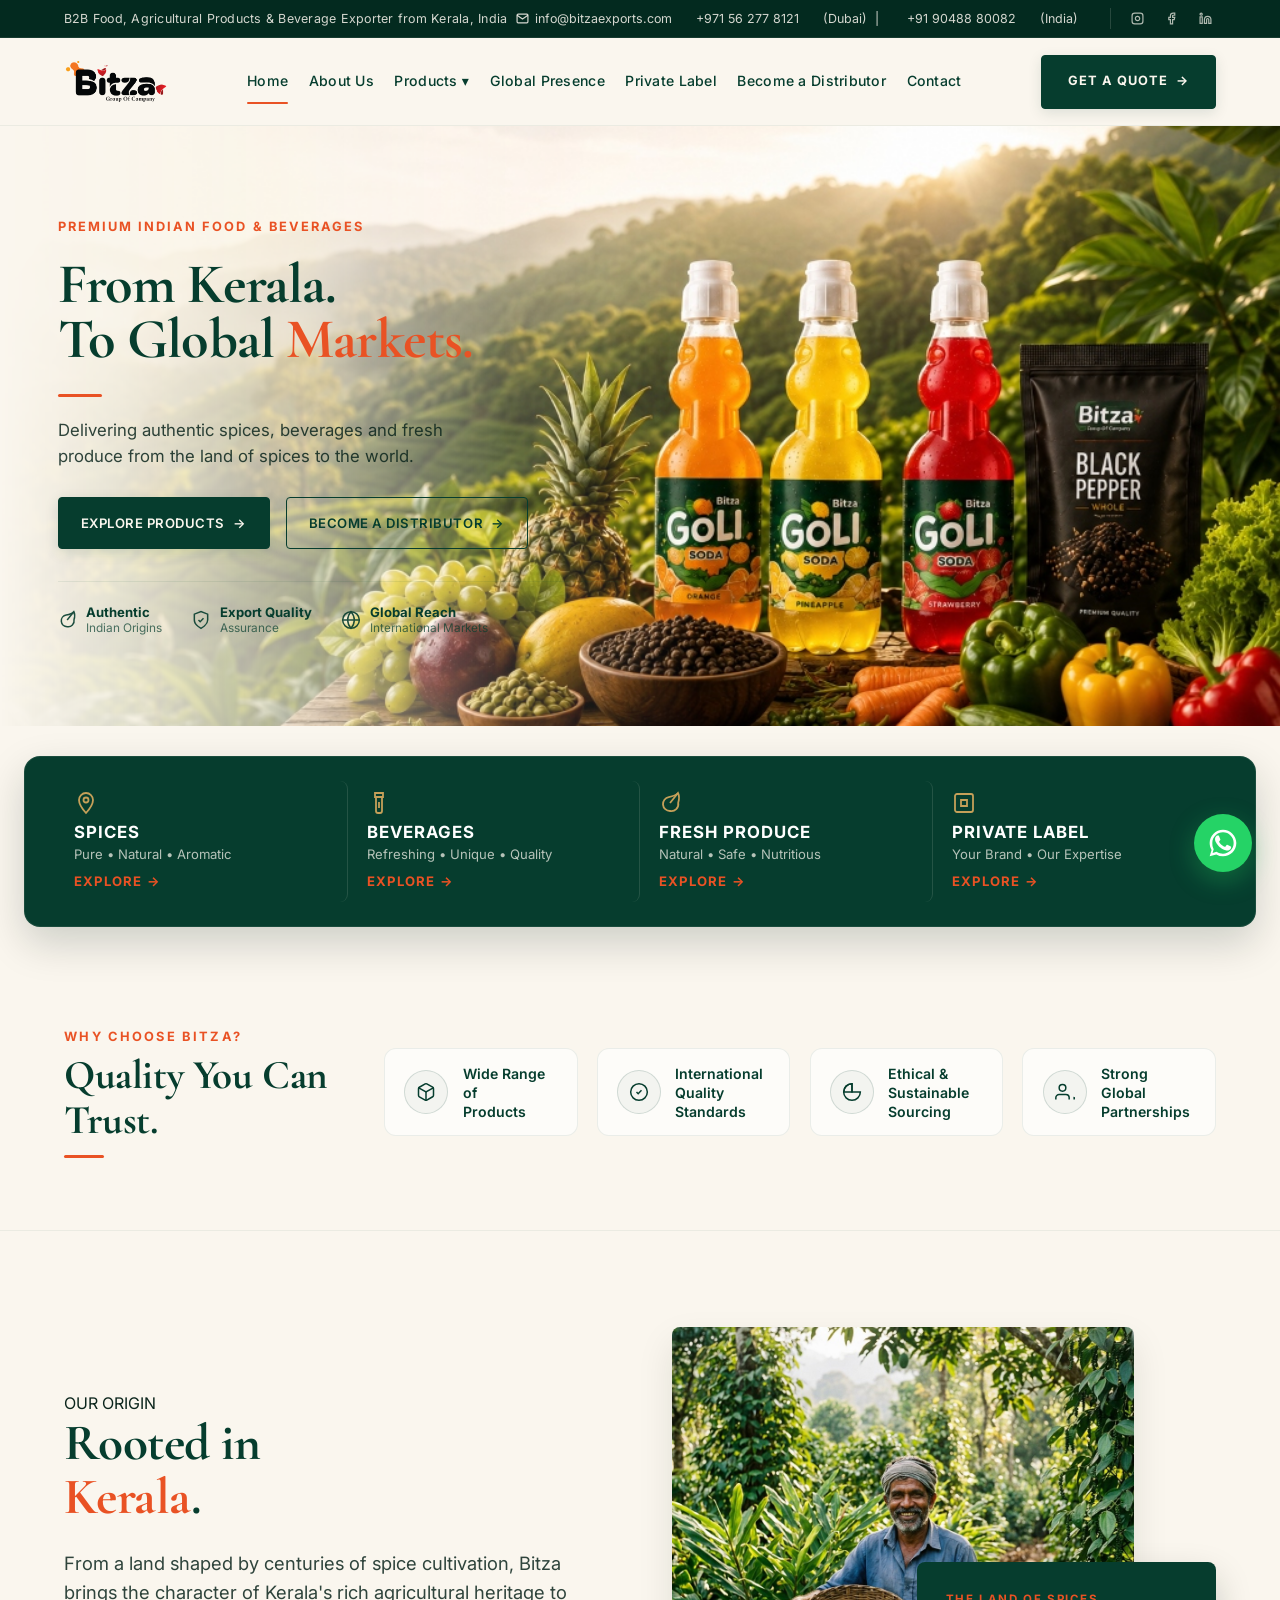
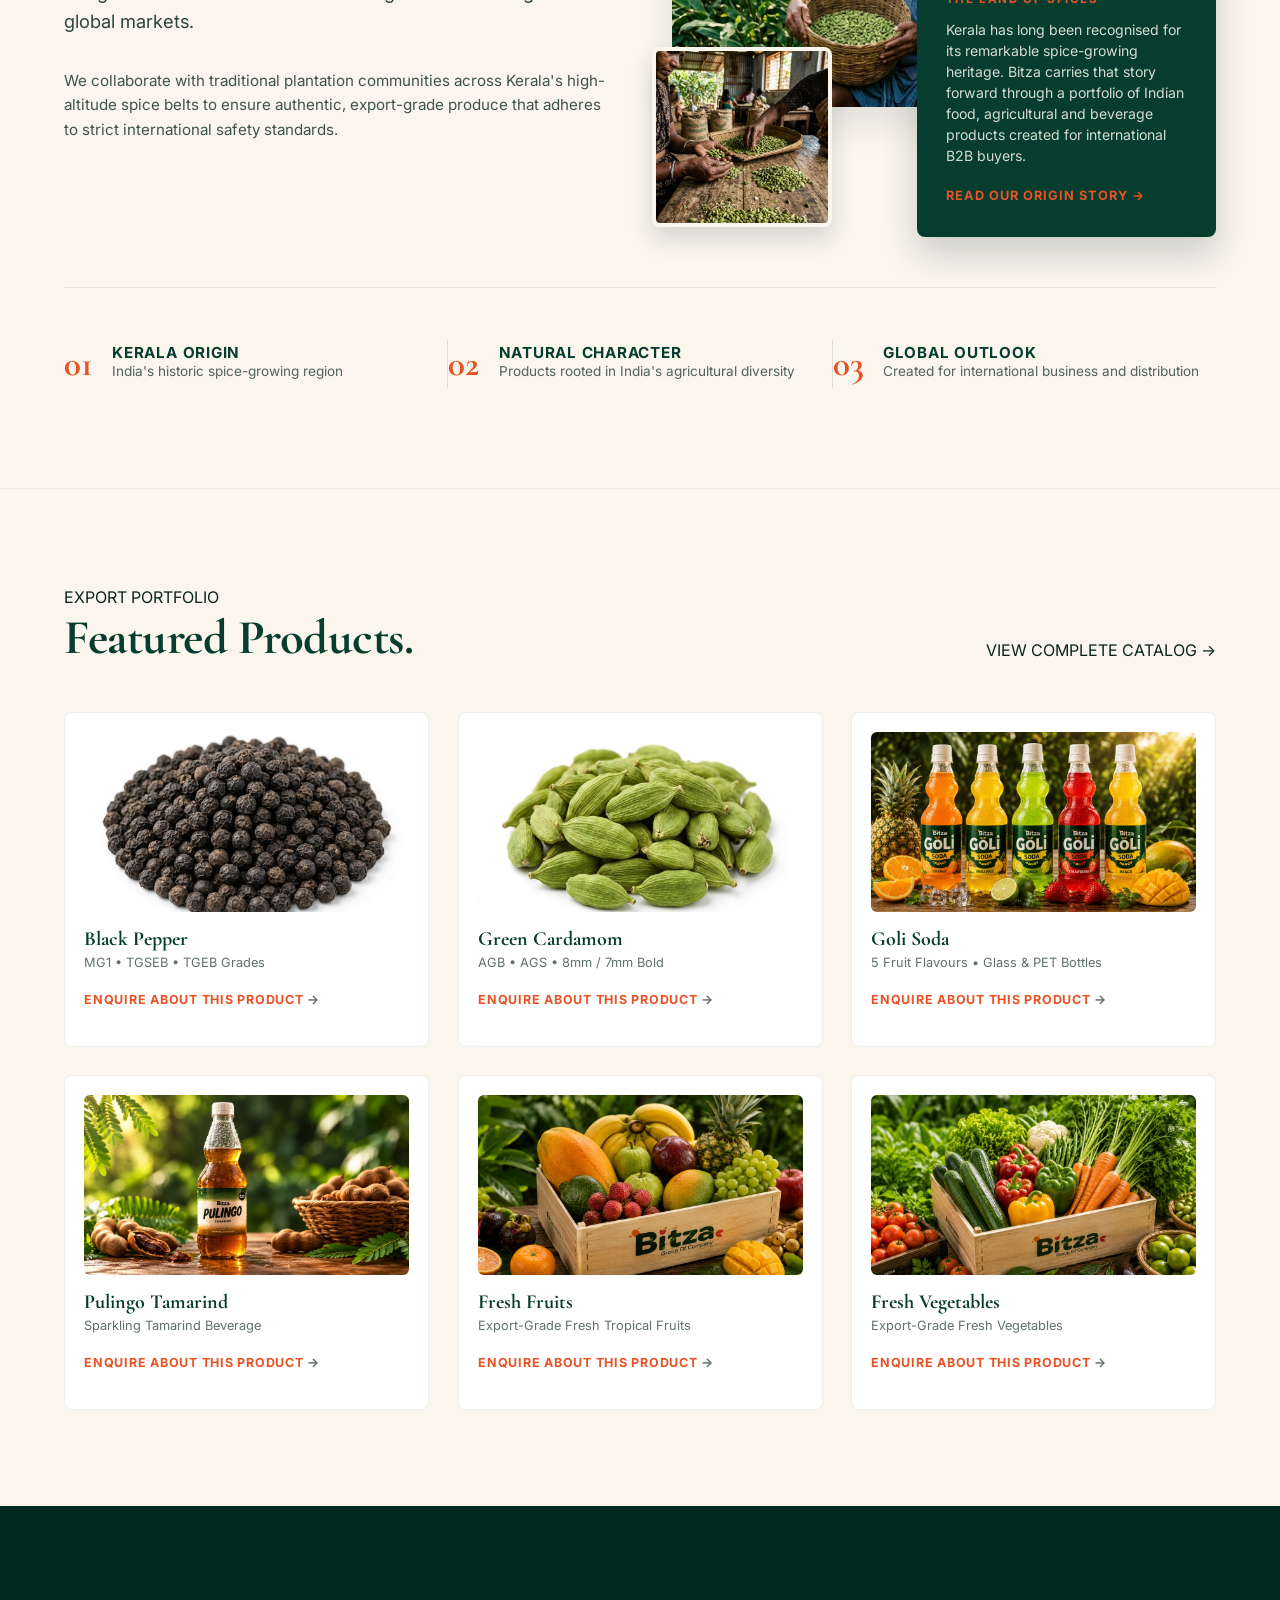
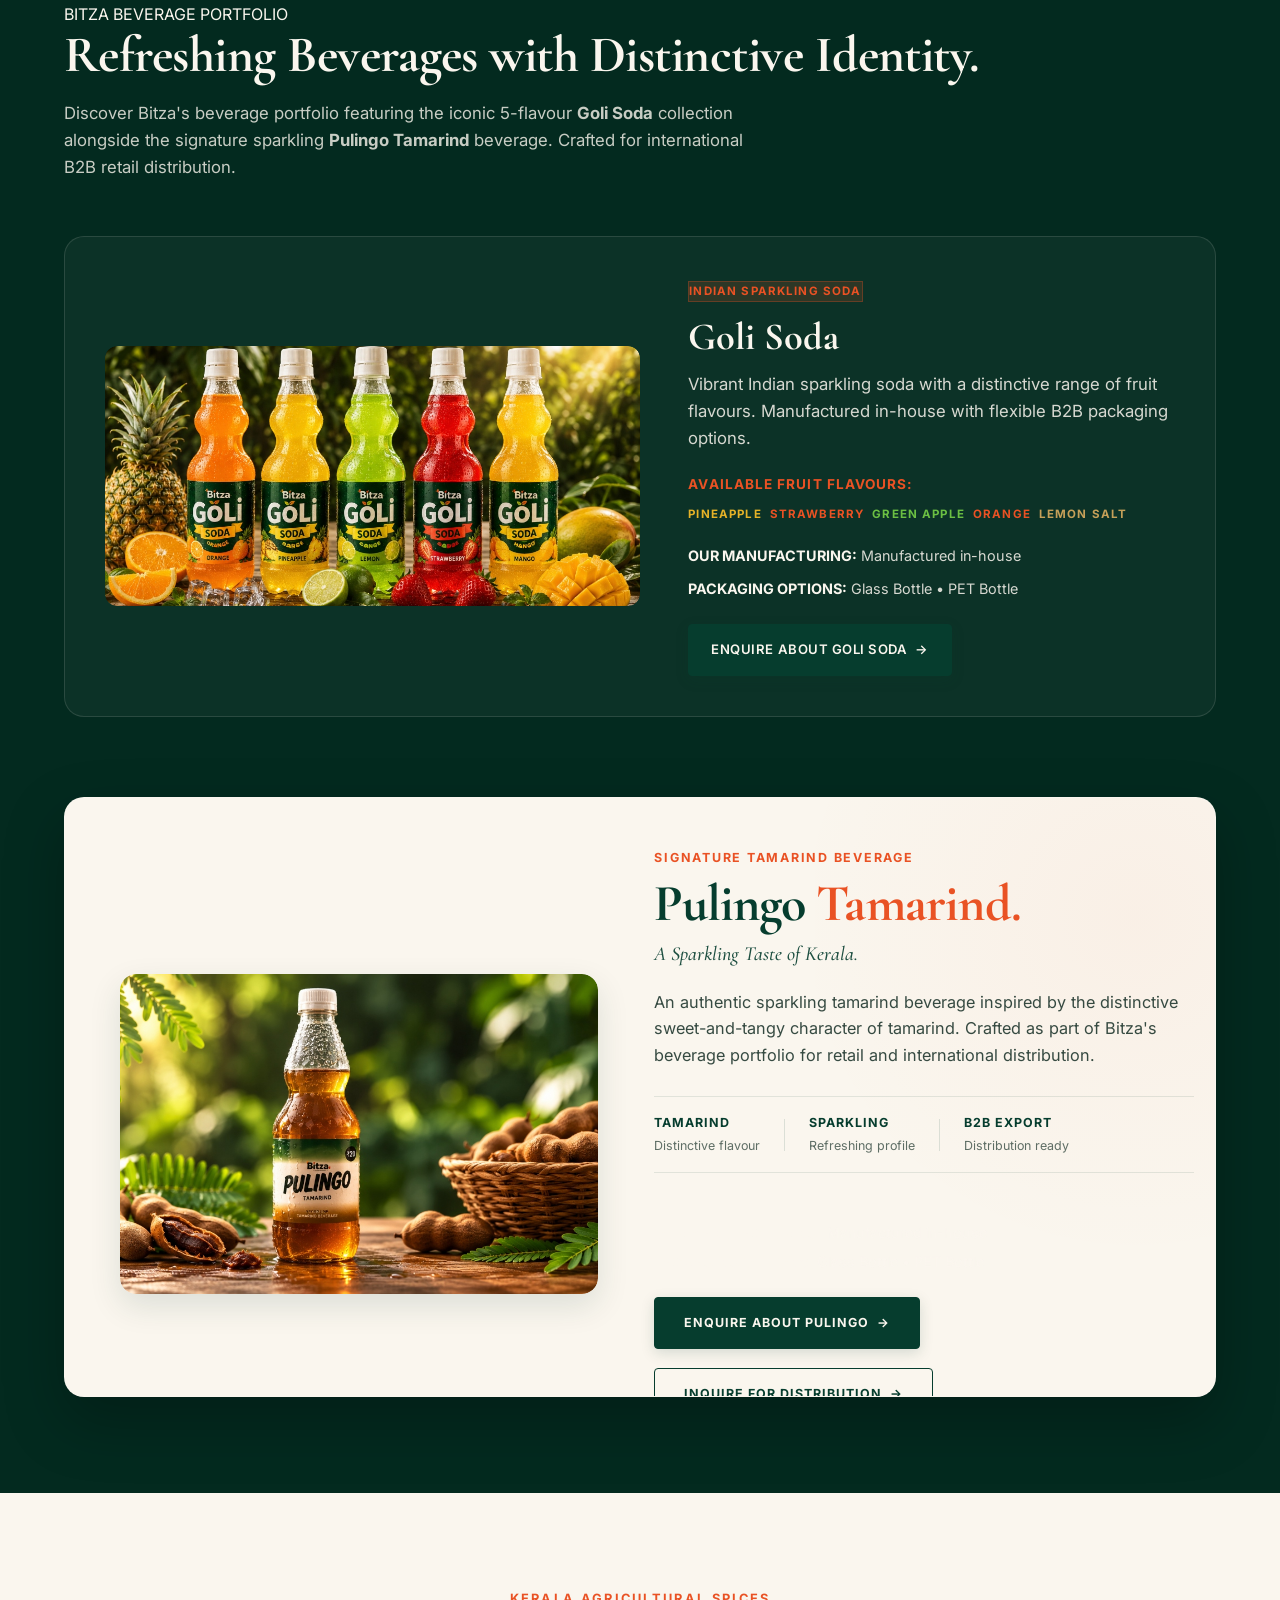
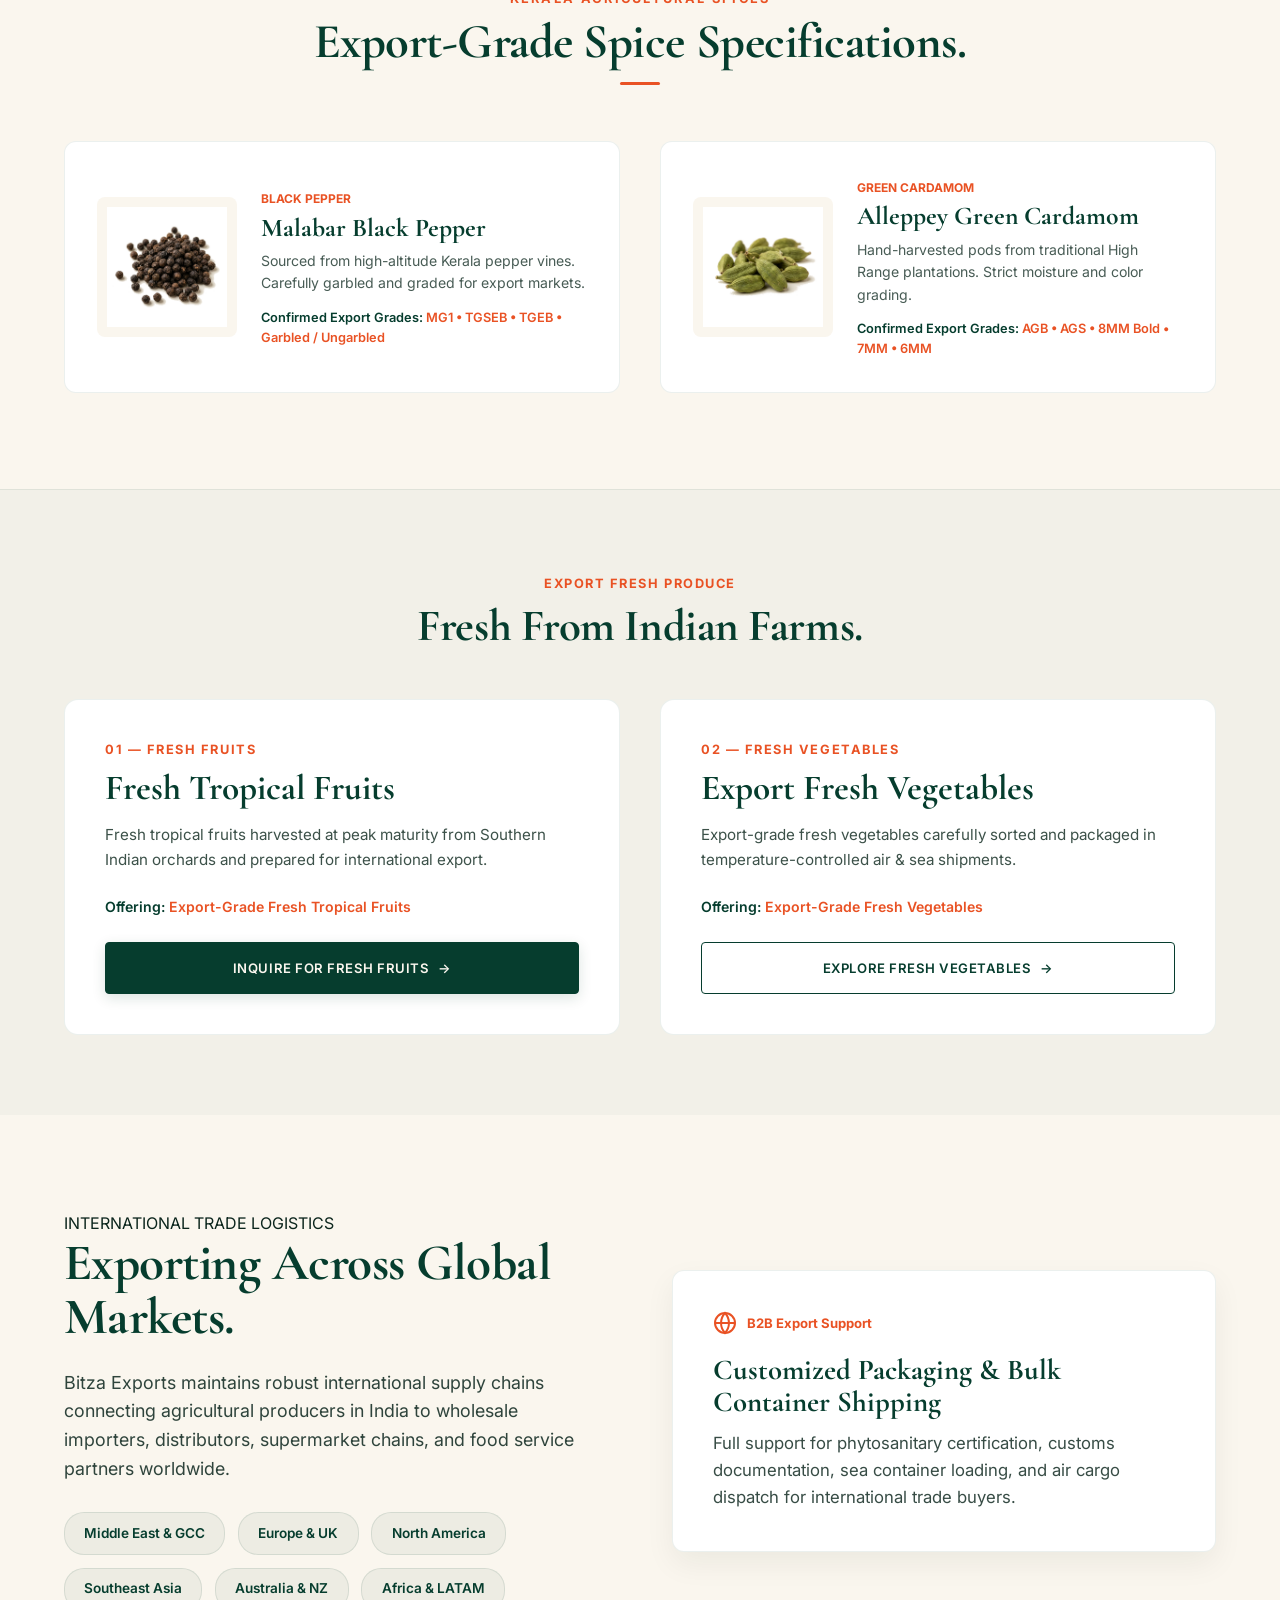
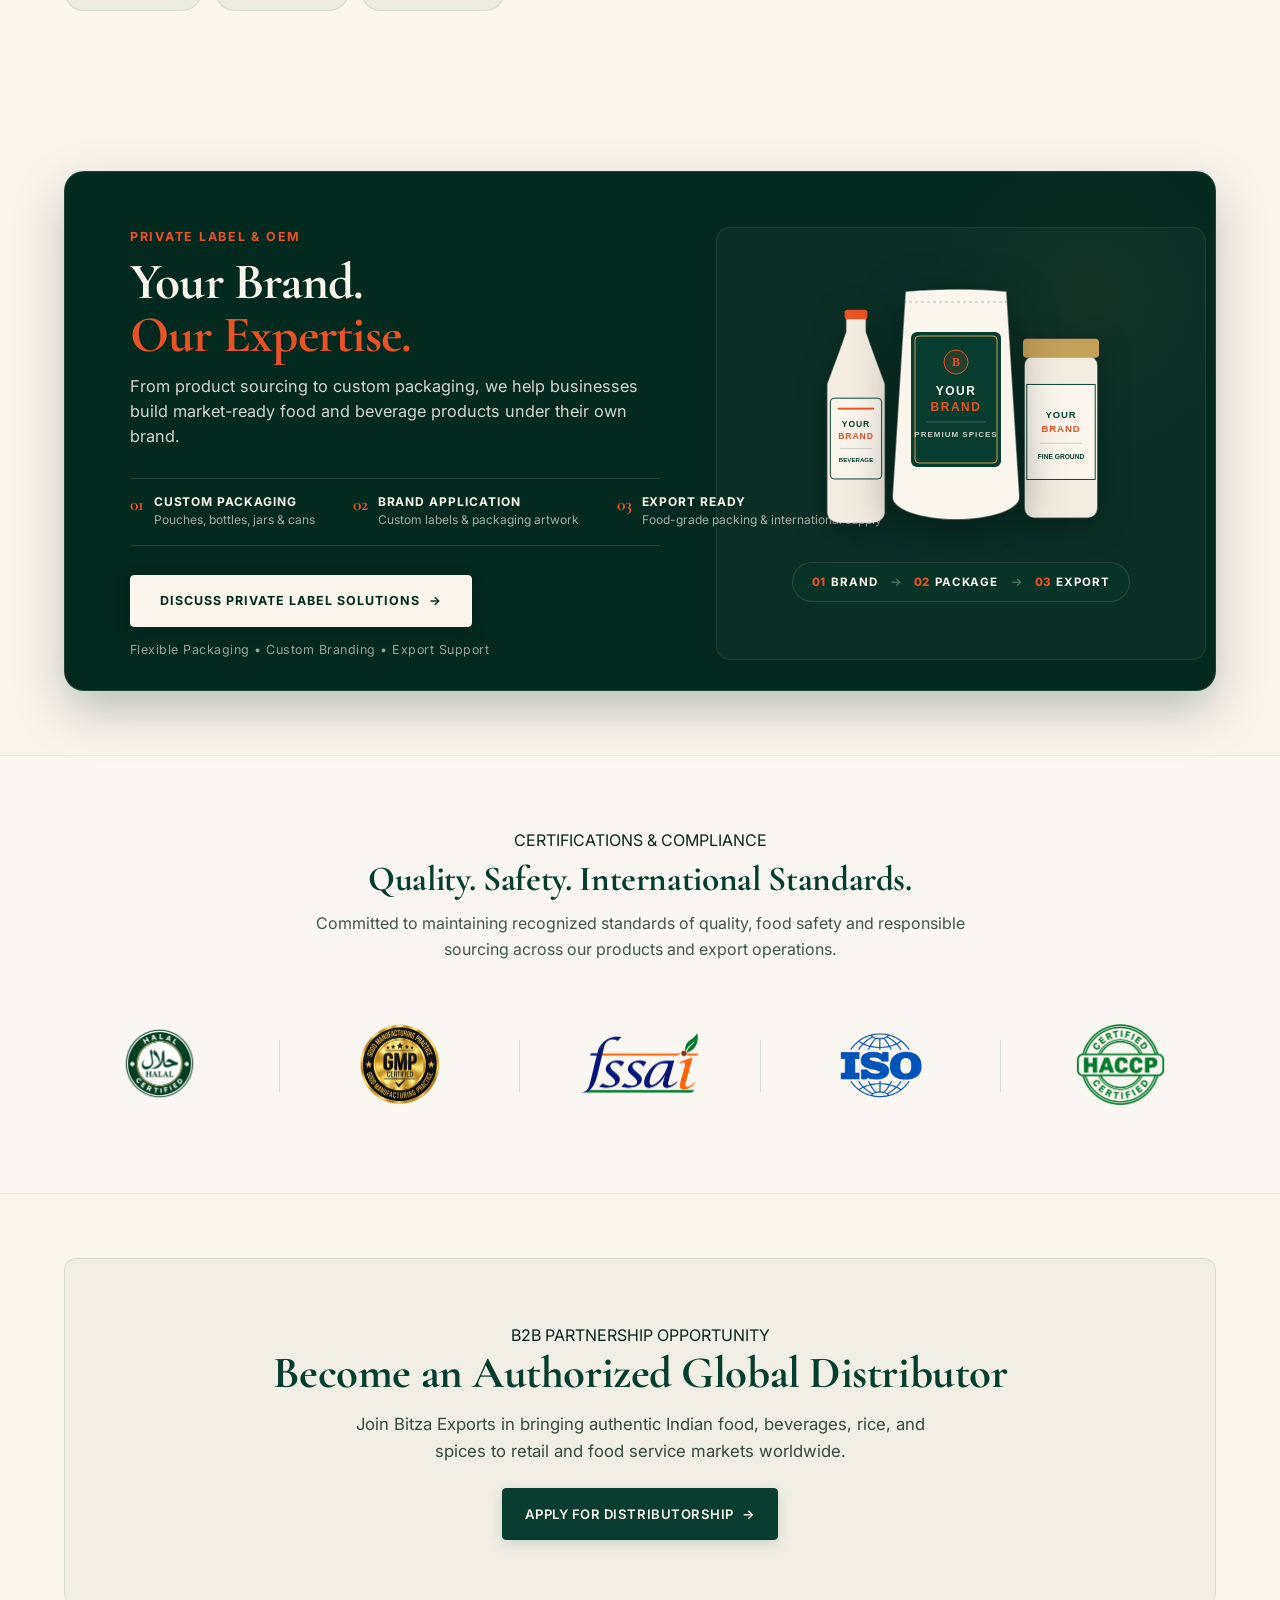
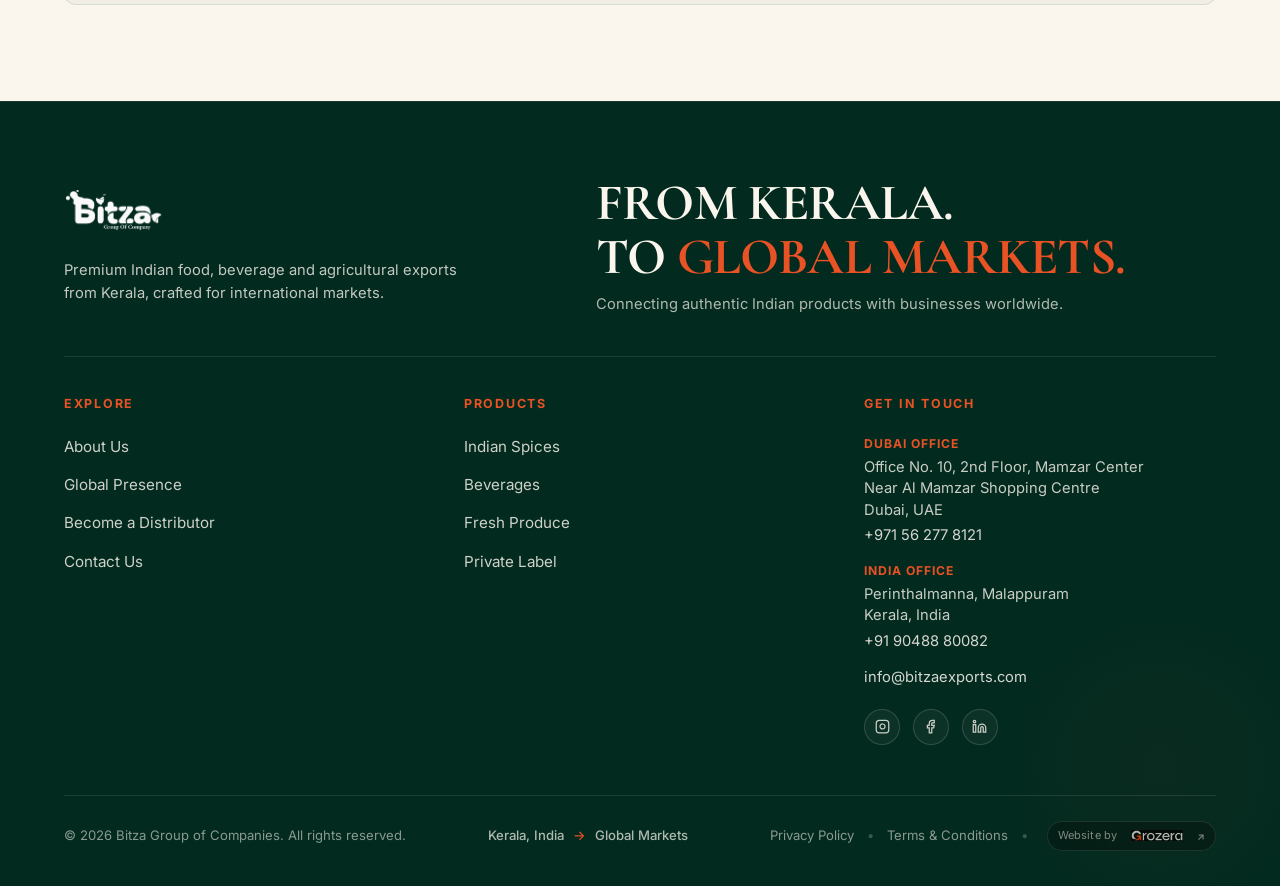
<file: index.html>
<!DOCTYPE html>
<html lang="en">
<head>
  <meta charset="UTF-8">
  <meta name="viewport" content="width=device-width, initial-scale=1.0">
  <title>Bitza Exports — Premium Global Food & Beverage Exporter from India</title>
  <meta name="description" content="Bitza Exports is a premier Kerala-based Indian food, agricultural products, and beverage export company supplying spices, Basmati rice, fresh produce, Goli Soda, and Pulingo tamarind beverage globally.">
  <meta name="keywords" content="Indian food exporter, Kerala spice exporter, Indian spices export, Goli Soda exporter, Pulingo tamarind beverage, Basmati rice export, fresh produce exporter, B2B food distributor">
  
  <!-- Pinterest Extension Opt-Out -->
  <meta name="pinterest" content="nopin" />

  <!-- Preload Hero Image -->
  <link rel="preload" as="image" href="productshero/products_hero.jpg?v=1400">

  <!-- Favicon -->
  <link rel="icon" type="image/png" href="assets/logo.png">
  
  <!-- Google Fonts: Cormorant Garamond (Editorial Serif) & Inter (Geometric Sans) -->
  <link rel="preconnect" href="https://fonts.googleapis.com">
  <link rel="preconnect" href="https://fonts.gstatic.com" crossorigin>
  <link href="https://fonts.googleapis.com/css2?family=Cormorant+Garamond:ital,wght@0,500;0,600;0,700;1,400&family=Inter:wght@300;400;500;600;700&display=swap" rel="stylesheet">

  <!-- CSS Stylesheet -->
  <link rel="stylesheet" href="css/style.css?v=1600">
</head>
<body>

  <!-- Top Utility Bar -->
  <div class="top-utility-bar">
    <div class="container utility-container">
      <div class="utility-left">
        <span>B2B Food, Agricultural Products & Beverage Exporter from Kerala, India</span>
      </div>
      <div class="utility-right">
        <a href="mailto:info@bitzaexports.com">
          <svg width="13" height="13" viewBox="0 0 24 24" fill="none" stroke="currentColor" stroke-width="2.2"><path d="M4 4h16c1.1 0 2 .9 2 2v12c0 1.1-.9 2-2 2H4c-1.1 0-2-.9-2-2V6c0-1.1.9-2 2-2z"></path><polyline points="22,6 12,13 2,6"></polyline></svg>
          info@bitzaexports.com
        </a>
        <a href="tel:+971562778121">+971 56 277 8121</a> (Dubai) &nbsp;|&nbsp; <a href="tel:+919048880082">+91 90488 80082</a> (India)
        <div class="utility-socials">
          <a href="https://www.instagram.com/bitza_group?igsh=MTluaHoxc25wZjhmeg==" target="_blank" rel="noopener noreferrer" aria-label="Visit Bitza on Instagram"><svg width="13" height="13" viewBox="0 0 24 24" fill="none" stroke="currentColor" stroke-width="2.2"><rect x="2" y="2" width="20" height="20" rx="5" ry="5"></rect><path d="M16 11.37A4 4 0 1 1 12.63 8 4 4 0 0 1 16 11.37z"></path><line x1="17.5" y1="6.5" x2="17.51" y2="6.5"></line></svg></a>
          <a href="https://www.facebook.com/share/p/14ssbmf7pZp/?mibextid=wwXIfr" target="_blank" rel="noopener noreferrer" aria-label="Visit Bitza on Facebook"><svg width="13" height="13" viewBox="0 0 24 24" fill="none" stroke="currentColor" stroke-width="2.2"><path d="M18 2h-3a5 5 0 0 0-5 5v3H7v4h3v8h4v-8h3l1-4h-4V7a1 1 0 0 1 1-1h3z"></path></svg></a>
          <a href="#" aria-label="LinkedIn"><svg width="13" height="13" viewBox="0 0 24 24" fill="none" stroke="currentColor" stroke-width="2.2"><path d="M16 8a6 6 0 0 1 6 6v7h-4v-7a2 2 0 0 0-2-2 2 2 0 0 0-2 2v7h-4v-7a6 6 0 0 1 6-6z"></path><rect x="2" y="9" width="4" height="12"></rect><circle cx="4" cy="4" r="2"></circle></svg></a>
        </div>
      </div>
    </div>
  </div>

  <!-- Header / Navigation -->
  <header id="mainHeader">
    <div class="nav-container">
      <a href="index.html" class="logo-container" id="logoLink">
        <img src="assets/logo.png" alt="Bitza Group of Companies Logo" nopin="nopin" data-pin-no-hover="true">
      </a>
      
      <!-- Desktop Navigation Links -->
      <nav aria-label="Main Navigation">
        <ul class="nav-links">
          <li class="active"><a href="index.html">Home</a></li>
          <li><a href="about.html">About Us</a></li>
          <li class="has-dropdown">
            <a href="products.html" aria-haspopup="true">Products <span class="arrow">▾</span></a>
            <ul class="dropdown-menu" style="min-width: 240px;">
              <li><a href="products.html" style="font-weight: 700; border-bottom: 1px solid rgba(6,61,46,0.08);">All Products Portfolio</a></li>
              <li><a href="products.html?cat=spices">Spices (Black Pepper & Cardamom)</a></li>
              <li><a href="products.html?cat=beverages">Beverages (Goli Soda & Pulingo)</a></li>
              <li><a href="products.html?cat=produce">Fresh Produce (Fruits & Vegetables)</a></li>
            </ul>
          </li>
          <li><a href="#global-presence">Global Presence</a></li>
          <li><a href="#private-label">Private Label</a></li>
          <li><a href="distributor.html">Become a Distributor</a></li>
          <li><a href="contact.html">Contact</a></li>
        </ul>
      </nav>
      
      <!-- Right Action Button -->
      <div class="nav-right-actions">
        <a href="contact.html" class="btn btn-nav-quote">GET A QUOTE <span class="arrow">→</span></a>
      </div>

      <!-- Mobile Hamburger Button -->
      <button class="burger-menu" id="burgerBtn" aria-label="Toggle Navigation Menu">
        <span></span>
        <span></span>
        <span></span>
      </button>
    </div>
  </header>

  <!-- Mobile Navigation Drawer -->
  <div class="mobile-nav-panel" id="mobilePanel">
    <ul class="mobile-nav-links">
      <li class="active"><a href="index.html">Home</a></li>
      <li><a href="about.html">About Us</a></li>
      <li>
        <a href="products.html">Products</a>
        <ul class="mobile-sub-menu">
          <li><a href="products.html?cat=spices">Spices (Black Pepper & Cardamom)</a></li>
          <li><a href="products.html?cat=beverages">Beverages (Goli Soda & Pulingo)</a></li>
          <li><a href="products.html?cat=produce">Fresh Produce (Fruits & Vegetables)</a></li>
        </ul>
      </li>
      <li><a href="#global-presence">Global Presence</a></li>
      <li><a href="#private-label">Private Label</a></li>
      <li><a href="distributor.html">Become a Distributor</a></li>
      <li><a href="contact.html">Contact</a></li>
    </ul>
    <div style="margin-top: 2rem; padding: 0 1.5rem;">
      <a href="contact.html" class="btn btn-hero-primary" style="width: 100%; text-align: center;">GET A QUOTE <span class="arrow">→</span></a>
    </div>
  </div>

  <!-- SECTION 01: HERO (SINGLE FULL-BLEED PHOTOGRAPHIC HERO BANNER) -->
  <section class="hero-editorial" id="hero">
    <div class="hero-bg-layer">
      <img src="productshero/products_hero_v4.jpg" alt="Bitza Premium Food and Beverage Products Hero Photography" class="hero-bg-full-img" nopin="nopin" data-pin-no-hover="true">
    </div>

    <div class="hero-content-wrapper">
      <!-- Left Side Content -->
      <div class="hero-left-content">
        <span class="hero-eyebrow">PREMIUM INDIAN FOOD &amp; BEVERAGES</span>
        
        <h1 class="hero-serif-headline">
          From Kerala.<br>
          To Global <span class="text-orange">Markets.</span>
        </h1>
        
        <div class="hero-orange-line"></div>
        
        <p class="hero-description">
          Delivering authentic spices, beverages and fresh produce from the land of spices to the world.
        </p>

        <div class="hero-cta-group">
          <a href="products.html" class="btn btn-hero-primary">EXPLORE PRODUCTS <span class="arrow">→</span></a>
          <a href="distributor.html" class="btn btn-hero-secondary">BECOME A DISTRIBUTOR <span class="arrow">→</span></a>
        </div>

        <!-- Full Product Hero Image for Mobile Layout -->
        <div class="hero-mobile-img-wrapper">
          <img src="productshero/products_hero_mobile.jpg" alt="Bitza Premium Food and Beverage Products Hero Photography" class="hero-mobile-img" nopin="nopin" data-pin-no-hover="true">
        </div>

        <!-- Trust Indicators -->
        <div class="hero-trust-bar">
          <div class="trust-item">
            <div class="trust-icon">
              <svg width="20" height="20" viewBox="0 0 24 24" fill="none" stroke="currentColor" stroke-width="1.8"><path d="M11 20A7 7 0 0 1 9.8 6.1C15.5 5 17 4.48 19 2c1 2.2 2 4 .2 9.8A7 7 0 0 1 11 20z"></path><path d="M19 2L11 12"></path></svg>
            </div>
            <div class="trust-text">
              <strong>Authentic</strong>
              <span>Indian Origins</span>
            </div>
          </div>
          
          <div class="trust-item">
            <div class="trust-icon">
              <svg width="20" height="20" viewBox="0 0 24 24" fill="none" stroke="currentColor" stroke-width="1.8"><path d="M12 22s8-4 8-10V5l-8-3-8 3v7c0 6 8 10 8 10z"></path><path d="M9 12l2 2 4-4"></path></svg>
            </div>
            <div class="trust-text">
              <strong>Export Quality</strong>
              <span>Assurance</span>
            </div>
          </div>

          <div class="trust-item">
            <div class="trust-icon">
              <svg width="20" height="20" viewBox="0 0 24 24" fill="none" stroke="currentColor" stroke-width="1.8"><circle cx="12" cy="12" r="10"></circle><line x1="2" y1="12" x2="22" y2="12"></line><path d="M12 2a15.3 15.3 0 0 1 4 10 15.3 15.3 0 0 1-4 10 15.3 15.3 0 0 1-4-10 15.3 15.3 0 0 1 4-10z"></path></svg>
            </div>
            <div class="trust-text">
              <strong>Global Reach</strong>
              <span>International Markets</span>
            </div>
          </div>
        </div>
      </div>
    </div>
  </section>

  <!-- SECTION 02: PRODUCT CATEGORIES BAR -->
  <section class="category-nav-section">
    <div class="container">
      <div class="category-bar-container">
        
        <!-- Category 1: Spices -->
        <a href="products.html?cat=spices" class="category-bar-item">
          <div class="category-item-icon">
            <svg width="24" height="24" viewBox="0 0 24 24" fill="none" stroke="#C5A059" stroke-width="1.8"><path d="M12 2a7 7 0 0 0-7 7c0 5.25 7 13 7 13s7-7.75 7-13a7 7 0 0 0-7-7z"></path><circle cx="12" cy="9" r="2.5"></circle></svg>
          </div>
          <div class="category-item-body">
            <h3>SPICES</h3>
            <p>Pure • Natural • Aromatic</p>
            <span class="category-explore-link">EXPLORE <span class="arrow">→</span></span>
          </div>
        </a>

        <!-- Category 2: Beverages -->
        <a href="products.html?cat=beverages" class="category-bar-item">
          <div class="category-item-icon">
            <svg width="24" height="24" viewBox="0 0 24 24" fill="none" stroke="#C5A059" stroke-width="1.8"><path d="M8 2h8v4H8z"></path><path d="M9 6v14a2 2 0 0 0 2 2h2a2 2 0 0 0 2-2V6"></path><line x1="12" y1="11" x2="12" y2="17"></line></svg>
          </div>
          <div class="category-item-body">
            <h3>BEVERAGES</h3>
            <p>Refreshing • Unique • Quality</p>
            <span class="category-explore-link">EXPLORE <span class="arrow">→</span></span>
          </div>
        </a>

        <!-- Category 3: Fresh Produce -->
        <a href="products.html?cat=produce" class="category-bar-item">
          <div class="category-item-icon">
            <svg width="24" height="24" viewBox="0 0 24 24" fill="none" stroke="#C5A059" stroke-width="1.8"><path d="M11 20A7 7 0 0 1 9.8 6.1C15.5 5 17 4.48 19 2c1 2.2 2 4 .2 9.8A7 7 0 0 1 11 20z"></path><path d="M19 2L11 12"></path></svg>
          </div>
          <div class="category-item-body">
            <h3>FRESH PRODUCE</h3>
            <p>Natural • Safe • Nutritious</p>
            <span class="category-explore-link">EXPLORE <span class="arrow">→</span></span>
          </div>
        </a>

        <!-- Category 4: Private Label -->
        <a href="#private-label" class="category-bar-item">
          <div class="category-item-icon">
            <svg width="24" height="24" viewBox="0 0 24 24" fill="none" stroke="#C5A059" stroke-width="1.8"><rect x="3" y="3" width="18" height="18" rx="2"></rect><path d="M9 9h6v6H9z"></path></svg>
          </div>
          <div class="category-item-body">
            <h3>PRIVATE LABEL</h3>
            <p>Your Brand • Our Expertise</p>
            <span class="category-explore-link">EXPLORE <span class="arrow">→</span></span>
          </div>
        </a>

      </div>
    </div>
  </section>

  <!-- SECTION 03: WHY CHOOSE BITZA? -->
  <section class="why-bitza-section" id="why-choose-us">
    <div class="container">
      <div class="why-bitza-row">
        
        <!-- Left Side Title Box -->
        <div class="why-bitza-header-left">
          <span class="section-eyebrow-orange">WHY CHOOSE BITZA?</span>
          <h2 class="why-bitza-title">Quality You Can Trust.</h2>
          <div class="why-bitza-orange-line"></div>
        </div>

        <!-- Right Side 4 Value Cards Row -->
        <div class="why-bitza-cards-group">
          
          <div class="why-value-pill">
            <div class="value-icon-circle">
              <svg width="20" height="20" viewBox="0 0 24 24" fill="none" stroke="#063D2E" stroke-width="1.8"><path d="M21 16V8a2 2 0 0 0-1-1.73l-7-4a2 2 0 0 0-2 0l-7 4A2 2 0 0 0 3 8v8a2 2 0 0 0 1 1.73l7 4a2 2 0 0 0 2 0l7-4A2 2 0 0 0 21 16z"></path><polyline points="3.27 6.96 12 12.01 20.73 6.96"></polyline><line x1="12" y1="22.08" x2="12" y2="12"></line></svg>
            </div>
            <span>Wide Range of<br>Products</span>
          </div>

          <div class="why-value-pill">
            <div class="value-icon-circle">
              <svg width="20" height="20" viewBox="0 0 24 24" fill="none" stroke="#063D2E" stroke-width="1.8"><circle cx="12" cy="12" r="10"></circle><path d="M9 12l2 2 4-4"></path></svg>
            </div>
            <span>International<br>Quality Standards</span>
          </div>

          <div class="why-value-pill">
            <div class="value-icon-circle">
              <svg width="20" height="20" viewBox="0 0 24 24" fill="none" stroke="#063D2E" stroke-width="1.8"><path d="M12 2a10 10 0 1 0 10 10H12V2z"></path><path d="M12 12L2.1 12A10 10 0 0 1 12 2v10z"></path></svg>
            </div>
            <span>Ethical & Sustainable<br>Sourcing</span>
          </div>

          <div class="why-value-pill">
            <div class="value-icon-circle">
              <svg width="20" height="20" viewBox="0 0 24 24" fill="none" stroke="#063D2E" stroke-width="1.8"><path d="M17 21v-2a4 4 0 0 0-4-4H5a4 4 0 0 0-4 4v2"></path><circle cx="9" cy="7" r="4"></circle><path d="M23 21v-2a4 4 0 0 1 0 7.75"></path></svg>
            </div>
            <span>Strong Global<br>Partnerships</span>
          </div>

        </div>

      </div>
    </div>
  </section>

  <!-- SECTION 04: ROOTED IN KERALA -->
  <section class="about-section" id="about">
    <div class="container">
      <div class="about-intro-grid">
        <div class="about-text reveal-up">
          <span class="eyebrow">OUR ORIGIN</span>
          <h2 class="serif-title-h2">
            Rooted in<br>
            <span class="color-highlight">Kerala</span>.
          </h2>
          <p class="about-lead">
            From a land shaped by centuries of spice cultivation, Bitza brings the character of Kerala's rich agricultural heritage to global markets.
          </p>
          <p style="margin-top: 1rem; color: rgba(11,37,28,0.78); font-size: 0.95rem;">
            We collaborate with traditional plantation communities across Kerala's high-altitude spice belts to ensure authentic, export-grade produce that adheres to strict international safety standards.
          </p>
        </div>

        <div class="about-visual-composition reveal-up">
          <div class="about-main-image-wrap">
            <img src="assets/farmer_harvesting.jpg" alt="Kerala Spice Plantation Farmer Documented Sourcing" class="about-main-img" nopin="nopin" data-pin-no-hover="true">
          </div>
          <div class="about-overlay-closeup">
            <img src="assets/journey_step2.jpg" alt="Cardamom Pods Harvesting Close-up" class="about-closeup-img" nopin="nopin" data-pin-no-hover="true">
          </div>
          <div class="about-overlay-card">
            <span class="card-eyebrow">THE LAND OF SPICES</span>
            <p class="card-text">
              Kerala has long been recognised for its remarkable spice-growing heritage. Bitza carries that story forward through a portfolio of Indian food, agricultural and beverage products created for international B2B buyers.
            </p>
            <a href="about.html" class="card-link">READ OUR ORIGIN STORY <span class="arrow">→</span></a>
          </div>
        </div>
      </div>

      <div class="about-highlights-row reveal-up">
        <div class="highlight-item">
          <span class="highlight-num">01</span>
          <div class="highlight-content">
            <h4>KERALA ORIGIN</h4>
            <p>India's historic spice-growing region</p>
          </div>
        </div>
        <div class="highlight-divider"></div>
        <div class="highlight-item">
          <span class="highlight-num">02</span>
          <div class="highlight-content">
            <h4>NATURAL CHARACTER</h4>
            <p>Products rooted in India's agricultural diversity</p>
          </div>
        </div>
        <div class="highlight-divider"></div>
        <div class="highlight-item">
          <span class="highlight-num">03</span>
          <div class="highlight-content">
            <h4>GLOBAL OUTLOOK</h4>
            <p>Created for international business and distribution</p>
          </div>
        </div>
      </div>
    </div>
  </section>

  <!-- SECTION 05: FEATURED EXPORT PRODUCTS -->
  <section class="products-range-section" id="products-showcase">
    <div class="container">
      <div class="section-header-flex reveal-up">
        <div>
          <span class="eyebrow">EXPORT PORTFOLIO</span>
          <h2>Featured Products.</h2>
        </div>
        <a href="products.html" class="btn btn-secondary">VIEW COMPLETE CATALOG <span class="arrow">→</span></a>
      </div>
      
      <div class="products-horizontal-grid reveal-up">
        <!-- 1. Black Pepper -->
        <div class="product-range-card" onclick="window.location.href='contact.html?product=Black%20Pepper'">
          <div class="product-range-thumb-wrap">
            <img src="assets/product_pepper.jpg" alt="Premium Black Pepper Exporter" nopin="nopin" data-pin-no-hover="true">
          </div>
          <h4>Black Pepper</h4>
          <span>MG1 • TGSEB • TGEB Grades</span>
          <a href="contact.html?product=Black%20Pepper" class="range-card-link">ENQUIRE ABOUT THIS PRODUCT <span class="arrow">→</span></a>
        </div>
        
        <!-- 2. Green Cardamom -->
        <div class="product-range-card" onclick="window.location.href='contact.html?product=Green%20Cardamom'">
          <div class="product-range-thumb-wrap">
            <img src="assets/product_cardamom.jpg" alt="Alleppey Green Cardamom Exporter" nopin="nopin" data-pin-no-hover="true">
          </div>
          <h4>Green Cardamom</h4>
          <span>AGB • AGS • 8mm / 7mm Bold</span>
          <a href="contact.html?product=Green%20Cardamom" class="range-card-link">ENQUIRE ABOUT THIS PRODUCT <span class="arrow">→</span></a>
        </div>
        
        <!-- 3. Goli Soda -->
        <div class="product-range-card" onclick="window.location.href='contact.html?product=Goli%20Soda'">
          <div class="product-range-thumb-wrap">
            <img src="assets/goli_soda_lineup.jpg?v=500" alt="Bitza Goli Soda Portfolio Exporter" nopin="nopin" data-pin-no-hover="true">
          </div>
          <h4>Goli Soda</h4>
          <span>5 Fruit Flavours • Glass & PET Bottles</span>
          <a href="contact.html?product=Goli%20Soda" class="range-card-link">ENQUIRE ABOUT THIS PRODUCT <span class="arrow">→</span></a>
        </div>

        <!-- 4. Pulingo Tamarind -->
        <div class="product-range-card" onclick="window.location.href='contact.html?product=Pulingo%20Tamarind'">
          <div class="product-range-thumb-wrap">
            <img src="assets/pulingo.jpg?v=600" alt="Bitza Pulingo Tamarind Beverage Exporter" nopin="nopin" data-pin-no-hover="true">
          </div>
          <h4>Pulingo Tamarind</h4>
          <span>Sparkling Tamarind Beverage</span>
          <a href="contact.html?product=Pulingo%20Tamarind" class="range-card-link">ENQUIRE ABOUT THIS PRODUCT <span class="arrow">→</span></a>
        </div>
        
        <!-- 5. Fresh Fruits -->
        <div class="product-range-card" onclick="window.location.href='contact.html?product=Fresh%20Fruits'">
          <div class="product-range-thumb-wrap">
            <img src="assets/fresh_fruits.jpg?v=100" alt="Fresh Fruits Exporter" nopin="nopin" data-pin-no-hover="true">
          </div>
          <h4>Fresh Fruits</h4>
          <span>Export-Grade Fresh Tropical Fruits</span>
          <a href="contact.html?product=Fresh%20Fruits" class="range-card-link">ENQUIRE ABOUT THIS PRODUCT <span class="arrow">→</span></a>
        </div>

        <!-- 6. Fresh Vegetables -->
        <div class="product-range-card" onclick="window.location.href='contact.html?product=Fresh%20Vegetables'">
          <div class="product-range-thumb-wrap">
            <img src="assets/fresh_vegetables.jpg?v=100" alt="Fresh Vegetables Exporter" nopin="nopin" data-pin-no-hover="true">
          </div>
          <h4>Fresh Vegetables</h4>
          <span>Export-Grade Fresh Vegetables</span>
          <a href="contact.html?product=Fresh%20Vegetables" class="range-card-link">ENQUIRE ABOUT THIS PRODUCT <span class="arrow">→</span></a>
        </div>
      </div>
    </div>
  </section>

  <!-- SECTION 06: BEVERAGE FAMILY SHOWCASE (GOLI SODA & PULINGO PRODUCT SPOTLIGHT) -->
  <section class="beverage-family-section" id="beverage-family" style="background-color: var(--color-forest-dark); padding: 6rem 0; color: var(--color-ivory);">
    <div class="container">
      <div class="section-header reveal-up" style="text-align: left; margin-bottom: 3.5rem;">
        <span class="eyebrow-orange">BITZA BEVERAGE PORTFOLIO</span>
        <h2 style="color: var(--color-ivory); font-family: var(--font-serif); font-size: clamp(2.4rem, 4vw, 3.8rem);">Refreshing Beverages with Distinctive Identity.</h2>
        <p style="color: rgba(250,246,238,0.8); max-width: 680px; margin-top: 1rem;">
          Discover Bitza's beverage portfolio featuring the iconic 5-flavour <strong>Goli Soda</strong> collection alongside the signature sparkling <strong>Pulingo Tamarind</strong> beverage. Crafted for international B2B retail distribution.
        </p>
      </div>

      <!-- Goli Soda Showcase Unit (Single Product Spotlight with Flavours & Packaging Options) -->
      <div style="margin-bottom: 5rem;">
        <div class="goli-showcase-card">
          
          <div class="goli-showcase-img-wrap">
            <img src="assets/goli_soda_lineup.jpg?v=500" alt="Bitza Goli Soda Product Portfolio" class="goli-showcase-img" nopin="nopin" data-pin-no-hover="true">
          </div>

          <div class="goli-showcase-content">
            <span class="goli-flavour-tag" style="background: rgba(233,82,36,0.15); color: #E95224; border: 1px solid rgba(233,82,36,0.3); font-weight: 700; letter-spacing: 0.1em;">INDIAN SPARKLING SODA</span>
            <h3 style="font-family: var(--font-serif); font-size: 2.4rem; color: var(--color-ivory); margin: 0.6rem 0 0.8rem 0;">Goli Soda</h3>
            <p style="color: rgba(250,246,238,0.85); font-size: 1.05rem; line-height: 1.6; margin-bottom: 1.2rem;">
              Vibrant Indian sparkling soda with a distinctive range of fruit flavours. Manufactured in-house with flexible B2B packaging options.
            </p>
            
            <div style="margin-bottom: 1rem;">
              <strong style="color: var(--color-orange); font-size: 0.85rem; letter-spacing: 0.08em; text-transform: uppercase;">Available Fruit Flavours:</strong>
              <div style="display: flex; flex-wrap: wrap; gap: 0.5rem; margin-top: 0.5rem;">
                <span class="goli-flavour-tag tag-pineapple">Pineapple</span>
                <span class="goli-flavour-tag tag-strawberry">Strawberry</span>
                <span class="goli-flavour-tag tag-green-apple">Green Apple</span>
                <span class="goli-flavour-tag tag-orange">Orange</span>
                <span class="goli-flavour-tag tag-lemon-salt">Lemon Salt</span>
              </div>
            </div>

            <div style="margin-bottom: 0.6rem; color: rgba(250,246,238,0.85); font-size: 0.9rem;">
              <strong style="color: var(--color-ivory);">OUR MANUFACTURING:</strong> Manufactured in-house
            </div>
            <div style="margin-bottom: 1.5rem; color: rgba(250,246,238,0.85); font-size: 0.9rem;">
              <strong style="color: var(--color-ivory);">PACKAGING OPTIONS:</strong> Glass Bottle • PET Bottle
            </div>

            <a href="contact.html?product=Goli%20Soda" class="btn btn-hero-primary">ENQUIRE ABOUT GOLI SODA <span class="arrow">→</span></a>
          </div>

        </div>
      </div>

      <!-- PULINGO TAMARIND PRODUCT SPOTLIGHT (USING NEW IMAGE FROM pulingo/ DIRECTORY) -->
      <div class="pulingo-spotlight-wrapper reveal-up">
        <div class="pulingo-spotlight-card">
          
          <!-- LEFT: PRODUCT VISUAL (46%) -->
          <div class="pulingo-visual-col">
            <div class="pulingo-img-frame" style="border-radius: 16px; overflow: hidden; height: 320px;">
              <img src="assets/pulingo.jpg?v=600" alt="Bitza Pulingo Tamarind sparkling beverage with tamarind pods" class="pulingo-spotlight-img" style="width: 100%; height: 100%; object-fit: cover; object-position: center; border-radius: 16px;" nopin="nopin" data-pin-no-hover="true">
            </div>
          </div>

          <!-- RIGHT: PRODUCT STORY & EDITORIAL CONTENT (54%) -->
          <div class="pulingo-story-col">
            
            <span class="pulingo-eyebrow">SIGNATURE TAMARIND BEVERAGE</span>
            
            <h2 class="pulingo-headline">Pulingo <span class="text-orange">Tamarind.</span></h2>
            
            <p class="pulingo-subheading">A Sparkling Taste of Kerala.</p>
            
            <p class="pulingo-description">
              An authentic sparkling tamarind beverage inspired by the distinctive sweet-and-tangy character of tamarind. Crafted as part of Bitza's beverage portfolio for retail and international distribution.
            </p>

            <!-- Horizontal Product Attributes Row -->
            <div class="pulingo-attributes-row">
              <div class="pulingo-attr-item">
                <strong class="attr-title">TAMARIND</strong>
                <span class="attr-sub">Distinctive flavour</span>
              </div>
              <div class="pulingo-attr-divider"></div>
              <div class="pulingo-attr-item">
                <strong class="attr-title">SPARKLING</strong>
                <span class="attr-sub">Refreshing profile</span>
              </div>
              <div class="pulingo-attr-divider"></div>
              <div class="pulingo-attr-item">
                <strong class="attr-title">B2B EXPORT</strong>
                <span class="attr-sub">Distribution ready</span>
              </div>
            </div>

            <div style="margin-top: 1rem; margin-bottom: 1.5rem; color: rgba(250,246,238,0.85); font-size: 0.9rem; line-height: 1.6;">
              <div style="margin-bottom: 0.4rem;"><strong style="color: var(--color-ivory);">OUR MANUFACTURING:</strong> Manufactured in-house</div>
              <div><strong style="color: var(--color-ivory);">PACKAGING OPTIONS:</strong> Glass Bottle • PET Bottle</div>
            </div>

            <!-- CTA Buttons Area -->
            <div class="pulingo-cta-group">
              <a href="contact.html?product=Pulingo%20Tamarind" class="btn btn-pulingo-primary">ENQUIRE ABOUT PULINGO <span class="arrow">→</span></a>
              <a href="contact.html?product=Pulingo%20Tamarind" class="btn btn-pulingo-secondary">INQUIRE FOR DISTRIBUTION <span class="arrow">→</span></a>
            </div>

          </div>

        </div>
      </div>

    </div>
  </section>

  <!-- SECTION 07: SPICE ORIGIN & AGRICULTURAL SPECIFICATIONS -->
  <section class="spice-origin-section" id="spice-specs" style="padding: 6rem 0; background-color: var(--color-ivory);">
    <div class="container">
      <div class="section-header reveal-up" style="text-align: center; margin-bottom: 3.5rem;">
        <span class="section-eyebrow-orange">KERALA AGRICULTURAL SPICES</span>
        <h2>Export-Grade Spice Specifications.</h2>
        <div class="why-bitza-orange-line" style="margin: 0.8rem auto 0 auto;"></div>
      </div>

      <div style="display: grid; grid-template-columns: repeat(2, 1fr); gap: 2.5rem;">
        
        <div style="background-color: var(--color-white); border-radius: 12px; border: 1px solid var(--color-border); padding: 2rem; display: flex; gap: 1.5rem; align-items: center;">
          <div style="width: 140px; height: 140px; border-radius: 8px; overflow: hidden; flex-shrink: 0; background-color: var(--color-ivory); display: flex; align-items: center; justify-content: center;">
            <img src="assets/pepper.png" alt="Black Pepper Peppercorns and Vines" style="max-height: 120px; object-fit: contain;" nopin="nopin" data-pin-no-hover="true">
          </div>
          <div>
            <span style="font-size: 0.75rem; font-weight: 700; color: var(--color-orange); text-transform: uppercase;">BLACK PEPPER</span>
            <h3 style="font-family: var(--font-serif); font-size: 1.6rem; color: var(--color-forest); margin: 0.2rem 0 0.5rem 0;">Malabar Black Pepper</h3>
            <p style="font-size: 0.88rem; color: rgba(11,37,28,0.75); margin-bottom: 0.8rem;">Sourced from high-altitude Kerala pepper vines. Carefully garbled and graded for export markets.</p>
            <div style="font-size: 0.8rem; font-weight: 600; color: var(--color-forest);">
              Confirmed Export Grades: <span style="color: var(--color-orange);">MG1 • TGSEB • TGEB • Garbled / Ungarbled</span>
            </div>
          </div>
        </div>

        <div style="background-color: var(--color-white); border-radius: 12px; border: 1px solid var(--color-border); padding: 2rem; display: flex; gap: 1.5rem; align-items: center;">
          <div style="width: 140px; height: 140px; border-radius: 8px; overflow: hidden; flex-shrink: 0; background-color: var(--color-ivory); display: flex; align-items: center; justify-content: center;">
            <img src="assets/cardamom.png" alt="Green Cardamom Pods and Plantation" style="max-height: 120px; object-fit: contain;" nopin="nopin" data-pin-no-hover="true">
          </div>
          <div>
            <span style="font-size: 0.75rem; font-weight: 700; color: var(--color-orange); text-transform: uppercase;">GREEN CARDAMOM</span>
            <h3 style="font-family: var(--font-serif); font-size: 1.6rem; color: var(--color-forest); margin: 0.2rem 0 0.5rem 0;">Alleppey Green Cardamom</h3>
            <p style="font-size: 0.88rem; color: rgba(11,37,28,0.75); margin-bottom: 0.8rem;">Hand-harvested pods from traditional High Range plantations. Strict moisture and color grading.</p>
            <div style="font-size: 0.8rem; font-weight: 600; color: var(--color-forest);">
              Confirmed Export Grades: <span style="color: var(--color-orange);">AGB • AGS • 8MM Bold • 7MM • 6MM</span>
            </div>
          </div>
        </div>

      </div>
    </div>
  </section>

  <!-- SECTION 08: FRESH PRODUCE EXPORT SHOWCASE -->
  <section style="padding: 5rem 0; background-color: rgba(6,61,46,0.03); border-top: 1px solid rgba(6,61,46,0.08);">
    <div class="container">
      <div style="text-align: center; margin-bottom: 3rem;">
        <span style="font-size: 0.8rem; font-weight: 700; color: var(--color-orange); letter-spacing: 0.12em; text-transform: uppercase;">EXPORT FRESH PRODUCE</span>
        <h2 style="font-family: var(--font-serif); font-size: clamp(2rem, 3.5vw, 2.8rem); color: var(--color-forest); margin-top: 0.4rem;">Fresh From Indian Farms.</h2>
      </div>

      <div style="display: grid; grid-template-columns: repeat(2, 1fr); gap: 2.5rem; align-items: stretch;">
        
        <div style="background-color: var(--color-white); border-radius: 14px; padding: 2.5rem; border: 1px solid var(--color-border); display: flex; flex-direction: column;">
          <span style="font-size: 0.8rem; font-weight: 700; color: var(--color-orange); letter-spacing: 0.12em; text-transform: uppercase;">01 — FRESH FRUITS</span>
          <h3 style="font-family: var(--font-serif); font-size: 2.2rem; color: var(--color-forest); margin: 0.5rem 0 1rem 0;">Fresh Tropical Fruits</h3>
          <p style="font-size: 0.95rem; color: rgba(11,37,28,0.8); line-height: 1.6; margin-bottom: 1.5rem;">
            Fresh tropical fruits harvested at peak maturity from Southern Indian orchards and prepared for international export.
          </p>
          <div style="font-size: 0.88rem; font-weight: 600; color: var(--color-forest); margin-bottom: 1.5rem;">
            Offering: <span style="color: var(--color-orange);">Export-Grade Fresh Tropical Fruits</span>
          </div>
          <a href="contact.html?product=Fresh%20Fruits" class="btn btn-hero-primary" style="width: auto; margin-top: auto;">INQUIRE FOR FRESH FRUITS <span class="arrow">→</span></a>
        </div>

        <div style="background-color: var(--color-white); border-radius: 14px; padding: 2.5rem; border: 1px solid var(--color-border); display: flex; flex-direction: column;">
          <span style="font-size: 0.8rem; font-weight: 700; color: var(--color-orange); letter-spacing: 0.12em; text-transform: uppercase;">02 — FRESH VEGETABLES</span>
          <h3 style="font-family: var(--font-serif); font-size: 2.2rem; color: var(--color-forest); margin: 0.5rem 0 1rem 0;">Export Fresh Vegetables</h3>
          <p style="font-size: 0.95rem; color: rgba(11,37,28,0.8); line-height: 1.6; margin-bottom: 1.5rem;">
            Export-grade fresh vegetables carefully sorted and packaged in temperature-controlled air &amp; sea shipments.
          </p>
          <div style="font-size: 0.88rem; font-weight: 600; color: var(--color-forest); margin-bottom: 1.5rem;">
            Offering: <span style="color: var(--color-orange);">Export-Grade Fresh Vegetables</span>
          </div>
          <a href="contact.html?product=Fresh%20Vegetables" class="btn btn-hero-secondary" style="width: auto; margin-top: auto;">EXPLORE FRESH VEGETABLES <span class="arrow">→</span></a>
        </div>

      </div>
    </div>
  </section>

  <!-- SECTION 09: GLOBAL PRESENCE & PRIVATE LABEL -->
  <section class="global-presence-section" id="global-presence">
    <div class="container">
      <div class="global-grid">
        <div class="global-text reveal-up">
          <span class="eyebrow">INTERNATIONAL TRADE LOGISTICS</span>
          <h2 class="serif-title-h2">Exporting Across Global Markets.</h2>
          <p class="lead">
            Bitza Exports maintains robust international supply chains connecting agricultural producers in India to wholesale importers, distributors, supermarket chains, and food service partners worldwide.
          </p>
          <div class="global-regions-grid">
            <div class="region-chip">Middle East & GCC</div>
            <div class="region-chip">Europe & UK</div>
            <div class="region-chip">North America</div>
            <div class="region-chip">Southeast Asia</div>
            <div class="region-chip">Australia & NZ</div>
            <div class="region-chip">Africa & LATAM</div>
          </div>
        </div>
        <div class="global-map-card reveal-up">
          <div class="map-badge">
            <svg width="24" height="24" viewBox="0 0 24 24" fill="none" stroke="#E95224" stroke-width="2"><circle cx="12" cy="12" r="10"></circle><line x1="2" y1="12" x2="22" y2="12"></line><path d="M12 2a15.3 15.3 0 0 1 4 10 15.3 15.3 0 0 1-4 10 15.3 15.3 0 0 1-4-10 15.3 15.3 0 0 1 4-10z"></path></svg>
            <span>B2B Export Support</span>
          </div>
          <h3>Customized Packaging & Bulk Container Shipping</h3>
          <p>Full support for phytosanitary certification, customs documentation, sea container loading, and air cargo dispatch for international trade buyers.</p>
        </div>
      </div>
    </div>
  </section>

    <!-- PRIVATE LABEL B2B SECTION -->
  <section class="private-label-section" id="private-label">
    <div class="container">
      <div class="private-label-card reveal-up">
        
        <!-- LEFT COLUMN: EDITORIAL CONTENT & CAPABILITIES (52%) -->
        <div class="pl-left-content">
          <span class="pl-eyebrow">PRIVATE LABEL & OEM</span>
          
          <h2 class="pl-headline">
            Your Brand.<br>
            <span class="text-orange">Our Expertise.</span>
          </h2>
          
          <p class="pl-description">
            From product sourcing to custom packaging, we help businesses build market-ready food and beverage products under their own brand.
          </p>

          <!-- 3 Compact Capabilities List -->
          <div class="pl-capabilities-group">
            <div class="pl-cap-item">
              <span class="cap-num">01</span>
              <div class="cap-text-wrap">
                <h4 class="cap-title">CUSTOM PACKAGING</h4>
                <p class="cap-sub">Pouches, bottles, jars & cans</p>
              </div>
            </div>
            
            <div class="pl-cap-divider"></div>

            <div class="pl-cap-item">
              <span class="cap-num">02</span>
              <div class="cap-text-wrap">
                <h4 class="cap-title">BRAND APPLICATION</h4>
                <p class="cap-sub">Custom labels & packaging artwork</p>
              </div>
            </div>

            <div class="pl-cap-divider"></div>

            <div class="pl-cap-item">
              <span class="cap-num">03</span>
              <div class="cap-text-wrap">
                <h4 class="cap-title">EXPORT READY</h4>
                <p class="cap-sub">Food-grade packing & international supply</p>
              </div>
            </div>
          </div>

          <!-- CTA & Optional Trust Line -->
          <div class="pl-cta-row">
            <a href="contact.html?subject=Private%20Label" class="btn btn-pl-primary">
              DISCUSS PRIVATE LABEL SOLUTIONS <span class="arrow">→</span>
            </a>
          </div>

          <p class="pl-trust-line">
            Flexible Packaging • Custom Branding • Export Support
          </p>

        </div>

        <!-- RIGHT COLUMN: PRIVATE LABEL MOCKUP VISUAL & PROCESS (48%) -->
        <div class="pl-right-visual">
          <div class="pl-visual-container">
            
            <!-- SVG Packaging Visual Graphic -->
            <div class="pl-mockup-stage">
              
              <!-- Beverage Bottle (Left) -->
              <div class="mockup-bottle-wrap">
                <svg width="90" height="230" viewBox="0 0 90 230" fill="none" xmlns="http://www.w3.org/2000/svg">
                  <!-- Bottle Body -->
                  <path d="M 35 10 L 55 10 L 55 25 L 62 45 L 75 80 L 75 215 C 75 222 68 226 60 226 L 30 226 C 22 226 15 222 15 215 L 15 80 L 28 45 L 35 25 Z" fill="#F3ECE1" stroke="rgba(250,246,238,0.3)" stroke-width="1.5"/>
                  <!-- Cap -->
                  <rect x="33" y="2" width="24" height="10" rx="3" fill="#E95224"/>
                  <!-- Label -->
                  <rect x="18" y="95" width="54" height="85" rx="4" fill="#FAF6EE" stroke="#063D2E" stroke-width="1"/>
                  <!-- Label Content -->
                  <rect x="26" y="105" width="38" height="2" fill="#E95224"/>
                  <text x="45" y="125" font-family="sans-serif" font-size="9" font-weight="700" fill="#063D2E" text-anchor="middle" letter-spacing="1">YOUR</text>
                  <text x="45" y="138" font-family="sans-serif" font-size="9" font-weight="700" fill="#E95224" text-anchor="middle" letter-spacing="1">BRAND</text>
                  <line x1="28" y1="148" x2="62" y2="148" stroke="rgba(6,61,46,0.2)" stroke-width="1"/>
                  <text x="45" y="162" font-family="sans-serif" font-size="6.5" font-weight="600" fill="#063D2E" text-anchor="middle">BEVERAGE</text>
                </svg>
              </div>

              <!-- Stand-up Pouch (Center Highlight) -->
              <div class="mockup-pouch-wrap">
                <svg width="150" height="250" viewBox="0 0 150 250" fill="none" xmlns="http://www.w3.org/2000/svg">
                  <!-- Pouch Body -->
                  <path d="M 25 15 C 25 15 75 10 125 15 L 138 220 C 138 232 110 242 75 242 C 40 242 12 232 12 220 Z" fill="#FAF6EE" stroke="rgba(250,246,238,0.4)" stroke-width="1.5"/>
                  <!-- Top Seal & Notch -->
                  <path d="M 22 25 L 128 25" stroke="rgba(6,61,46,0.15)" stroke-width="2" stroke-dasharray="3 3"/>
                  <path d="M 12 30 L 20 30" stroke="rgba(6,61,46,0.2)" stroke-width="1.5"/>
                  <!-- Label Plate -->
                  <rect x="30" y="55" width="90" height="135" rx="6" fill="#063D2E"/>
                  <rect x="34" y="59" width="82" height="127" rx="4" fill="none" stroke="#C5A059" stroke-width="1"/>
                  <!-- Label Branding -->
                  <circle cx="75" cy="85" r="12" fill="rgba(233,82,36,0.15)" stroke="#E95224" stroke-width="1"/>
                  <text x="75" y="89" font-family="serif" font-size="12" font-weight="700" fill="#E95224" text-anchor="middle">B</text>
                  <text x="75" y="118" font-family="sans-serif" font-size="12" font-weight="800" fill="#FAF6EE" text-anchor="middle" letter-spacing="1.5">YOUR</text>
                  <text x="75" y="134" font-family="sans-serif" font-size="12" font-weight="800" fill="#E95224" text-anchor="middle" letter-spacing="1.5">BRAND</text>
                  <line x1="45" y1="145" x2="105" y2="145" stroke="rgba(250,246,238,0.2)" stroke-width="1"/>
                  <text x="75" y="160" font-family="sans-serif" font-size="8" font-weight="600" fill="rgba(250,246,238,0.8)" text-anchor="middle" letter-spacing="1">PREMIUM SPICES</text>
                </svg>
              </div>

              <!-- Cylindrical Jar / Canister (Right) -->
              <div class="mockup-jar-wrap">
                <svg width="100" height="210" viewBox="0 0 100 210" fill="none" xmlns="http://www.w3.org/2000/svg">
                  <!-- Jar Body -->
                  <rect x="12" y="30" width="76" height="170" rx="10" fill="#F3ECE1" stroke="rgba(250,246,238,0.3)" stroke-width="1.5"/>
                  <!-- Lid -->
                  <rect x="10" y="12" width="80" height="20" rx="4" fill="#C5A059"/>
                  <!-- Label -->
                  <rect x="14" y="60" width="72" height="100" fill="#FAF6EE" stroke="#063D2E" stroke-width="1"/>
                  <text x="50" y="95" font-family="sans-serif" font-size="10" font-weight="700" fill="#063D2E" text-anchor="middle" letter-spacing="1">YOUR</text>
                  <text x="50" y="110" font-family="sans-serif" font-size="10" font-weight="700" fill="#E95224" text-anchor="middle" letter-spacing="1">BRAND</text>
                  <line x1="28" y1="122" x2="72" y2="122" stroke="rgba(6,61,46,0.2)" stroke-width="1"/>
                  <text x="50" y="138" font-family="sans-serif" font-size="7" font-weight="600" fill="#063D2E" text-anchor="middle">FINE GROUND</text>
                </svg>
              </div>

            </div>

            <!-- Process Flow Strip -->
            <div class="pl-process-strip">
              <div class="process-step">
                <span class="p-num">01</span>
                <span class="p-txt">BRAND</span>
              </div>
              <span class="p-arrow">→</span>
              <div class="process-step">
                <span class="p-num">02</span>
                <span class="p-txt">PACKAGE</span>
              </div>
              <span class="p-arrow">→</span>
              <div class="process-step">
                <span class="p-num">03</span>
                <span class="p-txt">EXPORT</span>
              </div>
            </div>

          </div>
        </div>

  </section>

  <!-- SECTION 9.5: CERTIFICATIONS & COMPLIANCE -->
  <section class="certifications-section" id="certifications">
    <div class="container">
      <div class="certifications-header reveal-up">
        <span class="eyebrow-orange">CERTIFICATIONS &amp; COMPLIANCE</span>
        <h2 class="certifications-headline">Quality. Safety. International Standards.</h2>
        <p class="certifications-subtext">
          Committed to maintaining recognized standards of quality, food safety and responsible sourcing across our products and export operations.
        </p>
      </div>

      <div class="certifications-grid reveal-up">
        
        <!-- Logo 1: HALAL -->
        <div class="cert-item">
          <img src="assets/certificates/halal.png" alt="HALAL Certification" class="cert-logo">
        </div>

        <div class="cert-divider" aria-hidden="true"></div>

        <!-- Logo 2: ORGANIC -->
        <div class="cert-item">
          <img src="assets/certificates/organic.png" alt="ORGANIC Certification" class="cert-logo">
        </div>

        <div class="cert-divider" aria-hidden="true"></div>

        <!-- Logo 3: FSSAI -->
        <div class="cert-item">
          <img src="assets/certificates/fssai.png" alt="FSSAI Certification" class="cert-logo">
        </div>

        <div class="cert-divider" aria-hidden="true"></div>

        <!-- Logo 4: ISO -->
        <div class="cert-item">
          <img src="assets/certificates/iso.png" alt="ISO Certification" class="cert-logo">
        </div>

        <div class="cert-divider" aria-hidden="true"></div>

        <!-- Logo 5: HACCP -->
        <div class="cert-item">
          <img src="assets/certificates/haccp.png" alt="HACCP Certification" class="cert-logo">
        </div>

      </div>
    </div>
  </section>

  <!-- SECTION 10: BECOME A DISTRIBUTOR CTA BANNER & FOOTER -->
  <section class="distributor-cta-section">
    <div class="container">
      <div class="distributor-banner reveal-up">
        <span class="eyebrow-orange">B2B PARTNERSHIP OPPORTUNITY</span>
        <h2>Become an Authorized Global Distributor</h2>
        <p>Join Bitza Exports in bringing authentic Indian food, beverages, rice, and spices to retail and food service markets worldwide.</p>
        <div style="margin-top: 1.5rem;">
          <a href="distributor.html" class="btn btn-hero-primary">APPLY FOR DISTRIBUTORSHIP <span class="arrow">→</span></a>
        </div>
      </div>
    </div>
  </section>

  <!-- Footer -->
    <!-- SECTION 11: PREMIUM EDITORIAL FOOTER -->
  <footer class="site-footer" id="site-footer">
    <div class="footer-container">
      
      <!-- TOP BRAND AREA (Two-Column Composition) -->
      <div class="footer-brand-grid">
        
        <!-- LEFT: Brand Logo & Description -->
        <div class="footer-brand-left">
          <div class="footer-logo-wrap">
            <img src="assets/logo.png" alt="Bitza Group of Companies Logo" class="footer-logo" nopin="nopin" data-pin-no-hover="true">
          </div>
          <p class="footer-brand-desc">
            Premium Indian food, beverage and agricultural exports from Kerala, crafted for international markets.
          </p>
        </div>

        <!-- RIGHT: Editorial Brand Statement -->
        <div class="footer-brand-right">
          <h2 class="footer-editorial-statement">
            FROM KERALA.<br>
            TO <span class="text-orange">GLOBAL MARKETS.</span>
          </h2>
          <p class="footer-statement-sub">
            Connecting authentic Indian products with businesses worldwide.
          </p>
        </div>

      </div>

      <!-- Subtle Divider #1 -->
      <div class="footer-divider"></div>

      <!-- FOOTER NAVIGATION (3 Well-Proportioned Columns) -->
      <div class="footer-nav-grid">
        
        <!-- COLUMN 1: EXPLORE -->
        <div class="footer-nav-col">
          <h4 class="footer-col-label">EXPLORE</h4>
          <ul class="footer-nav-links">
            <li><a href="about.html">About Us <span class="nav-arrow">→</span></a></li>
            <li><a href="index.html#global-presence">Global Presence <span class="nav-arrow">→</span></a></li>
            <li><a href="distributor.html">Become a Distributor <span class="nav-arrow">→</span></a></li>
            <li><a href="contact.html">Contact Us <span class="nav-arrow">→</span></a></li>
          </ul>
        </div>

        <!-- COLUMN 2: PRODUCTS -->
        <div class="footer-nav-col">
          <h4 class="footer-col-label">PRODUCTS</h4>
          <ul class="footer-nav-links">
            <li><a href="products.html?cat=spices">Indian Spices <span class="nav-arrow">→</span></a></li>
            <li><a href="products.html?cat=beverages">Beverages <span class="nav-arrow">→</span></a></li>
            <li><a href="products.html?cat=produce">Fresh Produce <span class="nav-arrow">→</span></a></li>
            <li><a href="index.html#private-label">Private Label <span class="nav-arrow">→</span></a></li>
          </ul>
        </div>

        <!-- COLUMN 3: GET IN TOUCH -->
        <div class="footer-nav-col">
          <h4 class="footer-col-label">GET IN TOUCH</h4>
          <div class="footer-contact-info">
            
            <!-- DUBAI OFFICE -->
            <div class="footer-office-block">
              <span class="footer-office-label">DUBAI OFFICE</span>
              <p class="footer-office-address">
                Office No. 10, 2nd Floor, Mamzar Center<br>
                Near Al Mamzar Shopping Centre<br>
                Dubai, UAE
              </p>
              <p class="footer-office-phone">
                <a href="tel:+971562778121" class="contact-link">+971 56 277 8121</a>
              </p>
            </div>

            <!-- INDIA OFFICE -->
            <div class="footer-office-block">
              <span class="footer-office-label">INDIA OFFICE</span>
              <p class="footer-office-address">
                Perinthalmanna, Malappuram<br>
                Kerala, India
              </p>
              <p class="footer-office-phone">
                <a href="tel:+919048880082" class="contact-link">+91 90488 80082</a>
              </p>
            </div>

            <!-- CORPORATE EMAIL -->
            <div style="margin-top: 0.75rem;">
              <p><a href="mailto:info@bitzaexports.com" class="contact-link">info@bitzaexports.com</a></p>
            </div>

          </div>

          <!-- Minimal Line Social Icons -->
          <div class="footer-social-bar">
            <a href="https://www.instagram.com/bitza_group?igsh=MTluaHoxc25wZjhmeg==" target="_blank" rel="noopener noreferrer" aria-label="Visit Bitza on Instagram" class="social-icon-link">
              <svg width="15" height="15" viewBox="0 0 24 24" fill="none" stroke="currentColor" stroke-width="2"><rect x="2" y="2" width="20" height="20" rx="5" ry="5"></rect><path d="M16 11.37A4 4 0 1 1 12.63 8 4 4 0 0 1 16 11.37z"></path><line x1="17.5" y1="6.5" x2="17.51" y2="6.5"></line></svg>
            </a>
            <a href="https://www.facebook.com/share/p/14ssbmf7pZp/?mibextid=wwXIfr" target="_blank" rel="noopener noreferrer" aria-label="Visit Bitza on Facebook" class="social-icon-link">
              <svg width="15" height="15" viewBox="0 0 24 24" fill="none" stroke="currentColor" stroke-width="2"><path d="M18 2h-3a5 5 0 0 0-5 5v3H7v4h3v8h4v-8h3l1-4h-4V7a1 1 0 0 1 1-1h3z"></path></svg>
            </a>
            <a href="#" aria-label="LinkedIn" class="social-icon-link">
              <svg width="15" height="15" viewBox="0 0 24 24" fill="none" stroke="currentColor" stroke-width="2"><path d="M16 8a6 6 0 0 1 6 6v7h-4v-7a2 2 0 0 0-2-2 2 2 0 0 0-2 2v7h-4v-7a6 6 0 0 1 6-6z"></path><rect x="2" y="9" width="4" height="12"></rect><circle cx="4" cy="4" r="2"></circle></svg>
            </a>
          </div>
        </div>

      </div>

      <!-- Subtle Divider #2 -->
      <div class="footer-divider" style="margin-top: 50px; margin-bottom: 25px;"></div>

      <!-- COMPACT BOTTOM BAR -->
      <div class="footer-bottom-bar">
        <div class="bottom-left">
          © 2026 Bitza Group of Companies. All rights reserved.
        </div>
        <div class="bottom-center">
          Kerala, India <span class="bottom-arrow">→</span> Global Markets
        </div>
        <div class="bottom-right">
          <a href="#">Privacy Policy</a>
          <span class="bottom-sep">•</span>
          <a href="#">Terms & Conditions</a>
          <span class="bottom-sep">•</span>
          <a href="https://www.grozera.com" target="_blank" rel="noopener noreferrer" class="grozera-btn-credit" aria-label="Website by Grozera">
            <span class="credit-label">Website by</span>
            <img src="assets/grozera_logo_black.png" alt="GROZERA" class="grozera-btn-logo">
            <span class="grozera-btn-arrow">↗</span>
          </a>
        </div>
      </div>

    </div>
  </footer>

  <!-- Floating WhatsApp Button -->
  <a href="https://wa.me/919048880082" class="whatsapp-float-btn" target="_blank" rel="noopener noreferrer" aria-label="Chat with Bitza Exports on WhatsApp">
    <svg width="32" height="32" viewBox="0 0 24 24" fill="none" xmlns="http://www.w3.org/2000/svg">
      <path d="M17.472 14.382c-.297-.149-1.758-.867-2.03-.967-.273-.099-.471-.148-.67.15-.197.297-.767.966-.94 1.164-.173.199-.347.223-.644.075-.297-.15-1.255-.463-2.39-1.475-.883-.788-1.48-1.761-1.653-2.059-.173-.297-.018-.458.13-.606.134-.133.298-.347.446-.521.151-.172.2-.296.3-.495.099-.198.05-.372-.025-.521-.075-.148-.669-1.611-.916-2.206-.242-.579-.487-.501-.669-.51l-.57-.01c-.198 0-.52.074-.792.372s-1.04 1.016-1.04 2.479 1.065 2.876 1.213 3.074c.149.198 2.095 3.2 5.076 4.487.709.306 1.263.489 1.694.626.712.226 1.36.194 1.872.118.571-.085 1.758-.719 2.006-1.413.248-.695.248-1.29.173-1.414-.074-.124-.272-.198-.57-.347z" fill="#FFFFFF"/>
      <path d="M12 2C6.477 2 2 6.477 2 12c0 1.89.525 3.66 1.438 5.168L2 22l4.974-1.397A9.957 9.957 0 0012 22c5.523 0 10-4.477 10-10S17.523 2 12 2zm0 18c-1.65 0-3.18-.43-4.507-1.182l-.323-.184-2.955.83.83-2.885-.205-.333A7.954 7.954 0 014 12c0-4.411 3.589-8 8-8s8 3.589 8 8-3.589 8-8 8z" fill="#FFFFFF"/>
    </svg>
  </a>

  <!-- Scripts -->
  <script src="js/main.js"></script>
</body>
</html>
</file>
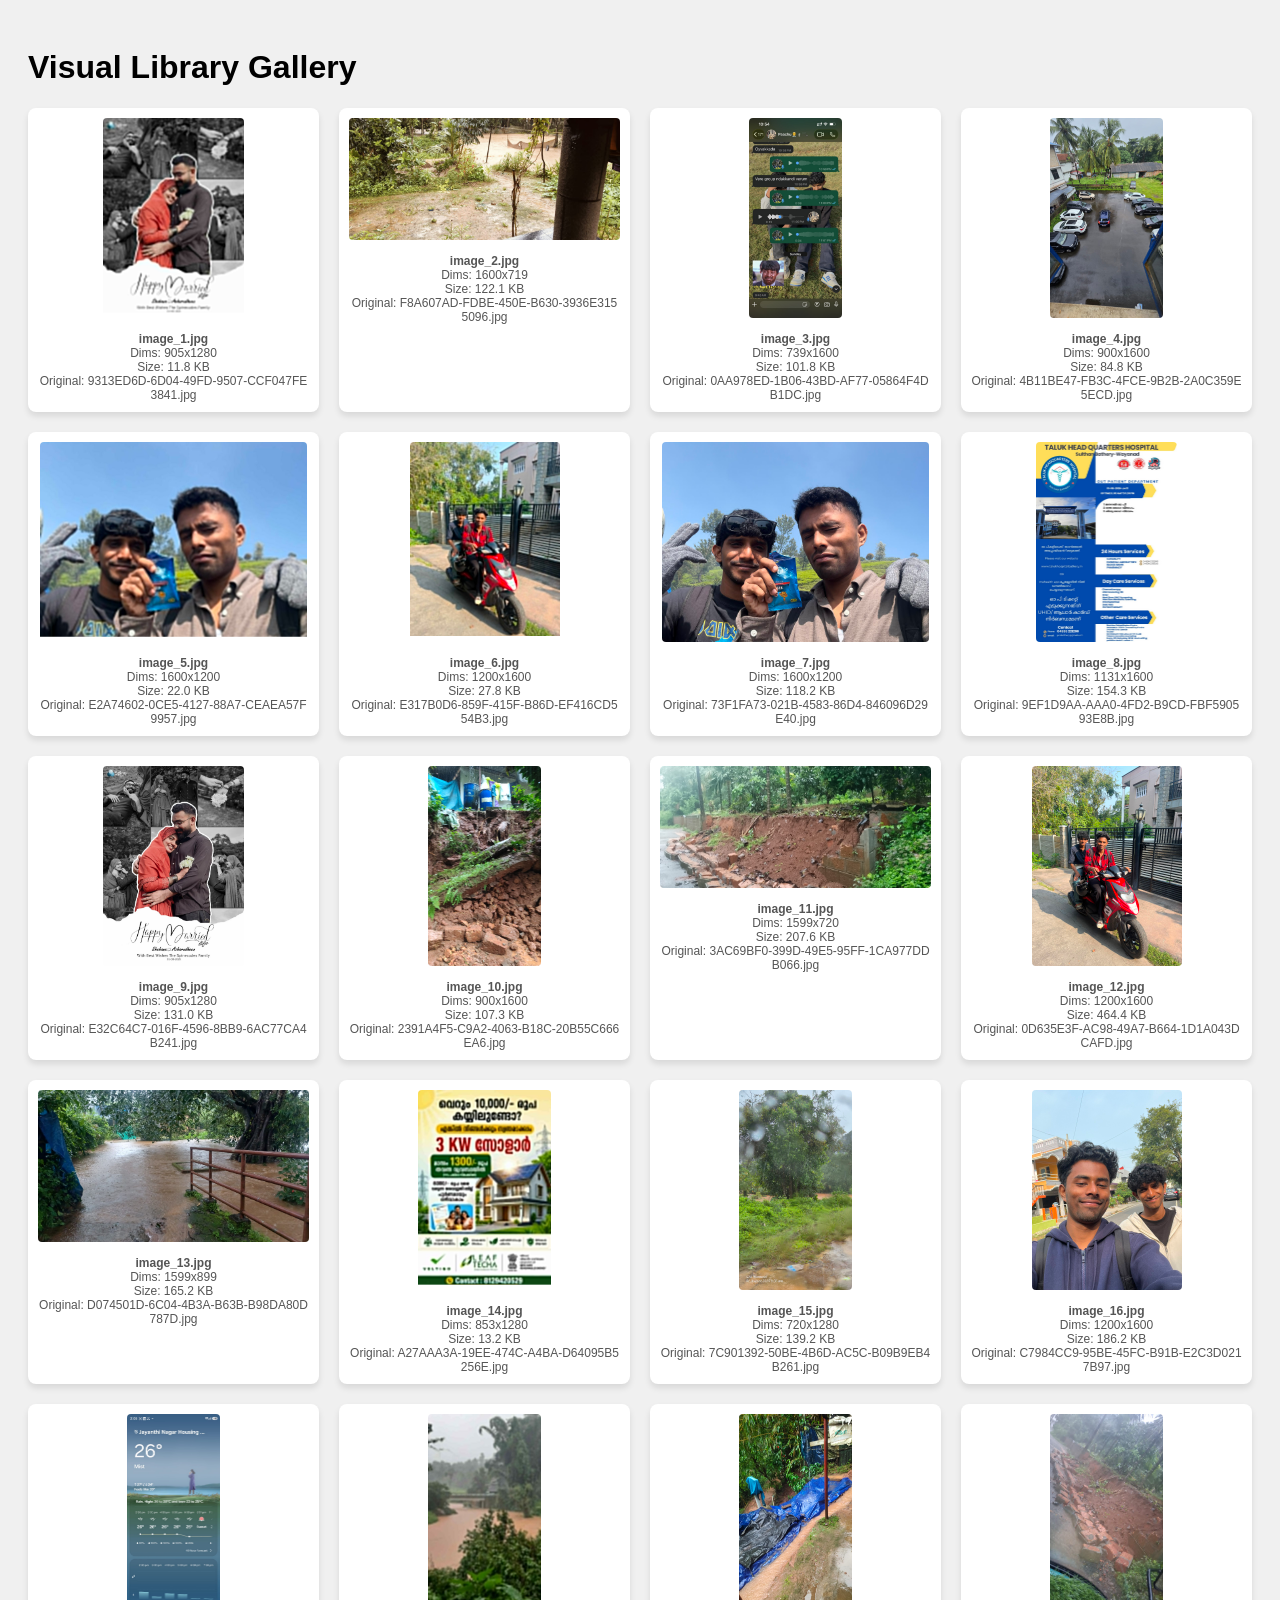
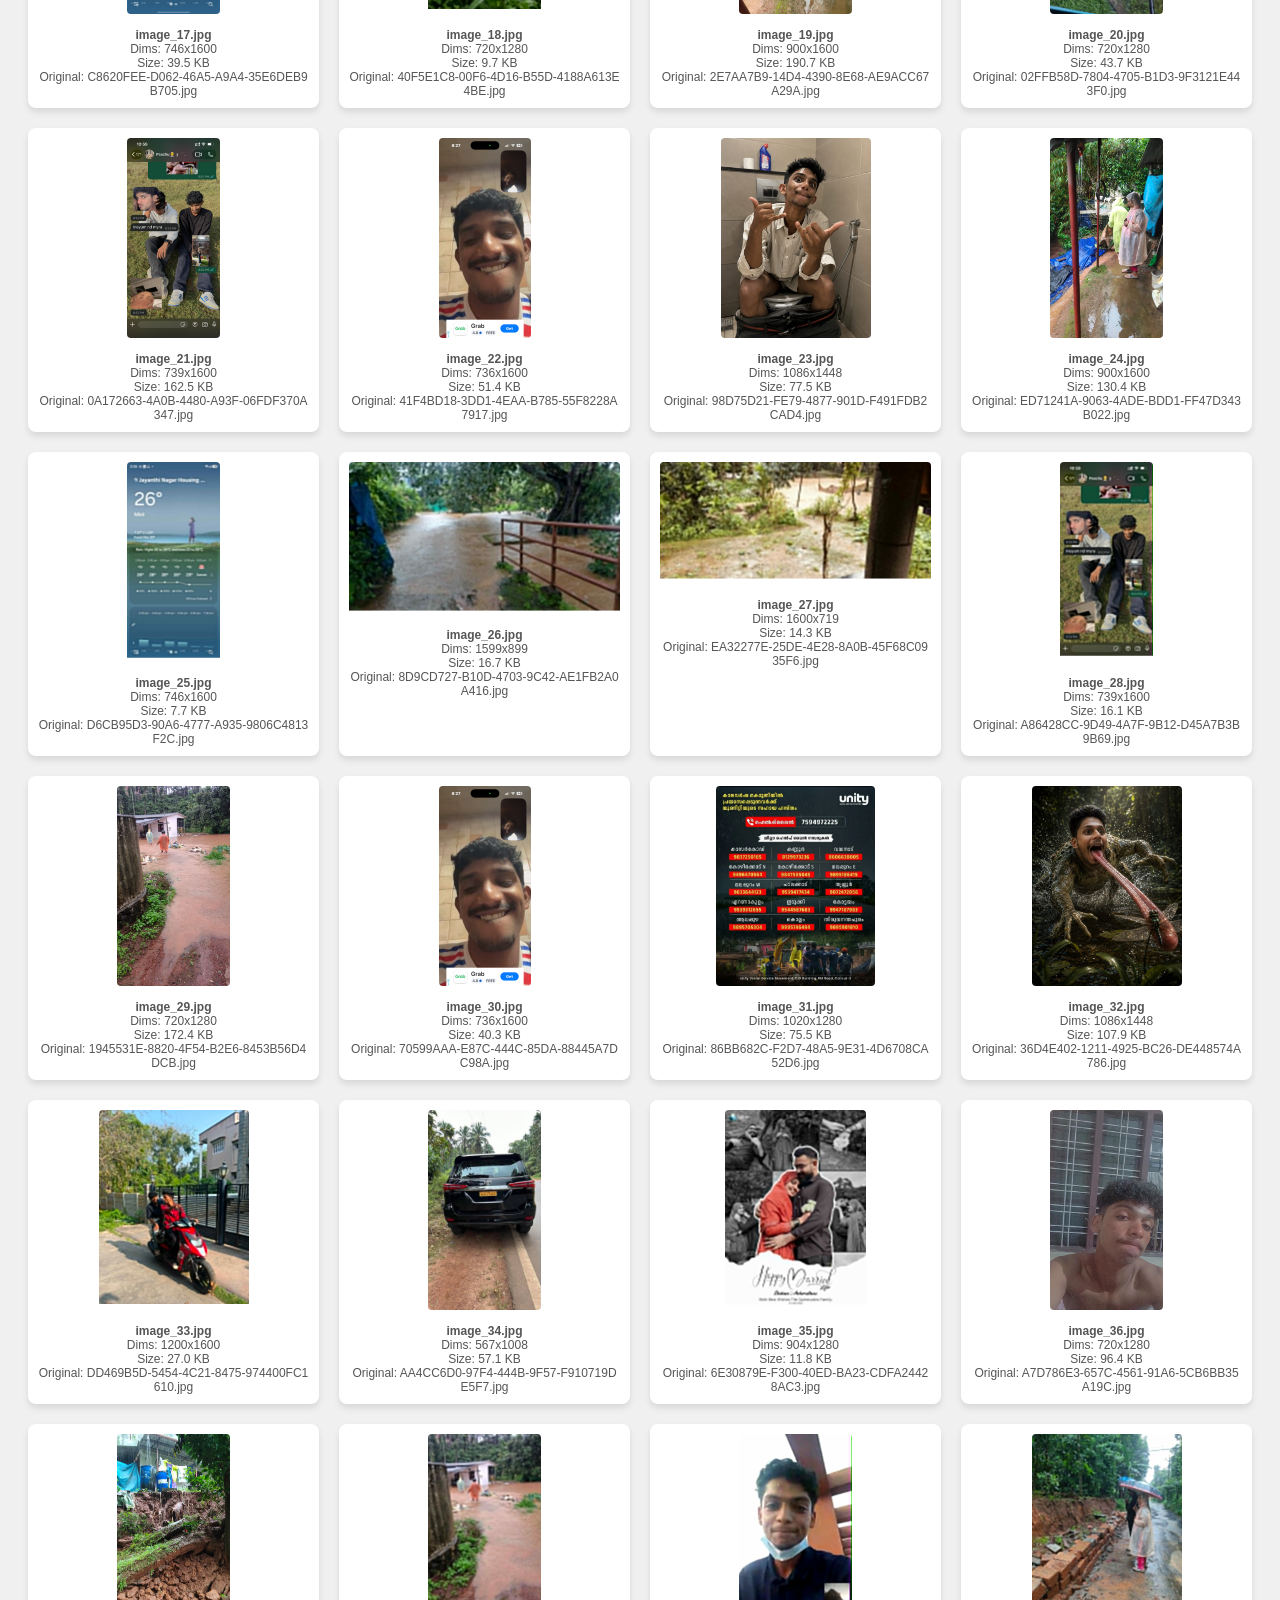
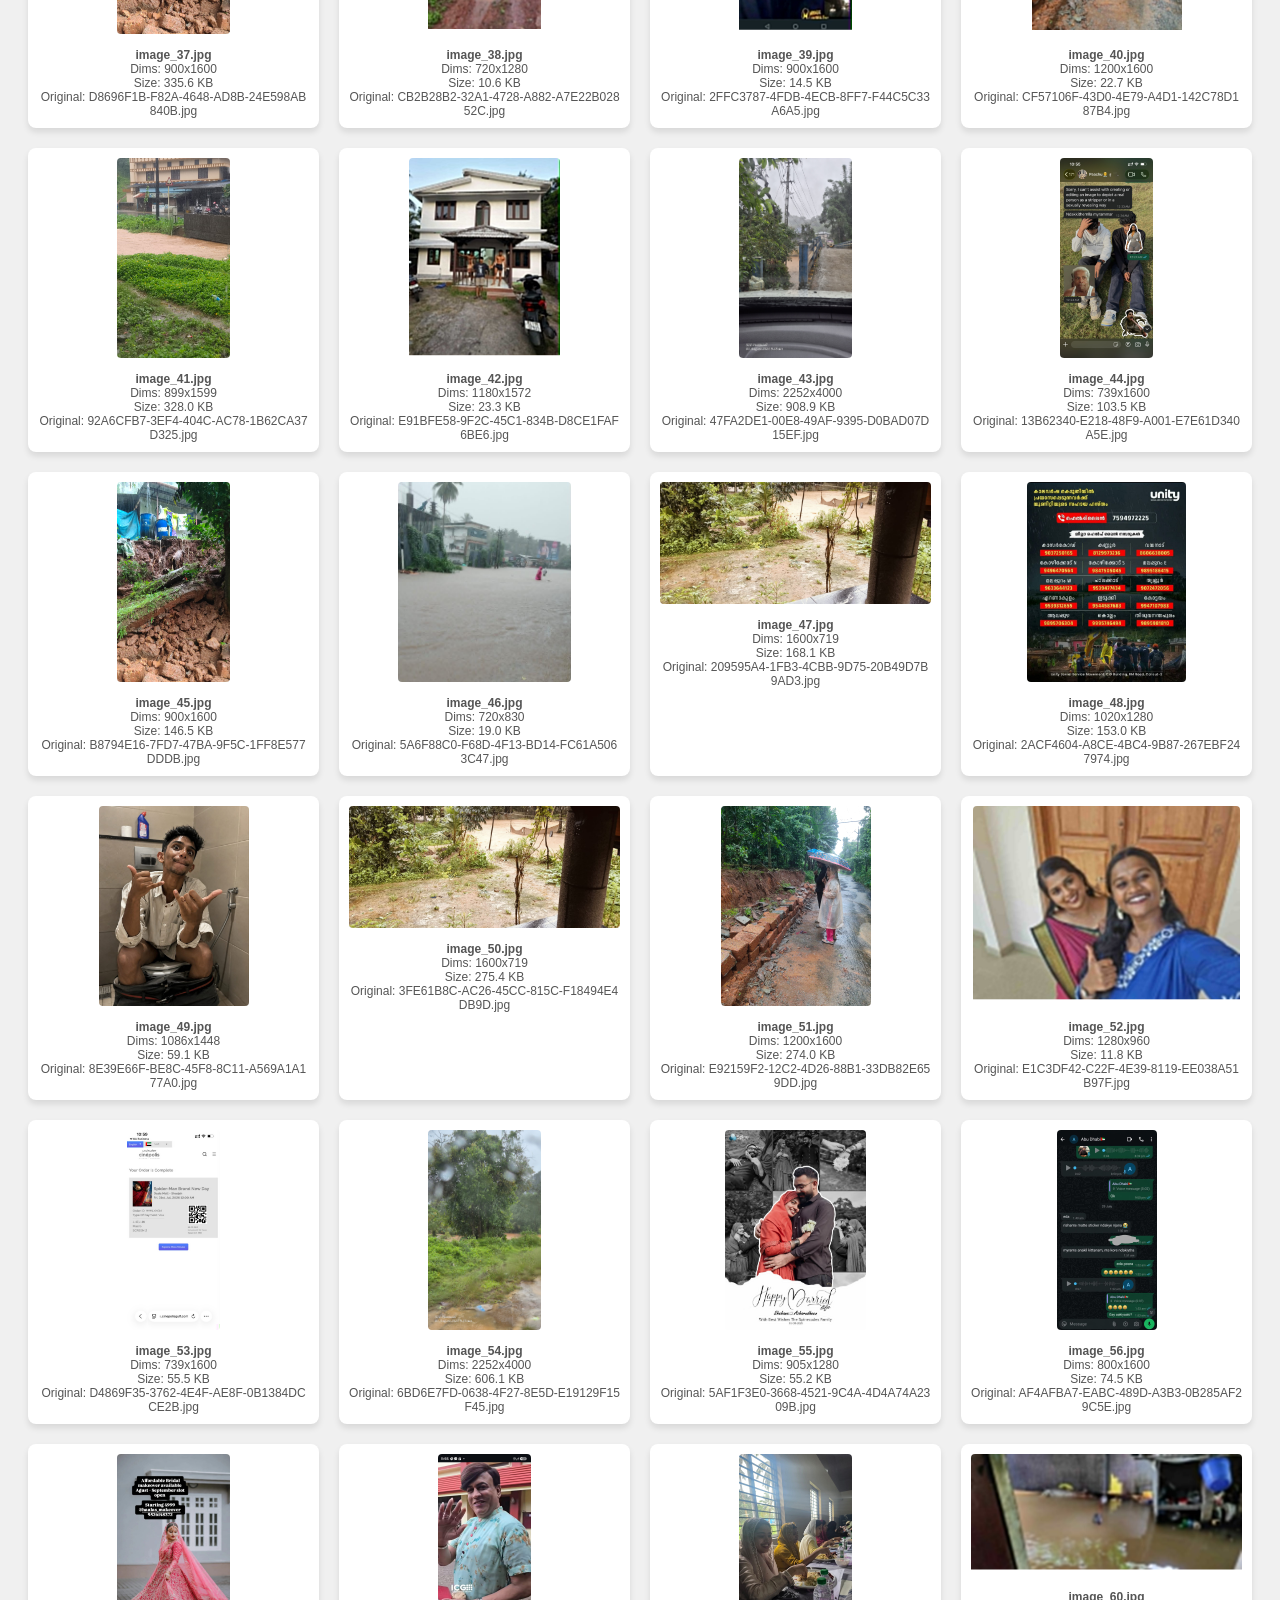
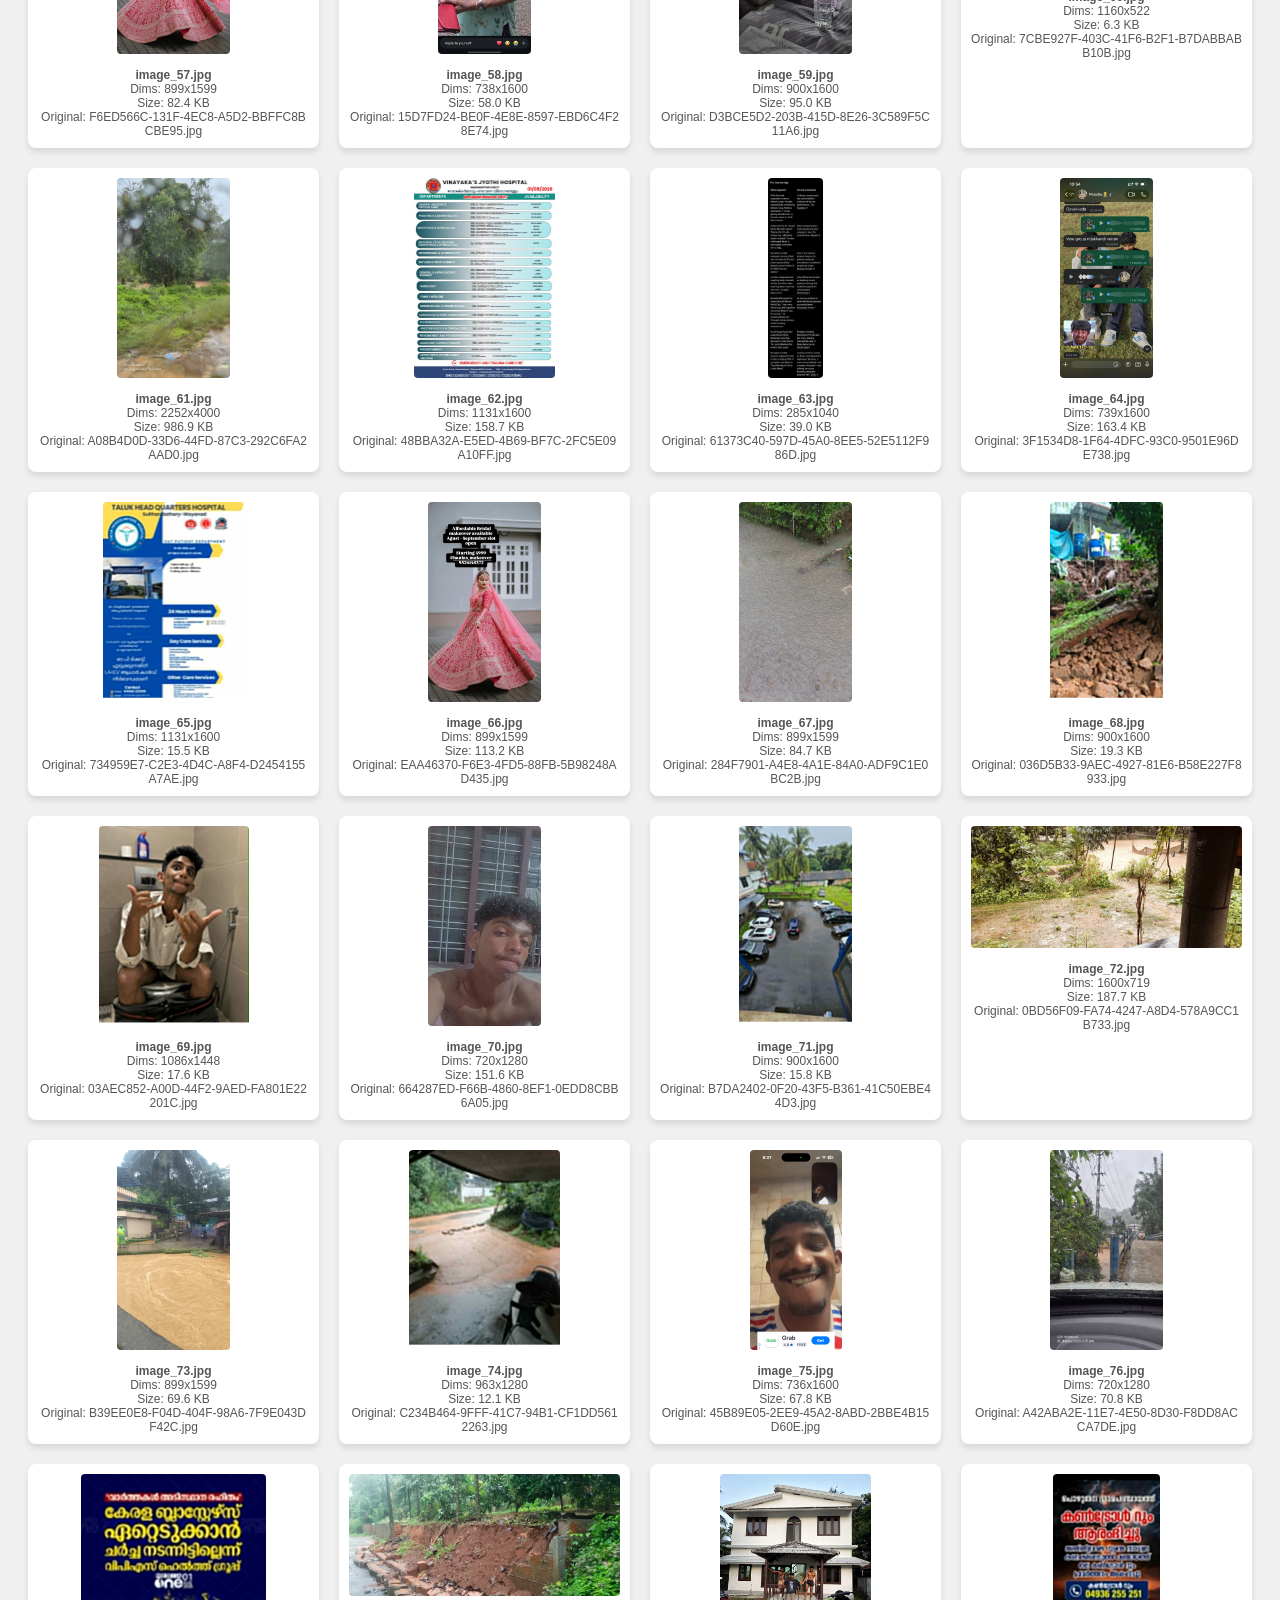
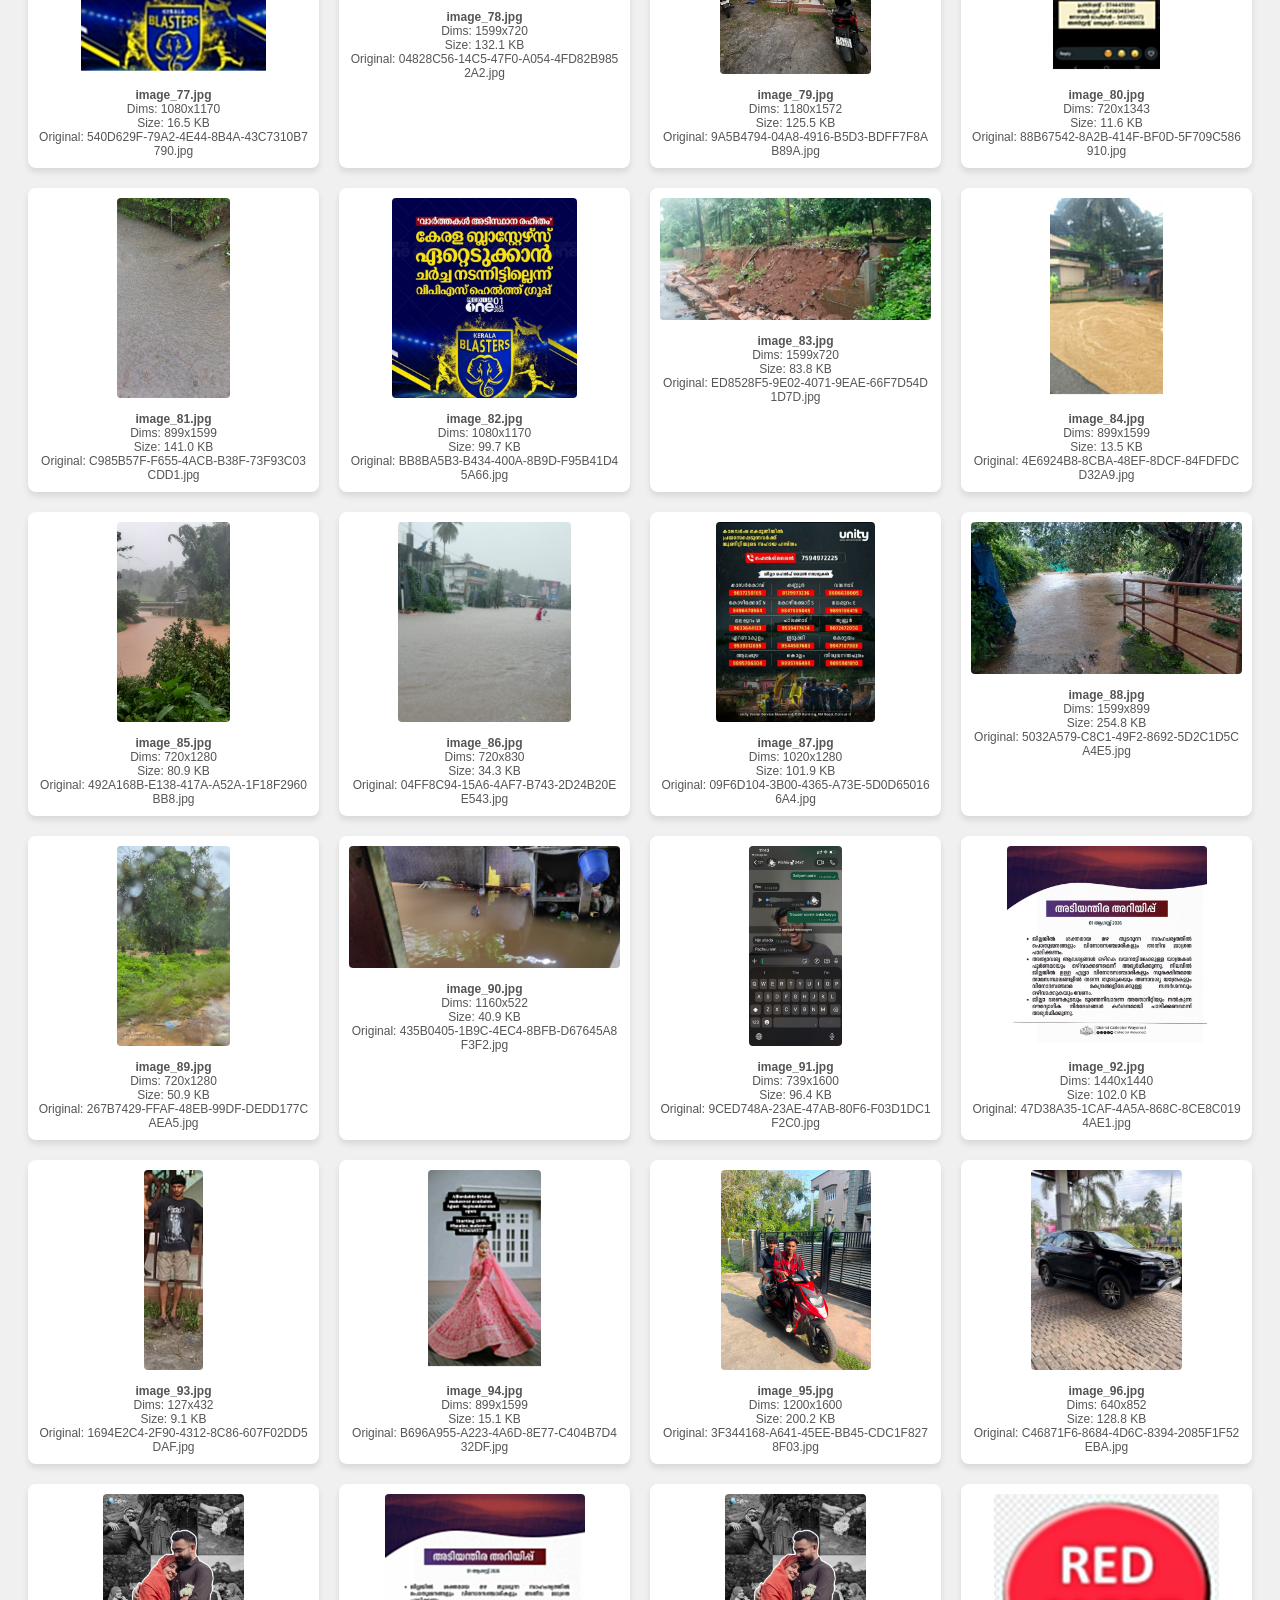
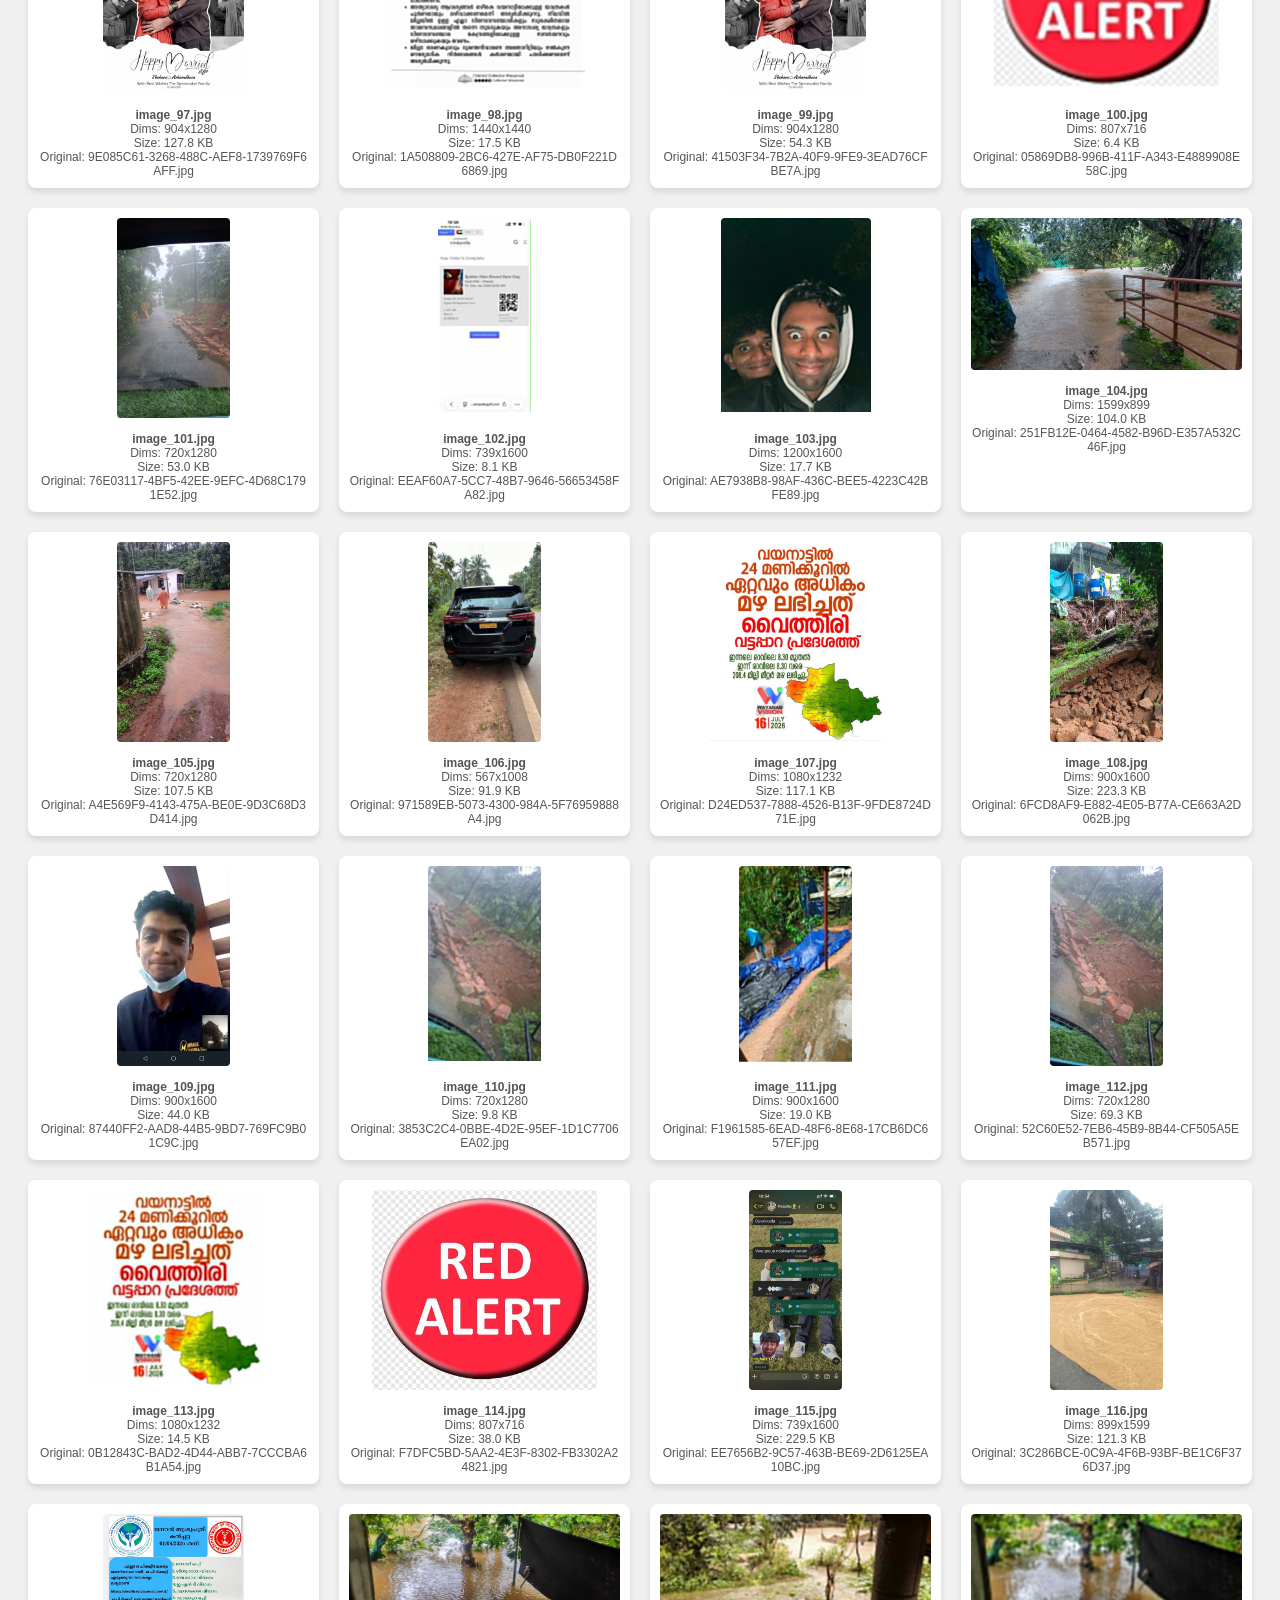
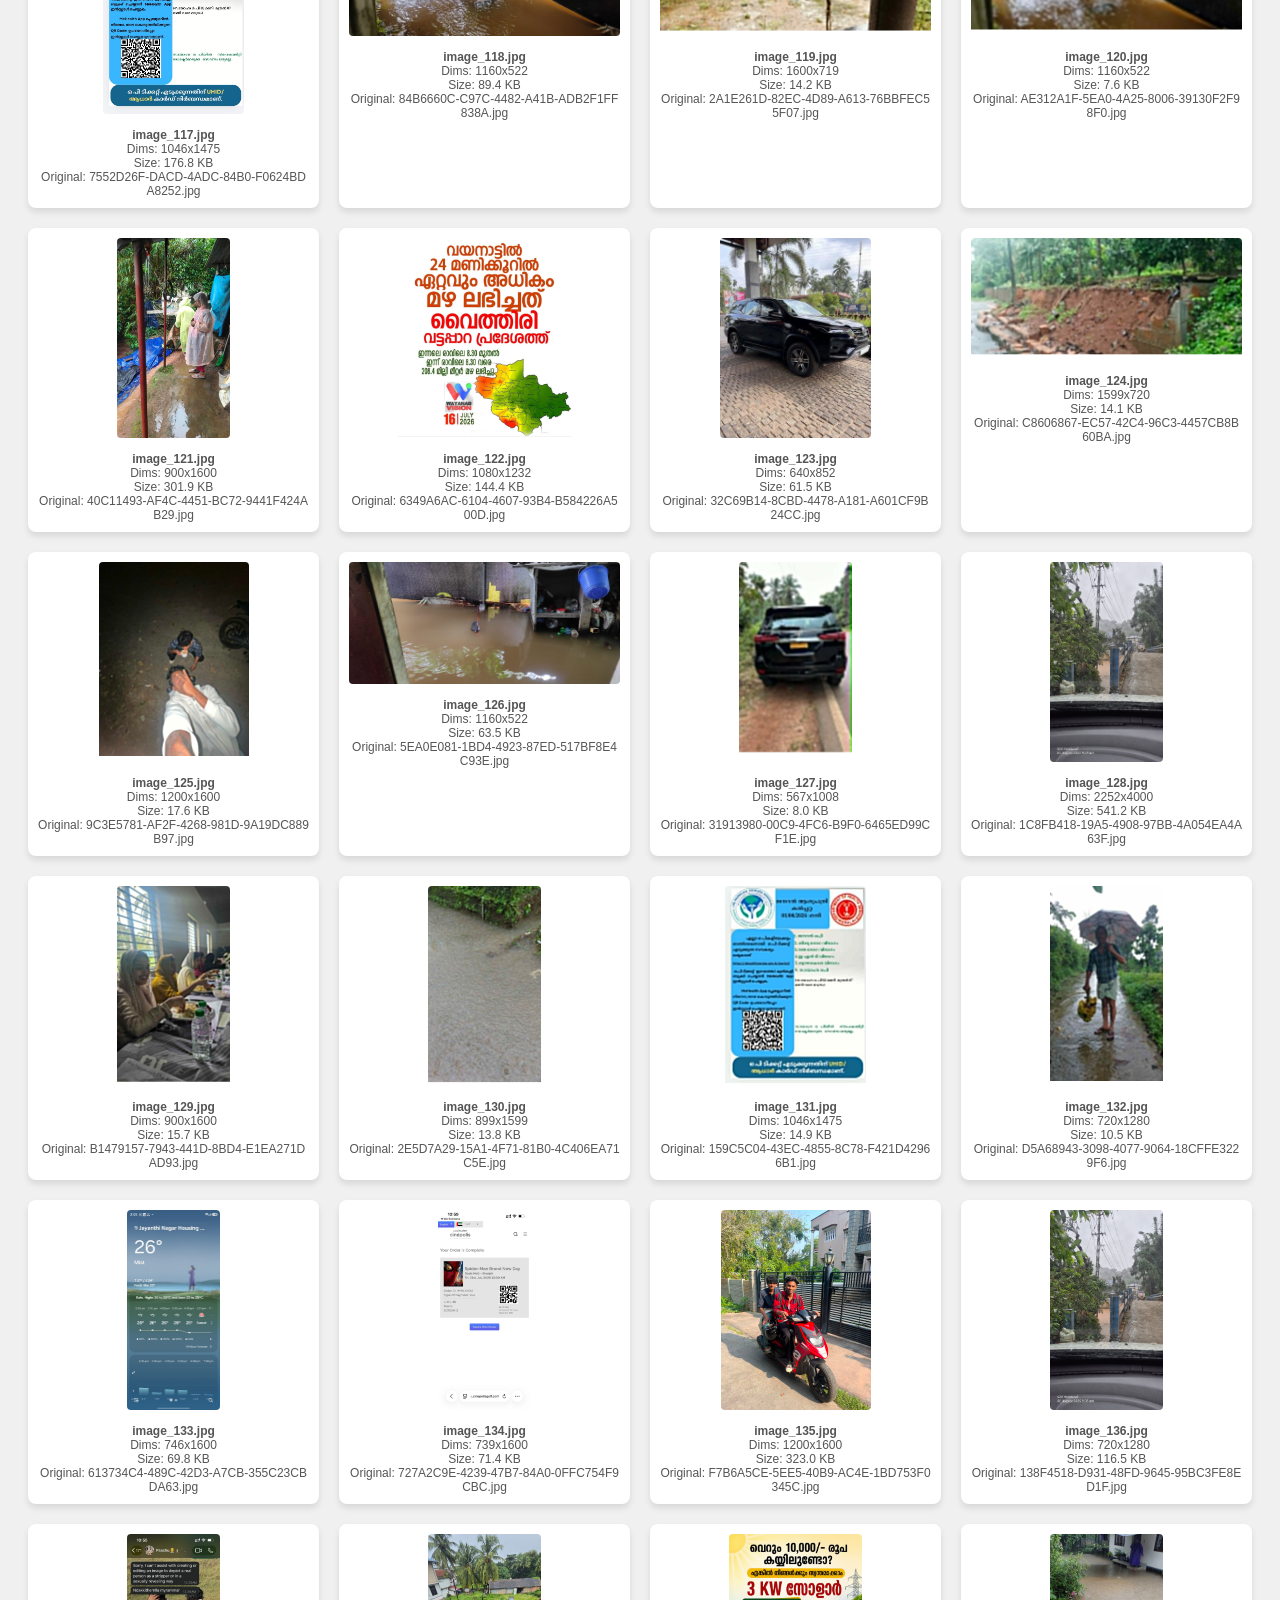
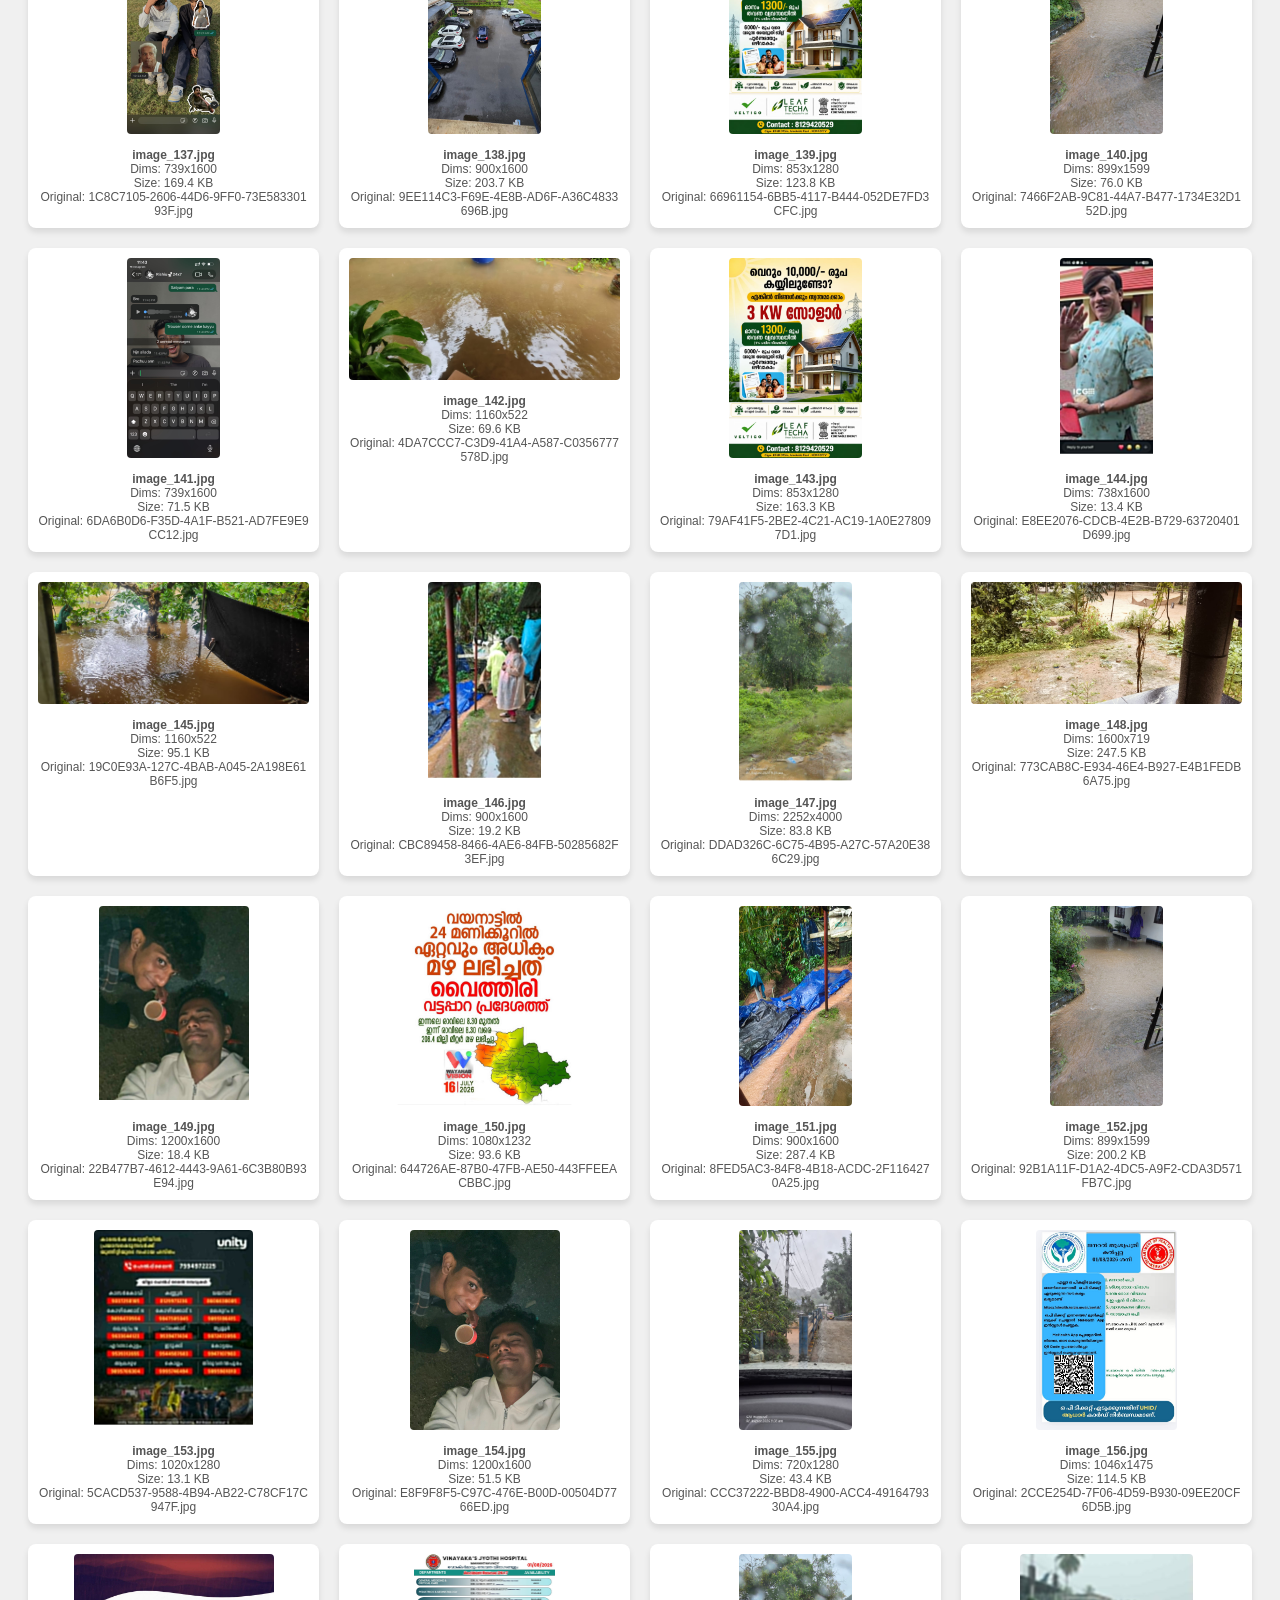
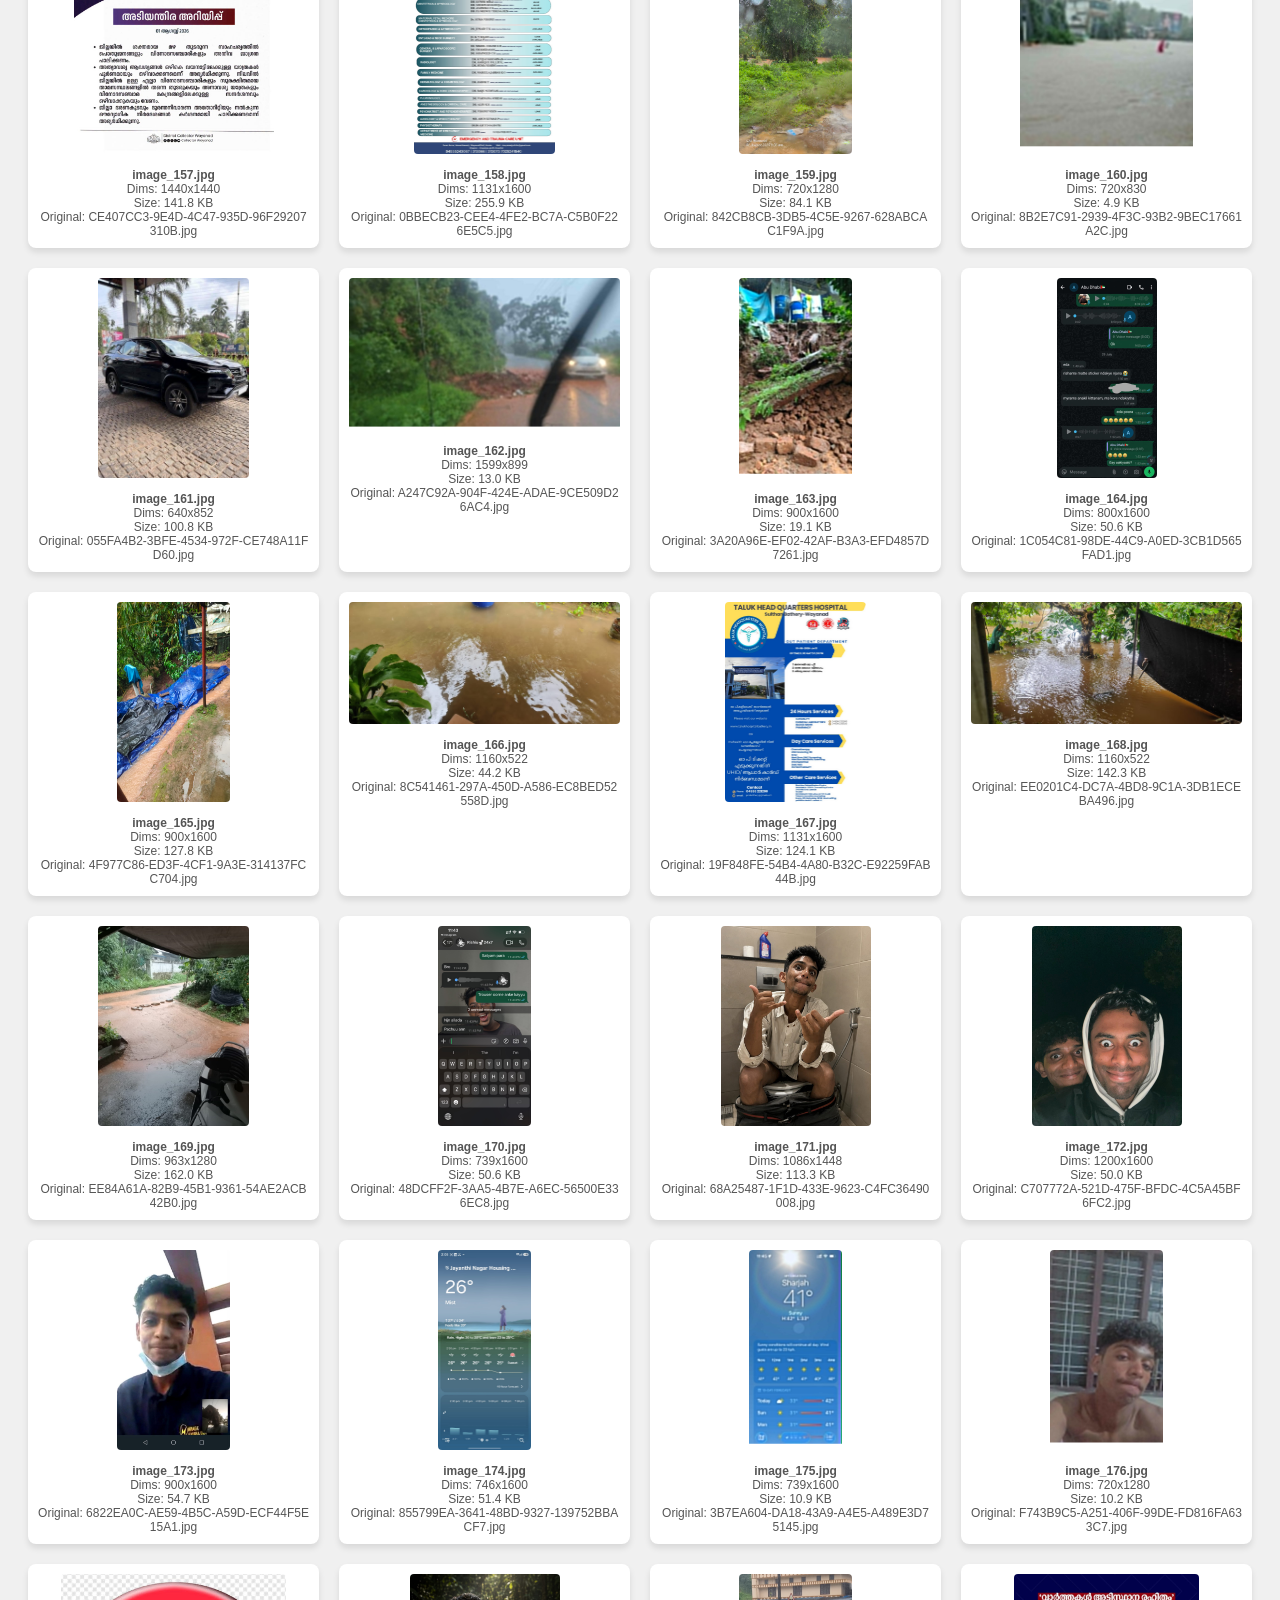
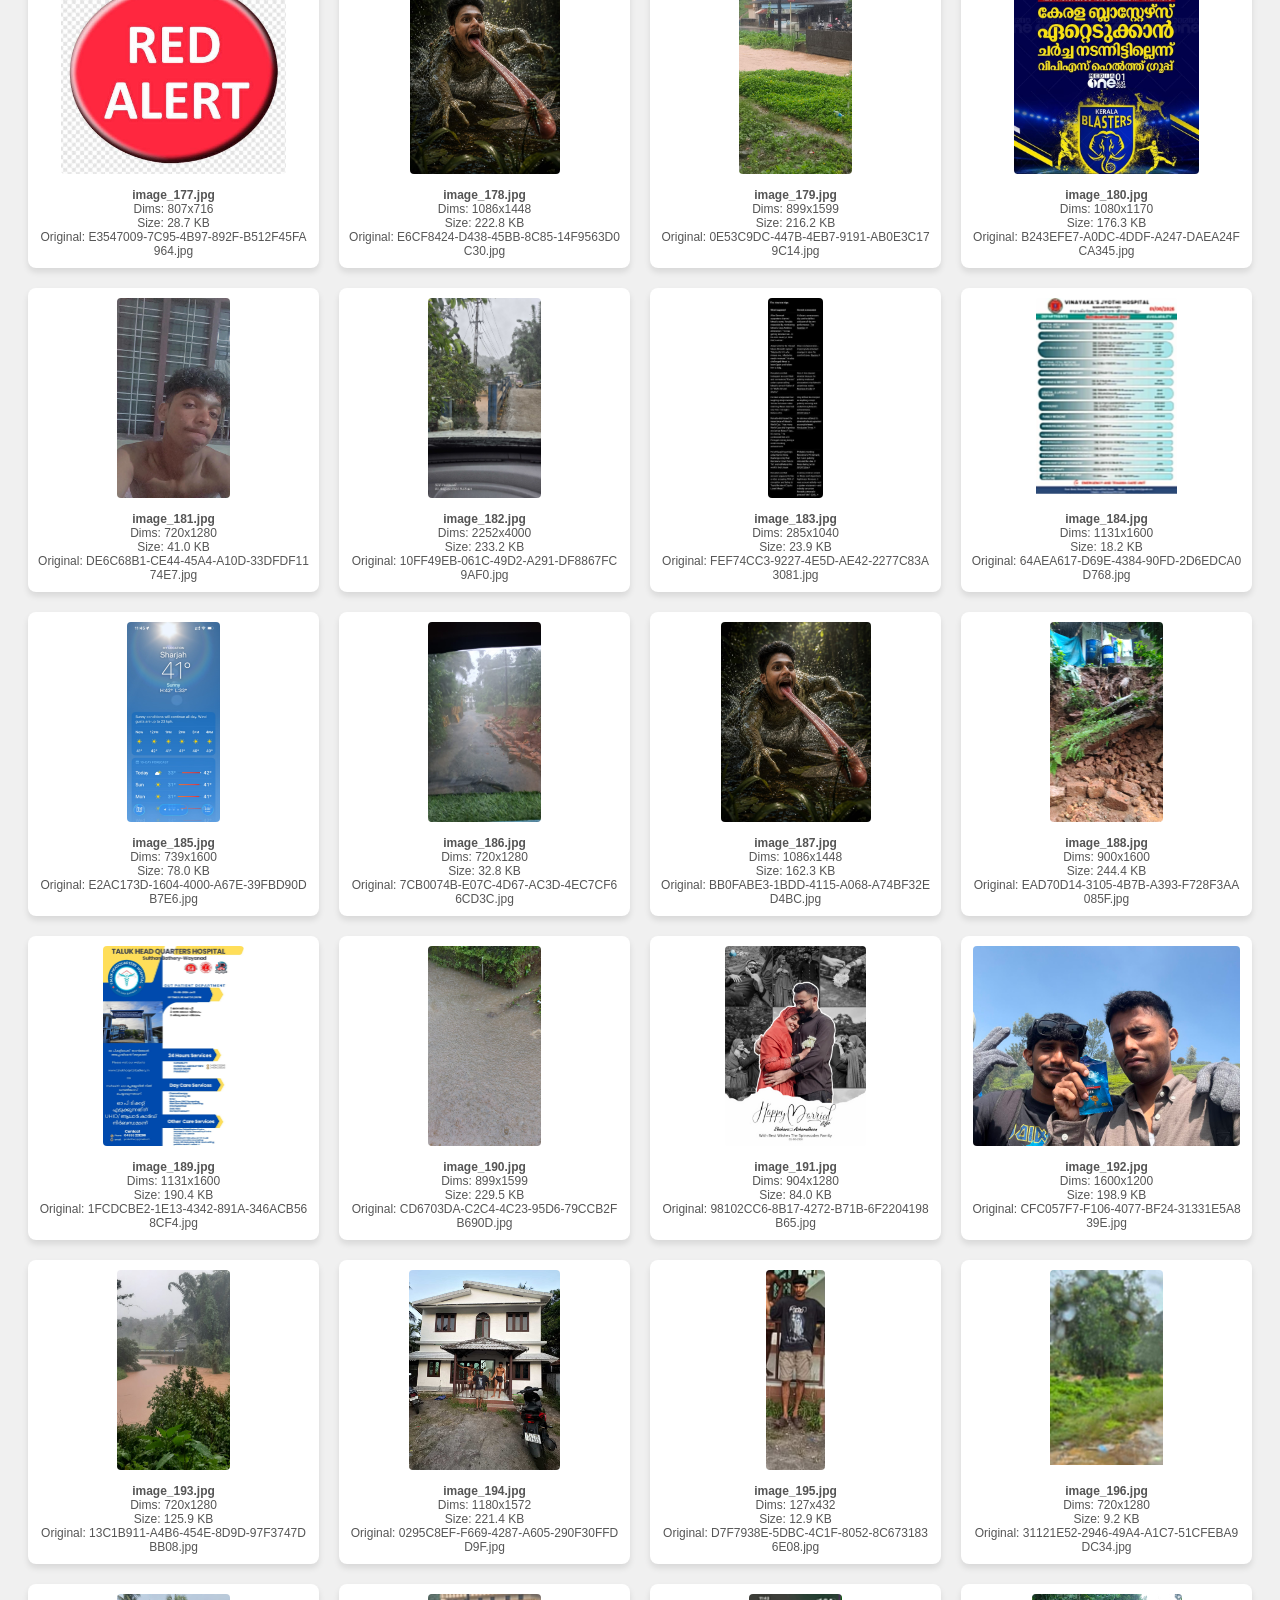
<file: assets/visual_library/index.html>
<!DOCTYPE html>
<html>
<head>
    <title>Visual Library Gallery</title>
    <style>
        body { font-family: sans-serif; background: #f0f0f0; padding: 20px; }
        .grid { display: grid; grid-template-columns: repeat(auto-fill, minmax(250px, 1fr)); gap: 20px; }
        .card { background: white; border-radius: 8px; padding: 10px; box-shadow: 0 4px 6px rgba(0,0,0,0.1); text-align: center; }
        img { max-width: 100%; height: auto; border-radius: 4px; max-height: 200px; object-fit: contain; }
        .info { margin-top: 10px; font-size: 12px; color: #555; word-break: break-all; }
    </style>
</head>
<body>
    <h1>Visual Library Gallery</h1>
    <div class='grid'>

        <div class='card'>
            <img src='image_1.jpg' />
            <div class='info'>
                <strong>image_1.jpg</strong><br>
                Dims: 905x1280<br>
                Size: 11.8 KB<br>
                Original: 9313ED6D-6D04-49FD-9507-CCF047FE3841.jpg
            </div>
        </div>
    
        <div class='card'>
            <img src='image_2.jpg' />
            <div class='info'>
                <strong>image_2.jpg</strong><br>
                Dims: 1600x719<br>
                Size: 122.1 KB<br>
                Original: F8A607AD-FDBE-450E-B630-3936E3155096.jpg
            </div>
        </div>
    
        <div class='card'>
            <img src='image_3.jpg' />
            <div class='info'>
                <strong>image_3.jpg</strong><br>
                Dims: 739x1600<br>
                Size: 101.8 KB<br>
                Original: 0AA978ED-1B06-43BD-AF77-05864F4DB1DC.jpg
            </div>
        </div>
    
        <div class='card'>
            <img src='image_4.jpg' />
            <div class='info'>
                <strong>image_4.jpg</strong><br>
                Dims: 900x1600<br>
                Size: 84.8 KB<br>
                Original: 4B11BE47-FB3C-4FCE-9B2B-2A0C359E5ECD.jpg
            </div>
        </div>
    
        <div class='card'>
            <img src='image_5.jpg' />
            <div class='info'>
                <strong>image_5.jpg</strong><br>
                Dims: 1600x1200<br>
                Size: 22.0 KB<br>
                Original: E2A74602-0CE5-4127-88A7-CEAEA57F9957.jpg
            </div>
        </div>
    
        <div class='card'>
            <img src='image_6.jpg' />
            <div class='info'>
                <strong>image_6.jpg</strong><br>
                Dims: 1200x1600<br>
                Size: 27.8 KB<br>
                Original: E317B0D6-859F-415F-B86D-EF416CD554B3.jpg
            </div>
        </div>
    
        <div class='card'>
            <img src='image_7.jpg' />
            <div class='info'>
                <strong>image_7.jpg</strong><br>
                Dims: 1600x1200<br>
                Size: 118.2 KB<br>
                Original: 73F1FA73-021B-4583-86D4-846096D29E40.jpg
            </div>
        </div>
    
        <div class='card'>
            <img src='image_8.jpg' />
            <div class='info'>
                <strong>image_8.jpg</strong><br>
                Dims: 1131x1600<br>
                Size: 154.3 KB<br>
                Original: 9EF1D9AA-AAA0-4FD2-B9CD-FBF590593E8B.jpg
            </div>
        </div>
    
        <div class='card'>
            <img src='image_9.jpg' />
            <div class='info'>
                <strong>image_9.jpg</strong><br>
                Dims: 905x1280<br>
                Size: 131.0 KB<br>
                Original: E32C64C7-016F-4596-8BB9-6AC77CA4B241.jpg
            </div>
        </div>
    
        <div class='card'>
            <img src='image_10.jpg' />
            <div class='info'>
                <strong>image_10.jpg</strong><br>
                Dims: 900x1600<br>
                Size: 107.3 KB<br>
                Original: 2391A4F5-C9A2-4063-B18C-20B55C666EA6.jpg
            </div>
        </div>
    
        <div class='card'>
            <img src='image_11.jpg' />
            <div class='info'>
                <strong>image_11.jpg</strong><br>
                Dims: 1599x720<br>
                Size: 207.6 KB<br>
                Original: 3AC69BF0-399D-49E5-95FF-1CA977DDB066.jpg
            </div>
        </div>
    
        <div class='card'>
            <img src='image_12.jpg' />
            <div class='info'>
                <strong>image_12.jpg</strong><br>
                Dims: 1200x1600<br>
                Size: 464.4 KB<br>
                Original: 0D635E3F-AC98-49A7-B664-1D1A043DCAFD.jpg
            </div>
        </div>
    
        <div class='card'>
            <img src='image_13.jpg' />
            <div class='info'>
                <strong>image_13.jpg</strong><br>
                Dims: 1599x899<br>
                Size: 165.2 KB<br>
                Original: D074501D-6C04-4B3A-B63B-B98DA80D787D.jpg
            </div>
        </div>
    
        <div class='card'>
            <img src='image_14.jpg' />
            <div class='info'>
                <strong>image_14.jpg</strong><br>
                Dims: 853x1280<br>
                Size: 13.2 KB<br>
                Original: A27AAA3A-19EE-474C-A4BA-D64095B5256E.jpg
            </div>
        </div>
    
        <div class='card'>
            <img src='image_15.jpg' />
            <div class='info'>
                <strong>image_15.jpg</strong><br>
                Dims: 720x1280<br>
                Size: 139.2 KB<br>
                Original: 7C901392-50BE-4B6D-AC5C-B09B9EB4B261.jpg
            </div>
        </div>
    
        <div class='card'>
            <img src='image_16.jpg' />
            <div class='info'>
                <strong>image_16.jpg</strong><br>
                Dims: 1200x1600<br>
                Size: 186.2 KB<br>
                Original: C7984CC9-95BE-45FC-B91B-E2C3D0217B97.jpg
            </div>
        </div>
    
        <div class='card'>
            <img src='image_17.jpg' />
            <div class='info'>
                <strong>image_17.jpg</strong><br>
                Dims: 746x1600<br>
                Size: 39.5 KB<br>
                Original: C8620FEE-D062-46A5-A9A4-35E6DEB9B705.jpg
            </div>
        </div>
    
        <div class='card'>
            <img src='image_18.jpg' />
            <div class='info'>
                <strong>image_18.jpg</strong><br>
                Dims: 720x1280<br>
                Size: 9.7 KB<br>
                Original: 40F5E1C8-00F6-4D16-B55D-4188A613E4BE.jpg
            </div>
        </div>
    
        <div class='card'>
            <img src='image_19.jpg' />
            <div class='info'>
                <strong>image_19.jpg</strong><br>
                Dims: 900x1600<br>
                Size: 190.7 KB<br>
                Original: 2E7AA7B9-14D4-4390-8E68-AE9ACC67A29A.jpg
            </div>
        </div>
    
        <div class='card'>
            <img src='image_20.jpg' />
            <div class='info'>
                <strong>image_20.jpg</strong><br>
                Dims: 720x1280<br>
                Size: 43.7 KB<br>
                Original: 02FFB58D-7804-4705-B1D3-9F3121E443F0.jpg
            </div>
        </div>
    
        <div class='card'>
            <img src='image_21.jpg' />
            <div class='info'>
                <strong>image_21.jpg</strong><br>
                Dims: 739x1600<br>
                Size: 162.5 KB<br>
                Original: 0A172663-4A0B-4480-A93F-06FDF370A347.jpg
            </div>
        </div>
    
        <div class='card'>
            <img src='image_22.jpg' />
            <div class='info'>
                <strong>image_22.jpg</strong><br>
                Dims: 736x1600<br>
                Size: 51.4 KB<br>
                Original: 41F4BD18-3DD1-4EAA-B785-55F8228A7917.jpg
            </div>
        </div>
    
        <div class='card'>
            <img src='image_23.jpg' />
            <div class='info'>
                <strong>image_23.jpg</strong><br>
                Dims: 1086x1448<br>
                Size: 77.5 KB<br>
                Original: 98D75D21-FE79-4877-901D-F491FDB2CAD4.jpg
            </div>
        </div>
    
        <div class='card'>
            <img src='image_24.jpg' />
            <div class='info'>
                <strong>image_24.jpg</strong><br>
                Dims: 900x1600<br>
                Size: 130.4 KB<br>
                Original: ED71241A-9063-4ADE-BDD1-FF47D343B022.jpg
            </div>
        </div>
    
        <div class='card'>
            <img src='image_25.jpg' />
            <div class='info'>
                <strong>image_25.jpg</strong><br>
                Dims: 746x1600<br>
                Size: 7.7 KB<br>
                Original: D6CB95D3-90A6-4777-A935-9806C4813F2C.jpg
            </div>
        </div>
    
        <div class='card'>
            <img src='image_26.jpg' />
            <div class='info'>
                <strong>image_26.jpg</strong><br>
                Dims: 1599x899<br>
                Size: 16.7 KB<br>
                Original: 8D9CD727-B10D-4703-9C42-AE1FB2A0A416.jpg
            </div>
        </div>
    
        <div class='card'>
            <img src='image_27.jpg' />
            <div class='info'>
                <strong>image_27.jpg</strong><br>
                Dims: 1600x719<br>
                Size: 14.3 KB<br>
                Original: EA32277E-25DE-4E28-8A0B-45F68C0935F6.jpg
            </div>
        </div>
    
        <div class='card'>
            <img src='image_28.jpg' />
            <div class='info'>
                <strong>image_28.jpg</strong><br>
                Dims: 739x1600<br>
                Size: 16.1 KB<br>
                Original: A86428CC-9D49-4A7F-9B12-D45A7B3B9B69.jpg
            </div>
        </div>
    
        <div class='card'>
            <img src='image_29.jpg' />
            <div class='info'>
                <strong>image_29.jpg</strong><br>
                Dims: 720x1280<br>
                Size: 172.4 KB<br>
                Original: 1945531E-8820-4F54-B2E6-8453B56D4DCB.jpg
            </div>
        </div>
    
        <div class='card'>
            <img src='image_30.jpg' />
            <div class='info'>
                <strong>image_30.jpg</strong><br>
                Dims: 736x1600<br>
                Size: 40.3 KB<br>
                Original: 70599AAA-E87C-444C-85DA-88445A7DC98A.jpg
            </div>
        </div>
    
        <div class='card'>
            <img src='image_31.jpg' />
            <div class='info'>
                <strong>image_31.jpg</strong><br>
                Dims: 1020x1280<br>
                Size: 75.5 KB<br>
                Original: 86BB682C-F2D7-48A5-9E31-4D6708CA52D6.jpg
            </div>
        </div>
    
        <div class='card'>
            <img src='image_32.jpg' />
            <div class='info'>
                <strong>image_32.jpg</strong><br>
                Dims: 1086x1448<br>
                Size: 107.9 KB<br>
                Original: 36D4E402-1211-4925-BC26-DE448574A786.jpg
            </div>
        </div>
    
        <div class='card'>
            <img src='image_33.jpg' />
            <div class='info'>
                <strong>image_33.jpg</strong><br>
                Dims: 1200x1600<br>
                Size: 27.0 KB<br>
                Original: DD469B5D-5454-4C21-8475-974400FC1610.jpg
            </div>
        </div>
    
        <div class='card'>
            <img src='image_34.jpg' />
            <div class='info'>
                <strong>image_34.jpg</strong><br>
                Dims: 567x1008<br>
                Size: 57.1 KB<br>
                Original: AA4CC6D0-97F4-444B-9F57-F910719DE5F7.jpg
            </div>
        </div>
    
        <div class='card'>
            <img src='image_35.jpg' />
            <div class='info'>
                <strong>image_35.jpg</strong><br>
                Dims: 904x1280<br>
                Size: 11.8 KB<br>
                Original: 6E30879E-F300-40ED-BA23-CDFA24428AC3.jpg
            </div>
        </div>
    
        <div class='card'>
            <img src='image_36.jpg' />
            <div class='info'>
                <strong>image_36.jpg</strong><br>
                Dims: 720x1280<br>
                Size: 96.4 KB<br>
                Original: A7D786E3-657C-4561-91A6-5CB6BB35A19C.jpg
            </div>
        </div>
    
        <div class='card'>
            <img src='image_37.jpg' />
            <div class='info'>
                <strong>image_37.jpg</strong><br>
                Dims: 900x1600<br>
                Size: 335.6 KB<br>
                Original: D8696F1B-F82A-4648-AD8B-24E598AB840B.jpg
            </div>
        </div>
    
        <div class='card'>
            <img src='image_38.jpg' />
            <div class='info'>
                <strong>image_38.jpg</strong><br>
                Dims: 720x1280<br>
                Size: 10.6 KB<br>
                Original: CB2B28B2-32A1-4728-A882-A7E22B02852C.jpg
            </div>
        </div>
    
        <div class='card'>
            <img src='image_39.jpg' />
            <div class='info'>
                <strong>image_39.jpg</strong><br>
                Dims: 900x1600<br>
                Size: 14.5 KB<br>
                Original: 2FFC3787-4FDB-4ECB-8FF7-F44C5C33A6A5.jpg
            </div>
        </div>
    
        <div class='card'>
            <img src='image_40.jpg' />
            <div class='info'>
                <strong>image_40.jpg</strong><br>
                Dims: 1200x1600<br>
                Size: 22.7 KB<br>
                Original: CF57106F-43D0-4E79-A4D1-142C78D187B4.jpg
            </div>
        </div>
    
        <div class='card'>
            <img src='image_41.jpg' />
            <div class='info'>
                <strong>image_41.jpg</strong><br>
                Dims: 899x1599<br>
                Size: 328.0 KB<br>
                Original: 92A6CFB7-3EF4-404C-AC78-1B62CA37D325.jpg
            </div>
        </div>
    
        <div class='card'>
            <img src='image_42.jpg' />
            <div class='info'>
                <strong>image_42.jpg</strong><br>
                Dims: 1180x1572<br>
                Size: 23.3 KB<br>
                Original: E91BFE58-9F2C-45C1-834B-D8CE1FAF6BE6.jpg
            </div>
        </div>
    
        <div class='card'>
            <img src='image_43.jpg' />
            <div class='info'>
                <strong>image_43.jpg</strong><br>
                Dims: 2252x4000<br>
                Size: 908.9 KB<br>
                Original: 47FA2DE1-00E8-49AF-9395-D0BAD07D15EF.jpg
            </div>
        </div>
    
        <div class='card'>
            <img src='image_44.jpg' />
            <div class='info'>
                <strong>image_44.jpg</strong><br>
                Dims: 739x1600<br>
                Size: 103.5 KB<br>
                Original: 13B62340-E218-48F9-A001-E7E61D340A5E.jpg
            </div>
        </div>
    
        <div class='card'>
            <img src='image_45.jpg' />
            <div class='info'>
                <strong>image_45.jpg</strong><br>
                Dims: 900x1600<br>
                Size: 146.5 KB<br>
                Original: B8794E16-7FD7-47BA-9F5C-1FF8E577DDDB.jpg
            </div>
        </div>
    
        <div class='card'>
            <img src='image_46.jpg' />
            <div class='info'>
                <strong>image_46.jpg</strong><br>
                Dims: 720x830<br>
                Size: 19.0 KB<br>
                Original: 5A6F88C0-F68D-4F13-BD14-FC61A5063C47.jpg
            </div>
        </div>
    
        <div class='card'>
            <img src='image_47.jpg' />
            <div class='info'>
                <strong>image_47.jpg</strong><br>
                Dims: 1600x719<br>
                Size: 168.1 KB<br>
                Original: 209595A4-1FB3-4CBB-9D75-20B49D7B9AD3.jpg
            </div>
        </div>
    
        <div class='card'>
            <img src='image_48.jpg' />
            <div class='info'>
                <strong>image_48.jpg</strong><br>
                Dims: 1020x1280<br>
                Size: 153.0 KB<br>
                Original: 2ACF4604-A8CE-4BC4-9B87-267EBF247974.jpg
            </div>
        </div>
    
        <div class='card'>
            <img src='image_49.jpg' />
            <div class='info'>
                <strong>image_49.jpg</strong><br>
                Dims: 1086x1448<br>
                Size: 59.1 KB<br>
                Original: 8E39E66F-BE8C-45F8-8C11-A569A1A177A0.jpg
            </div>
        </div>
    
        <div class='card'>
            <img src='image_50.jpg' />
            <div class='info'>
                <strong>image_50.jpg</strong><br>
                Dims: 1600x719<br>
                Size: 275.4 KB<br>
                Original: 3FE61B8C-AC26-45CC-815C-F18494E4DB9D.jpg
            </div>
        </div>
    
        <div class='card'>
            <img src='image_51.jpg' />
            <div class='info'>
                <strong>image_51.jpg</strong><br>
                Dims: 1200x1600<br>
                Size: 274.0 KB<br>
                Original: E92159F2-12C2-4D26-88B1-33DB82E659DD.jpg
            </div>
        </div>
    
        <div class='card'>
            <img src='image_52.jpg' />
            <div class='info'>
                <strong>image_52.jpg</strong><br>
                Dims: 1280x960<br>
                Size: 11.8 KB<br>
                Original: E1C3DF42-C22F-4E39-8119-EE038A51B97F.jpg
            </div>
        </div>
    
        <div class='card'>
            <img src='image_53.jpg' />
            <div class='info'>
                <strong>image_53.jpg</strong><br>
                Dims: 739x1600<br>
                Size: 55.5 KB<br>
                Original: D4869F35-3762-4E4F-AE8F-0B1384DCCE2B.jpg
            </div>
        </div>
    
        <div class='card'>
            <img src='image_54.jpg' />
            <div class='info'>
                <strong>image_54.jpg</strong><br>
                Dims: 2252x4000<br>
                Size: 606.1 KB<br>
                Original: 6BD6E7FD-0638-4F27-8E5D-E19129F15F45.jpg
            </div>
        </div>
    
        <div class='card'>
            <img src='image_55.jpg' />
            <div class='info'>
                <strong>image_55.jpg</strong><br>
                Dims: 905x1280<br>
                Size: 55.2 KB<br>
                Original: 5AF1F3E0-3668-4521-9C4A-4D4A74A2309B.jpg
            </div>
        </div>
    
        <div class='card'>
            <img src='image_56.jpg' />
            <div class='info'>
                <strong>image_56.jpg</strong><br>
                Dims: 800x1600<br>
                Size: 74.5 KB<br>
                Original: AF4AFBA7-EABC-489D-A3B3-0B285AF29C5E.jpg
            </div>
        </div>
    
        <div class='card'>
            <img src='image_57.jpg' />
            <div class='info'>
                <strong>image_57.jpg</strong><br>
                Dims: 899x1599<br>
                Size: 82.4 KB<br>
                Original: F6ED566C-131F-4EC8-A5D2-BBFFC8BCBE95.jpg
            </div>
        </div>
    
        <div class='card'>
            <img src='image_58.jpg' />
            <div class='info'>
                <strong>image_58.jpg</strong><br>
                Dims: 738x1600<br>
                Size: 58.0 KB<br>
                Original: 15D7FD24-BE0F-4E8E-8597-EBD6C4F28E74.jpg
            </div>
        </div>
    
        <div class='card'>
            <img src='image_59.jpg' />
            <div class='info'>
                <strong>image_59.jpg</strong><br>
                Dims: 900x1600<br>
                Size: 95.0 KB<br>
                Original: D3BCE5D2-203B-415D-8E26-3C589F5C11A6.jpg
            </div>
        </div>
    
        <div class='card'>
            <img src='image_60.jpg' />
            <div class='info'>
                <strong>image_60.jpg</strong><br>
                Dims: 1160x522<br>
                Size: 6.3 KB<br>
                Original: 7CBE927F-403C-41F6-B2F1-B7DABBABB10B.jpg
            </div>
        </div>
    
        <div class='card'>
            <img src='image_61.jpg' />
            <div class='info'>
                <strong>image_61.jpg</strong><br>
                Dims: 2252x4000<br>
                Size: 986.9 KB<br>
                Original: A08B4D0D-33D6-44FD-87C3-292C6FA2AAD0.jpg
            </div>
        </div>
    
        <div class='card'>
            <img src='image_62.jpg' />
            <div class='info'>
                <strong>image_62.jpg</strong><br>
                Dims: 1131x1600<br>
                Size: 158.7 KB<br>
                Original: 48BBA32A-E5ED-4B69-BF7C-2FC5E09A10FF.jpg
            </div>
        </div>
    
        <div class='card'>
            <img src='image_63.jpg' />
            <div class='info'>
                <strong>image_63.jpg</strong><br>
                Dims: 285x1040<br>
                Size: 39.0 KB<br>
                Original: 61373C40-597D-45A0-8EE5-52E5112F986D.jpg
            </div>
        </div>
    
        <div class='card'>
            <img src='image_64.jpg' />
            <div class='info'>
                <strong>image_64.jpg</strong><br>
                Dims: 739x1600<br>
                Size: 163.4 KB<br>
                Original: 3F1534D8-1F64-4DFC-93C0-9501E96DE738.jpg
            </div>
        </div>
    
        <div class='card'>
            <img src='image_65.jpg' />
            <div class='info'>
                <strong>image_65.jpg</strong><br>
                Dims: 1131x1600<br>
                Size: 15.5 KB<br>
                Original: 734959E7-C2E3-4D4C-A8F4-D2454155A7AE.jpg
            </div>
        </div>
    
        <div class='card'>
            <img src='image_66.jpg' />
            <div class='info'>
                <strong>image_66.jpg</strong><br>
                Dims: 899x1599<br>
                Size: 113.2 KB<br>
                Original: EAA46370-F6E3-4FD5-88FB-5B98248AD435.jpg
            </div>
        </div>
    
        <div class='card'>
            <img src='image_67.jpg' />
            <div class='info'>
                <strong>image_67.jpg</strong><br>
                Dims: 899x1599<br>
                Size: 84.7 KB<br>
                Original: 284F7901-A4E8-4A1E-84A0-ADF9C1E0BC2B.jpg
            </div>
        </div>
    
        <div class='card'>
            <img src='image_68.jpg' />
            <div class='info'>
                <strong>image_68.jpg</strong><br>
                Dims: 900x1600<br>
                Size: 19.3 KB<br>
                Original: 036D5B33-9AEC-4927-81E6-B58E227F8933.jpg
            </div>
        </div>
    
        <div class='card'>
            <img src='image_69.jpg' />
            <div class='info'>
                <strong>image_69.jpg</strong><br>
                Dims: 1086x1448<br>
                Size: 17.6 KB<br>
                Original: 03AEC852-A00D-44F2-9AED-FA801E22201C.jpg
            </div>
        </div>
    
        <div class='card'>
            <img src='image_70.jpg' />
            <div class='info'>
                <strong>image_70.jpg</strong><br>
                Dims: 720x1280<br>
                Size: 151.6 KB<br>
                Original: 664287ED-F66B-4860-8EF1-0EDD8CBB6A05.jpg
            </div>
        </div>
    
        <div class='card'>
            <img src='image_71.jpg' />
            <div class='info'>
                <strong>image_71.jpg</strong><br>
                Dims: 900x1600<br>
                Size: 15.8 KB<br>
                Original: B7DA2402-0F20-43F5-B361-41C50EBE44D3.jpg
            </div>
        </div>
    
        <div class='card'>
            <img src='image_72.jpg' />
            <div class='info'>
                <strong>image_72.jpg</strong><br>
                Dims: 1600x719<br>
                Size: 187.7 KB<br>
                Original: 0BD56F09-FA74-4247-A8D4-578A9CC1B733.jpg
            </div>
        </div>
    
        <div class='card'>
            <img src='image_73.jpg' />
            <div class='info'>
                <strong>image_73.jpg</strong><br>
                Dims: 899x1599<br>
                Size: 69.6 KB<br>
                Original: B39EE0E8-F04D-404F-98A6-7F9E043DF42C.jpg
            </div>
        </div>
    
        <div class='card'>
            <img src='image_74.jpg' />
            <div class='info'>
                <strong>image_74.jpg</strong><br>
                Dims: 963x1280<br>
                Size: 12.1 KB<br>
                Original: C234B464-9FFF-41C7-94B1-CF1DD5612263.jpg
            </div>
        </div>
    
        <div class='card'>
            <img src='image_75.jpg' />
            <div class='info'>
                <strong>image_75.jpg</strong><br>
                Dims: 736x1600<br>
                Size: 67.8 KB<br>
                Original: 45B89E05-2EE9-45A2-8ABD-2BBE4B15D60E.jpg
            </div>
        </div>
    
        <div class='card'>
            <img src='image_76.jpg' />
            <div class='info'>
                <strong>image_76.jpg</strong><br>
                Dims: 720x1280<br>
                Size: 70.8 KB<br>
                Original: A42ABA2E-11E7-4E50-8D30-F8DD8ACCA7DE.jpg
            </div>
        </div>
    
        <div class='card'>
            <img src='image_77.jpg' />
            <div class='info'>
                <strong>image_77.jpg</strong><br>
                Dims: 1080x1170<br>
                Size: 16.5 KB<br>
                Original: 540D629F-79A2-4E44-8B4A-43C7310B7790.jpg
            </div>
        </div>
    
        <div class='card'>
            <img src='image_78.jpg' />
            <div class='info'>
                <strong>image_78.jpg</strong><br>
                Dims: 1599x720<br>
                Size: 132.1 KB<br>
                Original: 04828C56-14C5-47F0-A054-4FD82B9852A2.jpg
            </div>
        </div>
    
        <div class='card'>
            <img src='image_79.jpg' />
            <div class='info'>
                <strong>image_79.jpg</strong><br>
                Dims: 1180x1572<br>
                Size: 125.5 KB<br>
                Original: 9A5B4794-04A8-4916-B5D3-BDFF7F8AB89A.jpg
            </div>
        </div>
    
        <div class='card'>
            <img src='image_80.jpg' />
            <div class='info'>
                <strong>image_80.jpg</strong><br>
                Dims: 720x1343<br>
                Size: 11.6 KB<br>
                Original: 88B67542-8A2B-414F-BF0D-5F709C586910.jpg
            </div>
        </div>
    
        <div class='card'>
            <img src='image_81.jpg' />
            <div class='info'>
                <strong>image_81.jpg</strong><br>
                Dims: 899x1599<br>
                Size: 141.0 KB<br>
                Original: C985B57F-F655-4ACB-B38F-73F93C03CDD1.jpg
            </div>
        </div>
    
        <div class='card'>
            <img src='image_82.jpg' />
            <div class='info'>
                <strong>image_82.jpg</strong><br>
                Dims: 1080x1170<br>
                Size: 99.7 KB<br>
                Original: BB8BA5B3-B434-400A-8B9D-F95B41D45A66.jpg
            </div>
        </div>
    
        <div class='card'>
            <img src='image_83.jpg' />
            <div class='info'>
                <strong>image_83.jpg</strong><br>
                Dims: 1599x720<br>
                Size: 83.8 KB<br>
                Original: ED8528F5-9E02-4071-9EAE-66F7D54D1D7D.jpg
            </div>
        </div>
    
        <div class='card'>
            <img src='image_84.jpg' />
            <div class='info'>
                <strong>image_84.jpg</strong><br>
                Dims: 899x1599<br>
                Size: 13.5 KB<br>
                Original: 4E6924B8-8CBA-48EF-8DCF-84FDFDCD32A9.jpg
            </div>
        </div>
    
        <div class='card'>
            <img src='image_85.jpg' />
            <div class='info'>
                <strong>image_85.jpg</strong><br>
                Dims: 720x1280<br>
                Size: 80.9 KB<br>
                Original: 492A168B-E138-417A-A52A-1F18F2960BB8.jpg
            </div>
        </div>
    
        <div class='card'>
            <img src='image_86.jpg' />
            <div class='info'>
                <strong>image_86.jpg</strong><br>
                Dims: 720x830<br>
                Size: 34.3 KB<br>
                Original: 04FF8C94-15A6-4AF7-B743-2D24B20EE543.jpg
            </div>
        </div>
    
        <div class='card'>
            <img src='image_87.jpg' />
            <div class='info'>
                <strong>image_87.jpg</strong><br>
                Dims: 1020x1280<br>
                Size: 101.9 KB<br>
                Original: 09F6D104-3B00-4365-A73E-5D0D650166A4.jpg
            </div>
        </div>
    
        <div class='card'>
            <img src='image_88.jpg' />
            <div class='info'>
                <strong>image_88.jpg</strong><br>
                Dims: 1599x899<br>
                Size: 254.8 KB<br>
                Original: 5032A579-C8C1-49F2-8692-5D2C1D5CA4E5.jpg
            </div>
        </div>
    
        <div class='card'>
            <img src='image_89.jpg' />
            <div class='info'>
                <strong>image_89.jpg</strong><br>
                Dims: 720x1280<br>
                Size: 50.9 KB<br>
                Original: 267B7429-FFAF-48EB-99DF-DEDD177CAEA5.jpg
            </div>
        </div>
    
        <div class='card'>
            <img src='image_90.jpg' />
            <div class='info'>
                <strong>image_90.jpg</strong><br>
                Dims: 1160x522<br>
                Size: 40.9 KB<br>
                Original: 435B0405-1B9C-4EC4-8BFB-D67645A8F3F2.jpg
            </div>
        </div>
    
        <div class='card'>
            <img src='image_91.jpg' />
            <div class='info'>
                <strong>image_91.jpg</strong><br>
                Dims: 739x1600<br>
                Size: 96.4 KB<br>
                Original: 9CED748A-23AE-47AB-80F6-F03D1DC1F2C0.jpg
            </div>
        </div>
    
        <div class='card'>
            <img src='image_92.jpg' />
            <div class='info'>
                <strong>image_92.jpg</strong><br>
                Dims: 1440x1440<br>
                Size: 102.0 KB<br>
                Original: 47D38A35-1CAF-4A5A-868C-8CE8C0194AE1.jpg
            </div>
        </div>
    
        <div class='card'>
            <img src='image_93.jpg' />
            <div class='info'>
                <strong>image_93.jpg</strong><br>
                Dims: 127x432<br>
                Size: 9.1 KB<br>
                Original: 1694E2C4-2F90-4312-8C86-607F02DD5DAF.jpg
            </div>
        </div>
    
        <div class='card'>
            <img src='image_94.jpg' />
            <div class='info'>
                <strong>image_94.jpg</strong><br>
                Dims: 899x1599<br>
                Size: 15.1 KB<br>
                Original: B696A955-A223-4A6D-8E77-C404B7D432DF.jpg
            </div>
        </div>
    
        <div class='card'>
            <img src='image_95.jpg' />
            <div class='info'>
                <strong>image_95.jpg</strong><br>
                Dims: 1200x1600<br>
                Size: 200.2 KB<br>
                Original: 3F344168-A641-45EE-BB45-CDC1F8278F03.jpg
            </div>
        </div>
    
        <div class='card'>
            <img src='image_96.jpg' />
            <div class='info'>
                <strong>image_96.jpg</strong><br>
                Dims: 640x852<br>
                Size: 128.8 KB<br>
                Original: C46871F6-8684-4D6C-8394-2085F1F52EBA.jpg
            </div>
        </div>
    
        <div class='card'>
            <img src='image_97.jpg' />
            <div class='info'>
                <strong>image_97.jpg</strong><br>
                Dims: 904x1280<br>
                Size: 127.8 KB<br>
                Original: 9E085C61-3268-488C-AEF8-1739769F6AFF.jpg
            </div>
        </div>
    
        <div class='card'>
            <img src='image_98.jpg' />
            <div class='info'>
                <strong>image_98.jpg</strong><br>
                Dims: 1440x1440<br>
                Size: 17.5 KB<br>
                Original: 1A508809-2BC6-427E-AF75-DB0F221D6869.jpg
            </div>
        </div>
    
        <div class='card'>
            <img src='image_99.jpg' />
            <div class='info'>
                <strong>image_99.jpg</strong><br>
                Dims: 904x1280<br>
                Size: 54.3 KB<br>
                Original: 41503F34-7B2A-40F9-9FE9-3EAD76CFBE7A.jpg
            </div>
        </div>
    
        <div class='card'>
            <img src='image_100.jpg' />
            <div class='info'>
                <strong>image_100.jpg</strong><br>
                Dims: 807x716<br>
                Size: 6.4 KB<br>
                Original: 05869DB8-996B-411F-A343-E4889908E58C.jpg
            </div>
        </div>
    
        <div class='card'>
            <img src='image_101.jpg' />
            <div class='info'>
                <strong>image_101.jpg</strong><br>
                Dims: 720x1280<br>
                Size: 53.0 KB<br>
                Original: 76E03117-4BF5-42EE-9EFC-4D68C1791E52.jpg
            </div>
        </div>
    
        <div class='card'>
            <img src='image_102.jpg' />
            <div class='info'>
                <strong>image_102.jpg</strong><br>
                Dims: 739x1600<br>
                Size: 8.1 KB<br>
                Original: EEAF60A7-5CC7-48B7-9646-56653458FA82.jpg
            </div>
        </div>
    
        <div class='card'>
            <img src='image_103.jpg' />
            <div class='info'>
                <strong>image_103.jpg</strong><br>
                Dims: 1200x1600<br>
                Size: 17.7 KB<br>
                Original: AE7938B8-98AF-436C-BEE5-4223C42BFE89.jpg
            </div>
        </div>
    
        <div class='card'>
            <img src='image_104.jpg' />
            <div class='info'>
                <strong>image_104.jpg</strong><br>
                Dims: 1599x899<br>
                Size: 104.0 KB<br>
                Original: 251FB12E-0464-4582-B96D-E357A532C46F.jpg
            </div>
        </div>
    
        <div class='card'>
            <img src='image_105.jpg' />
            <div class='info'>
                <strong>image_105.jpg</strong><br>
                Dims: 720x1280<br>
                Size: 107.5 KB<br>
                Original: A4E569F9-4143-475A-BE0E-9D3C68D3D414.jpg
            </div>
        </div>
    
        <div class='card'>
            <img src='image_106.jpg' />
            <div class='info'>
                <strong>image_106.jpg</strong><br>
                Dims: 567x1008<br>
                Size: 91.9 KB<br>
                Original: 971589EB-5073-4300-984A-5F76959888A4.jpg
            </div>
        </div>
    
        <div class='card'>
            <img src='image_107.jpg' />
            <div class='info'>
                <strong>image_107.jpg</strong><br>
                Dims: 1080x1232<br>
                Size: 117.1 KB<br>
                Original: D24ED537-7888-4526-B13F-9FDE8724D71E.jpg
            </div>
        </div>
    
        <div class='card'>
            <img src='image_108.jpg' />
            <div class='info'>
                <strong>image_108.jpg</strong><br>
                Dims: 900x1600<br>
                Size: 223.3 KB<br>
                Original: 6FCD8AF9-E882-4E05-B77A-CE663A2D062B.jpg
            </div>
        </div>
    
        <div class='card'>
            <img src='image_109.jpg' />
            <div class='info'>
                <strong>image_109.jpg</strong><br>
                Dims: 900x1600<br>
                Size: 44.0 KB<br>
                Original: 87440FF2-AAD8-44B5-9BD7-769FC9B01C9C.jpg
            </div>
        </div>
    
        <div class='card'>
            <img src='image_110.jpg' />
            <div class='info'>
                <strong>image_110.jpg</strong><br>
                Dims: 720x1280<br>
                Size: 9.8 KB<br>
                Original: 3853C2C4-0BBE-4D2E-95EF-1D1C7706EA02.jpg
            </div>
        </div>
    
        <div class='card'>
            <img src='image_111.jpg' />
            <div class='info'>
                <strong>image_111.jpg</strong><br>
                Dims: 900x1600<br>
                Size: 19.0 KB<br>
                Original: F1961585-6EAD-48F6-8E68-17CB6DC657EF.jpg
            </div>
        </div>
    
        <div class='card'>
            <img src='image_112.jpg' />
            <div class='info'>
                <strong>image_112.jpg</strong><br>
                Dims: 720x1280<br>
                Size: 69.3 KB<br>
                Original: 52C60E52-7EB6-45B9-8B44-CF505A5EB571.jpg
            </div>
        </div>
    
        <div class='card'>
            <img src='image_113.jpg' />
            <div class='info'>
                <strong>image_113.jpg</strong><br>
                Dims: 1080x1232<br>
                Size: 14.5 KB<br>
                Original: 0B12843C-BAD2-4D44-ABB7-7CCCBA6B1A54.jpg
            </div>
        </div>
    
        <div class='card'>
            <img src='image_114.jpg' />
            <div class='info'>
                <strong>image_114.jpg</strong><br>
                Dims: 807x716<br>
                Size: 38.0 KB<br>
                Original: F7DFC5BD-5AA2-4E3F-8302-FB3302A24821.jpg
            </div>
        </div>
    
        <div class='card'>
            <img src='image_115.jpg' />
            <div class='info'>
                <strong>image_115.jpg</strong><br>
                Dims: 739x1600<br>
                Size: 229.5 KB<br>
                Original: EE7656B2-9C57-463B-BE69-2D6125EA10BC.jpg
            </div>
        </div>
    
        <div class='card'>
            <img src='image_116.jpg' />
            <div class='info'>
                <strong>image_116.jpg</strong><br>
                Dims: 899x1599<br>
                Size: 121.3 KB<br>
                Original: 3C286BCE-0C9A-4F6B-93BF-BE1C6F376D37.jpg
            </div>
        </div>
    
        <div class='card'>
            <img src='image_117.jpg' />
            <div class='info'>
                <strong>image_117.jpg</strong><br>
                Dims: 1046x1475<br>
                Size: 176.8 KB<br>
                Original: 7552D26F-DACD-4ADC-84B0-F0624BDA8252.jpg
            </div>
        </div>
    
        <div class='card'>
            <img src='image_118.jpg' />
            <div class='info'>
                <strong>image_118.jpg</strong><br>
                Dims: 1160x522<br>
                Size: 89.4 KB<br>
                Original: 84B6660C-C97C-4482-A41B-ADB2F1FF838A.jpg
            </div>
        </div>
    
        <div class='card'>
            <img src='image_119.jpg' />
            <div class='info'>
                <strong>image_119.jpg</strong><br>
                Dims: 1600x719<br>
                Size: 14.2 KB<br>
                Original: 2A1E261D-82EC-4D89-A613-76BBFEC55F07.jpg
            </div>
        </div>
    
        <div class='card'>
            <img src='image_120.jpg' />
            <div class='info'>
                <strong>image_120.jpg</strong><br>
                Dims: 1160x522<br>
                Size: 7.6 KB<br>
                Original: AE312A1F-5EA0-4A25-8006-39130F2F98F0.jpg
            </div>
        </div>
    
        <div class='card'>
            <img src='image_121.jpg' />
            <div class='info'>
                <strong>image_121.jpg</strong><br>
                Dims: 900x1600<br>
                Size: 301.9 KB<br>
                Original: 40C11493-AF4C-4451-BC72-9441F424AB29.jpg
            </div>
        </div>
    
        <div class='card'>
            <img src='image_122.jpg' />
            <div class='info'>
                <strong>image_122.jpg</strong><br>
                Dims: 1080x1232<br>
                Size: 144.4 KB<br>
                Original: 6349A6AC-6104-4607-93B4-B584226A500D.jpg
            </div>
        </div>
    
        <div class='card'>
            <img src='image_123.jpg' />
            <div class='info'>
                <strong>image_123.jpg</strong><br>
                Dims: 640x852<br>
                Size: 61.5 KB<br>
                Original: 32C69B14-8CBD-4478-A181-A601CF9B24CC.jpg
            </div>
        </div>
    
        <div class='card'>
            <img src='image_124.jpg' />
            <div class='info'>
                <strong>image_124.jpg</strong><br>
                Dims: 1599x720<br>
                Size: 14.1 KB<br>
                Original: C8606867-EC57-42C4-96C3-4457CB8B60BA.jpg
            </div>
        </div>
    
        <div class='card'>
            <img src='image_125.jpg' />
            <div class='info'>
                <strong>image_125.jpg</strong><br>
                Dims: 1200x1600<br>
                Size: 17.6 KB<br>
                Original: 9C3E5781-AF2F-4268-981D-9A19DC889B97.jpg
            </div>
        </div>
    
        <div class='card'>
            <img src='image_126.jpg' />
            <div class='info'>
                <strong>image_126.jpg</strong><br>
                Dims: 1160x522<br>
                Size: 63.5 KB<br>
                Original: 5EA0E081-1BD4-4923-87ED-517BF8E4C93E.jpg
            </div>
        </div>
    
        <div class='card'>
            <img src='image_127.jpg' />
            <div class='info'>
                <strong>image_127.jpg</strong><br>
                Dims: 567x1008<br>
                Size: 8.0 KB<br>
                Original: 31913980-00C9-4FC6-B9F0-6465ED99CF1E.jpg
            </div>
        </div>
    
        <div class='card'>
            <img src='image_128.jpg' />
            <div class='info'>
                <strong>image_128.jpg</strong><br>
                Dims: 2252x4000<br>
                Size: 541.2 KB<br>
                Original: 1C8FB418-19A5-4908-97BB-4A054EA4A63F.jpg
            </div>
        </div>
    
        <div class='card'>
            <img src='image_129.jpg' />
            <div class='info'>
                <strong>image_129.jpg</strong><br>
                Dims: 900x1600<br>
                Size: 15.7 KB<br>
                Original: B1479157-7943-441D-8BD4-E1EA271DAD93.jpg
            </div>
        </div>
    
        <div class='card'>
            <img src='image_130.jpg' />
            <div class='info'>
                <strong>image_130.jpg</strong><br>
                Dims: 899x1599<br>
                Size: 13.8 KB<br>
                Original: 2E5D7A29-15A1-4F71-81B0-4C406EA71C5E.jpg
            </div>
        </div>
    
        <div class='card'>
            <img src='image_131.jpg' />
            <div class='info'>
                <strong>image_131.jpg</strong><br>
                Dims: 1046x1475<br>
                Size: 14.9 KB<br>
                Original: 159C5C04-43EC-4855-8C78-F421D42966B1.jpg
            </div>
        </div>
    
        <div class='card'>
            <img src='image_132.jpg' />
            <div class='info'>
                <strong>image_132.jpg</strong><br>
                Dims: 720x1280<br>
                Size: 10.5 KB<br>
                Original: D5A68943-3098-4077-9064-18CFFE3229F6.jpg
            </div>
        </div>
    
        <div class='card'>
            <img src='image_133.jpg' />
            <div class='info'>
                <strong>image_133.jpg</strong><br>
                Dims: 746x1600<br>
                Size: 69.8 KB<br>
                Original: 613734C4-489C-42D3-A7CB-355C23CBDA63.jpg
            </div>
        </div>
    
        <div class='card'>
            <img src='image_134.jpg' />
            <div class='info'>
                <strong>image_134.jpg</strong><br>
                Dims: 739x1600<br>
                Size: 71.4 KB<br>
                Original: 727A2C9E-4239-47B7-84A0-0FFC754F9CBC.jpg
            </div>
        </div>
    
        <div class='card'>
            <img src='image_135.jpg' />
            <div class='info'>
                <strong>image_135.jpg</strong><br>
                Dims: 1200x1600<br>
                Size: 323.0 KB<br>
                Original: F7B6A5CE-5EE5-40B9-AC4E-1BD753F0345C.jpg
            </div>
        </div>
    
        <div class='card'>
            <img src='image_136.jpg' />
            <div class='info'>
                <strong>image_136.jpg</strong><br>
                Dims: 720x1280<br>
                Size: 116.5 KB<br>
                Original: 138F4518-D931-48FD-9645-95BC3FE8ED1F.jpg
            </div>
        </div>
    
        <div class='card'>
            <img src='image_137.jpg' />
            <div class='info'>
                <strong>image_137.jpg</strong><br>
                Dims: 739x1600<br>
                Size: 169.4 KB<br>
                Original: 1C8C7105-2606-44D6-9FF0-73E58330193F.jpg
            </div>
        </div>
    
        <div class='card'>
            <img src='image_138.jpg' />
            <div class='info'>
                <strong>image_138.jpg</strong><br>
                Dims: 900x1600<br>
                Size: 203.7 KB<br>
                Original: 9EE114C3-F69E-4E8B-AD6F-A36C4833696B.jpg
            </div>
        </div>
    
        <div class='card'>
            <img src='image_139.jpg' />
            <div class='info'>
                <strong>image_139.jpg</strong><br>
                Dims: 853x1280<br>
                Size: 123.8 KB<br>
                Original: 66961154-6BB5-4117-B444-052DE7FD3CFC.jpg
            </div>
        </div>
    
        <div class='card'>
            <img src='image_140.jpg' />
            <div class='info'>
                <strong>image_140.jpg</strong><br>
                Dims: 899x1599<br>
                Size: 76.0 KB<br>
                Original: 7466F2AB-9C81-44A7-B477-1734E32D152D.jpg
            </div>
        </div>
    
        <div class='card'>
            <img src='image_141.jpg' />
            <div class='info'>
                <strong>image_141.jpg</strong><br>
                Dims: 739x1600<br>
                Size: 71.5 KB<br>
                Original: 6DA6B0D6-F35D-4A1F-B521-AD7FE9E9CC12.jpg
            </div>
        </div>
    
        <div class='card'>
            <img src='image_142.jpg' />
            <div class='info'>
                <strong>image_142.jpg</strong><br>
                Dims: 1160x522<br>
                Size: 69.6 KB<br>
                Original: 4DA7CCC7-C3D9-41A4-A587-C0356777578D.jpg
            </div>
        </div>
    
        <div class='card'>
            <img src='image_143.jpg' />
            <div class='info'>
                <strong>image_143.jpg</strong><br>
                Dims: 853x1280<br>
                Size: 163.3 KB<br>
                Original: 79AF41F5-2BE2-4C21-AC19-1A0E278097D1.jpg
            </div>
        </div>
    
        <div class='card'>
            <img src='image_144.jpg' />
            <div class='info'>
                <strong>image_144.jpg</strong><br>
                Dims: 738x1600<br>
                Size: 13.4 KB<br>
                Original: E8EE2076-CDCB-4E2B-B729-63720401D699.jpg
            </div>
        </div>
    
        <div class='card'>
            <img src='image_145.jpg' />
            <div class='info'>
                <strong>image_145.jpg</strong><br>
                Dims: 1160x522<br>
                Size: 95.1 KB<br>
                Original: 19C0E93A-127C-4BAB-A045-2A198E61B6F5.jpg
            </div>
        </div>
    
        <div class='card'>
            <img src='image_146.jpg' />
            <div class='info'>
                <strong>image_146.jpg</strong><br>
                Dims: 900x1600<br>
                Size: 19.2 KB<br>
                Original: CBC89458-8466-4AE6-84FB-50285682F3EF.jpg
            </div>
        </div>
    
        <div class='card'>
            <img src='image_147.jpg' />
            <div class='info'>
                <strong>image_147.jpg</strong><br>
                Dims: 2252x4000<br>
                Size: 83.8 KB<br>
                Original: DDAD326C-6C75-4B95-A27C-57A20E386C29.jpg
            </div>
        </div>
    
        <div class='card'>
            <img src='image_148.jpg' />
            <div class='info'>
                <strong>image_148.jpg</strong><br>
                Dims: 1600x719<br>
                Size: 247.5 KB<br>
                Original: 773CAB8C-E934-46E4-B927-E4B1FEDB6A75.jpg
            </div>
        </div>
    
        <div class='card'>
            <img src='image_149.jpg' />
            <div class='info'>
                <strong>image_149.jpg</strong><br>
                Dims: 1200x1600<br>
                Size: 18.4 KB<br>
                Original: 22B477B7-4612-4443-9A61-6C3B80B93E94.jpg
            </div>
        </div>
    
        <div class='card'>
            <img src='image_150.jpg' />
            <div class='info'>
                <strong>image_150.jpg</strong><br>
                Dims: 1080x1232<br>
                Size: 93.6 KB<br>
                Original: 644726AE-87B0-47FB-AE50-443FFEEACBBC.jpg
            </div>
        </div>
    
        <div class='card'>
            <img src='image_151.jpg' />
            <div class='info'>
                <strong>image_151.jpg</strong><br>
                Dims: 900x1600<br>
                Size: 287.4 KB<br>
                Original: 8FED5AC3-84F8-4B18-ACDC-2F1164270A25.jpg
            </div>
        </div>
    
        <div class='card'>
            <img src='image_152.jpg' />
            <div class='info'>
                <strong>image_152.jpg</strong><br>
                Dims: 899x1599<br>
                Size: 200.2 KB<br>
                Original: 92B1A11F-D1A2-4DC5-A9F2-CDA3D571FB7C.jpg
            </div>
        </div>
    
        <div class='card'>
            <img src='image_153.jpg' />
            <div class='info'>
                <strong>image_153.jpg</strong><br>
                Dims: 1020x1280<br>
                Size: 13.1 KB<br>
                Original: 5CACD537-9588-4B94-AB22-C78CF17C947F.jpg
            </div>
        </div>
    
        <div class='card'>
            <img src='image_154.jpg' />
            <div class='info'>
                <strong>image_154.jpg</strong><br>
                Dims: 1200x1600<br>
                Size: 51.5 KB<br>
                Original: E8F9F8F5-C97C-476E-B00D-00504D7766ED.jpg
            </div>
        </div>
    
        <div class='card'>
            <img src='image_155.jpg' />
            <div class='info'>
                <strong>image_155.jpg</strong><br>
                Dims: 720x1280<br>
                Size: 43.4 KB<br>
                Original: CCC37222-BBD8-4900-ACC4-4916479330A4.jpg
            </div>
        </div>
    
        <div class='card'>
            <img src='image_156.jpg' />
            <div class='info'>
                <strong>image_156.jpg</strong><br>
                Dims: 1046x1475<br>
                Size: 114.5 KB<br>
                Original: 2CCE254D-7F06-4D59-B930-09EE20CF6D5B.jpg
            </div>
        </div>
    
        <div class='card'>
            <img src='image_157.jpg' />
            <div class='info'>
                <strong>image_157.jpg</strong><br>
                Dims: 1440x1440<br>
                Size: 141.8 KB<br>
                Original: CE407CC3-9E4D-4C47-935D-96F29207310B.jpg
            </div>
        </div>
    
        <div class='card'>
            <img src='image_158.jpg' />
            <div class='info'>
                <strong>image_158.jpg</strong><br>
                Dims: 1131x1600<br>
                Size: 255.9 KB<br>
                Original: 0BBECB23-CEE4-4FE2-BC7A-C5B0F226E5C5.jpg
            </div>
        </div>
    
        <div class='card'>
            <img src='image_159.jpg' />
            <div class='info'>
                <strong>image_159.jpg</strong><br>
                Dims: 720x1280<br>
                Size: 84.1 KB<br>
                Original: 842CB8CB-3DB5-4C5E-9267-628ABCAC1F9A.jpg
            </div>
        </div>
    
        <div class='card'>
            <img src='image_160.jpg' />
            <div class='info'>
                <strong>image_160.jpg</strong><br>
                Dims: 720x830<br>
                Size: 4.9 KB<br>
                Original: 8B2E7C91-2939-4F3C-93B2-9BEC17661A2C.jpg
            </div>
        </div>
    
        <div class='card'>
            <img src='image_161.jpg' />
            <div class='info'>
                <strong>image_161.jpg</strong><br>
                Dims: 640x852<br>
                Size: 100.8 KB<br>
                Original: 055FA4B2-3BFE-4534-972F-CE748A11FD60.jpg
            </div>
        </div>
    
        <div class='card'>
            <img src='image_162.jpg' />
            <div class='info'>
                <strong>image_162.jpg</strong><br>
                Dims: 1599x899<br>
                Size: 13.0 KB<br>
                Original: A247C92A-904F-424E-ADAE-9CE509D26AC4.jpg
            </div>
        </div>
    
        <div class='card'>
            <img src='image_163.jpg' />
            <div class='info'>
                <strong>image_163.jpg</strong><br>
                Dims: 900x1600<br>
                Size: 19.1 KB<br>
                Original: 3A20A96E-EF02-42AF-B3A3-EFD4857D7261.jpg
            </div>
        </div>
    
        <div class='card'>
            <img src='image_164.jpg' />
            <div class='info'>
                <strong>image_164.jpg</strong><br>
                Dims: 800x1600<br>
                Size: 50.6 KB<br>
                Original: 1C054C81-98DE-44C9-A0ED-3CB1D565FAD1.jpg
            </div>
        </div>
    
        <div class='card'>
            <img src='image_165.jpg' />
            <div class='info'>
                <strong>image_165.jpg</strong><br>
                Dims: 900x1600<br>
                Size: 127.8 KB<br>
                Original: 4F977C86-ED3F-4CF1-9A3E-314137FCC704.jpg
            </div>
        </div>
    
        <div class='card'>
            <img src='image_166.jpg' />
            <div class='info'>
                <strong>image_166.jpg</strong><br>
                Dims: 1160x522<br>
                Size: 44.2 KB<br>
                Original: 8C541461-297A-450D-A586-EC8BED52558D.jpg
            </div>
        </div>
    
        <div class='card'>
            <img src='image_167.jpg' />
            <div class='info'>
                <strong>image_167.jpg</strong><br>
                Dims: 1131x1600<br>
                Size: 124.1 KB<br>
                Original: 19F848FE-54B4-4A80-B32C-E92259FAB44B.jpg
            </div>
        </div>
    
        <div class='card'>
            <img src='image_168.jpg' />
            <div class='info'>
                <strong>image_168.jpg</strong><br>
                Dims: 1160x522<br>
                Size: 142.3 KB<br>
                Original: EE0201C4-DC7A-4BD8-9C1A-3DB1ECEBA496.jpg
            </div>
        </div>
    
        <div class='card'>
            <img src='image_169.jpg' />
            <div class='info'>
                <strong>image_169.jpg</strong><br>
                Dims: 963x1280<br>
                Size: 162.0 KB<br>
                Original: EE84A61A-82B9-45B1-9361-54AE2ACB42B0.jpg
            </div>
        </div>
    
        <div class='card'>
            <img src='image_170.jpg' />
            <div class='info'>
                <strong>image_170.jpg</strong><br>
                Dims: 739x1600<br>
                Size: 50.6 KB<br>
                Original: 48DCFF2F-3AA5-4B7E-A6EC-56500E336EC8.jpg
            </div>
        </div>
    
        <div class='card'>
            <img src='image_171.jpg' />
            <div class='info'>
                <strong>image_171.jpg</strong><br>
                Dims: 1086x1448<br>
                Size: 113.3 KB<br>
                Original: 68A25487-1F1D-433E-9623-C4FC36490008.jpg
            </div>
        </div>
    
        <div class='card'>
            <img src='image_172.jpg' />
            <div class='info'>
                <strong>image_172.jpg</strong><br>
                Dims: 1200x1600<br>
                Size: 50.0 KB<br>
                Original: C707772A-521D-475F-BFDC-4C5A45BF6FC2.jpg
            </div>
        </div>
    
        <div class='card'>
            <img src='image_173.jpg' />
            <div class='info'>
                <strong>image_173.jpg</strong><br>
                Dims: 900x1600<br>
                Size: 54.7 KB<br>
                Original: 6822EA0C-AE59-4B5C-A59D-ECF44F5E15A1.jpg
            </div>
        </div>
    
        <div class='card'>
            <img src='image_174.jpg' />
            <div class='info'>
                <strong>image_174.jpg</strong><br>
                Dims: 746x1600<br>
                Size: 51.4 KB<br>
                Original: 855799EA-3641-48BD-9327-139752BBACF7.jpg
            </div>
        </div>
    
        <div class='card'>
            <img src='image_175.jpg' />
            <div class='info'>
                <strong>image_175.jpg</strong><br>
                Dims: 739x1600<br>
                Size: 10.9 KB<br>
                Original: 3B7EA604-DA18-43A9-A4E5-A489E3D75145.jpg
            </div>
        </div>
    
        <div class='card'>
            <img src='image_176.jpg' />
            <div class='info'>
                <strong>image_176.jpg</strong><br>
                Dims: 720x1280<br>
                Size: 10.2 KB<br>
                Original: F743B9C5-A251-406F-99DE-FD816FA633C7.jpg
            </div>
        </div>
    
        <div class='card'>
            <img src='image_177.jpg' />
            <div class='info'>
                <strong>image_177.jpg</strong><br>
                Dims: 807x716<br>
                Size: 28.7 KB<br>
                Original: E3547009-7C95-4B97-892F-B512F45FA964.jpg
            </div>
        </div>
    
        <div class='card'>
            <img src='image_178.jpg' />
            <div class='info'>
                <strong>image_178.jpg</strong><br>
                Dims: 1086x1448<br>
                Size: 222.8 KB<br>
                Original: E6CF8424-D438-45BB-8C85-14F9563D0C30.jpg
            </div>
        </div>
    
        <div class='card'>
            <img src='image_179.jpg' />
            <div class='info'>
                <strong>image_179.jpg</strong><br>
                Dims: 899x1599<br>
                Size: 216.2 KB<br>
                Original: 0E53C9DC-447B-4EB7-9191-AB0E3C179C14.jpg
            </div>
        </div>
    
        <div class='card'>
            <img src='image_180.jpg' />
            <div class='info'>
                <strong>image_180.jpg</strong><br>
                Dims: 1080x1170<br>
                Size: 176.3 KB<br>
                Original: B243EFE7-A0DC-4DDF-A247-DAEA24FCA345.jpg
            </div>
        </div>
    
        <div class='card'>
            <img src='image_181.jpg' />
            <div class='info'>
                <strong>image_181.jpg</strong><br>
                Dims: 720x1280<br>
                Size: 41.0 KB<br>
                Original: DE6C68B1-CE44-45A4-A10D-33DFDF1174E7.jpg
            </div>
        </div>
    
        <div class='card'>
            <img src='image_182.jpg' />
            <div class='info'>
                <strong>image_182.jpg</strong><br>
                Dims: 2252x4000<br>
                Size: 233.2 KB<br>
                Original: 10FF49EB-061C-49D2-A291-DF8867FC9AF0.jpg
            </div>
        </div>
    
        <div class='card'>
            <img src='image_183.jpg' />
            <div class='info'>
                <strong>image_183.jpg</strong><br>
                Dims: 285x1040<br>
                Size: 23.9 KB<br>
                Original: FEF74CC3-9227-4E5D-AE42-2277C83A3081.jpg
            </div>
        </div>
    
        <div class='card'>
            <img src='image_184.jpg' />
            <div class='info'>
                <strong>image_184.jpg</strong><br>
                Dims: 1131x1600<br>
                Size: 18.2 KB<br>
                Original: 64AEA617-D69E-4384-90FD-2D6EDCA0D768.jpg
            </div>
        </div>
    
        <div class='card'>
            <img src='image_185.jpg' />
            <div class='info'>
                <strong>image_185.jpg</strong><br>
                Dims: 739x1600<br>
                Size: 78.0 KB<br>
                Original: E2AC173D-1604-4000-A67E-39FBD90DB7E6.jpg
            </div>
        </div>
    
        <div class='card'>
            <img src='image_186.jpg' />
            <div class='info'>
                <strong>image_186.jpg</strong><br>
                Dims: 720x1280<br>
                Size: 32.8 KB<br>
                Original: 7CB0074B-E07C-4D67-AC3D-4EC7CF66CD3C.jpg
            </div>
        </div>
    
        <div class='card'>
            <img src='image_187.jpg' />
            <div class='info'>
                <strong>image_187.jpg</strong><br>
                Dims: 1086x1448<br>
                Size: 162.3 KB<br>
                Original: BB0FABE3-1BDD-4115-A068-A74BF32ED4BC.jpg
            </div>
        </div>
    
        <div class='card'>
            <img src='image_188.jpg' />
            <div class='info'>
                <strong>image_188.jpg</strong><br>
                Dims: 900x1600<br>
                Size: 244.4 KB<br>
                Original: EAD70D14-3105-4B7B-A393-F728F3AA085F.jpg
            </div>
        </div>
    
        <div class='card'>
            <img src='image_189.jpg' />
            <div class='info'>
                <strong>image_189.jpg</strong><br>
                Dims: 1131x1600<br>
                Size: 190.4 KB<br>
                Original: 1FCDCBE2-1E13-4342-891A-346ACB568CF4.jpg
            </div>
        </div>
    
        <div class='card'>
            <img src='image_190.jpg' />
            <div class='info'>
                <strong>image_190.jpg</strong><br>
                Dims: 899x1599<br>
                Size: 229.5 KB<br>
                Original: CD6703DA-C2C4-4C23-95D6-79CCB2FB690D.jpg
            </div>
        </div>
    
        <div class='card'>
            <img src='image_191.jpg' />
            <div class='info'>
                <strong>image_191.jpg</strong><br>
                Dims: 904x1280<br>
                Size: 84.0 KB<br>
                Original: 98102CC6-8B17-4272-B71B-6F2204198B65.jpg
            </div>
        </div>
    
        <div class='card'>
            <img src='image_192.jpg' />
            <div class='info'>
                <strong>image_192.jpg</strong><br>
                Dims: 1600x1200<br>
                Size: 198.9 KB<br>
                Original: CFC057F7-F106-4077-BF24-31331E5A839E.jpg
            </div>
        </div>
    
        <div class='card'>
            <img src='image_193.jpg' />
            <div class='info'>
                <strong>image_193.jpg</strong><br>
                Dims: 720x1280<br>
                Size: 125.9 KB<br>
                Original: 13C1B911-A4B6-454E-8D9D-97F3747DBB08.jpg
            </div>
        </div>
    
        <div class='card'>
            <img src='image_194.jpg' />
            <div class='info'>
                <strong>image_194.jpg</strong><br>
                Dims: 1180x1572<br>
                Size: 221.4 KB<br>
                Original: 0295C8EF-F669-4287-A605-290F30FFDD9F.jpg
            </div>
        </div>
    
        <div class='card'>
            <img src='image_195.jpg' />
            <div class='info'>
                <strong>image_195.jpg</strong><br>
                Dims: 127x432<br>
                Size: 12.9 KB<br>
                Original: D7F7938E-5DBC-4C1F-8052-8C6731836E08.jpg
            </div>
        </div>
    
        <div class='card'>
            <img src='image_196.jpg' />
            <div class='info'>
                <strong>image_196.jpg</strong><br>
                Dims: 720x1280<br>
                Size: 9.2 KB<br>
                Original: 31121E52-2946-49A4-A1C7-51CFEBA9DC34.jpg
            </div>
        </div>
    
        <div class='card'>
            <img src='image_197.jpg' />
            <div class='info'>
                <strong>image_197.jpg</strong><br>
                Dims: 900x1600<br>
                Size: 130.4 KB<br>
                Original: 8BDD4292-8AEC-49E0-B7E5-33931FAD1EAB.jpg
            </div>
        </div>
    
        <div class='card'>
            <img src='image_198.jpg' />
            <div class='info'>
                <strong>image_198.jpg</strong><br>
                Dims: 899x1599<br>
                Size: 16.9 KB<br>
                Original: A1DEB90E-DFA1-4338-A577-2469282E384B.jpg
            </div>
        </div>
    
        <div class='card'>
            <img src='image_199.jpg' />
            <div class='info'>
                <strong>image_199.jpg</strong><br>
                Dims: 739x1600<br>
                Size: 11.1 KB<br>
                Original: 0B396F09-00E9-4654-8FFC-4F254E7F3BE7.jpg
            </div>
        </div>
    
        <div class='card'>
            <img src='image_200.jpg' />
            <div class='info'>
                <strong>image_200.jpg</strong><br>
                Dims: 1200x1600<br>
                Size: 428.0 KB<br>
                Original: 066E0C66-B630-4AB3-B7F5-99DA5177C3DE.jpg
            </div>
        </div>
    
        <div class='card'>
            <img src='image_201.jpg' />
            <div class='info'>
                <strong>image_201.jpg</strong><br>
                Dims: 1200x1600<br>
                Size: 292.3 KB<br>
                Original: 30C9CBC5-9B7E-41C0-8C37-4AE8B3F65CBB.jpg
            </div>
        </div>
    
        <div class='card'>
            <img src='image_202.jpg' />
            <div class='info'>
                <strong>image_202.jpg</strong><br>
                Dims: 285x1040<br>
                Size: 56.0 KB<br>
                Original: 99B81F88-D78C-491A-93A2-96FA63FD6C4E.jpg
            </div>
        </div>
    
        <div class='card'>
            <img src='image_203.jpg' />
            <div class='info'>
                <strong>image_203.jpg</strong><br>
                Dims: 1599x899<br>
                Size: 42.5 KB<br>
                Original: 68A05E39-1372-4F92-9204-06B9856A4EE4.jpg
            </div>
        </div>
    
        <div class='card'>
            <img src='image_204.jpg' />
            <div class='info'>
                <strong>image_204.jpg</strong><br>
                Dims: 899x1599<br>
                Size: 156.3 KB<br>
                Original: 50D7B467-ABB0-4BD5-9082-EE71D1BE53C9.jpg
            </div>
        </div>
    
        <div class='card'>
            <img src='image_205.jpg' />
            <div class='info'>
                <strong>image_205.jpg</strong><br>
                Dims: 900x1600<br>
                Size: 141.7 KB<br>
                Original: C202EAC2-C474-431E-A71A-043D9790E53B.jpg
            </div>
        </div>
    
        <div class='card'>
            <img src='image_206.jpg' />
            <div class='info'>
                <strong>image_206.jpg</strong><br>
                Dims: 1160x522<br>
                Size: 27.8 KB<br>
                Original: 3B8C960F-D268-4718-8926-190C58EAF413.jpg
            </div>
        </div>
    
        <div class='card'>
            <img src='image_207.jpg' />
            <div class='info'>
                <strong>image_207.jpg</strong><br>
                Dims: 1131x1600<br>
                Size: 204.8 KB<br>
                Original: 343D527B-B8C1-44B0-BE6B-8E6E84D19092.jpg
            </div>
        </div>
    
        <div class='card'>
            <img src='image_208.jpg' />
            <div class='info'>
                <strong>image_208.jpg</strong><br>
                Dims: 1200x1600<br>
                Size: 203.9 KB<br>
                Original: 562EB29F-FEEA-42DD-9958-D30BB36E0698.jpg
            </div>
        </div>
    
        <div class='card'>
            <img src='image_209.jpg' />
            <div class='info'>
                <strong>image_209.jpg</strong><br>
                Dims: 736x1600<br>
                Size: 12.4 KB<br>
                Original: 2D77B050-B297-4F7C-BD8D-0927CEF20D94.jpg
            </div>
        </div>
    
        <div class='card'>
            <img src='image_210.jpg' />
            <div class='info'>
                <strong>image_210.jpg</strong><br>
                Dims: 1600x719<br>
                Size: 110.5 KB<br>
                Original: 0C7891DB-584E-4D3B-8AA6-CD76AAC3768C.jpg
            </div>
        </div>
    
        <div class='card'>
            <img src='image_211.jpg' />
            <div class='info'>
                <strong>image_211.jpg</strong><br>
                Dims: 807x716<br>
                Size: 52.9 KB<br>
                Original: CC423811-B57D-4625-A00D-A7526BE79B07.jpg
            </div>
        </div>
    
        <div class='card'>
            <img src='image_212.jpg' />
            <div class='info'>
                <strong>image_212.jpg</strong><br>
                Dims: 900x1600<br>
                Size: 66.5 KB<br>
                Original: 65A71D87-C61F-461F-820B-E7E076CE4F41.jpg
            </div>
        </div>
    
        <div class='card'>
            <img src='image_213.jpg' />
            <div class='info'>
                <strong>image_213.jpg</strong><br>
                Dims: 1440x1440<br>
                Size: 173.2 KB<br>
                Original: 61E4AC58-3919-47A8-A00D-59DC061B05D0.jpg
            </div>
        </div>
    
        <div class='card'>
            <img src='image_214.jpg' />
            <div class='info'>
                <strong>image_214.jpg</strong><br>
                Dims: 739x1600<br>
                Size: 16.2 KB<br>
                Original: BE3A5F64-D57B-4F1F-B64B-A12E644AF20D.jpg
            </div>
        </div>
    
        <div class='card'>
            <img src='image_215.jpg' />
            <div class='info'>
                <strong>image_215.jpg</strong><br>
                Dims: 1180x1572<br>
                Size: 191.1 KB<br>
                Original: EA2D7F30-DF4E-4F5C-B92C-82C4FE8E2B91.jpg
            </div>
        </div>
    
        <div class='card'>
            <img src='image_216.jpg' />
            <div class='info'>
                <strong>image_216.jpg</strong><br>
                Dims: 1160x522<br>
                Size: 61.5 KB<br>
                Original: F715E773-B66E-43C4-A27D-5BAAD0879F27.jpg
            </div>
        </div>
    
        <div class='card'>
            <img src='image_217.jpg' />
            <div class='info'>
                <strong>image_217.jpg</strong><br>
                Dims: 127x432<br>
                Size: 1.1 KB<br>
                Original: 7D069246-1E01-4B34-983C-8C9243224588.jpg
            </div>
        </div>
    
        <div class='card'>
            <img src='image_218.jpg' />
            <div class='info'>
                <strong>image_218.jpg</strong><br>
                Dims: 1160x522<br>
                Size: 6.4 KB<br>
                Original: 57E0A9F0-88CE-43DA-B5DB-1985EE035D0E.jpg
            </div>
        </div>
    
        <div class='card'>
            <img src='image_219.jpg' />
            <div class='info'>
                <strong>image_219.jpg</strong><br>
                Dims: 2252x4000<br>
                Size: 77.6 KB<br>
                Original: DAB5BA82-8A6F-457C-B967-D0F0A7C7834B.jpg
            </div>
        </div>
    
        <div class='card'>
            <img src='image_220.jpg' />
            <div class='info'>
                <strong>image_220.jpg</strong><br>
                Dims: 800x1600<br>
                Size: 111.5 KB<br>
                Original: 2D2F694E-2B85-4FEC-B799-6C1C832FAE6C.jpg
            </div>
        </div>
    
        <div class='card'>
            <img src='image_221.jpg' />
            <div class='info'>
                <strong>image_221.jpg</strong><br>
                Dims: 900x1600<br>
                Size: 70.7 KB<br>
                Original: 42F56DB2-1869-48F0-A9B3-D245147F37E1.jpg
            </div>
        </div>
    
        <div class='card'>
            <img src='image_222.jpg' />
            <div class='info'>
                <strong>image_222.jpg</strong><br>
                Dims: 720x1280<br>
                Size: 8.3 KB<br>
                Original: 0E0C4DB6-4E68-43C8-A441-A270B20391FE.jpg
            </div>
        </div>
    
        <div class='card'>
            <img src='image_223.jpg' />
            <div class='info'>
                <strong>image_223.jpg</strong><br>
                Dims: 739x1600<br>
                Size: 98.8 KB<br>
                Original: CDE07A37-12FE-4CBD-AD58-FEA4B5A1F056.jpg
            </div>
        </div>
    
        <div class='card'>
            <img src='image_224.jpg' />
            <div class='info'>
                <strong>image_224.jpg</strong><br>
                Dims: 1200x1600<br>
                Size: 23.2 KB<br>
                Original: 37A1A13B-C1E1-4C7F-8A26-A0A7BA3299F9.jpg
            </div>
        </div>
    
        <div class='card'>
            <img src='image_225.jpg' />
            <div class='info'>
                <strong>image_225.jpg</strong><br>
                Dims: 720x1280<br>
                Size: 111.6 KB<br>
                Original: F31B5AA7-2896-4183-BD29-BE6EF78DA8FC.jpg
            </div>
        </div>
    
        <div class='card'>
            <img src='image_226.jpg' />
            <div class='info'>
                <strong>image_226.jpg</strong><br>
                Dims: 1080x1170<br>
                Size: 132.0 KB<br>
                Original: 4D33D948-8122-436B-B9FD-44ACEACCA46A.jpg
            </div>
        </div>
    
        <div class='card'>
            <img src='image_227.jpg' />
            <div class='info'>
                <strong>image_227.jpg</strong><br>
                Dims: 1200x1600<br>
                Size: 81.6 KB<br>
                Original: FA70C14D-1ACA-4140-8375-A6CB5E0CE291.jpg
            </div>
        </div>
    
        <div class='card'>
            <img src='image_228.jpg' />
            <div class='info'>
                <strong>image_228.jpg</strong><br>
                Dims: 285x1040<br>
                Size: 2.8 KB<br>
                Original: 1181E14D-7C9C-4532-8B56-D9E6E7F171CE.jpg
            </div>
        </div>
    
        <div class='card'>
            <img src='image_229.jpg' />
            <div class='info'>
                <strong>image_229.jpg</strong><br>
                Dims: 640x852<br>
                Size: 8.1 KB<br>
                Original: 504D03EB-D5B1-4847-9683-D5B72B26B341.jpg
            </div>
        </div>
    
        <div class='card'>
            <img src='image_230.jpg' />
            <div class='info'>
                <strong>image_230.jpg</strong><br>
                Dims: 1600x719<br>
                Size: 122.2 KB<br>
                Original: 47A55AE7-556B-44AC-A058-0A447F320E06.jpg
            </div>
        </div>
    
        <div class='card'>
            <img src='image_231.jpg' />
            <div class='info'>
                <strong>image_231.jpg</strong><br>
                Dims: 963x1280<br>
                Size: 97.8 KB<br>
                Original: 75EC687C-CBF4-4825-989F-FB3F15ABBE00.jpg
            </div>
        </div>
    
        <div class='card'>
            <img src='image_232.jpg' />
            <div class='info'>
                <strong>image_232.jpg</strong><br>
                Dims: 1600x719<br>
                Size: 276.7 KB<br>
                Original: B0F24D03-979E-44B8-9253-E580E0BD61C3.jpg
            </div>
        </div>
    
        <div class='card'>
            <img src='image_233.jpg' />
            <div class='info'>
                <strong>image_233.jpg</strong><br>
                Dims: 1599x899<br>
                Size: 63.1 KB<br>
                Original: D50490AF-CBC9-499B-99E0-0F484EE80EA5.jpg
            </div>
        </div>
    
        <div class='card'>
            <img src='image_234.jpg' />
            <div class='info'>
                <strong>image_234.jpg</strong><br>
                Dims: 1200x1600<br>
                Size: 167.0 KB<br>
                Original: 772558A1-63AA-4B6C-BAD1-223AC55C873C.jpg
            </div>
        </div>
    
        <div class='card'>
            <img src='image_235.jpg' />
            <div class='info'>
                <strong>image_235.jpg</strong><br>
                Dims: 899x1599<br>
                Size: 123.5 KB<br>
                Original: F0C8520E-AC66-4CB6-8613-BE87E222D172.jpg
            </div>
        </div>
    
        <div class='card'>
            <img src='image_236.jpg' />
            <div class='info'>
                <strong>image_236.jpg</strong><br>
                Dims: 1160x522<br>
                Size: 58.3 KB<br>
                Original: C5DFED02-56FB-41BD-BBB7-512752F4B3D7.jpg
            </div>
        </div>
    
        <div class='card'>
            <img src='image_237.jpg' />
            <div class='info'>
                <strong>image_237.jpg</strong><br>
                Dims: 720x1280<br>
                Size: 52.0 KB<br>
                Original: BC3932C5-5D1D-42A3-B57D-587B61881D55.jpg
            </div>
        </div>
    
        <div class='card'>
            <img src='image_238.jpg' />
            <div class='info'>
                <strong>image_238.jpg</strong><br>
                Dims: 1200x1600<br>
                Size: 334.1 KB<br>
                Original: B4574BEE-95CA-4176-974A-2539B1884168.jpg
            </div>
        </div>
    
        <div class='card'>
            <img src='image_239.jpg' />
            <div class='info'>
                <strong>image_239.jpg</strong><br>
                Dims: 853x1280<br>
                Size: 93.1 KB<br>
                Original: C62FE5B1-AFFD-44DB-AEFF-A979EE1A00FF.jpg
            </div>
        </div>
    
        <div class='card'>
            <img src='image_240.jpg' />
            <div class='info'>
                <strong>image_240.jpg</strong><br>
                Dims: 1160x522<br>
                Size: 133.4 KB<br>
                Original: 2BA37C4B-89F2-4186-8E22-6DE06FD61DC7.jpg
            </div>
        </div>
    
        <div class='card'>
            <img src='image_241.jpg' />
            <div class='info'>
                <strong>image_241.jpg</strong><br>
                Dims: 127x432<br>
                Size: 5.9 KB<br>
                Original: 115CEA9F-1192-4394-83E1-78F88E366D5F.jpg
            </div>
        </div>
    
        <div class='card'>
            <img src='image_242.jpg' />
            <div class='info'>
                <strong>image_242.jpg</strong><br>
                Dims: 1599x899<br>
                Size: 99.5 KB<br>
                Original: 4C4A0D63-1745-4889-95CB-D92B38D744AB.jpg
            </div>
        </div>
    
        <div class='card'>
            <img src='image_243.jpg' />
            <div class='info'>
                <strong>image_243.jpg</strong><br>
                Dims: 1046x1475<br>
                Size: 141.9 KB<br>
                Original: A05373B2-412E-47BC-A15F-CA289B1946D6.jpg
            </div>
        </div>
    
        <div class='card'>
            <img src='image_244.jpg' />
            <div class='info'>
                <strong>image_244.jpg</strong><br>
                Dims: 1600x719<br>
                Size: 14.2 KB<br>
                Original: F6C5FE43-2A39-49D5-BD7C-9AC807E69AD9.jpg
            </div>
        </div>
    
        <div class='card'>
            <img src='image_245.jpg' />
            <div class='info'>
                <strong>image_245.jpg</strong><br>
                Dims: 899x1599<br>
                Size: 14.3 KB<br>
                Original: 2F77BC30-51D9-4BDC-A2BB-0510FCC35254.jpg
            </div>
        </div>
    
        <div class='card'>
            <img src='image_246.jpg' />
            <div class='info'>
                <strong>image_246.jpg</strong><br>
                Dims: 900x1600<br>
                Size: 159.4 KB<br>
                Original: CAE70C37-6B6C-431F-B116-7CD14EDDF356.jpg
            </div>
        </div>
    
        <div class='card'>
            <img src='image_247.jpg' />
            <div class='info'>
                <strong>image_247.jpg</strong><br>
                Dims: 739x1600<br>
                Size: 241.8 KB<br>
                Original: 8CD5DC01-5E8D-4DD9-BBDC-F481B9007E5C.jpg
            </div>
        </div>
    
        <div class='card'>
            <img src='image_248.jpg' />
            <div class='info'>
                <strong>image_248.jpg</strong><br>
                Dims: 1200x1600<br>
                Size: 110.7 KB<br>
                Original: 5BE3D197-D0BC-4CA5-8879-1E95A69C6B5D.jpg
            </div>
        </div>
    
        <div class='card'>
            <img src='image_249.jpg' />
            <div class='info'>
                <strong>image_249.jpg</strong><br>
                Dims: 1086x1448<br>
                Size: 20.6 KB<br>
                Original: 0FCAE91D-7C4D-406D-8B32-DAF9AA875DF7.jpg
            </div>
        </div>
    
        <div class='card'>
            <img src='image_250.jpg' />
            <div class='info'>
                <strong>image_250.jpg</strong><br>
                Dims: 739x1600<br>
                Size: 15.2 KB<br>
                Original: 5EE6DAB6-FA25-43B5-A704-A1C2E3B63B6F.jpg
            </div>
        </div>
    
        <div class='card'>
            <img src='image_251.jpg' />
            <div class='info'>
                <strong>image_251.jpg</strong><br>
                Dims: 1200x1600<br>
                Size: 477.1 KB<br>
                Original: 0707893D-D87E-4673-878E-8161586BACFF.jpg
            </div>
        </div>
    
        <div class='card'>
            <img src='image_252.jpg' />
            <div class='info'>
                <strong>image_252.jpg</strong><br>
                Dims: 567x1008<br>
                Size: 115.2 KB<br>
                Original: FC25B5C8-93AF-43E9-AACF-10C799D08684.jpg
            </div>
        </div>
    
        <div class='card'>
            <img src='image_253.jpg' />
            <div class='info'>
                <strong>image_253.jpg</strong><br>
                Dims: 1160x522<br>
                Size: 30.0 KB<br>
                Original: 640D7845-28AA-4F8D-A2C5-F9DE8B750A65.jpg
            </div>
        </div>
    
        <div class='card'>
            <img src='image_254.jpg' />
            <div class='info'>
                <strong>image_254.jpg</strong><br>
                Dims: 720x1280<br>
                Size: 88.9 KB<br>
                Original: 955BAF6C-8790-42AB-80EA-8C2E33B38969.jpg
            </div>
        </div>
    
        <div class='card'>
            <img src='image_255.jpg' />
            <div class='info'>
                <strong>image_255.jpg</strong><br>
                Dims: 900x1600<br>
                Size: 198.0 KB<br>
                Original: 4D893621-FEB9-40C1-AEAB-270B7B9154D6.jpg
            </div>
        </div>
    
        <div class='card'>
            <img src='image_256.jpg' />
            <div class='info'>
                <strong>image_256.jpg</strong><br>
                Dims: 899x1599<br>
                Size: 211.7 KB<br>
                Original: A6EBBFD9-1AE5-413D-BC5A-37323F5474A7.jpg
            </div>
        </div>
    
        <div class='card'>
            <img src='image_257.jpg' />
            <div class='info'>
                <strong>image_257.jpg</strong><br>
                Dims: 739x1600<br>
                Size: 233.6 KB<br>
                Original: 1846BB71-2BDA-4DA4-A7A6-00A7C2C10B2E.jpg
            </div>
        </div>
    
        <div class='card'>
            <img src='image_258.jpg' />
            <div class='info'>
                <strong>image_258.jpg</strong><br>
                Dims: 1200x1600<br>
                Size: 138.1 KB<br>
                Original: 0905BC93-843E-4D91-B80E-F16C66928C90.jpg
            </div>
        </div>
    
        <div class='card'>
            <img src='image_259.jpg' />
            <div class='info'>
                <strong>image_259.jpg</strong><br>
                Dims: 720x1280<br>
                Size: 66.5 KB<br>
                Original: C33A1A57-02A7-4BB2-A632-B7842B61EC0C.jpg
            </div>
        </div>
    
        <div class='card'>
            <img src='image_260.jpg' />
            <div class='info'>
                <strong>image_260.jpg</strong><br>
                Dims: 739x1600<br>
                Size: 42.0 KB<br>
                Original: 2C1B52DF-76D6-4947-9B4A-97EC32B2E9DC.jpg
            </div>
        </div>
    
        <div class='card'>
            <img src='image_261.jpg' />
            <div class='info'>
                <strong>image_261.jpg</strong><br>
                Dims: 739x1600<br>
                Size: 96.7 KB<br>
                Original: C32EC81D-9C9F-4765-82DE-45B57CBB8EE2.jpg
            </div>
        </div>
    
        <div class='card'>
            <img src='image_262.jpg' />
            <div class='info'>
                <strong>image_262.jpg</strong><br>
                Dims: 720x830<br>
                Size: 63.5 KB<br>
                Original: FA6F26F1-8C57-477F-9E83-A7E951A24EF2.jpg
            </div>
        </div>
    
        <div class='card'>
            <img src='image_263.jpg' />
            <div class='info'>
                <strong>image_263.jpg</strong><br>
                Dims: 1600x719<br>
                Size: 187.6 KB<br>
                Original: 4ECF075E-6166-4244-BCD7-CF4FB8EECB03.jpg
            </div>
        </div>
    
        <div class='card'>
            <img src='image_264.jpg' />
            <div class='info'>
                <strong>image_264.jpg</strong><br>
                Dims: 899x1599<br>
                Size: 136.6 KB<br>
                Original: 0DD97194-D880-46E8-9BE3-C9B1CBD5BD55.jpg
            </div>
        </div>
    
        <div class='card'>
            <img src='image_265.jpg' />
            <div class='info'>
                <strong>image_265.jpg</strong><br>
                Dims: 905x1280<br>
                Size: 85.7 KB<br>
                Original: D3F7DC1D-F631-4506-8969-AEF7EEFB176B.jpg
            </div>
        </div>
    
        <div class='card'>
            <img src='image_266.jpg' />
            <div class='info'>
                <strong>image_266.jpg</strong><br>
                Dims: 1200x1600<br>
                Size: 75.5 KB<br>
                Original: 1092A097-77CF-4615-A86B-D278A124498A.jpg
            </div>
        </div>
    
        <div class='card'>
            <img src='image_267.jpg' />
            <div class='info'>
                <strong>image_267.jpg</strong><br>
                Dims: 1160x522<br>
                Size: 7.4 KB<br>
                Original: 409A0C50-AC9E-4ABF-B205-8DC455C0DA29.jpg
            </div>
        </div>
    
        <div class='card'>
            <img src='image_268.jpg' />
            <div class='info'>
                <strong>image_268.jpg</strong><br>
                Dims: 739x1600<br>
                Size: 63.7 KB<br>
                Original: 737C3E25-7C43-441D-8662-7D5A52C50D67.jpg
            </div>
        </div>
    
        <div class='card'>
            <img src='image_269.jpg' />
            <div class='info'>
                <strong>image_269.jpg</strong><br>
                Dims: 1600x1200<br>
                Size: 292.4 KB<br>
                Original: C2FC59B5-6284-4813-B477-3E6241C8568B.jpg
            </div>
        </div>
    
        <div class='card'>
            <img src='image_270.jpg' />
            <div class='info'>
                <strong>image_270.jpg</strong><br>
                Dims: 1200x1600<br>
                Size: 168.5 KB<br>
                Original: 57825D53-223E-4983-B016-36AA6E490C1D.jpg
            </div>
        </div>
    
        <div class='card'>
            <img src='image_271.jpg' />
            <div class='info'>
                <strong>image_271.jpg</strong><br>
                Dims: 2252x4000<br>
                Size: 260.3 KB<br>
                Original: F20DBBB2-E42A-421F-8DCA-E7530C04A427.jpg
            </div>
        </div>
    
        <div class='card'>
            <img src='image_272.jpg' />
            <div class='info'>
                <strong>image_272.jpg</strong><br>
                Dims: 963x1280<br>
                Size: 58.0 KB<br>
                Original: 34427F94-EC3C-4899-AB6C-2C581921CB15.jpg
            </div>
        </div>
    
        <div class='card'>
            <img src='image_273.jpg' />
            <div class='info'>
                <strong>image_273.jpg</strong><br>
                Dims: 720x1280<br>
                Size: 9.0 KB<br>
                Original: 8C3C572D-B6E7-4CA0-898A-62199E617A5E.jpg
            </div>
        </div>
    
        <div class='card'>
            <img src='image_274.jpg' />
            <div class='info'>
                <strong>image_274.jpg</strong><br>
                Dims: 800x1600<br>
                Size: 9.9 KB<br>
                Original: D5F7F77D-724B-46FC-A958-79F0040C3559.jpg
            </div>
        </div>
    
    </div>
</body>
</html>
</file>
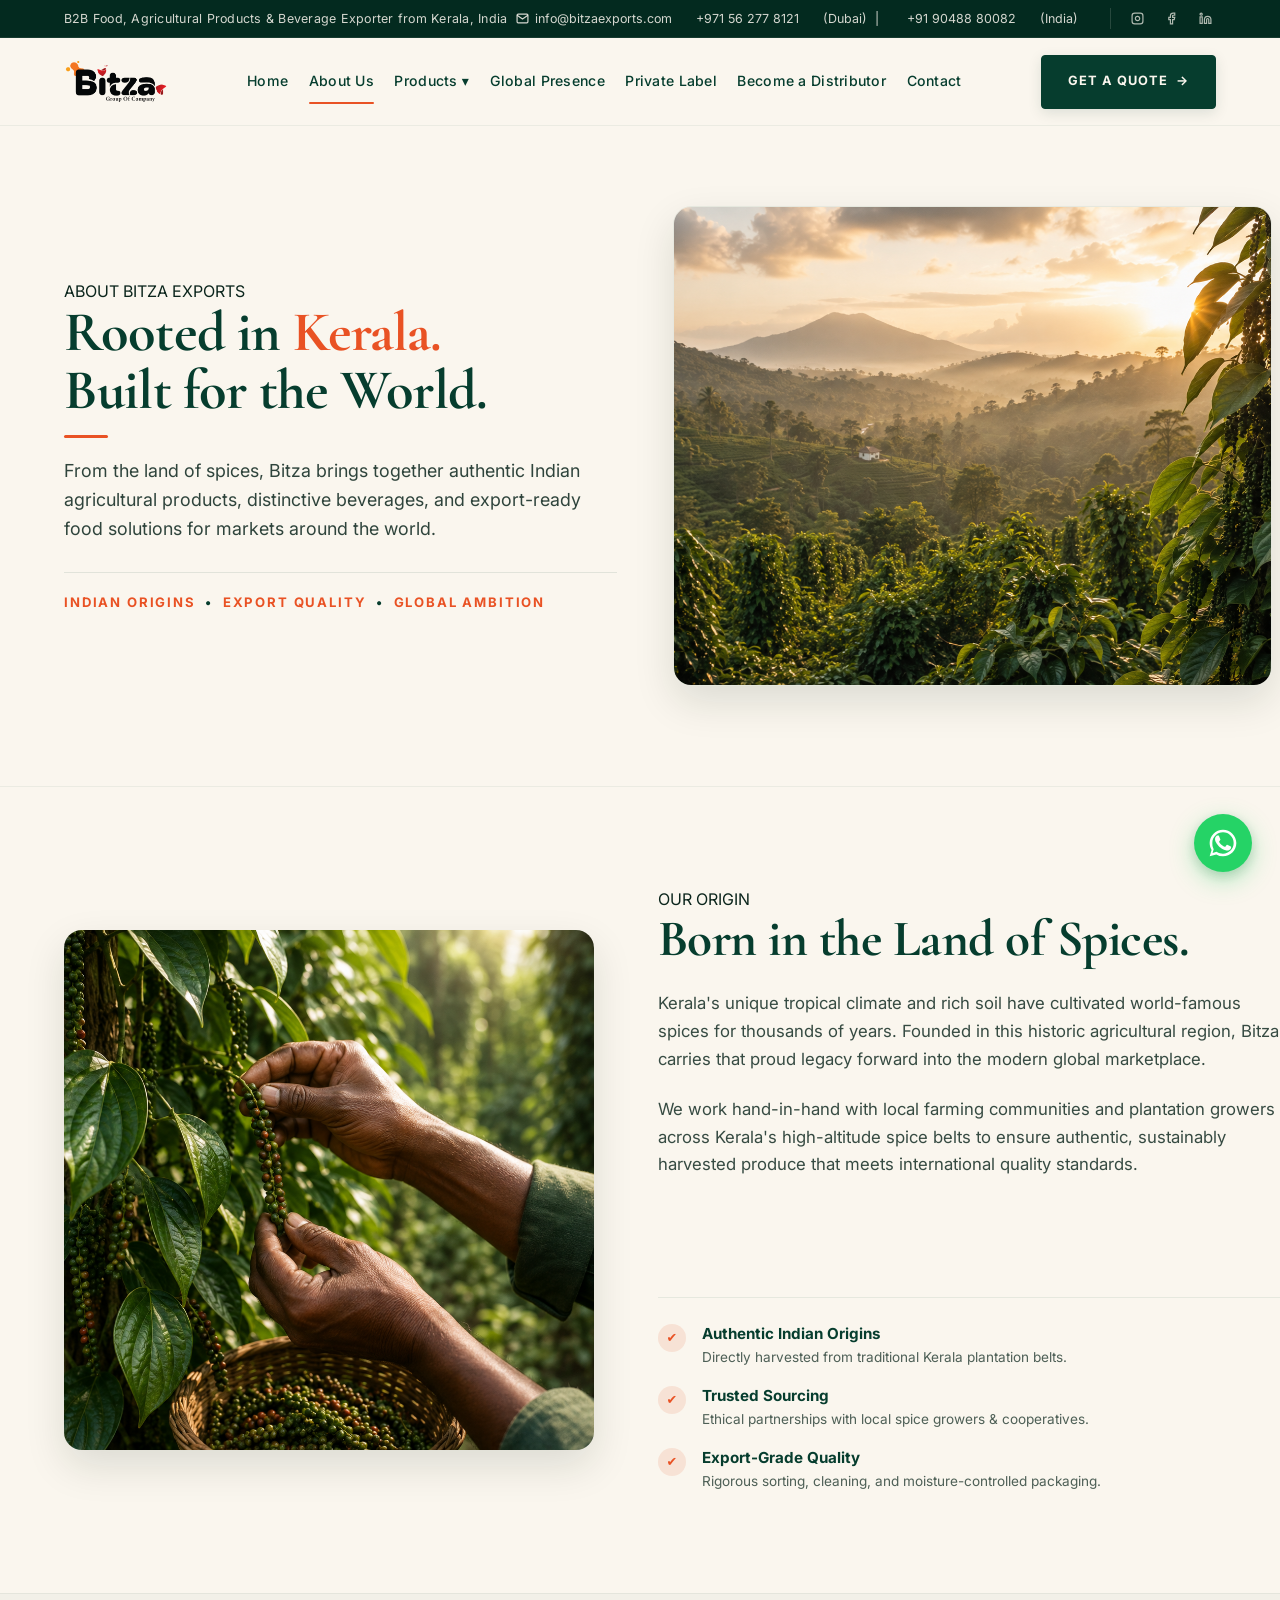
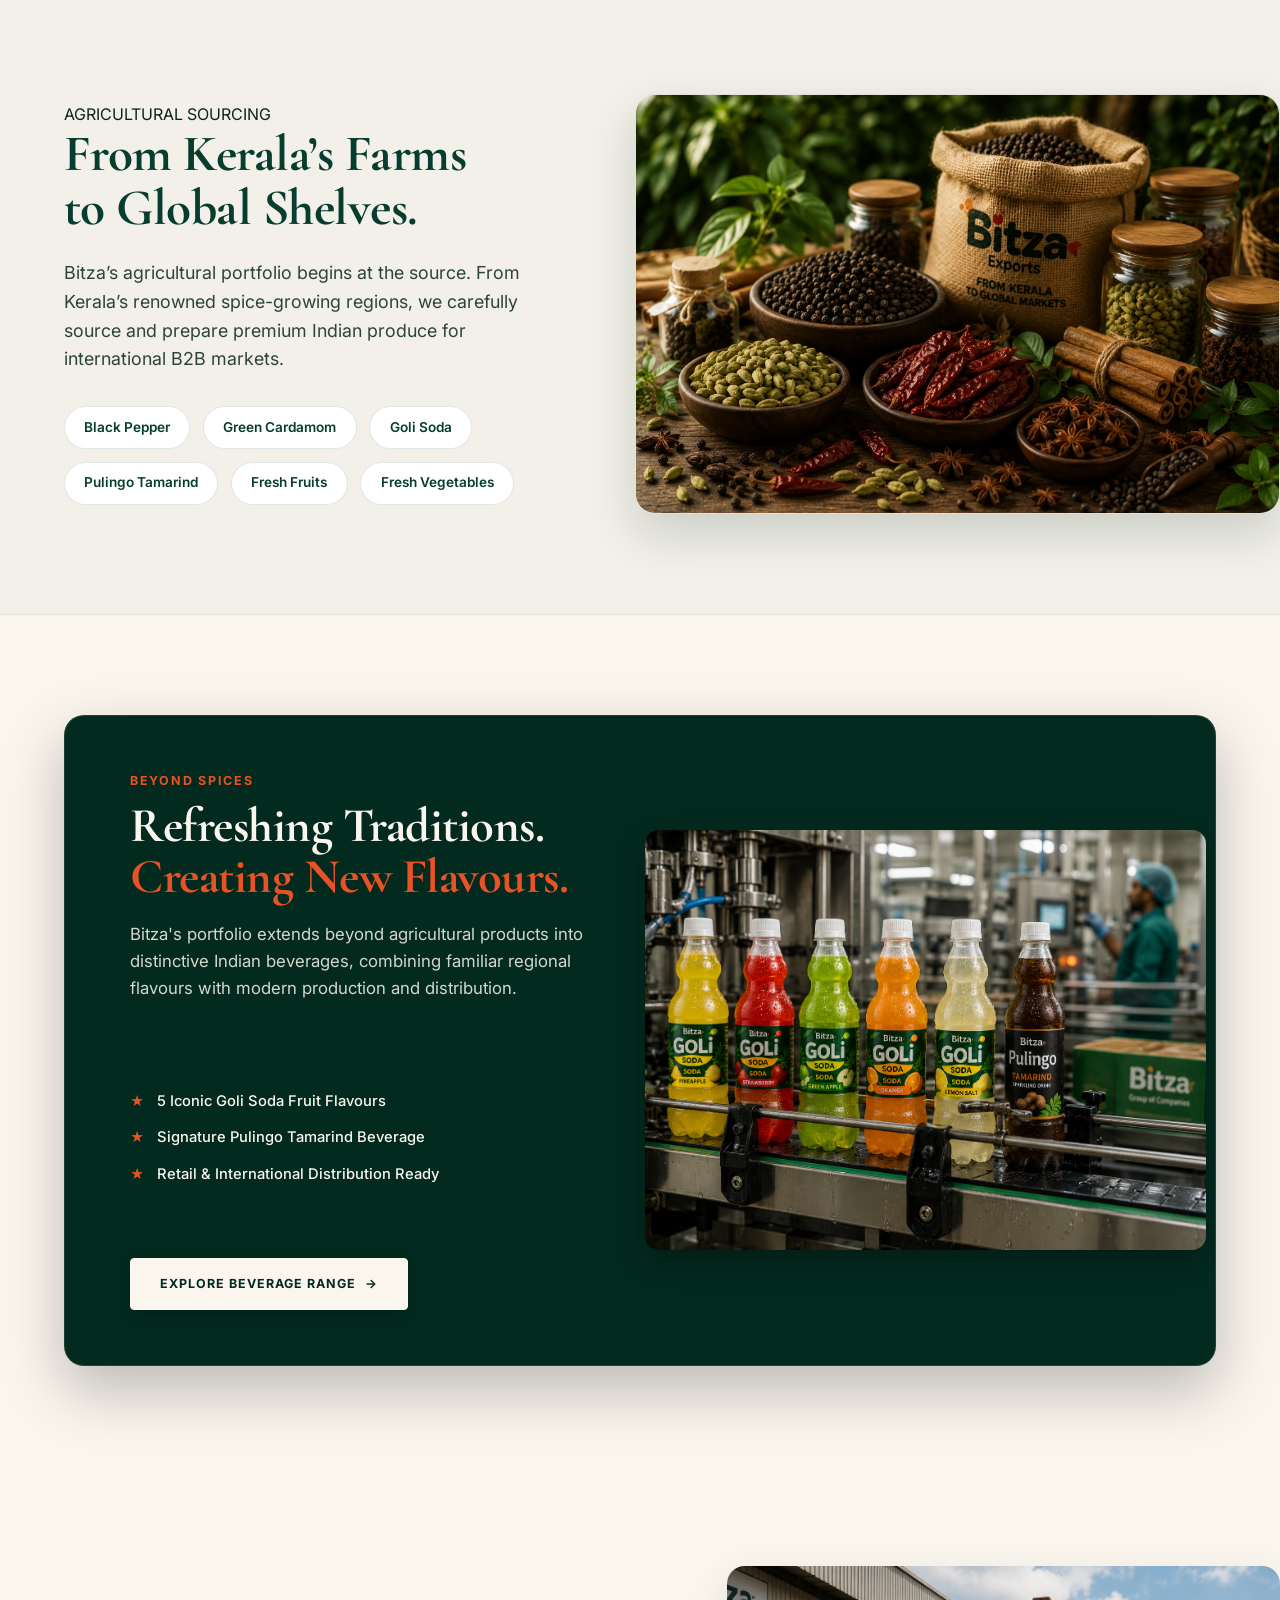
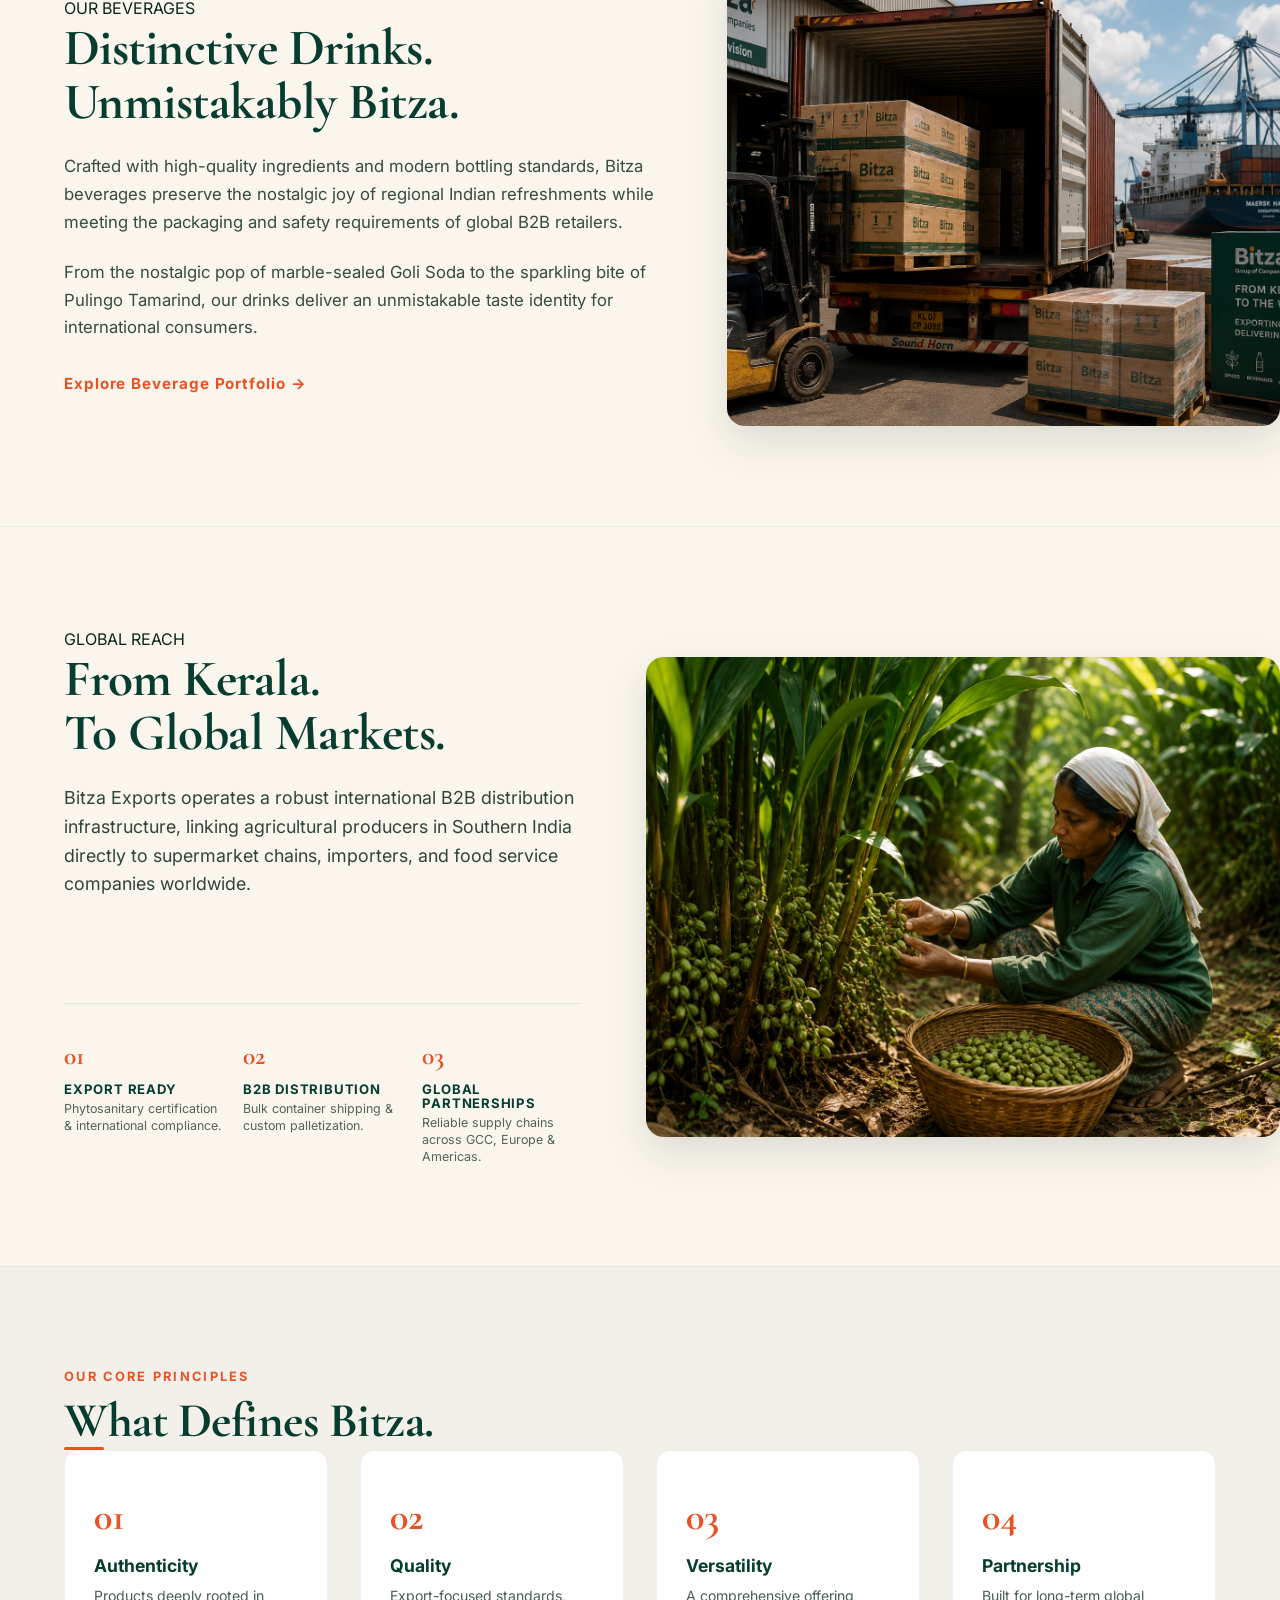
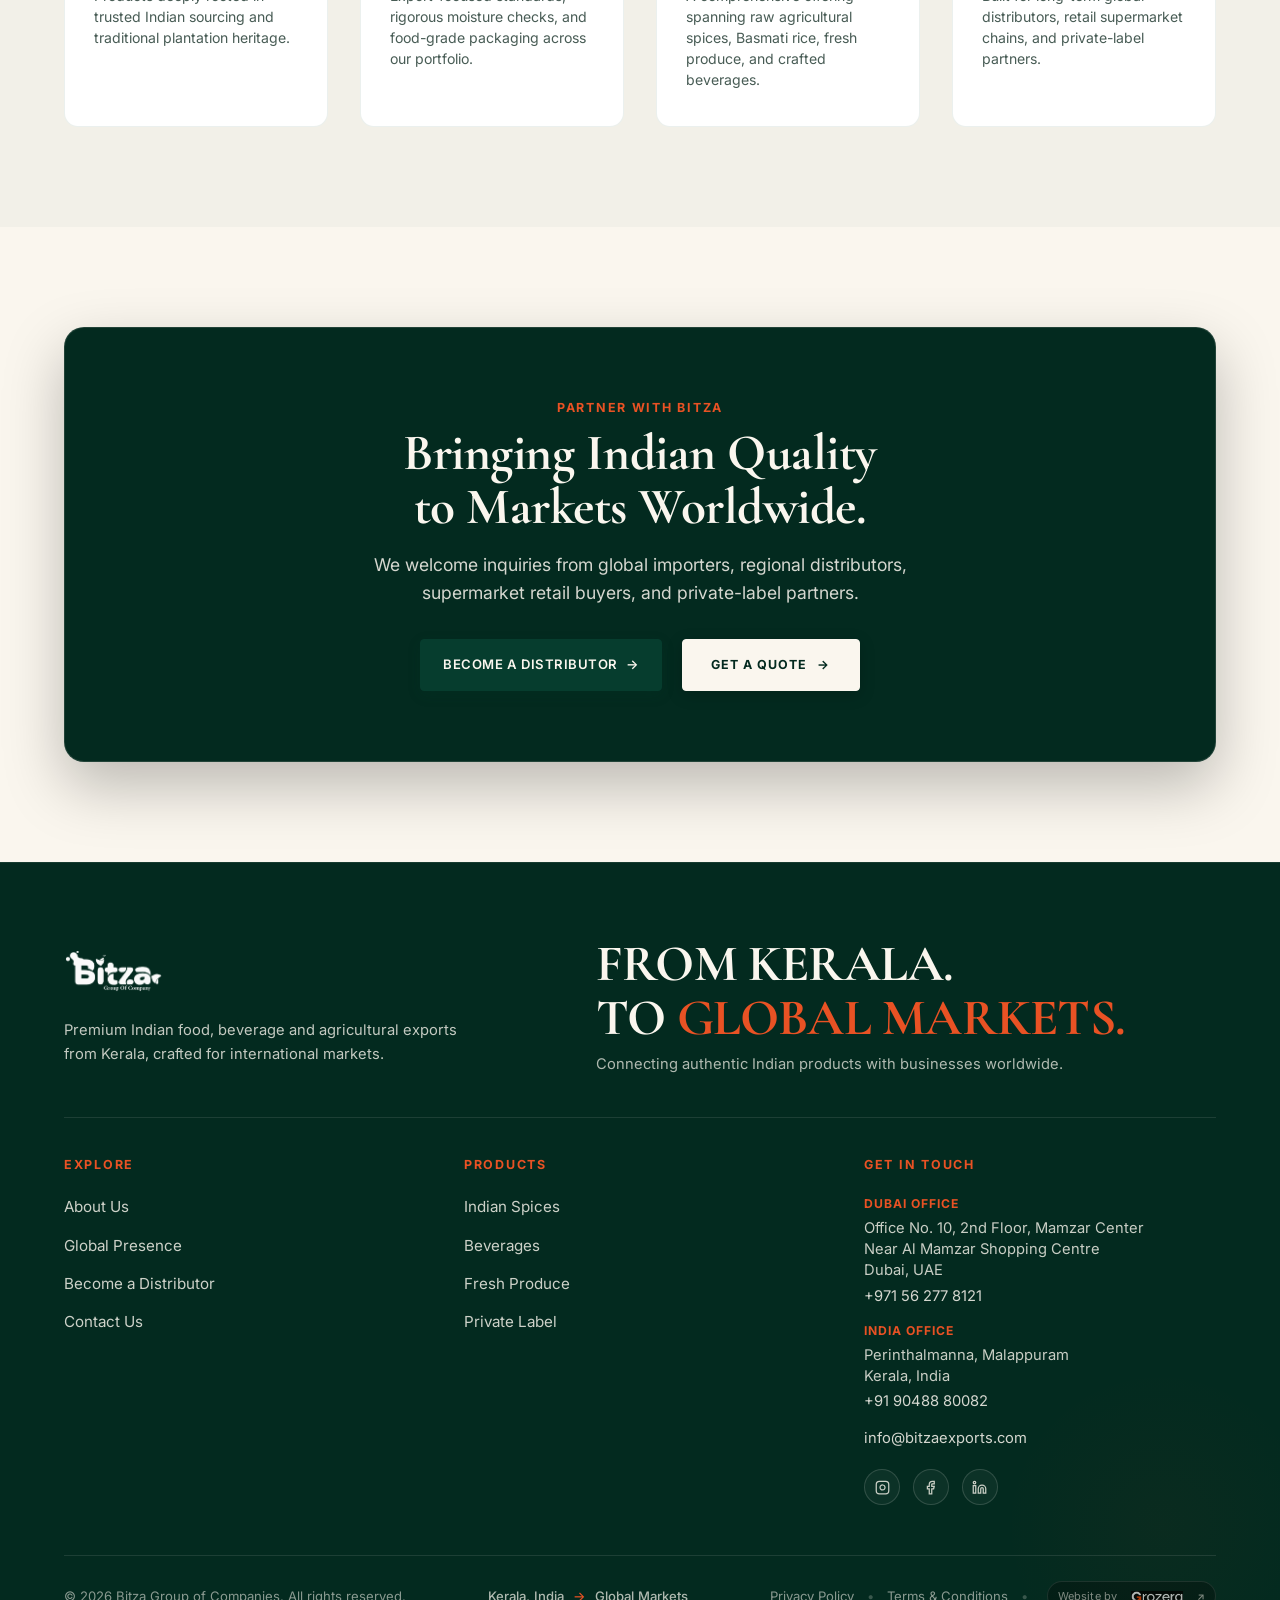
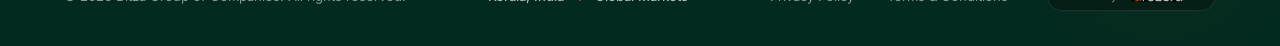
<file: about.html>
<!DOCTYPE html>
<html lang="en">
<head>
  <meta charset="UTF-8">
  <meta name="viewport" content="width=device-width, initial-scale=1.0">
  <title>About Us — Bitza Exports | Rooted in Kerala, Built for the World</title>
  <meta name="description" content="Discover the story of Bitza Exports: from Kerala's spice plantations and agricultural sourcing to modern beverage production and global B2B export distribution.">
  
  <meta name="pinterest" content="nopin" />
  <link rel="icon" type="image/png" href="assets/logo.png">
  
  <!-- Google Fonts -->
  <link rel="preconnect" href="https://fonts.googleapis.com">
  <link rel="preconnect" href="https://fonts.gstatic.com" crossorigin>
  <link href="https://fonts.googleapis.com/css2?family=Cormorant+Garamond:ital,wght@0,500;0,600;0,700;1,400&family=Inter:wght@300;400;500;600;700&display=swap" rel="stylesheet">

  <!-- CSS Stylesheet -->
  <link rel="stylesheet" href="css/style.css?v=1300">
</head>
<body>

  <!-- Top Utility Bar -->
  <div class="top-utility-bar">
    <div class="container utility-container">
      <div class="utility-left">
        <span>B2B Food, Agricultural Products & Beverage Exporter from Kerala, India</span>
      </div>
      <div class="utility-right">
        <a href="mailto:info@bitzaexports.com">
          <svg width="13" height="13" viewBox="0 0 24 24" fill="none" stroke="currentColor" stroke-width="2.2"><path d="M4 4h16c1.1 0 2 .9 2 2v12c0 1.1-.9 2-2 2H4c-1.1 0-2-.9-2-2V6c0-1.1.9-2 2-2z"></path><polyline points="22,6 12,13 2,6"></polyline></svg>
          info@bitzaexports.com
        </a>
        <a href="tel:+971562778121">+971 56 277 8121</a> (Dubai) &nbsp;|&nbsp; <a href="tel:+919048880082">+91 90488 80082</a> (India)
        <div class="utility-socials">
          <a href="https://www.instagram.com/bitza_group?igsh=MTluaHoxc25wZjhmeg==" target="_blank" rel="noopener noreferrer" aria-label="Visit Bitza on Instagram"><svg width="13" height="13" viewBox="0 0 24 24" fill="none" stroke="currentColor" stroke-width="2.2"><rect x="2" y="2" width="20" height="20" rx="5" ry="5"></rect><path d="M16 11.37A4 4 0 1 1 12.63 8 4 4 0 0 1 16 11.37z"></path><line x1="17.5" y1="6.5" x2="17.51" y2="6.5"></line></svg></a>
          <a href="https://www.facebook.com/share/p/14ssbmf7pZp/?mibextid=wwXIfr" target="_blank" rel="noopener noreferrer" aria-label="Visit Bitza on Facebook"><svg width="13" height="13" viewBox="0 0 24 24" fill="none" stroke="currentColor" stroke-width="2.2"><path d="M18 2h-3a5 5 0 0 0-5 5v3H7v4h3v8h4v-8h3l1-4h-4V7a1 1 0 0 1 1-1h3z"></path></svg></a>
          <a href="#" aria-label="LinkedIn"><svg width="13" height="13" viewBox="0 0 24 24" fill="none" stroke="currentColor" stroke-width="2.2"><path d="M16 8a6 6 0 0 1 6 6v7h-4v-7a2 2 0 0 0-2-2 2 2 0 0 0-2 2v7h-4v-7a6 6 0 0 1 6-6z"></path><rect x="2" y="9" width="4" height="12"></rect><circle cx="4" cy="4" r="2"></circle></svg></a>
        </div>
      </div>
    </div>
  </div>

  <!-- Header / Navigation -->
  <header id="mainHeader">
    <div class="nav-container">
      <a href="index.html" class="logo-container">
        <img src="assets/logo.png" alt="Bitza Group of Companies Logo" nopin="nopin" data-pin-no-hover="true">
      </a>
      
      <nav aria-label="Main Navigation">
        <ul class="nav-links">
          <li><a href="index.html">Home</a></li>
          <li class="active"><a href="about.html">About Us</a></li>
          <li class="has-dropdown">
            <a href="products.html" aria-haspopup="true">Products <span class="arrow">▾</span></a>
            <ul class="dropdown-menu">
              <li><a href="products.html" class="dropdown-title-link">All Products Portfolio</a></li>
              <li><a href="products.html?cat=spices">Spices (Black Pepper & Cardamom)</a></li>
              <li><a href="products.html?cat=beverages">Beverages (Goli Soda & Pulingo)</a></li>
              <li><a href="products.html?cat=produce">Fresh Produce (Fruits & Vegetables)</a></li>
            </ul>
          </li>
          <li><a href="index.html#global-presence">Global Presence</a></li>
          <li><a href="index.html#private-label">Private Label</a></li>
          <li><a href="distributor.html">Become a Distributor</a></li>
          <li><a href="contact.html">Contact</a></li>
        </ul>
      </nav>
      
      <div class="nav-right-actions">
        <a href="contact.html" class="btn btn-nav-quote">GET A QUOTE <span class="arrow">→</span></a>
      </div>

      <button class="burger-menu" id="burgerBtn" aria-label="Toggle Navigation Menu">
        <span></span><span></span><span></span>
      </button>
    </div>
  </header>

  <!-- Mobile Drawer Panel -->
  <div class="mobile-nav-panel" id="mobilePanel">
    <ul class="mobile-nav-links">
      <li><a href="index.html">Home</a></li>
      <li class="active"><a href="about.html">About Us</a></li>
      <li>
        <a href="products.html">Products</a>
        <ul class="mobile-sub-menu">
          <li><a href="products.html?cat=spices">Spices (Black Pepper & Cardamom)</a></li>
          <li><a href="products.html?cat=beverages">Beverages (Goli Soda & Pulingo)</a></li>
          <li><a href="products.html?cat=produce">Fresh Produce (Fruits & Vegetables)</a></li>
        </ul>
      </li>
      <li><a href="index.html#global-presence">Global Presence</a></li>
      <li><a href="index.html#private-label">Private Label</a></li>
      <li><a href="distributor.html">Become a Distributor</a></li>
      <li><a href="contact.html">Contact</a></li>
    </ul>
    <div class="mobile-drawer-cta">
      <a href="contact.html" class="btn btn-hero-primary block-cta">GET A QUOTE <span class="arrow">→</span></a>
    </div>
  </div>

  <!-- SECTION 1 — ABOUT HERO -->
  <section class="about-hero-section">
    <div class="container">
      <div class="about-hero-grid">
        
        <!-- Left Content -->
        <div class="about-hero-left">
          <span class="eyebrow-orange">ABOUT BITZA EXPORTS</span>
          
          <h1 class="about-hero-headline">
            Rooted in <span class="text-orange">Kerala.</span><br>
            Built for the World.
          </h1>
          
          <div class="hero-orange-line"></div>
          
          <p class="about-hero-lead">
            From the land of spices, Bitza brings together authentic Indian agricultural products, distinctive beverages, and export-ready food solutions for markets around the world.
          </p>
          
          <div class="about-hero-tagline">
            <span>Indian Origins</span> • <span>Export Quality</span> • <span>Global Ambition</span>
          </div>
        </div>

        <!-- Right Photographic Composition -->
        <div class="about-hero-right">
          <div class="about-hero-img-wrap">
            <img src="aboutus/ChatGPT Image Aug 3, 2026 at 01_32_24 PM.png" alt="Kerala Spice Plantation Landscape Origin" class="about-hero-img" nopin="nopin" data-pin-no-hover="true">
          </div>
        </div>

      </div>
    </div>
  </section>

  <!-- SECTION 2 — OUR ORIGIN -->
  <section class="about-origin-section">
    <div class="container">
      <div class="about-origin-grid">
        
        <!-- Header & Intro Content -->
        <div class="origin-header-block reveal-up">
          <span class="eyebrow-orange">OUR ORIGIN</span>
          <h2 class="serif-title-h2">Born in the Land of Spices.</h2>
          
          <p class="about-story-p">
            Kerala's unique tropical climate and rich soil have cultivated world-famous spices for thousands of years. Founded in this historic agricultural region, Bitza carries that proud legacy forward into the modern global marketplace.
          </p>
          
          <p class="about-story-p">
            We work hand-in-hand with local farming communities and plantation growers across Kerala's high-altitude spice belts to ensure authentic, sustainably harvested produce that meets international quality standards.
          </p>
        </div>

        <!-- Plantation Visual Composition -->
        <div class="origin-main-img-wrap reveal-up">
          <img src="aboutus/ChatGPT Image Aug 3, 2026 at 01_35_06 PM.png" alt="Kerala Plantation Farmer Harvesting Spices" class="origin-main-img" nopin="nopin" data-pin-no-hover="true">
        </div>

        <!-- Origin Benefit Items -->
        <div class="origin-points-list reveal-up">
          <div class="origin-point-item">
            <span class="point-icon">✔</span>
            <div class="point-txt">
              <strong>Authentic Indian Origins</strong>
              <span>Directly harvested from traditional Kerala plantation belts.</span>
            </div>
          </div>

          <div class="origin-point-item">
            <span class="point-icon">✔</span>
            <div class="point-txt">
              <strong>Trusted Sourcing</strong>
              <span>Ethical partnerships with local spice growers & cooperatives.</span>
            </div>
          </div>

          <div class="origin-point-item">
            <span class="point-icon">✔</span>
            <div class="point-txt">
              <strong>Export-Grade Quality</strong>
              <span>Rigorous sorting, cleaning, and moisture-controlled packaging.</span>
            </div>
          </div>
        </div>

      </div>
    </div>
  </section>

  <!-- SECTION 3 — AGRICULTURAL SOURCING -->
  <section class="about-farm-portfolio-section" id="agricultural-sourcing">
    <div class="container">
      <div class="farm-portfolio-grid">
        
        <!-- Content Column -->
        <div class="farm-text-col reveal-up">
          <span class="eyebrow-orange">AGRICULTURAL SOURCING</span>
          <h2 class="serif-title-h2">From Kerala’s Farms<br>to Global Shelves.</h2>
          
          <p class="lead farm-lead">
            Bitza’s agricultural portfolio begins at the source. From Kerala’s renowned spice-growing regions, we carefully source and prepare premium Indian produce for international B2B markets.
          </p>
          
          <div class="farm-categories-grid">
            <div class="farm-cat-chip">Black Pepper</div>
            <div class="farm-cat-chip">Green Cardamom</div>
            <div class="farm-cat-chip">Goli Soda</div>
            <div class="farm-cat-chip">Pulingo Tamarind</div>
            <div class="farm-cat-chip">Fresh Fruits</div>
            <div class="farm-cat-chip">Fresh Vegetables</div>
          </div>
        </div>

        <!-- Spices Photography Frame -->
        <div class="farm-images-col reveal-up">
          <div class="farm-img-card card-single-hero">
            <img src="spices/bitza_spices_hero.jpg?v=200" alt="Bitza Exports Kerala Spices Sourcing - Peppercorns, Cardamom, Red Chillies, Cinnamon" class="farm-img" nopin="nopin" data-pin-no-hover="true">
          </div>
        </div>

      </div>
    </div>
  </section>

  <!-- SECTION 4 — BEYOND SPICES / BEVERAGE STORY -->
  <section class="about-beverage-story-section">
    <div class="container">
      <div class="bev-story-card reveal-up">
        
        <!-- Header & Description -->
        <div class="bev-header-block">
          <span class="pl-eyebrow">BEYOND SPICES</span>
          
          <h2 class="bev-story-headline">
            Refreshing Traditions.<br>
            <span class="text-orange">Creating New Flavours.</span>
          </h2>
          
          <p class="bev-story-desc">
            Bitza's portfolio extends beyond agricultural products into distinctive Indian beverages, combining familiar regional flavours with modern production and distribution.
          </p>
        </div>

        <!-- Star Feature Bullets -->
        <div class="bev-story-points">
          <div class="bev-point">
            <span class="b-icon">★</span>
            <span>5 Iconic Goli Soda Fruit Flavours</span>
          </div>
          <div class="bev-point">
            <span class="b-icon">★</span>
            <span>Signature Pulingo Tamarind Beverage</span>
          </div>
          <div class="bev-point">
            <span class="b-icon">★</span>
            <span>Retail & International Distribution Ready</span>
          </div>
        </div>

        <!-- Factory Production Image -->
        <div class="bev-factory-img-wrap">
          <img src="aboutus/ChatGPT Image Aug 3, 2026 at 01_58_56 PM.png" alt="Bitza Modern Stainless Steel Beverage Production Facility" class="bev-factory-img" nopin="nopin" data-pin-no-hover="true">
        </div>

        <!-- Action CTA -->
        <div class="bev-cta-wrap">
          <a href="products.html?cat=beverages" class="btn btn-pl-primary">
            EXPLORE BEVERAGE RANGE <span class="arrow">→</span>
          </a>
        </div>

      </div>
    </div>
  </section>

  <!-- SECTION 5 — OUR BEVERAGES (COMPANY STORY) -->
  <section class="about-our-beverages-section">
    <div class="container">
      <div class="our-bev-grid">
        
        <!-- Story Content -->
        <div class="our-bev-right reveal-up">
          <span class="eyebrow-orange">OUR BEVERAGES</span>
          <h2 class="serif-title-h2">Distinctive Drinks.<br>Unmistakably Bitza.</h2>
          
          <p class="about-story-p">
            Crafted with high-quality ingredients and modern bottling standards, Bitza beverages preserve the nostalgic joy of regional Indian refreshments while meeting the packaging and safety requirements of global B2B retailers.
          </p>

          <p class="about-story-p">
            From the nostalgic pop of marble-sealed Goli Soda to the sparkling bite of Pulingo Tamarind, our drinks deliver an unmistakable taste identity for international consumers.
          </p>

          <div style="margin-top: 1.8rem;">
            <a href="products.html?cat=beverages" class="range-card-link" style="font-size: 0.95rem;">
              Explore Beverage Portfolio <span class="arrow">→</span>
            </a>
          </div>
        </div>

        <!-- Showcase Image -->
        <div class="our-bev-left reveal-up">
          <div class="bev-family-frame">
            <img src="aboutus/ChatGPT Image Aug 3, 2026 at 02_05_46 PM.png" alt="Bitza Complete Beverage Family Lineup" class="bev-family-img" nopin="nopin" data-pin-no-hover="true">
          </div>
        </div>

      </div>
    </div>
  </section>

  <!-- SECTION 6 — GLOBAL EXPORT -->
  <section class="about-global-export-section">
    <div class="container">
      <div class="global-export-grid">
        
        <!-- Header & Story Content -->
        <div class="export-header-block reveal-up">
          <span class="eyebrow-orange">GLOBAL REACH</span>
          <h2 class="serif-title-h2">From Kerala.<br>To Global Markets.</h2>
          
          <p class="lead">
            Bitza Exports operates a robust international B2B distribution infrastructure, linking agricultural producers in Southern India directly to supermarket chains, importers, and food service companies worldwide.
          </p>
        </div>

        <!-- Cinematic Export Image -->
        <div class="export-img-frame reveal-up">
          <img src="aboutus/ChatGPT Image Aug 3, 2026 at 02_06_27 PM.png" alt="Bitza International Container Shipping & Export Logistics" class="export-main-img" nopin="nopin" data-pin-no-hover="true">
        </div>

        <!-- 01 / 02 / 03 Export Indicators -->
        <div class="export-indicators-grid reveal-up">
          <div class="export-ind-card">
            <span class="ind-num">01</span>
            <h4>EXPORT READY</h4>
            <p>Phytosanitary certification & international compliance.</p>
          </div>
          
          <div class="export-ind-card">
            <span class="ind-num">02</span>
            <h4>B2B DISTRIBUTION</h4>
            <p>Bulk container shipping & custom palletization.</p>
          </div>

          <div class="export-ind-card">
            <span class="ind-num">03</span>
            <h4>GLOBAL PARTNERSHIPS</h4>
            <p>Reliable supply chains across GCC, Europe & Americas.</p>
          </div>
        </div>

      </div>
    </div>
  </section>

  <!-- SECTION 7 — COMPANY VALUES -->
  <section class="about-values-section">
    <div class="container">
      <div class="section-header reveal-up centered-header">
        <span class="section-eyebrow-orange">OUR CORE PRINCIPLES</span>
        <h2>What Defines Bitza.</h2>
        <div class="why-bitza-orange-line centered-line"></div>
      </div>

      <div class="values-4col-grid reveal-up">
        
        <div class="value-col-card">
          <span class="v-num">01</span>
          <h3>Authenticity</h3>
          <p>Products deeply rooted in trusted Indian sourcing and traditional plantation heritage.</p>
        </div>

        <div class="value-col-card">
          <span class="v-num">02</span>
          <h3>Quality</h3>
          <p>Export-focused standards, rigorous moisture checks, and food-grade packaging across our portfolio.</p>
        </div>

        <div class="value-col-card">
          <span class="v-num">03</span>
          <h3>Versatility</h3>
          <p>A comprehensive offering spanning raw agricultural spices, Basmati rice, fresh produce, and crafted beverages.</p>
        </div>

        <div class="value-col-card">
          <span class="v-num">04</span>
          <h3>Partnership</h3>
          <p>Built for long-term global distributors, retail supermarket chains, and private-label partners.</p>
        </div>

      </div>
    </div>
  </section>

  <!-- SECTION 8 — FINAL PARTNER CTA -->
  <section class="about-final-cta-section">
    <div class="container">
      <div class="about-cta-card reveal-up">
        <span class="pl-eyebrow">PARTNER WITH BITZA</span>
        
        <h2 class="serif-title-white" style="font-size: clamp(2.4rem, 4vw, 3.5rem);">
          Bringing Indian Quality<br>
          to Markets Worldwide.
        </h2>
        
        <p class="lead-white" style="max-width: 620px; margin: 1rem auto 2rem auto;">
          We welcome inquiries from global importers, regional distributors, supermarket retail buyers, and private-label partners.
        </p>

        <div class="about-cta-buttons">
          <a href="distributor.html" class="btn btn-hero-primary">BECOME A DISTRIBUTOR <span class="arrow">→</span></a>
          <a href="contact.html" class="btn btn-pl-primary">GET A QUOTE <span class="arrow">→</span></a>
        </div>
      </div>
    </div>
  </section>

  <!-- SECTION 11: PREMIUM EDITORIAL FOOTER -->
  <footer class="site-footer" id="site-footer">
    <div class="footer-container">
      
      <!-- TOP BRAND AREA (Two-Column Composition) -->
      <div class="footer-brand-grid">
        
        <!-- LEFT: Brand Logo & Description -->
        <div class="footer-brand-left">
          <div class="footer-logo-wrap">
            <img src="assets/logo.png" alt="Bitza Group of Companies Logo" class="footer-logo" nopin="nopin" data-pin-no-hover="true">
          </div>
          <p class="footer-brand-desc">
            Premium Indian food, beverage and agricultural exports from Kerala, crafted for international markets.
          </p>
        </div>

        <!-- RIGHT: Editorial Brand Statement -->
        <div class="footer-brand-right">
          <h2 class="footer-editorial-statement">
            FROM KERALA.<br>
            TO <span class="text-orange">GLOBAL MARKETS.</span>
          </h2>
          <p class="footer-statement-sub">
            Connecting authentic Indian products with businesses worldwide.
          </p>
        </div>

      </div>

      <!-- Subtle Divider #1 -->
      <div class="footer-divider"></div>

      <!-- FOOTER NAVIGATION (3 Well-Proportioned Columns) -->
      <div class="footer-nav-grid">
        
        <!-- COLUMN 1: EXPLORE -->
        <div class="footer-nav-col">
          <h4 class="footer-col-label">EXPLORE</h4>
          <ul class="footer-nav-links">
            <li><a href="about.html">About Us <span class="nav-arrow">→</span></a></li>
            <li><a href="index.html#global-presence">Global Presence <span class="nav-arrow">→</span></a></li>
            <li><a href="distributor.html">Become a Distributor <span class="nav-arrow">→</span></a></li>
            <li><a href="contact.html">Contact Us <span class="nav-arrow">→</span></a></li>
          </ul>
        </div>

        <!-- COLUMN 2: PRODUCTS -->
        <div class="footer-nav-col">
          <h4 class="footer-col-label">PRODUCTS</h4>
          <ul class="footer-nav-links">
            <li><a href="products.html?cat=spices">Indian Spices <span class="nav-arrow">→</span></a></li>
            <li><a href="products.html?cat=beverages">Beverages <span class="nav-arrow">→</span></a></li>
            <li><a href="products.html?cat=produce">Fresh Produce <span class="nav-arrow">→</span></a></li>
            <li><a href="index.html#private-label">Private Label <span class="nav-arrow">→</span></a></li>
          </ul>
        </div>

        <!-- COLUMN 3: GET IN TOUCH -->
        <div class="footer-nav-col">
          <h4 class="footer-col-label">GET IN TOUCH</h4>
          <div class="footer-contact-info">
            
            <!-- DUBAI OFFICE -->
            <div class="footer-office-block">
              <span class="footer-office-label">DUBAI OFFICE</span>
              <p class="footer-office-address">
                Office No. 10, 2nd Floor, Mamzar Center<br>
                Near Al Mamzar Shopping Centre<br>
                Dubai, UAE
              </p>
              <p class="footer-office-phone">
                <a href="tel:+971562778121" class="contact-link">+971 56 277 8121</a>
              </p>
            </div>

            <!-- INDIA OFFICE -->
            <div class="footer-office-block">
              <span class="footer-office-label">INDIA OFFICE</span>
              <p class="footer-office-address">
                Perinthalmanna, Malappuram<br>
                Kerala, India
              </p>
              <p class="footer-office-phone">
                <a href="tel:+919048880082" class="contact-link">+91 90488 80082</a>
              </p>
            </div>

            <!-- CORPORATE EMAIL -->
            <div style="margin-top: 0.75rem;">
              <p><a href="mailto:info@bitzaexports.com" class="contact-link">info@bitzaexports.com</a></p>
            </div>

          </div>

          <!-- Minimal Line Social Icons -->
          <div class="footer-social-bar">
            <a href="https://www.instagram.com/bitza_group?igsh=MTluaHoxc25wZjhmeg==" target="_blank" rel="noopener noreferrer" aria-label="Visit Bitza on Instagram" class="social-icon-link">
              <svg width="15" height="15" viewBox="0 0 24 24" fill="none" stroke="currentColor" stroke-width="2"><rect x="2" y="2" width="20" height="20" rx="5" ry="5"></rect><path d="M16 11.37A4 4 0 1 1 12.63 8 4 4 0 0 1 16 11.37z"></path><line x1="17.5" y1="6.5" x2="17.51" y2="6.5"></line></svg>
            </a>
            <a href="https://www.facebook.com/share/p/14ssbmf7pZp/?mibextid=wwXIfr" target="_blank" rel="noopener noreferrer" aria-label="Visit Bitza on Facebook" class="social-icon-link">
              <svg width="15" height="15" viewBox="0 0 24 24" fill="none" stroke="currentColor" stroke-width="2"><path d="M18 2h-3a5 5 0 0 0-5 5v3H7v4h3v8h4v-8h3l1-4h-4V7a1 1 0 0 1 1-1h3z"></path></svg>
            </a>
            <a href="#" aria-label="LinkedIn" class="social-icon-link">
              <svg width="15" height="15" viewBox="0 0 24 24" fill="none" stroke="currentColor" stroke-width="2"><path d="M16 8a6 6 0 0 1 6 6v7h-4v-7a2 2 0 0 0-2-2 2 2 0 0 0-2 2v7h-4v-7a6 6 0 0 1 6-6z"></path><rect x="2" y="9" width="4" height="12"></rect><circle cx="4" cy="4" r="2"></circle></svg>
            </a>
          </div>
        </div>

      </div>

      <!-- Subtle Divider #2 -->
      <div class="footer-divider" style="margin-top: 50px; margin-bottom: 25px;"></div>

      <!-- COMPACT BOTTOM BAR -->
      <div class="footer-bottom-bar">
        <div class="bottom-left">
          © 2026 Bitza Group of Companies. All rights reserved.
        </div>
        <div class="bottom-center">
          Kerala, India <span class="bottom-arrow">→</span> Global Markets
        </div>
        <div class="bottom-right">
          <a href="#">Privacy Policy</a>
          <span class="bottom-sep">•</span>
          <a href="#">Terms & Conditions</a>
          <span class="bottom-sep">•</span>
          <a href="https://www.grozera.com" target="_blank" rel="noopener noreferrer" class="grozera-btn-credit" aria-label="Website by Grozera">
            <span class="credit-label">Website by</span>
            <img src="assets/grozera_logo_black.png" alt="GROZERA" class="grozera-btn-logo">
            <span class="grozera-btn-arrow">↗</span>
          </a>
        </div>
      </div>

    </div>
  </footer>

  <!-- Floating WhatsApp Button -->
  <a href="https://wa.me/919048880082" class="whatsapp-float-btn" target="_blank" rel="noopener noreferrer" aria-label="Chat with Bitza Exports on WhatsApp">
    <svg width="32" height="32" viewBox="0 0 24 24" fill="none" xmlns="http://www.w3.org/2000/svg">
      <path d="M17.472 14.382c-.297-.149-1.758-.867-2.03-.967-.273-.099-.471-.148-.67.15-.197.297-.767.966-.94 1.164-.173.199-.347.223-.644.075-.297-.15-1.255-.463-2.39-1.475-.883-.788-1.48-1.761-1.653-2.059-.173-.297-.018-.458.13-.606.134-.133.298-.347.446-.521.151-.172.2-.296.3-.495.099-.198.05-.372-.025-.521-.075-.148-.669-1.611-.916-2.206-.242-.579-.487-.501-.669-.51l-.57-.01c-.198 0-.52.074-.792.372s-1.04 1.016-1.04 2.479 1.065 2.876 1.213 3.074c.149.198 2.095 3.2 5.076 4.487.709.306 1.263.489 1.694.626.712.226 1.36.194 1.872.118.571-.085 1.758-.719 2.006-1.413.248-.695.248-1.29.173-1.414-.074-.124-.272-.198-.57-.347z" fill="#FFFFFF"/>
      <path d="M12 2C6.477 2 2 6.477 2 12c0 1.89.525 3.66 1.438 5.168L2 22l4.974-1.397A9.957 9.957 0 0012 22c5.523 0 10-4.477 10-10S17.523 2 12 2zm0 18c-1.65 0-3.18-.43-4.507-1.182l-.323-.184-2.955.83.83-2.885-.205-.333A7.954 7.954 0 014 12c0-4.411 3.589-8 8-8s8 3.589 8 8-3.589 8-8 8z" fill="#FFFFFF"/>
    </svg>
  </a>

  <!-- Scripts -->
  <script src="js/main.js"></script>
</body>
</html>
</file>
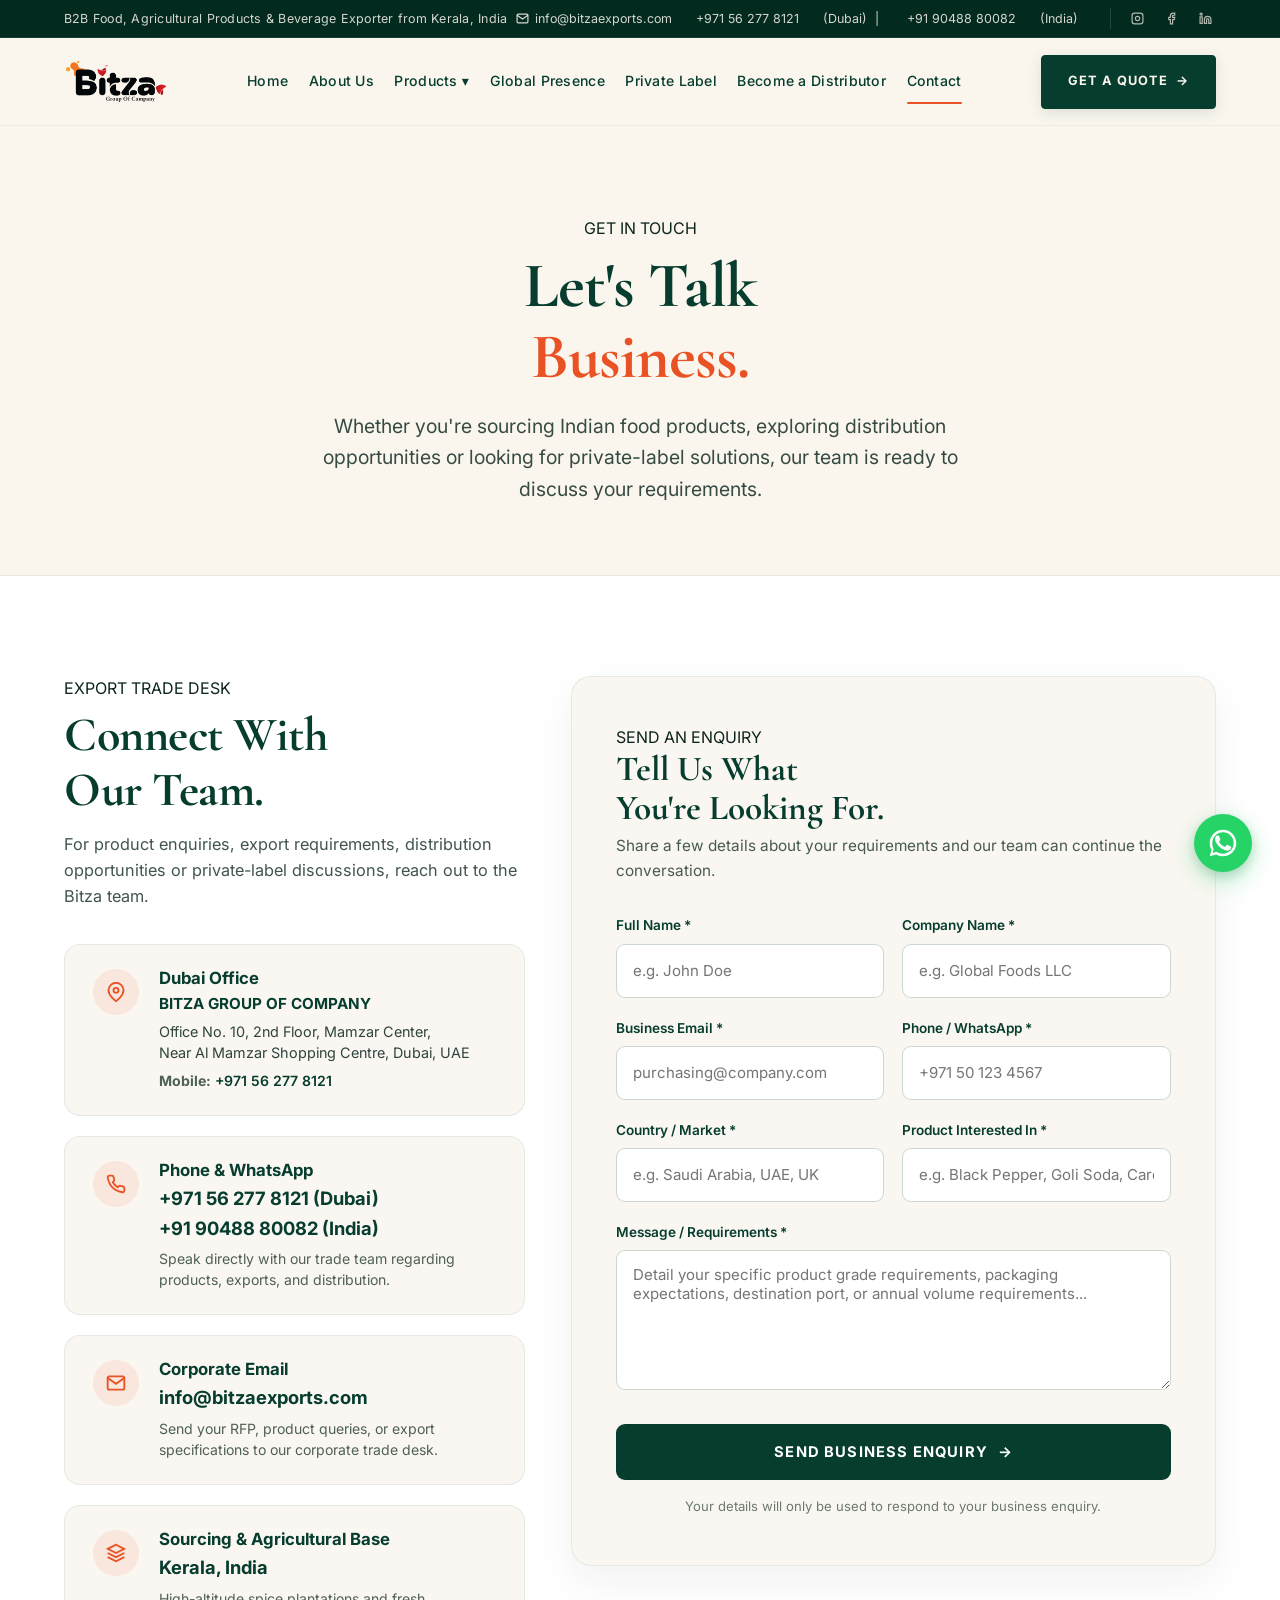
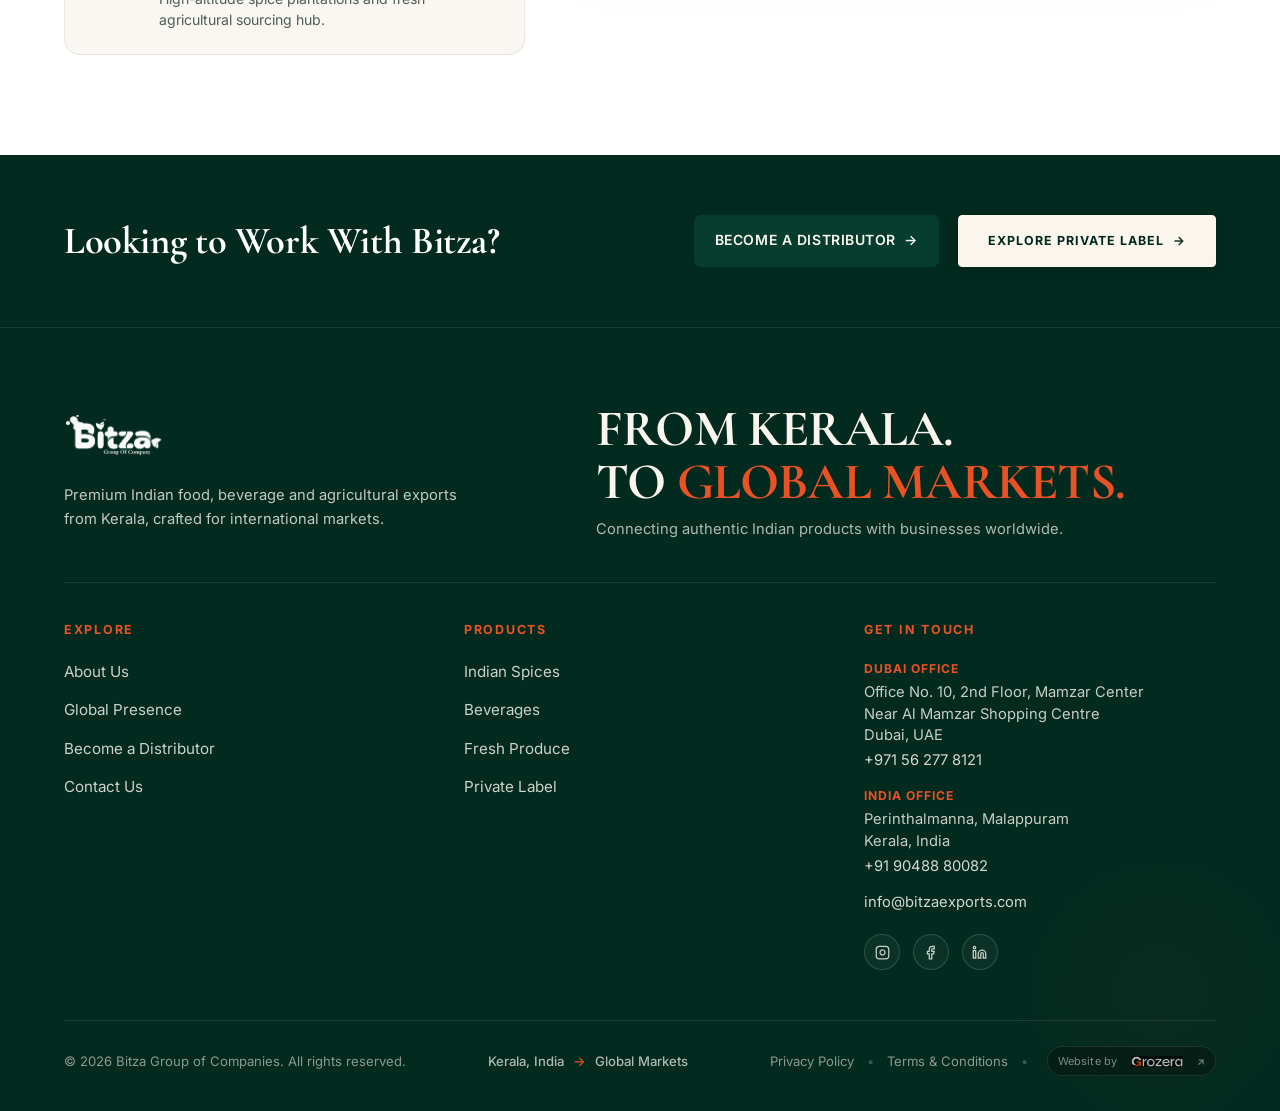
<file: contact.html>
<!DOCTYPE html>
<html lang="en">
<head>
  <meta charset="UTF-8">
  <meta name="viewport" content="width=device-width, initial-scale=1.0">
  <title>Contact Us — Bitza Exports | Export Trade Desk & B2B Enquiries</title>
  <meta name="description" content="Get in touch with Bitza Exports trade desk for B2B product enquiries, international distribution opportunities, and custom private-label solutions.">
  
  <meta name="pinterest" content="nopin" />
  <link rel="icon" type="image/png" href="assets/logo.png">
  
  <!-- Google Fonts -->
  <link rel="preconnect" href="https://fonts.googleapis.com">
  <link rel="preconnect" href="https://fonts.gstatic.com" crossorigin>
  <link href="https://fonts.googleapis.com/css2?family=Cormorant+Garamond:ital,wght@0,500;0,600;0,700;1,400&family=Inter:wght@300;400;500;600;700&display=swap" rel="stylesheet">

  <!-- CSS Stylesheet -->
  <link rel="stylesheet" href="css/style.css?v=1300">
</head>
<body>

  <!-- Top Utility Bar -->
  <div class="top-utility-bar">
    <div class="container utility-container">
      <div class="utility-left">
        <span>B2B Food, Agricultural Products & Beverage Exporter from Kerala, India</span>
      </div>
      <div class="utility-right">
        <a href="mailto:info@bitzaexports.com">
          <svg width="13" height="13" viewBox="0 0 24 24" fill="none" stroke="currentColor" stroke-width="2.2"><path d="M4 4h16c1.1 0 2 .9 2 2v12c0 1.1-.9 2-2 2H4c-1.1 0-2-.9-2-2V6c0-1.1.9-2 2-2z"></path><polyline points="22,6 12,13 2,6"></polyline></svg>
          info@bitzaexports.com
        </a>
        <a href="tel:+971562778121">+971 56 277 8121</a> (Dubai) &nbsp;|&nbsp; <a href="tel:+919048880082">+91 90488 80082</a> (India)
        <div class="utility-socials">
          <a href="https://www.instagram.com/bitza_group?igsh=MTluaHoxc25wZjhmeg==" target="_blank" rel="noopener noreferrer" aria-label="Visit Bitza on Instagram"><svg width="13" height="13" viewBox="0 0 24 24" fill="none" stroke="currentColor" stroke-width="2.2"><rect x="2" y="2" width="20" height="20" rx="5" ry="5"></rect><path d="M16 11.37A4 4 0 1 1 12.63 8 4 4 0 0 1 16 11.37z"></path><line x1="17.5" y1="6.5" x2="17.51" y2="6.5"></line></svg></a>
          <a href="https://www.facebook.com/share/p/14ssbmf7pZp/?mibextid=wwXIfr" target="_blank" rel="noopener noreferrer" aria-label="Visit Bitza on Facebook"><svg width="13" height="13" viewBox="0 0 24 24" fill="none" stroke="currentColor" stroke-width="2.2"><path d="M18 2h-3a5 5 0 0 0-5 5v3H7v4h3v8h4v-8h3l1-4h-4V7a1 1 0 0 1 1-1h3z"></path></svg></a>
          <a href="#" aria-label="LinkedIn"><svg width="13" height="13" viewBox="0 0 24 24" fill="none" stroke="currentColor" stroke-width="2.2"><path d="M16 8a6 6 0 0 1 6 6v7h-4v-7a2 2 0 0 0-2-2 2 2 0 0 0-2 2v7h-4v-7a6 6 0 0 1 6-6z"></path><rect x="2" y="9" width="4" height="12"></rect><circle cx="4" cy="4" r="2"></circle></svg></a>
        </div>
      </div>
    </div>
  </div>

  <!-- Header / Navigation -->
  <header id="mainHeader">
    <div class="nav-container">
      <a href="index.html" class="logo-container">
        <img src="assets/logo.png" alt="Bitza Group of Companies Logo" nopin="nopin" data-pin-no-hover="true">
      </a>
      
      <nav aria-label="Main Navigation">
        <ul class="nav-links">
          <li><a href="index.html">Home</a></li>
          <li><a href="about.html">About Us</a></li>
          <li class="has-dropdown">
            <a href="products.html" aria-haspopup="true">Products <span class="arrow">▾</span></a>
            <ul class="dropdown-menu">
              <li><a href="products.html" class="dropdown-title-link">All Products Portfolio</a></li>
              <li><a href="products.html?cat=spices">Spices (Black Pepper & Cardamom)</a></li>
              <li><a href="products.html?cat=beverages">Beverages (Goli Soda & Pulingo)</a></li>
              <li><a href="products.html?cat=produce">Fresh Produce (Fruits & Vegetables)</a></li>
            </ul>
          </li>
          <li><a href="index.html#global-presence">Global Presence</a></li>
          <li><a href="index.html#private-label">Private Label</a></li>
          <li><a href="distributor.html">Become a Distributor</a></li>
          <li class="active"><a href="contact.html">Contact</a></li>
        </ul>
      </nav>
      
      <div class="nav-right-actions">
        <a href="contact.html" class="btn btn-nav-quote">GET A QUOTE <span class="arrow">→</span></a>
      </div>

      <button class="burger-menu" id="burgerBtn" aria-label="Toggle Navigation Menu">
        <span></span><span></span><span></span>
      </button>
    </div>
  </header>

  <!-- Mobile Drawer Panel -->
  <div class="mobile-nav-panel" id="mobilePanel">
    <ul class="mobile-nav-links">
      <li><a href="index.html">Home</a></li>
      <li><a href="about.html">About Us</a></li>
      <li>
        <a href="products.html">Products</a>
        <ul class="mobile-sub-menu">
          <li><a href="products.html?cat=spices">Spices (Black Pepper & Cardamom)</a></li>
          <li><a href="products.html?cat=beverages">Beverages (Goli Soda & Pulingo)</a></li>
          <li><a href="products.html?cat=produce">Fresh Produce (Fruits & Vegetables)</a></li>
        </ul>
      </li>
      <li><a href="index.html#global-presence">Global Presence</a></li>
      <li><a href="index.html#private-label">Private Label</a></li>
      <li><a href="distributor.html">Become a Distributor</a></li>
      <li class="active"><a href="contact.html">Contact</a></li>
    </ul>
    <div class="mobile-drawer-cta">
      <a href="contact.html" class="btn btn-hero-primary block-cta">GET A QUOTE <span class="arrow">→</span></a>
    </div>
  </div>

  <!-- SECTION 1 — CONTACT HERO -->
  <section class="contact-hero-section">
    <div class="container">
      <div class="contact-hero-content reveal-up">
        <span class="eyebrow-orange">GET IN TOUCH</span>
        <h1 class="contact-hero-headline">
          Let's Talk<br>
          <span class="text-orange">Business.</span>
        </h1>
        <p class="contact-hero-lead">
          Whether you're sourcing Indian food products, exploring distribution opportunities or looking for private-label solutions, our team is ready to discuss your requirements.
        </p>
      </div>
    </div>
  </section>

  <!-- SECTION 2 — MAIN CONTACT AREA -->
  <section class="contact-main-section">
    <div class="container">
      
      <div class="contact-grid">
        
        <!-- LEFT COLUMN: CONTACT INFORMATION -->
        <div class="contact-info-col reveal-up">
          <div class="contact-info-header">
            <span class="eyebrow-orange">EXPORT TRADE DESK</span>
            <h2>Connect With<br>Our Team.</h2>
            <p>For product enquiries, export requirements, distribution opportunities or private-label discussions, reach out to the Bitza team.</p>
          </div>

          <!-- CONTACT CARDS STACK -->
          <div class="contact-cards-stack">
            
            <!-- CARD 01: DUBAI CORPORATE OFFICE -->
            <div class="contact-detail-card">
              <div class="contact-icon-circle">
                <svg width="20" height="20" viewBox="0 0 24 24" fill="none" stroke="currentColor" stroke-width="2.2"><path d="M21 10c0 7-9 13-9 13s-9-6-9-13a9 9 0 0 1 18 0z"></path><circle cx="12" cy="10" r="3"></circle></svg>
              </div>
              <div class="contact-card-content">
                <h3>Dubai Office</h3>
                <div class="contact-card-value" style="font-weight: 700; color: var(--color-forest); font-size: 0.95rem;">BITZA GROUP OF COMPANY</div>
                <div style="font-size: 0.9rem; color: rgba(11,37,28,0.85); line-height: 1.45; margin: 0.35rem 0;">
                  Office No. 10, 2nd Floor, Mamzar Center,<br>
                  Near Al Mamzar Shopping Centre, Dubai, UAE
                </div>
                <p class="contact-card-subtext" style="margin-top: 0.35rem;">
                  <strong>Mobile:</strong> <a href="tel:+971562778121" style="color: var(--color-forest); font-weight: 600;">+971 56 277 8121</a>
                </p>
              </div>
            </div>

            <!-- CARD 02: PHONE & WHATSAPP -->
            <div class="contact-detail-card">
              <div class="contact-icon-circle">
                <svg width="20" height="20" viewBox="0 0 24 24" fill="none" stroke="currentColor" stroke-width="2.2"><path d="M22 16.92v3a2 2 0 0 1-2.18 2 19.79 19.79 0 0 1-8.63-3.07 19.5 19.5 0 0 1-6-6 19.79 19.79 0 0 1-3.07-8.67A2 2 0 0 1 4.11 2h3a2 2 0 0 1 2 1.72 12.84 12.84 0 0 0 .7 2.81 2 2 0 0 1-.45 2.11L8.09 9.91a16 16 0 0 0 6 6l1.27-1.27a2 2 0 0 1 2.11-.45 12.84 12.84 0 0 0 2.81.7A2 2 0 0 1 22 16.92z"></path></svg>
              </div>
              <div class="contact-card-content">
                <h3>Phone & WhatsApp</h3>
                <div class="contact-card-value">
                  <a href="tel:+971562778121">+971 56 277 8121</a> (Dubai)<br>
                  <a href="tel:+919048880082">+91 90488 80082</a> (India)
                </div>
                <p class="contact-card-subtext">Speak directly with our trade team regarding products, exports, and distribution.</p>
              </div>
            </div>

            <!-- CARD 03: CORPORATE EMAIL -->
            <div class="contact-detail-card">
              <div class="contact-icon-circle">
                <svg width="20" height="20" viewBox="0 0 24 24" fill="none" stroke="currentColor" stroke-width="2.2"><path d="M4 4h16c1.1 0 2 .9 2 2v12c0 1.1-.9 2-2 2H4c-1.1 0-2-.9-2-2V6c0-1.1.9-2 2-2z"></path><polyline points="22,6 12,13 2,6"></polyline></svg>
              </div>
              <div class="contact-card-content">
                <h3>Corporate Email</h3>
                <div class="contact-card-value">
                  <a href="mailto:info@bitzaexports.com">info@bitzaexports.com</a>
                </div>
                <p class="contact-card-subtext">Send your RFP, product queries, or export specifications to our corporate trade desk.</p>
              </div>
            </div>

            <!-- CARD 04: KERALA AGRICULTURAL BASE -->
            <div class="contact-detail-card">
              <div class="contact-icon-circle">
                <svg width="20" height="20" viewBox="0 0 24 24" fill="none" stroke="currentColor" stroke-width="2.2"><path d="M12 2L2 7l10 5 10-5-10-5zM2 17l10 5 10-5M2 12l10 5 10-5"></path></svg>
              </div>
              <div class="contact-card-content">
                <h3>Sourcing & Agricultural Base</h3>
                <div class="contact-card-value">Kerala, India</div>
                <p class="contact-card-subtext">High-altitude spice plantations and fresh agricultural sourcing hub.</p>
              </div>
            </div>

          </div>
        </div>

        <!-- RIGHT COLUMN: ENQUIRY FORM CARD -->
        <div class="contact-form-card reveal-up">
          <div class="contact-form-header">
            <span class="eyebrow-orange">SEND AN ENQUIRY</span>
            <h3>Tell Us What<br>You're Looking For.</h3>
            <p>Share a few details about your requirements and our team can continue the conversation.</p>
          </div>

          <form id="contactForm" action="https://docs.google.com/forms/u/1/d/e/1FAIpQLSfHVmw19eQwhSQpI8Mr4vEs8O8apbr2KQt_hCAiFyzK2mtxEw/formResponse?pli=1" method="POST" target="hidden_google_iframe">
            <input type="hidden" name="fvv" value="1">
            <input type="hidden" name="partialResponse" value='[null,null,"7731920359227657817"]'>
            <input type="hidden" name="pageHistory" value="0">
            <input type="hidden" name="fbzx" value="7731920359227657817">

            <div class="contact-form-grid">
              
              <!-- ROW 1 -->
              <div>
                <label for="fullName" class="contact-label">Full Name *</label>
                <input type="text" id="fullName" name="entry.1377412854" class="contact-input" required placeholder="e.g. John Doe">
              </div>

              <div>
                <label for="companyName" class="contact-label">Company Name *</label>
                <input type="text" id="companyName" name="entry.502213540" class="contact-input" required placeholder="e.g. Global Foods LLC">
              </div>

              <!-- ROW 2 -->
              <div>
                <label for="email" class="contact-label">Business Email *</label>
                <input type="email" id="email" name="entry.1309880016" class="contact-input" required placeholder="purchasing@company.com">
              </div>

              <div>
                <label for="phone" class="contact-label">Phone / WhatsApp *</label>
                <input type="tel" id="phone" name="entry.82260208" class="contact-input" required placeholder="+971 50 123 4567">
              </div>

              <!-- ROW 3 -->
              <div>
                <label for="country" class="contact-label">Country / Market *</label>
                <input type="text" id="country" name="entry.581904180" class="contact-input" required placeholder="e.g. Saudi Arabia, UAE, UK">
              </div>

              <div>
                <label for="productInterest" class="contact-label">Product Interested In *</label>
                <input type="text" id="productInterest" name="entry.1855070341" class="contact-input" required placeholder="e.g. Black Pepper, Goli Soda, Cardamom...">
              </div>

              <!-- ROW 4 FULL WIDTH: MESSAGE -->
              <div class="contact-form-full">
                <label for="message" class="contact-label">Message / Requirements *</label>
                <textarea id="message" name="entry.372716521" class="contact-textarea" required placeholder="Detail your specific product grade requirements, packaging expectations, destination port, or annual volume requirements..."></textarea>
              </div>

              <!-- SUBMIT BUTTON -->
              <div class="contact-form-full" style="margin-top: 0.4rem;">
                <button type="submit" class="btn-contact-submit" id="contactSubmitBtn">
                  SEND BUSINESS ENQUIRY <span class="arrow">→</span>
                </button>
              </div>

            </div>

            <div id="contactFormStatus" style="display: none; margin-top: 1rem; padding: 1rem 1.25rem; border-radius: 8px; font-size: 0.95rem; line-height: 1.5; font-weight: 500;"></div>

            <p class="form-privacy-note">Your details will only be used to respond to your business enquiry.</p>
          </form>
          <iframe name="hidden_google_iframe" id="hidden_google_iframe" style="display:none;"></iframe>
        </div>

      </div>

    </div>
  </section>

  <!-- SECTION 3 — QUICK ACTION STRIP -->
  <section class="contact-quick-strip">
    <div class="container">
      <div class="quick-strip-inner">
        <h2 class="quick-strip-title">Looking to Work With Bitza?</h2>
        <div class="quick-strip-actions">
          <a href="distributor.html" class="btn btn-hero-primary">BECOME A DISTRIBUTOR <span class="arrow">→</span></a>
          <a href="index.html#private-label" class="btn btn-pl-primary">EXPLORE PRIVATE LABEL <span class="arrow">→</span></a>
        </div>
      </div>
    </div>
  </section>

  <!-- SECTION 11: PREMIUM EDITORIAL FOOTER -->
  <footer class="site-footer" id="site-footer">
    <div class="footer-container">
      
      <!-- TOP BRAND AREA (Two-Column Composition) -->
      <div class="footer-brand-grid">
        
        <!-- LEFT: Brand Logo & Description -->
        <div class="footer-brand-left">
          <div class="footer-logo-wrap">
            <img src="assets/logo.png" alt="Bitza Group of Companies Logo" class="footer-logo" nopin="nopin" data-pin-no-hover="true">
          </div>
          <p class="footer-brand-desc">
            Premium Indian food, beverage and agricultural exports from Kerala, crafted for international markets.
          </p>
        </div>

        <!-- RIGHT: Editorial Brand Statement -->
        <div class="footer-brand-right">
          <h2 class="footer-editorial-statement">
            FROM KERALA.<br>
            TO <span class="text-orange">GLOBAL MARKETS.</span>
          </h2>
          <p class="footer-statement-sub">
            Connecting authentic Indian products with businesses worldwide.
          </p>
        </div>

      </div>

      <!-- Subtle Divider #1 -->
      <div class="footer-divider"></div>

      <!-- FOOTER NAVIGATION (3 Well-Proportioned Columns) -->
      <div class="footer-nav-grid">
        
        <!-- COLUMN 1: EXPLORE -->
        <div class="footer-nav-col">
          <h4 class="footer-col-label">EXPLORE</h4>
          <ul class="footer-nav-links">
            <li><a href="about.html">About Us <span class="nav-arrow">→</span></a></li>
            <li><a href="index.html#global-presence">Global Presence <span class="nav-arrow">→</span></a></li>
            <li><a href="distributor.html">Become a Distributor <span class="nav-arrow">→</span></a></li>
            <li><a href="contact.html">Contact Us <span class="nav-arrow">→</span></a></li>
          </ul>
        </div>

        <!-- COLUMN 2: PRODUCTS -->
        <div class="footer-nav-col">
          <h4 class="footer-col-label">PRODUCTS</h4>
          <ul class="footer-nav-links">
            <li><a href="products.html?cat=spices">Indian Spices <span class="nav-arrow">→</span></a></li>
            <li><a href="products.html?cat=beverages">Beverages <span class="nav-arrow">→</span></a></li>
            <li><a href="products.html?cat=produce">Fresh Produce <span class="nav-arrow">→</span></a></li>
            <li><a href="index.html#private-label">Private Label <span class="nav-arrow">→</span></a></li>
          </ul>
        </div>

        <!-- COLUMN 3: GET IN TOUCH -->
        <div class="footer-nav-col">
          <h4 class="footer-col-label">GET IN TOUCH</h4>
          <div class="footer-contact-info">
            
            <!-- DUBAI OFFICE -->
            <div class="footer-office-block">
              <span class="footer-office-label">DUBAI OFFICE</span>
              <p class="footer-office-address">
                Office No. 10, 2nd Floor, Mamzar Center<br>
                Near Al Mamzar Shopping Centre<br>
                Dubai, UAE
              </p>
              <p class="footer-office-phone">
                <a href="tel:+971562778121" class="contact-link">+971 56 277 8121</a>
              </p>
            </div>

            <!-- INDIA OFFICE -->
            <div class="footer-office-block">
              <span class="footer-office-label">INDIA OFFICE</span>
              <p class="footer-office-address">
                Perinthalmanna, Malappuram<br>
                Kerala, India
              </p>
              <p class="footer-office-phone">
                <a href="tel:+919048880082" class="contact-link">+91 90488 80082</a>
              </p>
            </div>

            <!-- CORPORATE EMAIL -->
            <div style="margin-top: 0.75rem;">
              <p><a href="mailto:info@bitzaexports.com" class="contact-link">info@bitzaexports.com</a></p>
            </div>

          </div>

          <!-- Minimal Line Social Icons -->
          <div class="footer-social-bar">
            <a href="https://www.instagram.com/bitza_group?igsh=MTluaHoxc25wZjhmeg==" target="_blank" rel="noopener noreferrer" aria-label="Visit Bitza on Instagram" class="social-icon-link">
              <svg width="15" height="15" viewBox="0 0 24 24" fill="none" stroke="currentColor" stroke-width="2"><rect x="2" y="2" width="20" height="20" rx="5" ry="5"></rect><path d="M16 11.37A4 4 0 1 1 12.63 8 4 4 0 0 1 16 11.37z"></path><line x1="17.5" y1="6.5" x2="17.51" y2="6.5"></line></svg>
            </a>
            <a href="https://www.facebook.com/share/p/14ssbmf7pZp/?mibextid=wwXIfr" target="_blank" rel="noopener noreferrer" aria-label="Visit Bitza on Facebook" class="social-icon-link">
              <svg width="15" height="15" viewBox="0 0 24 24" fill="none" stroke="currentColor" stroke-width="2"><path d="M18 2h-3a5 5 0 0 0-5 5v3H7v4h3v8h4v-8h3l1-4h-4V7a1 1 0 0 1 1-1h3z"></path></svg>
            </a>
            <a href="#" aria-label="LinkedIn" class="social-icon-link">
              <svg width="15" height="15" viewBox="0 0 24 24" fill="none" stroke="currentColor" stroke-width="2"><path d="M16 8a6 6 0 0 1 6 6v7h-4v-7a2 2 0 0 0-2-2 2 2 0 0 0-2 2v7h-4v-7a6 6 0 0 1 6-6z"></path><rect x="2" y="9" width="4" height="12"></rect><circle cx="4" cy="4" r="2"></circle></svg>
            </a>
          </div>
        </div>

      </div>

      <!-- Subtle Divider #2 -->
      <div class="footer-divider" style="margin-top: 50px; margin-bottom: 25px;"></div>

      <!-- COMPACT BOTTOM BAR -->
      <div class="footer-bottom-bar">
        <div class="bottom-left">
          © 2026 Bitza Group of Companies. All rights reserved.
        </div>
        <div class="bottom-center">
          Kerala, India <span class="bottom-arrow">→</span> Global Markets
        </div>
        <div class="bottom-right">
          <a href="#">Privacy Policy</a>
          <span class="bottom-sep">•</span>
          <a href="#">Terms & Conditions</a>
          <span class="bottom-sep">•</span>
          <a href="https://www.grozera.com" target="_blank" rel="noopener noreferrer" class="grozera-btn-credit" aria-label="Website by Grozera">
            <span class="credit-label">Website by</span>
            <img src="assets/grozera_logo_black.png" alt="GROZERA" class="grozera-btn-logo">
            <span class="grozera-btn-arrow">↗</span>
          </a>
        </div>
      </div>

    </div>
  </footer>

  <!-- Floating WhatsApp Button -->
  <a href="https://wa.me/919048880082" class="whatsapp-float-btn" target="_blank" rel="noopener noreferrer" aria-label="Chat with Bitza Exports on WhatsApp">
    <svg width="32" height="32" viewBox="0 0 24 24" fill="none" xmlns="http://www.w3.org/2000/svg">
      <path d="M17.472 14.382c-.297-.149-1.758-.867-2.03-.967-.273-.099-.471-.148-.67.15-.197.297-.767.966-.94 1.164-.173.199-.347.223-.644.075-.297-.15-1.255-.463-2.39-1.475-.883-.788-1.48-1.761-1.653-2.059-.173-.297-.018-.458.13-.606.134-.133.298-.347.446-.521.151-.172.2-.296.3-.495.099-.198.05-.372-.025-.521-.075-.148-.669-1.611-.916-2.206-.242-.579-.487-.501-.669-.51l-.57-.01c-.198 0-.52.074-.792.372s-1.04 1.016-1.04 2.479 1.065 2.876 1.213 3.074c.149.198 2.095 3.2 5.076 4.487.709.306 1.263.489 1.694.626.712.226 1.36.194 1.872.118.571-.085 1.758-.719 2.006-1.413.248-.695.248-1.29.173-1.414-.074-.124-.272-.198-.57-.347z" fill="#FFFFFF"/>
      <path d="M12 2C6.477 2 2 6.477 2 12c0 1.89.525 3.66 1.438 5.168L2 22l4.974-1.397A9.957 9.957 0 0012 22c5.523 0 10-4.477 10-10S17.523 2 12 2zm0 18c-1.65 0-3.18-.43-4.507-1.182l-.323-.184-2.955.83.83-2.885-.205-.333A7.954 7.954 0 014 12c0-4.411 3.589-8 8-8s8 3.589 8 8-3.589 8-8 8z" fill="#FFFFFF"/>
    </svg>
  </a>

  <!-- Scripts -->
  <script src="js/main.js"></script>
  
  <!-- Form autofill & Google Form submission script -->
  <script>
    document.addEventListener('DOMContentLoaded', () => {
      const urlParams = new URLSearchParams(window.location.search);
      const productInput = document.getElementById('productInterest');
      const messageTextarea = document.getElementById('message');
      
      const productParam = urlParams.get('product') || urlParams.get('subject');

      if (productParam) {
        const decodedParam = decodeURIComponent(productParam);
        if (productInput) {
          productInput.value = decodedParam;
        }
        if (messageTextarea && !messageTextarea.value) {
          messageTextarea.value = `I am interested in requesting an export quote for ${decodedParam}. Please provide standard B2B pricing details and minimum order quantities.`;
        }
      }

      const contactForm = document.getElementById('contactForm');
      const submitBtn = document.getElementById('contactSubmitBtn');
      const statusDiv = document.getElementById('contactFormStatus');

      if (contactForm) {
        contactForm.addEventListener('submit', function(e) {
          e.preventDefault();

          if (submitBtn) {
            submitBtn.disabled = true;
            submitBtn.innerHTML = `SENDING ENQUIRY... <span class="arrow">⏳</span>`;
          }

          const formData = new FormData(contactForm);

          fetch(contactForm.action, {
            method: 'POST',
            mode: 'no-cors',
            body: formData
          }).then(() => {
            handleSuccess();
          }).catch(() => {
            contactForm.submit();
            handleSuccess();
          });

          function handleSuccess() {
            const fullName = contactForm.querySelector('[name="entry.1377412854"]')?.value || '';
            const email = contactForm.querySelector('[name="entry.1309880016"]')?.value || '';
            const company = contactForm.querySelector('[name="entry.502213540"]')?.value || '';

            if (window.showBitzaSuccessModal) {
              window.showBitzaSuccessModal({
                eyebrow: 'BUSINESS ENQUIRY RECEIVED',
                title: 'Thank You!',
                message: 'Your enquiry has been successfully submitted to the Bitza Exports trade desk. Our international trade team will review your requirements and get back to you shortly.',
                details: {
                  'Name': fullName,
                  'Company': company,
                  'Email': email
                },
                buttonText: 'CONTINUE BROWSING'
              });
            } else if (statusDiv) {
              statusDiv.style.display = 'block';
              statusDiv.style.backgroundColor = 'rgba(34, 197, 94, 0.12)';
              statusDiv.style.color = '#15803d';
              statusDiv.style.border = '1px solid rgba(34, 197, 94, 0.3)';
              statusDiv.innerHTML = '<strong>✓ Enquiry Submitted Successfully!</strong><br>Thank you for reaching out. Our export trade desk will review your message and respond shortly.';
            }

            contactForm.reset();

            if (submitBtn) {
              submitBtn.disabled = false;
              submitBtn.innerHTML = `SEND BUSINESS ENQUIRY <span class="arrow">→</span>`;
            }
          }
        });
      }
    });
  </script>

</body>
</html>
</file>
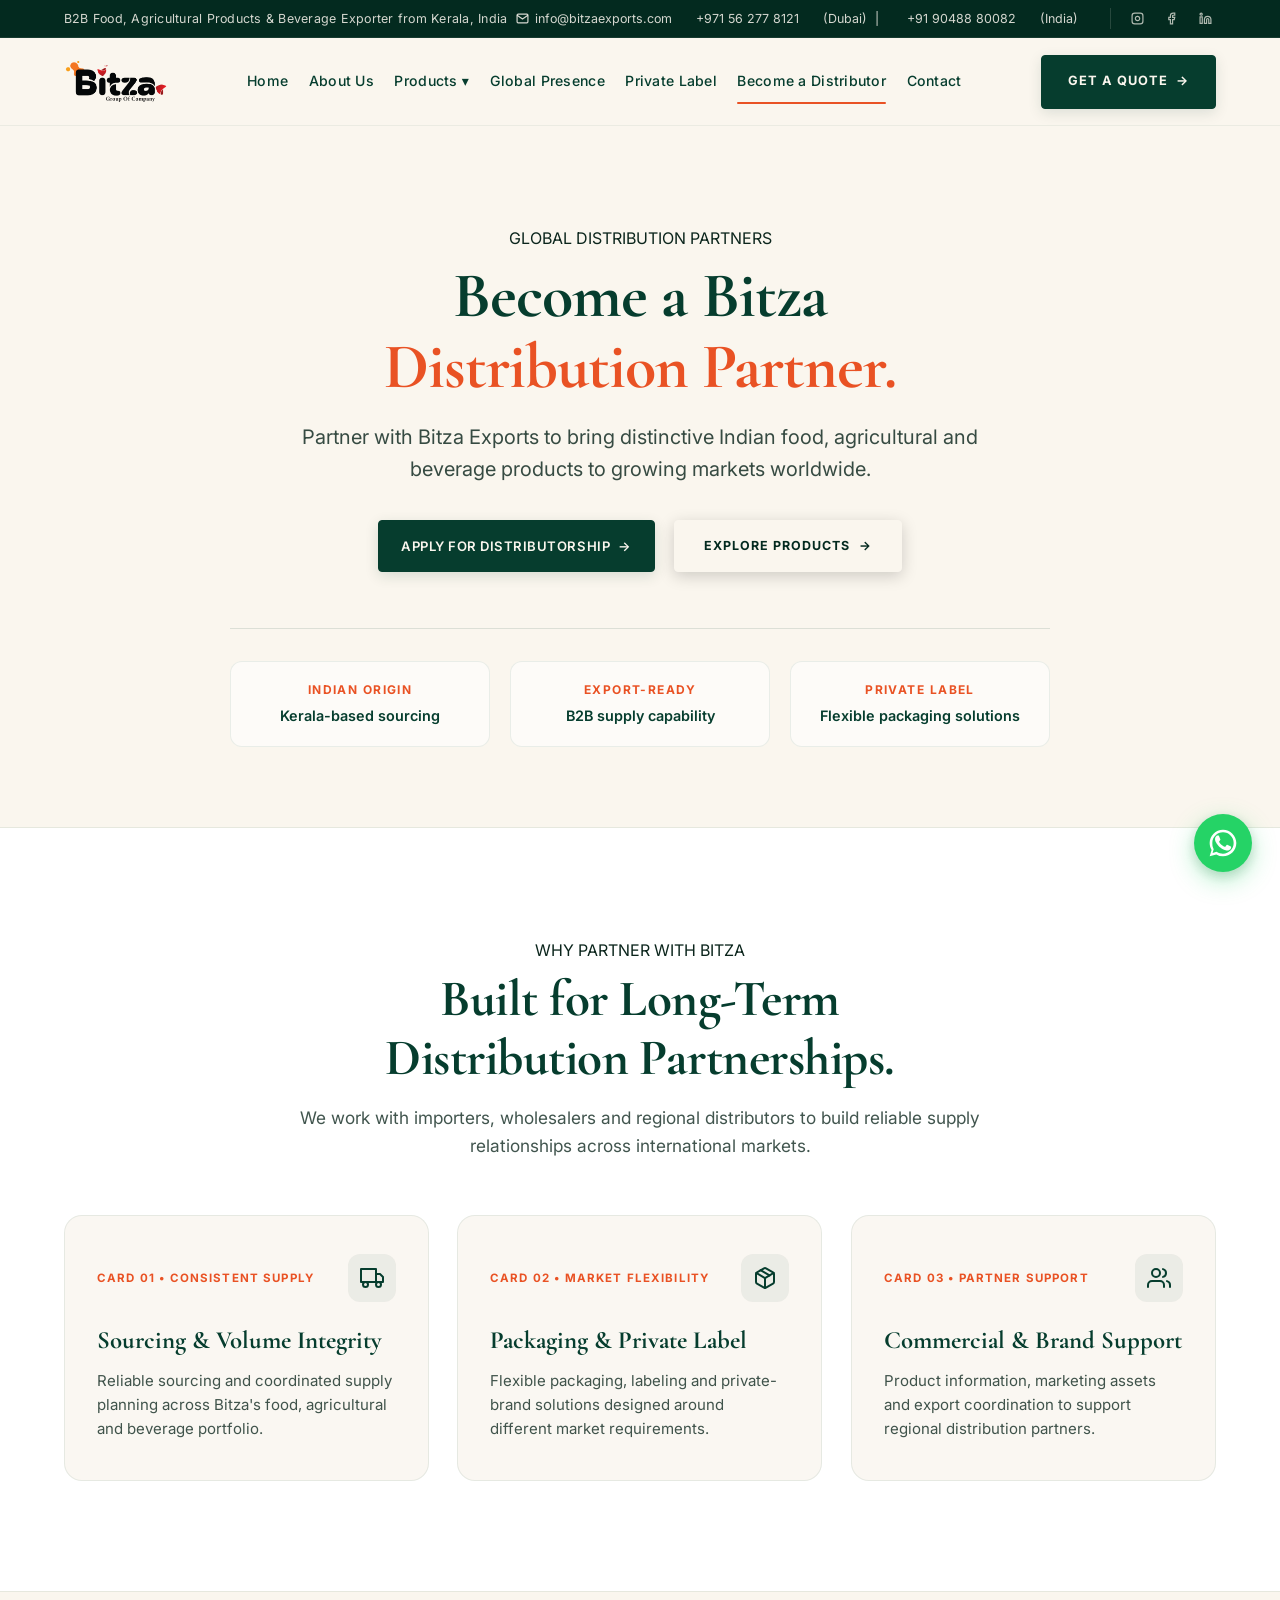
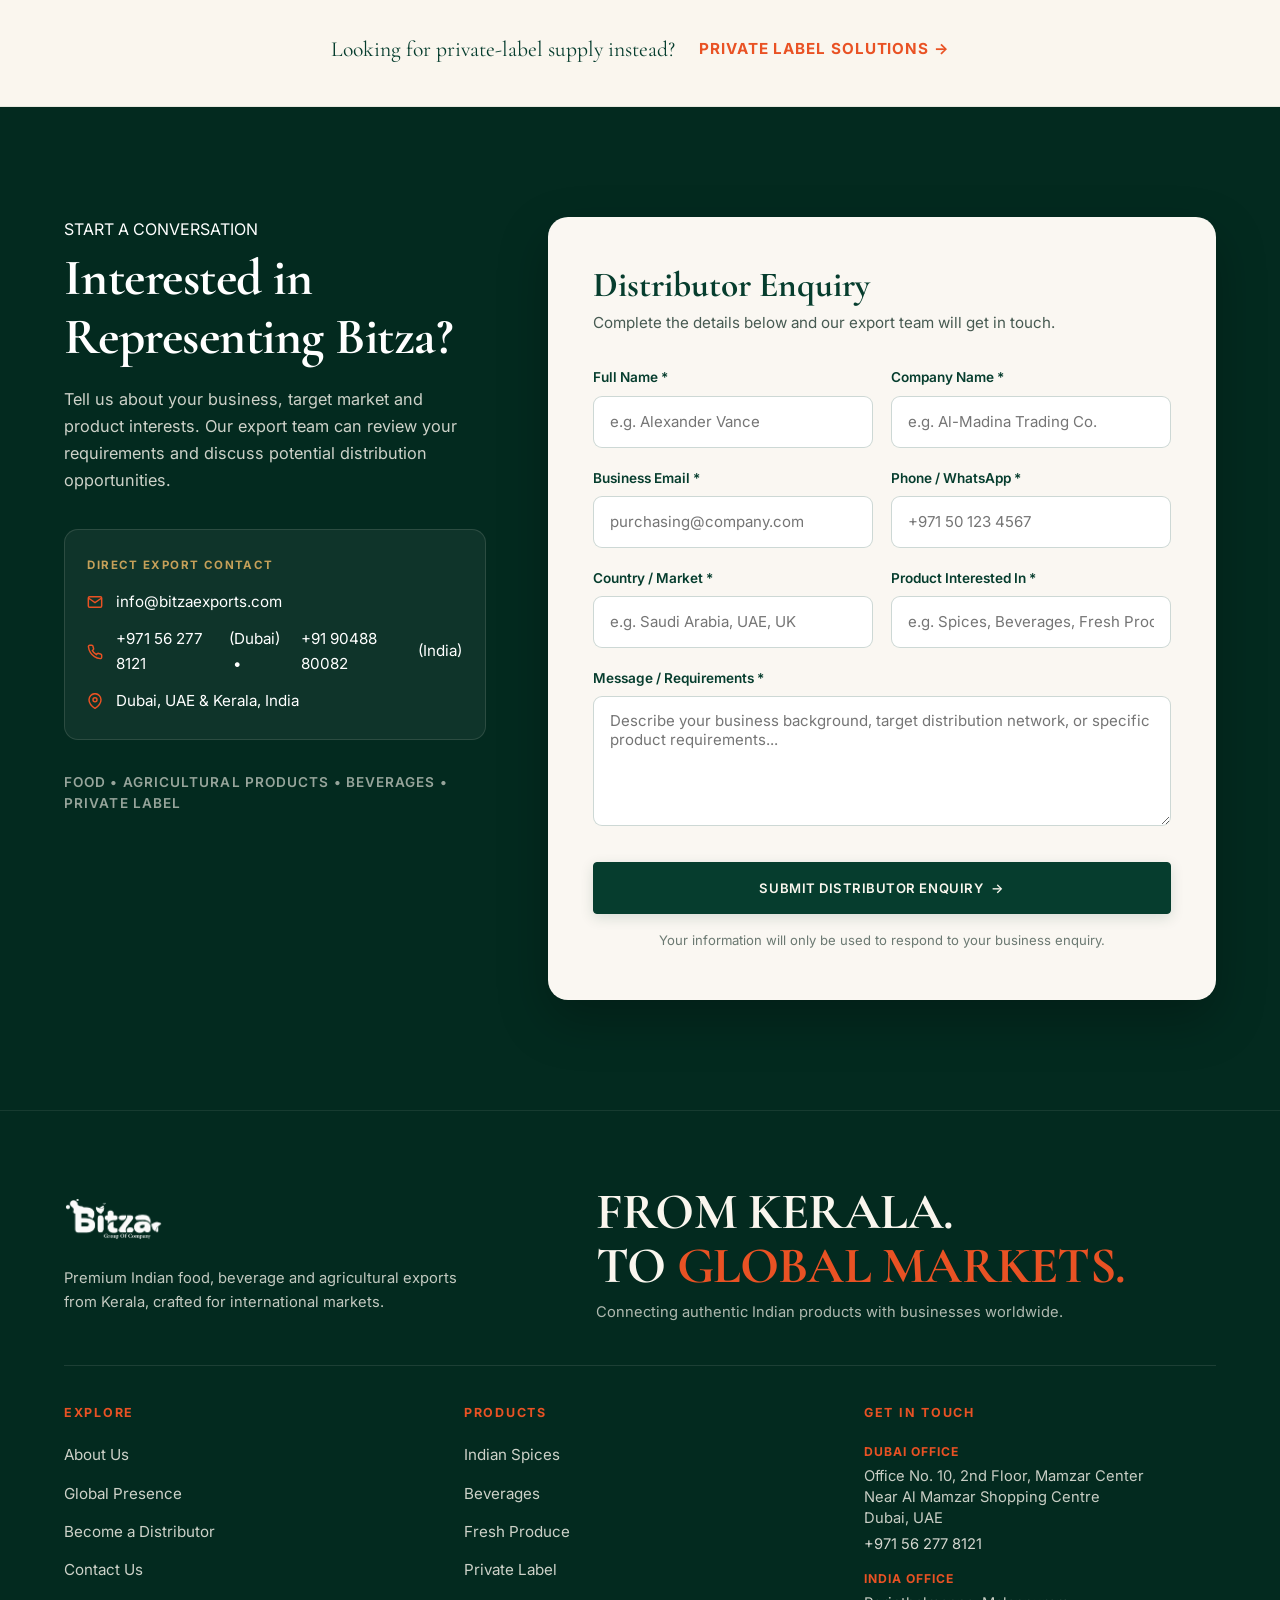
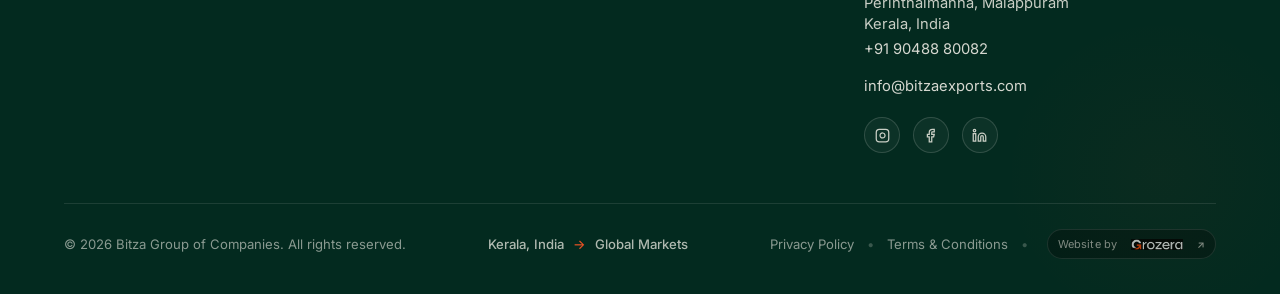
<file: distributor.html>
<!DOCTYPE html>
<html lang="en">
<head>
  <meta charset="UTF-8">
  <meta name="viewport" content="width=device-width, initial-scale=1.0">
  <title>Become a Distribution Partner — Bitza Exports | Global B2B Network</title>
  <meta name="description" content="Partner with Bitza Exports to distribute premium Indian spices, Basmati rice, fresh produce, Goli Soda, and Pulingo Tamarind beverage to global markets.">
  
  <meta name="pinterest" content="nopin" />
  <link rel="icon" type="image/png" href="assets/logo.png">
  
  <!-- Google Fonts -->
  <link rel="preconnect" href="https://fonts.googleapis.com">
  <link rel="preconnect" href="https://fonts.gstatic.com" crossorigin>
  <link href="https://fonts.googleapis.com/css2?family=Cormorant+Garamond:ital,wght@0,500;0,600;0,700;1,400&family=Inter:wght@300;400;500;600;700&display=swap" rel="stylesheet">

  <!-- CSS Stylesheet -->
  <link rel="stylesheet" href="css/style.css?v=1300">
</head>
<body>

  <!-- Top Utility Bar -->
  <div class="top-utility-bar">
    <div class="container utility-container">
      <div class="utility-left">
        <span>B2B Food, Agricultural Products & Beverage Exporter from Kerala, India</span>
      </div>
      <div class="utility-right">
        <a href="mailto:info@bitzaexports.com">
          <svg width="13" height="13" viewBox="0 0 24 24" fill="none" stroke="currentColor" stroke-width="2.2"><path d="M4 4h16c1.1 0 2 .9 2 2v12c0 1.1-.9 2-2 2H4c-1.1 0-2-.9-2-2V6c0-1.1.9-2 2-2z"></path><polyline points="22,6 12,13 2,6"></polyline></svg>
          info@bitzaexports.com
        </a>
        <a href="tel:+971562778121">+971 56 277 8121</a> (Dubai) &nbsp;|&nbsp; <a href="tel:+919048880082">+91 90488 80082</a> (India)
        <div class="utility-socials">
          <a href="https://www.instagram.com/bitza_group?igsh=MTluaHoxc25wZjhmeg==" target="_blank" rel="noopener noreferrer" aria-label="Visit Bitza on Instagram"><svg width="13" height="13" viewBox="0 0 24 24" fill="none" stroke="currentColor" stroke-width="2.2"><rect x="2" y="2" width="20" height="20" rx="5" ry="5"></rect><path d="M16 11.37A4 4 0 1 1 12.63 8 4 4 0 0 1 16 11.37z"></path><line x1="17.5" y1="6.5" x2="17.51" y2="6.5"></line></svg></a>
          <a href="https://www.facebook.com/share/p/14ssbmf7pZp/?mibextid=wwXIfr" target="_blank" rel="noopener noreferrer" aria-label="Visit Bitza on Facebook"><svg width="13" height="13" viewBox="0 0 24 24" fill="none" stroke="currentColor" stroke-width="2.2"><path d="M18 2h-3a5 5 0 0 0-5 5v3H7v4h3v8h4v-8h3l1-4h-4V7a1 1 0 0 1 1-1h3z"></path></svg></a>
          <a href="#" aria-label="LinkedIn"><svg width="13" height="13" viewBox="0 0 24 24" fill="none" stroke="currentColor" stroke-width="2.2"><path d="M16 8a6 6 0 0 1 6 6v7h-4v-7a2 2 0 0 0-2-2 2 2 0 0 0-2 2v7h-4v-7a6 6 0 0 1 6-6z"></path><rect x="2" y="9" width="4" height="12"></rect><circle cx="4" cy="4" r="2"></circle></svg></a>
        </div>
      </div>
    </div>
  </div>

  <!-- Header / Navigation -->
  <header id="mainHeader">
    <div class="nav-container">
      <a href="index.html" class="logo-container">
        <img src="assets/logo.png" alt="Bitza Group of Companies Logo" nopin="nopin" data-pin-no-hover="true">
      </a>
      
      <nav aria-label="Main Navigation">
        <ul class="nav-links">
          <li><a href="index.html">Home</a></li>
          <li><a href="about.html">About Us</a></li>
          <li class="has-dropdown">
            <a href="products.html" aria-haspopup="true">Products <span class="arrow">▾</span></a>
            <ul class="dropdown-menu">
              <li><a href="products.html" class="dropdown-title-link">All Products Portfolio</a></li>
              <li><a href="products.html?cat=spices">Spices (Black Pepper & Cardamom)</a></li>
              <li><a href="products.html?cat=beverages">Beverages (Goli Soda & Pulingo)</a></li>
              <li><a href="products.html?cat=produce">Fresh Produce (Fruits & Vegetables)</a></li>
            </ul>
          </li>
          <li><a href="index.html#global-presence">Global Presence</a></li>
          <li><a href="index.html#private-label">Private Label</a></li>
          <li class="active"><a href="distributor.html">Become a Distributor</a></li>
          <li><a href="contact.html">Contact</a></li>
        </ul>
      </nav>
      
      <div class="nav-right-actions">
        <a href="contact.html" class="btn btn-nav-quote">GET A QUOTE <span class="arrow">→</span></a>
      </div>

      <button class="burger-menu" id="burgerBtn" aria-label="Toggle Navigation Menu">
        <span></span><span></span><span></span>
      </button>
    </div>
  </header>

  <!-- Mobile Drawer Panel -->
  <div class="mobile-nav-panel" id="mobilePanel">
    <ul class="mobile-nav-links">
      <li><a href="index.html">Home</a></li>
      <li><a href="about.html">About Us</a></li>
      <li>
        <a href="products.html">Products</a>
        <ul class="mobile-sub-menu">
          <li><a href="products.html?cat=spices">Spices (Black Pepper & Cardamom)</a></li>
          <li><a href="products.html?cat=beverages">Beverages (Goli Soda & Pulingo)</a></li>
          <li><a href="products.html?cat=produce">Fresh Produce (Fruits & Vegetables)</a></li>
        </ul>
      </li>
      <li><a href="index.html#global-presence">Global Presence</a></li>
      <li><a href="index.html#private-label">Private Label</a></li>
      <li class="active"><a href="distributor.html">Become a Distributor</a></li>
      <li><a href="contact.html">Contact</a></li>
    </ul>
    <div class="mobile-drawer-cta">
      <a href="contact.html" class="btn btn-hero-primary block-cta">GET A QUOTE <span class="arrow">→</span></a>
    </div>
  </div>

  <!-- SECTION 1 — HERO SECTION -->
  <section class="distributor-hero-section">
    <div class="container">
      <div class="distributor-hero-content reveal-up">
        <span class="eyebrow-orange">GLOBAL DISTRIBUTION PARTNERS</span>
        <h1 class="distributor-hero-headline">
          Become a Bitza<br>
          <span class="text-orange">Distribution Partner.</span>
        </h1>
        <p class="distributor-hero-lead">
          Partner with Bitza Exports to bring distinctive Indian food, agricultural and beverage products to growing markets worldwide.
        </p>

        <div class="distributor-hero-actions">
          <a href="#distributor-enquiry" class="btn btn-hero-primary">APPLY FOR DISTRIBUTORSHIP <span class="arrow">→</span></a>
          <a href="products.html" class="btn btn-pl-primary">EXPLORE PRODUCTS <span class="arrow">→</span></a>
        </div>

        <!-- 3 Compact Trust Indicators -->
        <div class="distributor-trust-grid">
          <div class="distributor-trust-card">
            <span class="trust-card-tag">INDIAN ORIGIN</span>
            <span class="trust-card-text">Kerala-based sourcing</span>
          </div>
          <div class="distributor-trust-card">
            <span class="trust-card-tag">EXPORT-READY</span>
            <span class="trust-card-text">B2B supply capability</span>
          </div>
          <div class="distributor-trust-card">
            <span class="trust-card-tag">PRIVATE LABEL</span>
            <span class="trust-card-text">Flexible packaging solutions</span>
          </div>
        </div>

      </div>
    </div>
  </section>

  <!-- SECTION 2 — DISTRIBUTOR PROGRAM (WHY PARTNER) -->
  <section class="distributor-program-section">
    <div class="container">
      
      <div class="distributor-section-header reveal-up">
        <span class="eyebrow-orange">WHY PARTNER WITH BITZA</span>
        <h2>Built for Long-Term<br>Distribution Partnerships.</h2>
        <p>We work with importers, wholesalers and regional distributors to build reliable supply relationships across international markets.</p>
      </div>

      <div class="distributor-benefits-grid">
        
        <!-- CARD 01 -->
        <div class="distributor-benefit-card reveal-up">
          <div class="benefit-card-header">
            <span class="benefit-card-tag">CARD 01 • CONSISTENT SUPPLY</span>
            <div class="benefit-card-icon">
              <svg width="24" height="24" viewBox="0 0 24 24" fill="none" stroke="currentColor" stroke-width="2" stroke-linecap="round" stroke-linejoin="round"><rect x="1" y="3" width="15" height="13"></rect><polygon points="16 8 20 8 23 11 23 16 16 16 16 8"></polygon><circle cx="5.5" cy="18.5" r="2.5"></circle><circle cx="18.5" cy="18.5" r="2.5"></circle></svg>
            </div>
          </div>
          <h3 class="benefit-card-title">Sourcing & Volume Integrity</h3>
          <p class="benefit-card-desc">
            Reliable sourcing and coordinated supply planning across Bitza's food, agricultural and beverage portfolio.
          </p>
        </div>

        <!-- CARD 02 -->
        <div class="distributor-benefit-card reveal-up">
          <div class="benefit-card-header">
            <span class="benefit-card-tag">CARD 02 • MARKET FLEXIBILITY</span>
            <div class="benefit-card-icon">
              <svg width="24" height="24" viewBox="0 0 24 24" fill="none" stroke="currentColor" stroke-width="2" stroke-linecap="round" stroke-linejoin="round"><line x1="16.5" y1="9.4" x2="7.5" y2="4.21"></line><path d="M21 16V8a2 2 0 0 0-1-1.73l-7-4a2 2 0 0 0-2 0l-7 4A2 2 0 0 0 3 8v8a2 2 0 0 0 1 1.73l7 4a2 2 0 0 0 2 0l7-4A2 2 0 0 0 21 16z"></path><polyline points="3.27 6.96 12 12.01 20.73 6.96"></polyline><line x1="12" y1="22.08" x2="12" y2="12"></line></svg>
            </div>
          </div>
          <h3 class="benefit-card-title">Packaging & Private Label</h3>
          <p class="benefit-card-desc">
            Flexible packaging, labeling and private-brand solutions designed around different market requirements.
          </p>
        </div>

        <!-- CARD 03 -->
        <div class="distributor-benefit-card reveal-up">
          <div class="benefit-card-header">
            <span class="benefit-card-tag">CARD 03 • PARTNER SUPPORT</span>
            <div class="benefit-card-icon">
              <svg width="24" height="24" viewBox="0 0 24 24" fill="none" stroke="currentColor" stroke-width="2" stroke-linecap="round" stroke-linejoin="round"><path d="M17 21v-2a4 4 0 0 0-4-4H5a4 4 0 0 0-4 4v2"></path><circle cx="9" cy="7" r="4"></circle><path d="M23 21v-2a4 4 0 0 0-3-3.87"></path><path d="M16 3.13a4 4 0 0 1 0 7.75"></path></svg>
            </div>
          </div>
          <h3 class="benefit-card-title">Commercial & Brand Support</h3>
          <p class="benefit-card-desc">
            Product information, marketing assets and export coordination to support regional distribution partners.
          </p>
        </div>

      </div>

    </div>
  </section>

  <!-- SECTION 3 — OPTIONAL PRE-FORM CTA STRIP -->
  <section class="distributor-preform-strip">
    <div class="container">
      <div class="preform-strip-inner">
        <span class="preform-strip-text">Looking for private-label supply instead?</span>
        <a href="index.html#private-label" class="range-card-link" style="font-size: 0.95rem;">PRIVATE LABEL SOLUTIONS <span class="arrow">→</span></a>
      </div>
    </div>
  </section>

  <!-- SECTION 4 — DISTRIBUTOR ENQUIRY SECTION -->
  <section class="distributor-enquiry-section" id="distributor-enquiry">
    <div class="container">
      
      <div class="enquiry-panel-grid">
        
        <!-- LEFT COLUMN: INFO & DIRECT CONTACT -->
        <div class="enquiry-info-col reveal-up">
          <span class="eyebrow-orange">START A CONVERSATION</span>
          <h2>Interested in<br>Representing Bitza?</h2>
          <p class="enquiry-info-desc">
            Tell us about your business, target market and product interests. Our export team can review your requirements and discuss potential distribution opportunities.
          </p>

          <!-- Direct Export Contact Card -->
          <div class="enquiry-contact-card">
            <span class="enquiry-contact-label">DIRECT EXPORT CONTACT</span>
            
            <div class="enquiry-contact-item">
              <svg width="16" height="16" viewBox="0 0 24 24" fill="none" stroke="currentColor" stroke-width="2.2"><path d="M4 4h16c1.1 0 2 .9 2 2v12c0 1.1-.9 2-2 2H4c-1.1 0-2-.9-2-2V6c0-1.1.9-2 2-2z"></path><polyline points="22,6 12,13 2,6"></polyline></svg>
              <a href="mailto:info@bitzaexports.com">info@bitzaexports.com</a>
            </div>

            <div class="enquiry-contact-item">
              <svg width="16" height="16" viewBox="0 0 24 24" fill="none" stroke="currentColor" stroke-width="2.2"><path d="M22 16.92v3a2 2 0 0 1-2.18 2 19.79 19.79 0 0 1-8.63-3.07 19.5 19.5 0 0 1-6-6 19.79 19.79 0 0 1-3.07-8.67A2 2 0 0 1 4.11 2h3a2 2 0 0 1 2 1.72 12.84 12.84 0 0 0 .7 2.81 2 2 0 0 1-.45 2.11L8.09 9.91a16 16 0 0 0 6 6l1.27-1.27a2 2 0 0 1 2.11-.45 12.84 12.84 0 0 0 2.81.7A2 2 0 0 1 22 16.92z"></path></svg>
              <a href="tel:+971562778121">+971 56 277 8121</a> (Dubai) &nbsp;•&nbsp; <a href="tel:+919048880082">+91 90488 80082</a> (India)
            </div>

            <div class="enquiry-contact-item">
              <svg width="16" height="16" viewBox="0 0 24 24" fill="none" stroke="currentColor" stroke-width="2.2"><path d="M21 10c0 7-9 13-9 13s-9-6-9-13a9 9 0 0 1 18 0z"></path><circle cx="12" cy="10" r="3"></circle></svg>
              <span>Dubai, UAE & Kerala, India</span>
            </div>
          </div>

          <div class="enquiry-subtle-tagline">
            Food • Agricultural Products • Beverages • Private Label
          </div>
        </div>

        <!-- RIGHT COLUMN: ENQUIRY FORM CARD -->
        <div class="enquiry-form-card reveal-up">
          <div class="enquiry-form-header">
            <h3>Distributor Enquiry</h3>
            <p>Complete the details below and our export team will get in touch.</p>
          </div>

          <form id="distributorForm" action="https://docs.google.com/forms/u/1/d/e/1FAIpQLSfHVmw19eQwhSQpI8Mr4vEs8O8apbr2KQt_hCAiFyzK2mtxEw/formResponse?pli=1" method="POST" target="hidden_google_dist_iframe">
            <input type="hidden" name="fvv" value="1">
            <input type="hidden" name="partialResponse" value='[null,null,"7731920359227657817"]'>
            <input type="hidden" name="pageHistory" value="0">
            <input type="hidden" name="fbzx" value="7731920359227657817">

            <div class="distributor-form-grid">
              
              <!-- ROW 1 -->
              <div>
                <label for="fullName" class="distributor-label">Full Name *</label>
                <input type="text" id="fullName" name="entry.1377412854" class="distributor-input" required placeholder="e.g. Alexander Vance">
              </div>

              <div>
                <label for="companyName" class="distributor-label">Company Name *</label>
                <input type="text" id="companyName" name="entry.502213540" class="distributor-input" required placeholder="e.g. Al-Madina Trading Co.">
              </div>

              <!-- ROW 2 -->
              <div>
                <label for="email" class="distributor-label">Business Email *</label>
                <input type="email" id="email" name="entry.1309880016" class="distributor-input" required placeholder="purchasing@company.com">
              </div>

              <div>
                <label for="phone" class="distributor-label">Phone / WhatsApp *</label>
                <input type="tel" id="phone" name="entry.82260208" class="distributor-input" required placeholder="+971 50 123 4567">
              </div>

              <!-- ROW 3 -->
              <div>
                <label for="targetCountry" class="distributor-label">Country / Market *</label>
                <input type="text" id="targetCountry" name="entry.581904180" class="distributor-input" required placeholder="e.g. Saudi Arabia, UAE, UK">
              </div>

              <div>
                <label for="primaryInterest" class="distributor-label">Product Interested In *</label>
                <input type="text" id="primaryInterest" name="entry.1855070341" class="distributor-input" required placeholder="e.g. Spices, Beverages, Fresh Produce...">
              </div>

              <!-- FULL WIDTH MESSAGE -->
              <div class="form-group-full">
                <label for="message" class="distributor-label">Message / Requirements *</label>
                <textarea id="message" name="entry.372716521" class="distributor-textarea" required placeholder="Describe your business background, target distribution network, or specific product requirements..."></textarea>
              </div>

              <!-- SUBMIT BUTTON -->
              <div class="form-group-full" style="margin-top: 0.5rem;">
                <button type="submit" id="distributorSubmitBtn" class="btn btn-hero-primary block-cta" style="width: 100%; height: 56px; justify-content: center; font-size: 0.92rem;">SUBMIT DISTRIBUTOR ENQUIRY <span class="arrow">→</span></button>
              </div>

            </div>

            <div id="distributorFormStatus" style="display: none; margin-top: 1rem; padding: 1rem 1.25rem; border-radius: 8px; font-size: 0.95rem; line-height: 1.5; font-weight: 500;"></div>

            <p class="form-privacy-note">Your information will only be used to respond to your business enquiry.</p>
          </form>
          <iframe name="hidden_google_dist_iframe" id="hidden_google_dist_iframe" style="display:none;"></iframe>
        </div>

      </div>

    </div>
  </section>

  <!-- SECTION 11: PREMIUM EDITORIAL FOOTER -->
  <footer class="site-footer" id="site-footer">
    <div class="footer-container">
      
      <!-- TOP BRAND AREA (Two-Column Composition) -->
      <div class="footer-brand-grid">
        
        <!-- LEFT: Brand Logo & Description -->
        <div class="footer-brand-left">
          <div class="footer-logo-wrap">
            <img src="assets/logo.png" alt="Bitza Group of Companies Logo" class="footer-logo" nopin="nopin" data-pin-no-hover="true">
          </div>
          <p class="footer-brand-desc">
            Premium Indian food, beverage and agricultural exports from Kerala, crafted for international markets.
          </p>
        </div>

        <!-- RIGHT: Editorial Brand Statement -->
        <div class="footer-brand-right">
          <h2 class="footer-editorial-statement">
            FROM KERALA.<br>
            TO <span class="text-orange">GLOBAL MARKETS.</span>
          </h2>
          <p class="footer-statement-sub">
            Connecting authentic Indian products with businesses worldwide.
          </p>
        </div>

      </div>

      <!-- Subtle Divider #1 -->
      <div class="footer-divider"></div>

      <!-- FOOTER NAVIGATION (3 Well-Proportioned Columns) -->
      <div class="footer-nav-grid">
        
        <!-- COLUMN 1: EXPLORE -->
        <div class="footer-nav-col">
          <h4 class="footer-col-label">EXPLORE</h4>
          <ul class="footer-nav-links">
            <li><a href="about.html">About Us <span class="nav-arrow">→</span></a></li>
            <li><a href="index.html#global-presence">Global Presence <span class="nav-arrow">→</span></a></li>
            <li><a href="distributor.html">Become a Distributor <span class="nav-arrow">→</span></a></li>
            <li><a href="contact.html">Contact Us <span class="nav-arrow">→</span></a></li>
          </ul>
        </div>

        <!-- COLUMN 2: PRODUCTS -->
        <div class="footer-nav-col">
          <h4 class="footer-col-label">PRODUCTS</h4>
          <ul class="footer-nav-links">
            <li><a href="products.html?cat=spices">Indian Spices <span class="nav-arrow">→</span></a></li>
            <li><a href="products.html?cat=beverages">Beverages <span class="nav-arrow">→</span></a></li>
            <li><a href="products.html?cat=produce">Fresh Produce <span class="nav-arrow">→</span></a></li>
            <li><a href="index.html#private-label">Private Label <span class="nav-arrow">→</span></a></li>
          </ul>
        </div>

        <!-- COLUMN 3: GET IN TOUCH -->
        <div class="footer-nav-col">
          <h4 class="footer-col-label">GET IN TOUCH</h4>
          <div class="footer-contact-info">
            
            <!-- DUBAI OFFICE -->
            <div class="footer-office-block">
              <span class="footer-office-label">DUBAI OFFICE</span>
              <p class="footer-office-address">
                Office No. 10, 2nd Floor, Mamzar Center<br>
                Near Al Mamzar Shopping Centre<br>
                Dubai, UAE
              </p>
              <p class="footer-office-phone">
                <a href="tel:+971562778121" class="contact-link">+971 56 277 8121</a>
              </p>
            </div>

            <!-- INDIA OFFICE -->
            <div class="footer-office-block">
              <span class="footer-office-label">INDIA OFFICE</span>
              <p class="footer-office-address">
                Perinthalmanna, Malappuram<br>
                Kerala, India
              </p>
              <p class="footer-office-phone">
                <a href="tel:+919048880082" class="contact-link">+91 90488 80082</a>
              </p>
            </div>

            <!-- CORPORATE EMAIL -->
            <div style="margin-top: 0.75rem;">
              <p><a href="mailto:info@bitzaexports.com" class="contact-link">info@bitzaexports.com</a></p>
            </div>

          </div>

          <!-- Minimal Line Social Icons -->
          <div class="footer-social-bar">
            <a href="https://www.instagram.com/bitza_group?igsh=MTluaHoxc25wZjhmeg==" target="_blank" rel="noopener noreferrer" aria-label="Visit Bitza on Instagram" class="social-icon-link">
              <svg width="15" height="15" viewBox="0 0 24 24" fill="none" stroke="currentColor" stroke-width="2"><rect x="2" y="2" width="20" height="20" rx="5" ry="5"></rect><path d="M16 11.37A4 4 0 1 1 12.63 8 4 4 0 0 1 16 11.37z"></path><line x1="17.5" y1="6.5" x2="17.51" y2="6.5"></line></svg>
            </a>
            <a href="https://www.facebook.com/share/p/14ssbmf7pZp/?mibextid=wwXIfr" target="_blank" rel="noopener noreferrer" aria-label="Visit Bitza on Facebook" class="social-icon-link">
              <svg width="15" height="15" viewBox="0 0 24 24" fill="none" stroke="currentColor" stroke-width="2"><path d="M18 2h-3a5 5 0 0 0-5 5v3H7v4h3v8h4v-8h3l1-4h-4V7a1 1 0 0 1 1-1h3z"></path></svg>
            </a>
            <a href="#" aria-label="LinkedIn" class="social-icon-link">
              <svg width="15" height="15" viewBox="0 0 24 24" fill="none" stroke="currentColor" stroke-width="2"><path d="M16 8a6 6 0 0 1 6 6v7h-4v-7a2 2 0 0 0-2-2 2 2 0 0 0-2 2v7h-4v-7a6 6 0 0 1 6-6z"></path><rect x="2" y="9" width="4" height="12"></rect><circle cx="4" cy="4" r="2"></circle></svg>
            </a>
          </div>
        </div>

      </div>

      <!-- Subtle Divider #2 -->
      <div class="footer-divider" style="margin-top: 50px; margin-bottom: 25px;"></div>

      <!-- COMPACT BOTTOM BAR -->
      <div class="footer-bottom-bar">
        <div class="bottom-left">
          © 2026 Bitza Group of Companies. All rights reserved.
        </div>
        <div class="bottom-center">
          Kerala, India <span class="bottom-arrow">→</span> Global Markets
        </div>
        <div class="bottom-right">
          <a href="#">Privacy Policy</a>
          <span class="bottom-sep">•</span>
          <a href="#">Terms & Conditions</a>
          <span class="bottom-sep">•</span>
          <a href="https://www.grozera.com" target="_blank" rel="noopener noreferrer" class="grozera-btn-credit" aria-label="Website by Grozera">
            <span class="credit-label">Website by</span>
            <img src="assets/grozera_logo_black.png" alt="GROZERA" class="grozera-btn-logo">
            <span class="grozera-btn-arrow">↗</span>
          </a>
        </div>
      </div>

    </div>
  </footer>

  <!-- Floating WhatsApp Button -->
  <a href="https://wa.me/919048880082" class="whatsapp-float-btn" target="_blank" rel="noopener noreferrer" aria-label="Chat with Bitza Exports on WhatsApp">
    <svg width="32" height="32" viewBox="0 0 24 24" fill="none" xmlns="http://www.w3.org/2000/svg">
      <path d="M17.472 14.382c-.297-.149-1.758-.867-2.03-.967-.273-.099-.471-.148-.67.15-.197.297-.767.966-.94 1.164-.173.199-.347.223-.644.075-.297-.15-1.255-.463-2.39-1.475-.883-.788-1.48-1.761-1.653-2.059-.173-.297-.018-.458.13-.606.134-.133.298-.347.446-.521.151-.172.2-.296.3-.495.099-.198.05-.372-.025-.521-.075-.148-.669-1.611-.916-2.206-.242-.579-.487-.501-.669-.51l-.57-.01c-.198 0-.52.074-.792.372s-1.04 1.016-1.04 2.479 1.065 2.876 1.213 3.074c.149.198 2.095 3.2 5.076 4.487.709.306 1.263.489 1.694.626.712.226 1.36.194 1.872.118.571-.085 1.758-.719 2.006-1.413.248-.695.248-1.29.173-1.414-.074-.124-.272-.198-.57-.347z" fill="#FFFFFF"/>
      <path d="M12 2C6.477 2 2 6.477 2 12c0 1.89.525 3.66 1.438 5.168L2 22l4.974-1.397A9.957 9.957 0 0012 22c5.523 0 10-4.477 10-10S17.523 2 12 2zm0 18c-1.65 0-3.18-.43-4.507-1.182l-.323-.184-2.955.83.83-2.885-.205-.333A7.954 7.954 0 014 12c0-4.411 3.589-8 8-8s8 3.589 8 8-3.589 8-8 8z" fill="#FFFFFF"/>
    </svg>
  </a>

  <!-- Scripts -->
  <script src="js/main.js"></script>
  <script>
    document.addEventListener('DOMContentLoaded', () => {
      const distributorForm = document.getElementById('distributorForm');
      const submitBtn = document.getElementById('distributorSubmitBtn');
      const statusDiv = document.getElementById('distributorFormStatus');

      if (distributorForm) {
        distributorForm.addEventListener('submit', function(e) {
          e.preventDefault();

          if (submitBtn) {
            submitBtn.disabled = true;
            submitBtn.innerHTML = `SUBMITTING... <span class="arrow">⏳</span>`;
          }

          const formData = new FormData(distributorForm);

          fetch(distributorForm.action, {
            method: 'POST',
            mode: 'no-cors',
            body: formData
          }).then(() => {
            handleSuccess();
          }).catch(() => {
            distributorForm.submit();
            handleSuccess();
          });

          function handleSuccess() {
            const fullName = distributorForm.querySelector('[name="entry.1377412854"]')?.value || '';
            const email = distributorForm.querySelector('[name="entry.1309880016"]')?.value || '';
            const company = distributorForm.querySelector('[name="entry.502213540"]')?.value || '';

            if (window.showBitzaSuccessModal) {
              window.showBitzaSuccessModal({
                eyebrow: 'DISTRIBUTOR ENQUIRY RECEIVED',
                title: 'Application Received!',
                message: 'Thank you for submitting your distributor application. Our export trade team will review your credentials and contact you shortly.',
                details: {
                  'Applicant Name': fullName,
                  'Company': company,
                  'Email': email
                },
                buttonText: 'CONTINUE BROWSING'
              });
            } else if (statusDiv) {
              statusDiv.style.display = 'block';
              statusDiv.style.backgroundColor = 'rgba(34, 197, 94, 0.12)';
              statusDiv.style.color = '#15803d';
              statusDiv.style.border = '1px solid rgba(34, 197, 94, 0.3)';
              statusDiv.innerHTML = '<strong>✓ Distributor Enquiry Submitted!</strong><br>Thank you for your application. Our export trade desk will review your business credentials and contact you shortly.';
            }

            distributorForm.reset();

            if (submitBtn) {
              submitBtn.disabled = false;
              submitBtn.innerHTML = `SUBMIT DISTRIBUTOR ENQUIRY <span class="arrow">→</span>`;
            }
          }
        });
      }
    });
  </script>
</body>
</html>
</file>
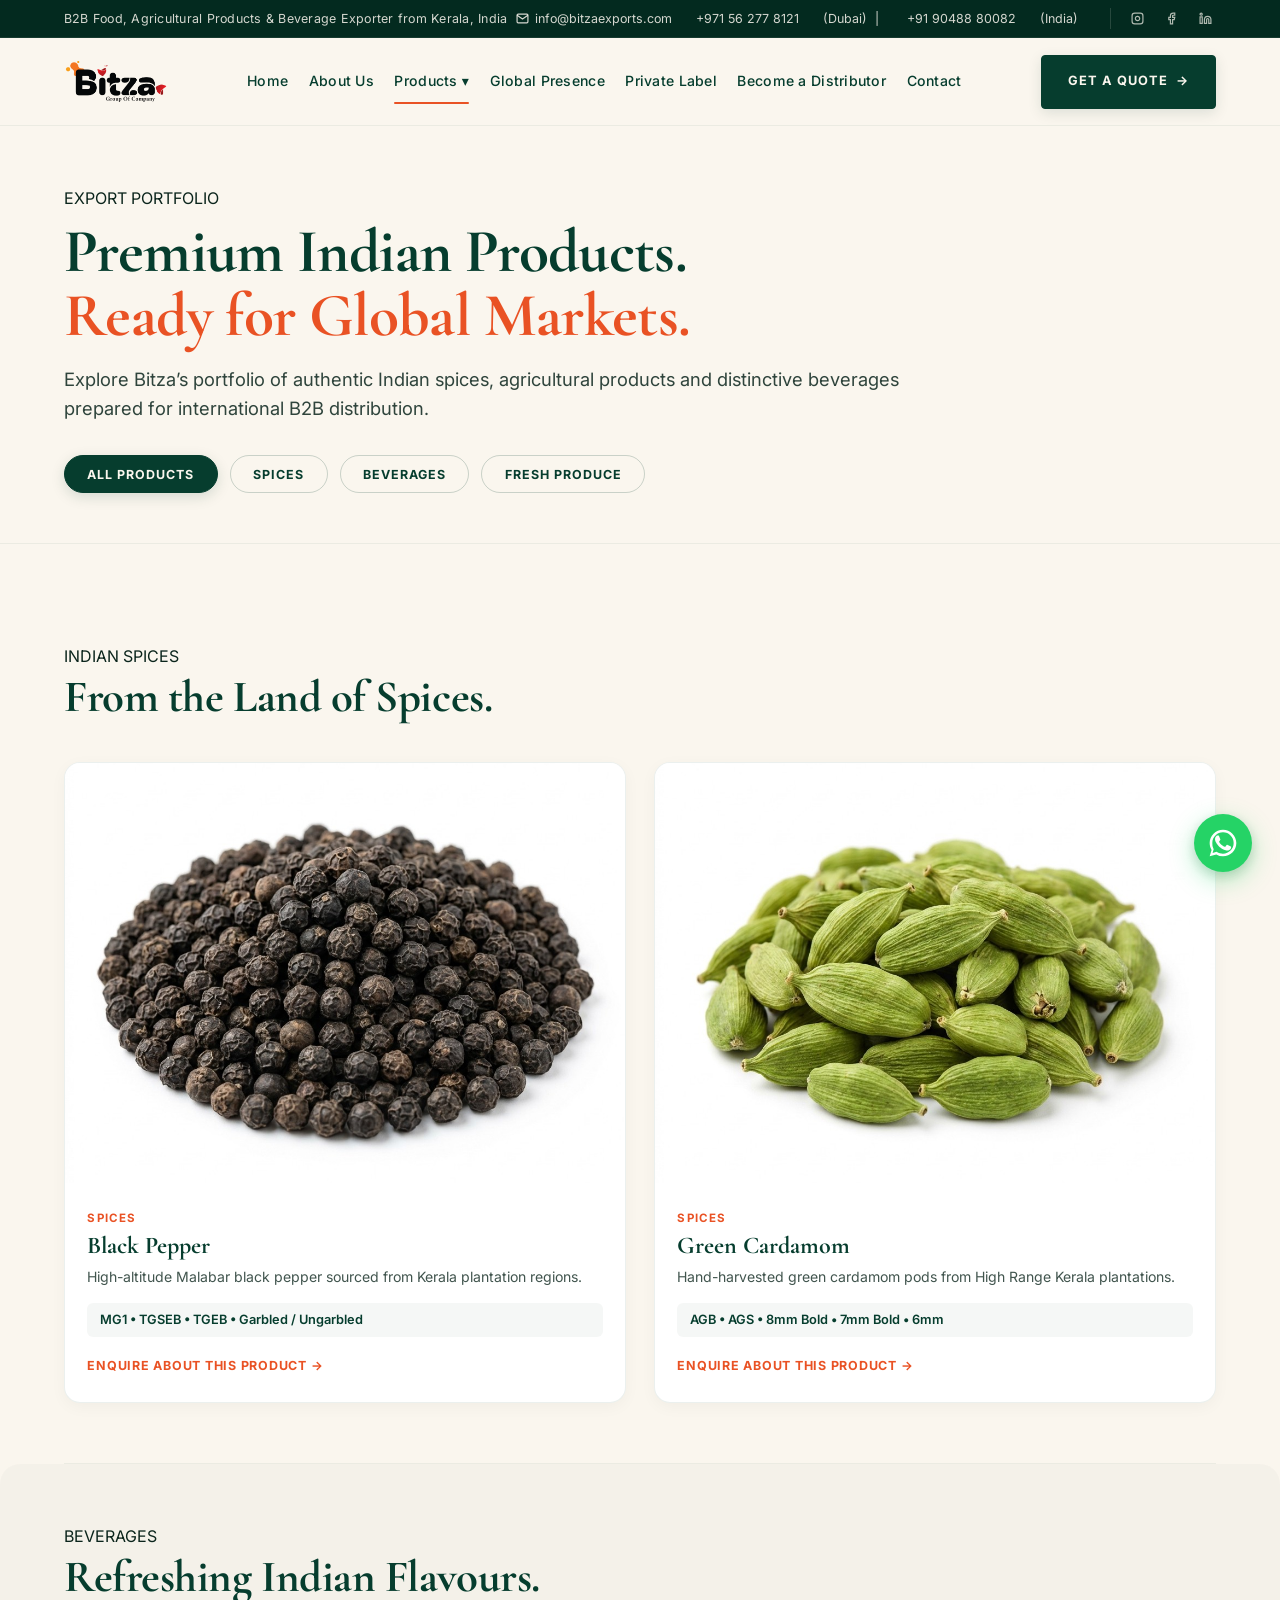
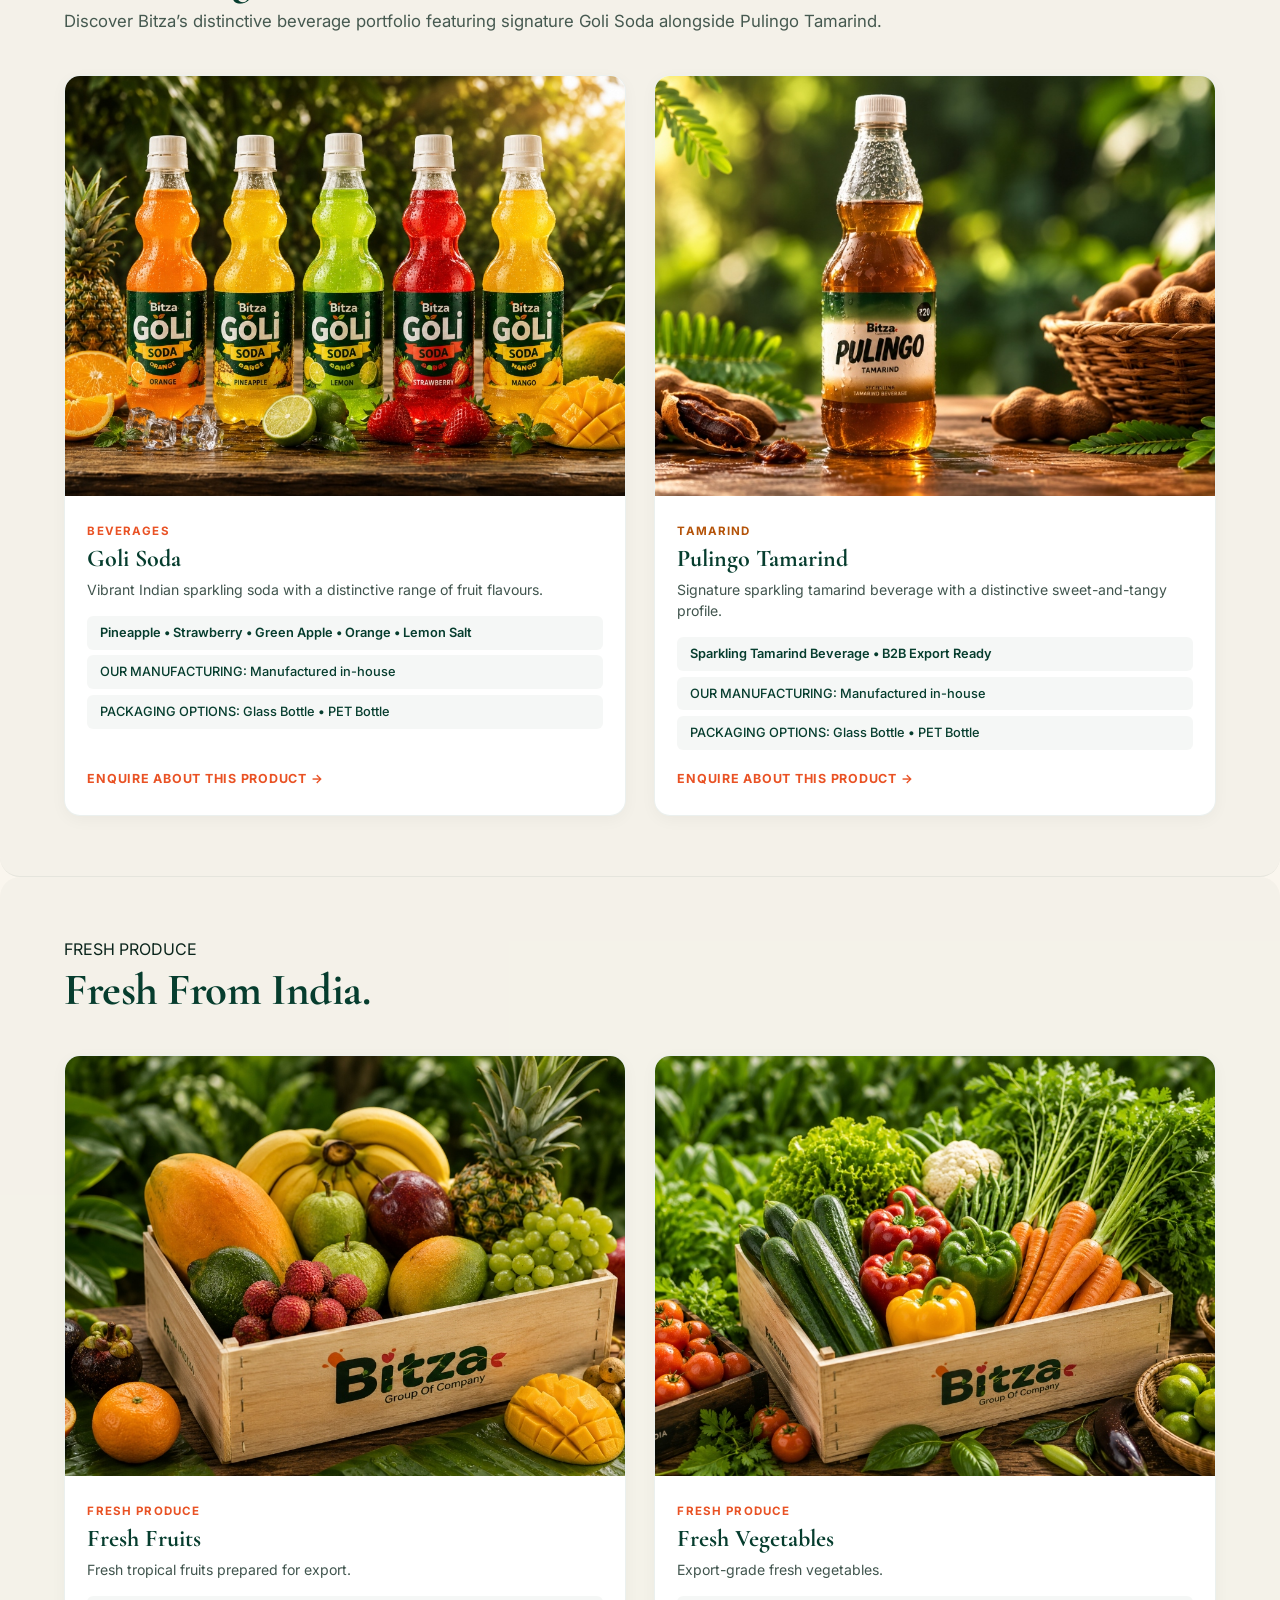
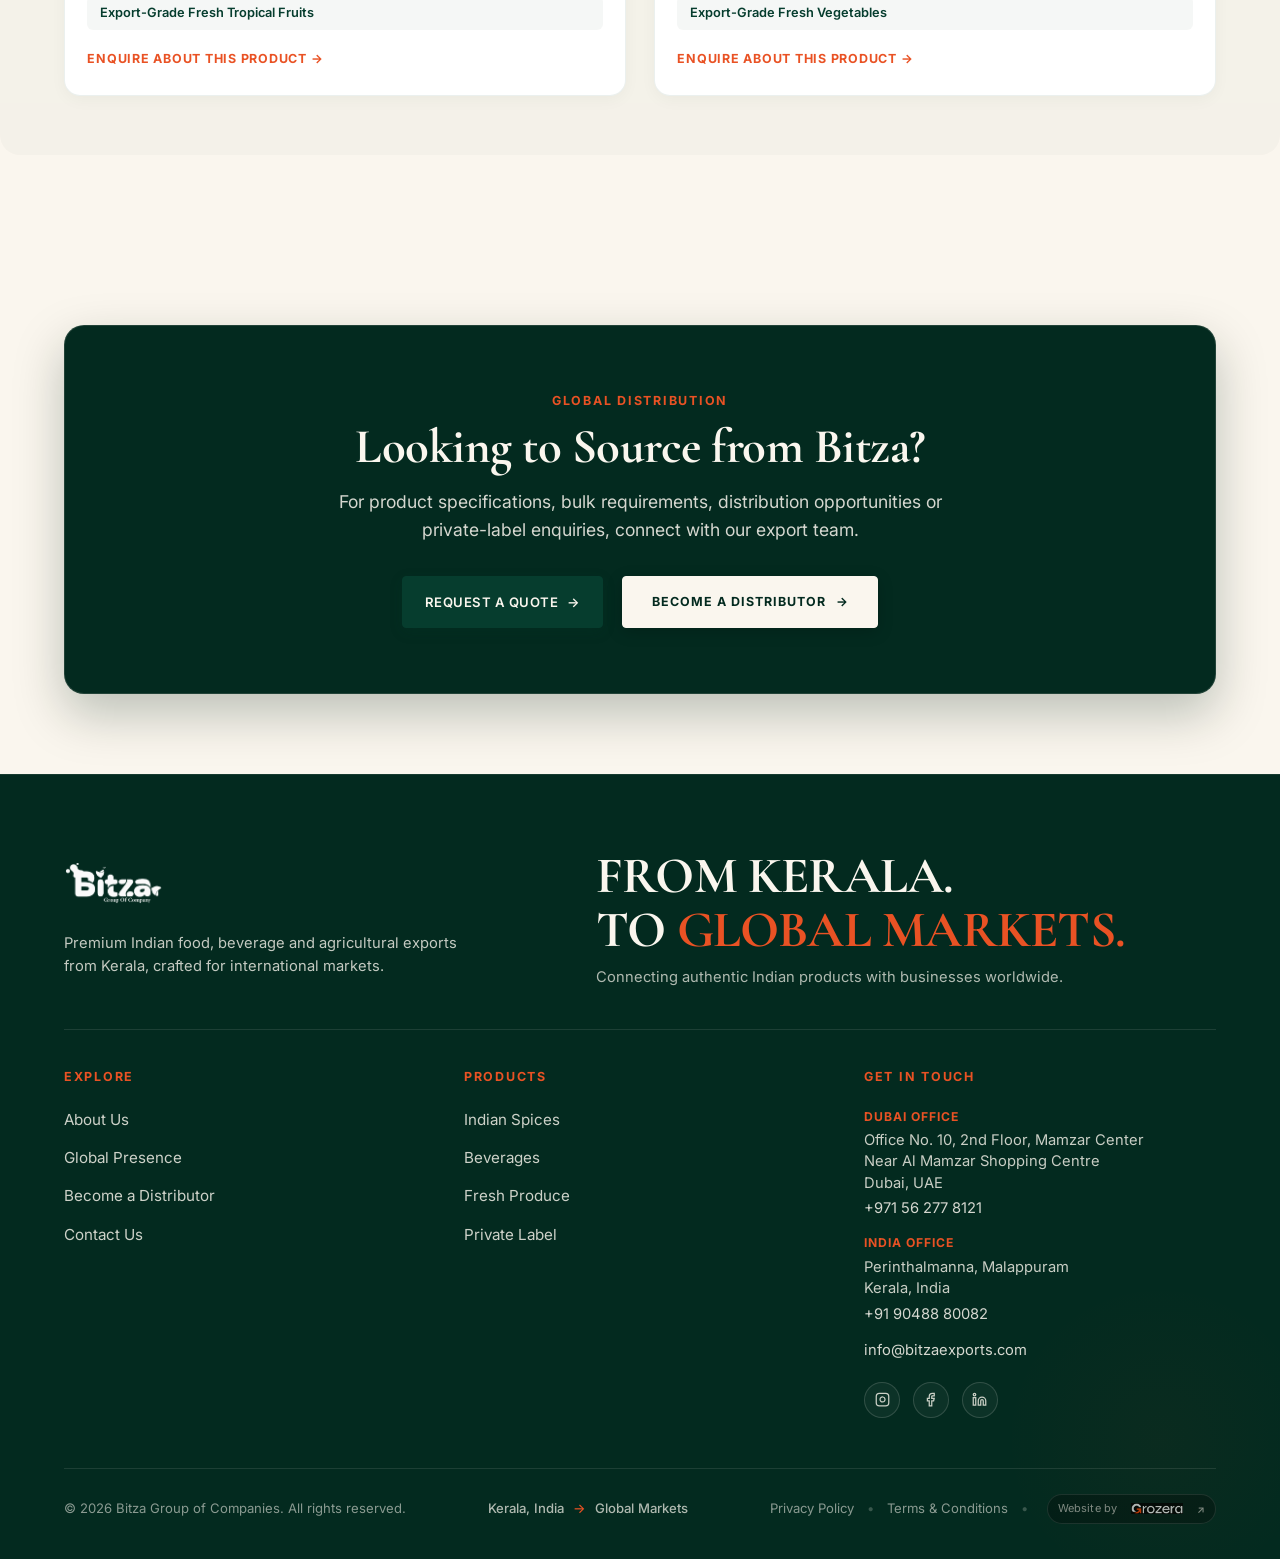
<file: products.html>
<!DOCTYPE html>
<html lang="en">
<head>
  <meta charset="UTF-8">
  <meta name="viewport" content="width=device-width, initial-scale=1.0">
  <title>Products Catalogue — Bitza Exports | Spices, Beverages, Rice & Fresh Produce</title>
  <meta name="description" content="Explore Bitza Exports' complete international B2B catalogue: Malabar Black Pepper, Alleppey Green Cardamom, Turmeric, Red Chilli, Goli Soda, Pulingo Tamarind beverage, Basmati Rice, and Fresh Produce.">
  
  <meta name="pinterest" content="nopin" />
  <link rel="icon" type="image/png" href="assets/logo.png">
  
  <!-- Google Fonts -->
  <link rel="preconnect" href="https://fonts.googleapis.com">
  <link rel="preconnect" href="https://fonts.gstatic.com" crossorigin>
  <link href="https://fonts.googleapis.com/css2?family=Cormorant+Garamond:ital,wght@0,500;0,600;0,700;1,400&family=Inter:wght@300;400;500;600;700&display=swap" rel="stylesheet">

  <!-- CSS Stylesheet -->
  <link rel="stylesheet" href="css/style.css?v=1300">
</head>
<body>

  <!-- Top Utility Bar -->
  <div class="top-utility-bar">
    <div class="container utility-container">
      <div class="utility-left">
        <span>B2B Food, Agricultural Products & Beverage Exporter from Kerala, India</span>
      </div>
      <div class="utility-right">
        <a href="mailto:info@bitzaexports.com">
          <svg width="13" height="13" viewBox="0 0 24 24" fill="none" stroke="currentColor" stroke-width="2.2"><path d="M4 4h16c1.1 0 2 .9 2 2v12c0 1.1-.9 2-2 2H4c-1.1 0-2-.9-2-2V6c0-1.1.9-2 2-2z"></path><polyline points="22,6 12,13 2,6"></polyline></svg>
          info@bitzaexports.com
        </a>
        <a href="tel:+971562778121">+971 56 277 8121</a> (Dubai) &nbsp;|&nbsp; <a href="tel:+919048880082">+91 90488 80082</a> (India)
        <div class="utility-socials">
          <a href="https://www.instagram.com/bitza_group?igsh=MTluaHoxc25wZjhmeg==" target="_blank" rel="noopener noreferrer" aria-label="Visit Bitza on Instagram"><svg width="13" height="13" viewBox="0 0 24 24" fill="none" stroke="currentColor" stroke-width="2.2"><rect x="2" y="2" width="20" height="20" rx="5" ry="5"></rect><path d="M16 11.37A4 4 0 1 1 12.63 8 4 4 0 0 1 16 11.37z"></path><line x1="17.5" y1="6.5" x2="17.51" y2="6.5"></line></svg></a>
          <a href="https://www.facebook.com/share/p/14ssbmf7pZp/?mibextid=wwXIfr" target="_blank" rel="noopener noreferrer" aria-label="Visit Bitza on Facebook"><svg width="13" height="13" viewBox="0 0 24 24" fill="none" stroke="currentColor" stroke-width="2.2"><path d="M18 2h-3a5 5 0 0 0-5 5v3H7v4h3v8h4v-8h3l1-4h-4V7a1 1 0 0 1 1-1h3z"></path></svg></a>
          <a href="#" aria-label="LinkedIn"><svg width="13" height="13" viewBox="0 0 24 24" fill="none" stroke="currentColor" stroke-width="2.2"><path d="M16 8a6 6 0 0 1 6 6v7h-4v-7a2 2 0 0 0-2-2 2 2 0 0 0-2 2v7h-4v-7a6 6 0 0 1 6-6z"></path><rect x="2" y="9" width="4" height="12"></rect><circle cx="4" cy="4" r="2"></circle></svg></a>
        </div>
      </div>
    </div>
  </div>

  <!-- Header / Navigation -->
  <header id="mainHeader">
    <div class="nav-container">
      <a href="index.html" class="logo-container">
        <img src="assets/logo.png" alt="Bitza Group of Companies Logo" nopin="nopin" data-pin-no-hover="true">
      </a>
      
      <nav aria-label="Main Navigation">
        <ul class="nav-links">
          <li><a href="index.html">Home</a></li>
          <li><a href="about.html">About Us</a></li>
          <li class="active has-dropdown">
            <a href="products.html" aria-haspopup="true">Products <span class="arrow">▾</span></a>
            <ul class="dropdown-menu">
              <li><a href="products.html" class="dropdown-title-link">All Products Portfolio</a></li>
              <li><a href="products.html?cat=spices">Spices (Black Pepper & Cardamom)</a></li>
              <li><a href="products.html?cat=beverages">Beverages (Goli Soda & Pulingo)</a></li>
              <li><a href="products.html?cat=produce">Fresh Produce (Fruits & Vegetables)</a></li>
            </ul>
          </li>
          <li><a href="index.html#global-presence">Global Presence</a></li>
          <li><a href="index.html#private-label">Private Label</a></li>
          <li><a href="distributor.html">Become a Distributor</a></li>
          <li><a href="contact.html">Contact</a></li>
        </ul>
      </nav>
      
      <div class="nav-right-actions">
        <a href="contact.html" class="btn btn-nav-quote">GET A QUOTE <span class="arrow">→</span></a>
      </div>

      <button class="burger-menu" id="burgerBtn" aria-label="Toggle Navigation Menu">
        <span></span><span></span><span></span>
      </button>
    </div>
  </header>

  <!-- Mobile Drawer Panel -->
  <div class="mobile-nav-panel" id="mobilePanel">
    <ul class="mobile-nav-links">
      <li><a href="index.html">Home</a></li>
      <li><a href="about.html">About Us</a></li>
      <li class="active">
        <a href="products.html">Products</a>
        <ul class="mobile-sub-menu">
          <li><a href="products.html?cat=spices">Spices (Black Pepper & Cardamom)</a></li>
          <li><a href="products.html?cat=beverages">Beverages (Goli Soda & Pulingo)</a></li>
          <li><a href="products.html?cat=produce">Fresh Produce (Fruits & Vegetables)</a></li>
        </ul>
      </li>
      <li><a href="index.html#global-presence">Global Presence</a></li>
      <li><a href="index.html#private-label">Private Label</a></li>
      <li><a href="distributor.html">Become a Distributor</a></li>
      <li><a href="contact.html">Contact</a></li>
    </ul>
    <div class="mobile-drawer-cta">
      <a href="contact.html" class="btn btn-hero-primary block-cta">GET A QUOTE <span class="arrow">→</span></a>
    </div>
  </div>

  <!-- SECTION 1 — PRODUCTS HERO -->
  <section class="products-hero-section">
    <div class="container">
      <div class="products-hero-content">
        <span class="eyebrow-orange">EXPORT PORTFOLIO</span>
        <h1 class="products-hero-headline">
          Premium Indian Products.<br>
          <span class="text-orange">Ready for Global Markets.</span>
        </h1>
        <p class="products-hero-lead">
          Explore Bitza’s portfolio of authentic Indian spices, agricultural products and distinctive beverages prepared for international B2B distribution.
        </p>

        <!-- Category Filter Buttons Strip -->
        <div class="cat-filter-strip" id="catFilterStrip">
          <button class="cat-filter-btn active" data-filter="all">ALL PRODUCTS</button>
          <button class="cat-filter-btn" data-filter="spices">SPICES</button>
          <button class="cat-filter-btn" data-filter="beverages">BEVERAGES</button>
          <button class="cat-filter-btn" data-filter="produce">FRESH PRODUCE</button>
        </div>
      </div>
    </div>
  </section>

  <!-- SECTION 2 — PRODUCTS CATALOGUE GRID -->
  <section class="products-catalogue-section">
    <div class="container">
      
      <!-- CATEGORY 1: SPICES -->
      <div class="product-category-block" id="cat-spices" data-category="spices">
        <div class="cat-block-header">
          <span class="eyebrow-orange">INDIAN SPICES</span>
          <h2>From the Land of Spices.</h2>
        </div>

        <div class="products-3col-grid">
          
          <!-- Card 1: Black Pepper -->
          <div class="product-item-card" data-cat="spices" onclick="window.location.href='contact.html?product=Black%20Pepper'">
            <div class="product-img-box">
              <img src="assets/product_pepper.jpg" alt="Malabar Black Pepper Exporter" class="product-card-img" nopin="nopin" data-pin-no-hover="true">
            </div>
            <div class="product-card-body">
              <span class="p-card-tag">SPICES</span>
              <h3 class="p-card-title">Black Pepper</h3>
              <p class="p-card-desc">High-altitude Malabar black pepper sourced from Kerala plantation regions.</p>
              <div class="p-card-specs">MG1 • TGSEB • TGEB • Garbled / Ungarbled</div>
              <a href="contact.html?product=Black%20Pepper" class="range-card-link">ENQUIRE ABOUT THIS PRODUCT <span class="arrow">→</span></a>
            </div>
          </div>

          <!-- Card 2: Green Cardamom -->
          <div class="product-item-card" data-cat="spices" onclick="window.location.href='contact.html?product=Green%20Cardamom'">
            <div class="product-img-box">
              <img src="assets/product_cardamom.jpg" alt="Alleppey Green Cardamom Exporter" class="product-card-img" nopin="nopin" data-pin-no-hover="true">
            </div>
            <div class="product-card-body">
              <span class="p-card-tag">SPICES</span>
              <h3 class="p-card-title">Green Cardamom</h3>
              <p class="p-card-desc">Hand-harvested green cardamom pods from High Range Kerala plantations.</p>
              <div class="p-card-specs">AGB • AGS • 8mm Bold • 7mm Bold • 6mm</div>
              <a href="contact.html?product=Green%20Cardamom" class="range-card-link">ENQUIRE ABOUT THIS PRODUCT <span class="arrow">→</span></a>
            </div>
          </div>

        </div>
      </div>

      <!-- CATEGORY 2: BEVERAGES -->
      <div class="product-category-block block-tinted" id="cat-beverages" data-category="beverages">
        <div class="cat-block-header">
          <span class="eyebrow-orange">BEVERAGES</span>
          <h2>Refreshing Indian Flavours.</h2>
          <p class="cat-block-intro" style="color: rgba(11, 37, 28, 0.75); margin-top: 0.4rem; font-size: 1.05rem;">Discover Bitza’s distinctive beverage portfolio featuring signature Goli Soda alongside Pulingo Tamarind.</p>
        </div>

        <div class="products-3col-grid">
          
          <!-- Card 1: Goli Soda (Unified Product Card) -->
          <div class="product-item-card beverage-card" data-cat="beverages" onclick="window.location.href='contact.html?product=Goli%20Soda'">
            <div class="product-img-box">
              <img src="assets/goli_soda_lineup.jpg?v=500" alt="Bitza Goli Soda Portfolio Exporter" class="product-card-img" nopin="nopin" data-pin-no-hover="true">
            </div>
            <div class="product-card-body">
              <span class="p-card-tag">BEVERAGES</span>
              <h3 class="p-card-title">Goli Soda</h3>
              <p class="p-card-desc">Vibrant Indian sparkling soda with a distinctive range of fruit flavours.</p>
              <div class="p-card-specs" style="margin-bottom: 0.35rem;">Pineapple • Strawberry • Green Apple • Orange • Lemon Salt</div>
              <div class="p-card-specs" style="margin-bottom: 0.35rem; color: var(--color-forest); font-weight: 500;">OUR MANUFACTURING: Manufactured in-house</div>
              <div class="p-card-specs" style="color: var(--color-forest); font-weight: 500;">PACKAGING OPTIONS: Glass Bottle • PET Bottle</div>
              <a href="contact.html?product=Goli%20Soda" class="range-card-link" style="margin-top: auto;">ENQUIRE ABOUT THIS PRODUCT <span class="arrow">→</span></a>
            </div>
          </div>

          <!-- Card 2: Pulingo Tamarind -->
          <div class="product-item-card beverage-card" data-cat="beverages" data-flavour="tamarind" onclick="window.location.href='contact.html?product=Pulingo%20Tamarind'">
            <div class="product-img-box">
              <img src="assets/pulingo.jpg?v=600" alt="Bitza Pulingo Tamarind Beverage Exporter" class="product-card-img" nopin="nopin" data-pin-no-hover="true">
            </div>
            <div class="product-card-body">
              <span class="p-card-tag tag-tamarind">TAMARIND</span>
              <h3 class="p-card-title">Pulingo Tamarind</h3>
              <p class="p-card-desc">Signature sparkling tamarind beverage with a distinctive sweet-and-tangy profile.</p>
              <div class="p-card-specs" style="margin-bottom: 0.35rem;">Sparkling Tamarind Beverage • B2B Export Ready</div>
              <div class="p-card-specs" style="margin-bottom: 0.35rem; color: var(--color-forest); font-weight: 500;">OUR MANUFACTURING: Manufactured in-house</div>
              <div class="p-card-specs" style="color: var(--color-forest); font-weight: 500;">PACKAGING OPTIONS: Glass Bottle • PET Bottle</div>
              <a href="contact.html?product=Pulingo%20Tamarind" class="range-card-link" style="margin-top: auto;">ENQUIRE ABOUT THIS PRODUCT <span class="arrow">→</span></a>
            </div>
          </div>

        </div>
      </div>

      <!-- CATEGORY 3: FRESH PRODUCE -->
      <div class="product-category-block block-tinted" id="cat-produce" data-category="produce">
        <div class="cat-block-header">
          <span class="eyebrow-orange">FRESH PRODUCE</span>
          <h2>Fresh From India.</h2>
        </div>

        <div class="products-3col-grid">
          
          <!-- Card 1: Fresh Fruits -->
          <div class="product-item-card" data-cat="produce" onclick="window.location.href='contact.html?product=Fresh%20Fruits'">
            <div class="product-img-box">
              <img src="assets/fresh_fruits.jpg?v=100" alt="Export Fresh Tropical Fruits Exporter" class="product-card-img" nopin="nopin" data-pin-no-hover="true">
            </div>
            <div class="product-card-body">
              <span class="p-card-tag">FRESH PRODUCE</span>
              <h3 class="p-card-title">Fresh Fruits</h3>
              <p class="p-card-desc">Fresh tropical fruits prepared for export.</p>
              <div class="p-card-specs">Export-Grade Fresh Tropical Fruits</div>
              <a href="contact.html?product=Fresh%20Fruits" class="range-card-link" style="margin-top: auto;">ENQUIRE ABOUT THIS PRODUCT <span class="arrow">→</span></a>
            </div>
          </div>

          <!-- Card 2: Fresh Vegetables -->
          <div class="product-item-card" data-cat="produce" onclick="window.location.href='contact.html?product=Fresh%20Vegetables'">
            <div class="product-img-box">
              <img src="assets/fresh_vegetables.jpg?v=100" alt="Export Fresh Vegetables Exporter" class="product-card-img" nopin="nopin" data-pin-no-hover="true">
            </div>
            <div class="product-card-body">
              <span class="p-card-tag">FRESH PRODUCE</span>
              <h3 class="p-card-title">Fresh Vegetables</h3>
              <p class="p-card-desc">Export-grade fresh vegetables.</p>
              <div class="p-card-specs">Export-Grade Fresh Vegetables</div>
              <a href="contact.html?product=Fresh%20Vegetables" class="range-card-link" style="margin-top: auto;">ENQUIRE ABOUT THIS PRODUCT <span class="arrow">→</span></a>
            </div>
          </div>

        </div>
      </div>

    </div>
  </section>

  <!-- B2B DISTRIBUTION CTA BANNER -->
  <section class="products-b2b-cta-section">
    <div class="container">
      <div class="b2b-cta-card reveal-up">
        <span class="pl-eyebrow">GLOBAL DISTRIBUTION</span>
        <h2 class="serif-title-white">Looking to Source from Bitza?</h2>
        <p class="lead-white" style="max-width: 640px; margin: 1rem auto 2rem auto;">
          For product specifications, bulk requirements, distribution opportunities or private-label enquiries, connect with our export team.
        </p>
        <div class="b2b-cta-buttons">
          <a href="contact.html" class="btn btn-hero-primary">REQUEST A QUOTE <span class="arrow">→</span></a>
          <a href="distributor.html" class="btn btn-pl-primary">BECOME A DISTRIBUTOR <span class="arrow">→</span></a>
        </div>
      </div>
    </div>
  </section>

  <!-- SECTION 11: PREMIUM EDITORIAL FOOTER -->
  <footer class="site-footer" id="site-footer">
    <div class="footer-container">
      
      <!-- TOP BRAND AREA (Two-Column Composition) -->
      <div class="footer-brand-grid">
        
        <!-- LEFT: Brand Logo & Description -->
        <div class="footer-brand-left">
          <div class="footer-logo-wrap">
            <img src="assets/logo.png" alt="Bitza Group of Companies Logo" class="footer-logo" nopin="nopin" data-pin-no-hover="true">
          </div>
          <p class="footer-brand-desc">
            Premium Indian food, beverage and agricultural exports from Kerala, crafted for international markets.
          </p>
        </div>

        <!-- RIGHT: Editorial Brand Statement -->
        <div class="footer-brand-right">
          <h2 class="footer-editorial-statement">
            FROM KERALA.<br>
            TO <span class="text-orange">GLOBAL MARKETS.</span>
          </h2>
          <p class="footer-statement-sub">
            Connecting authentic Indian products with businesses worldwide.
          </p>
        </div>

      </div>

      <!-- Subtle Divider #1 -->
      <div class="footer-divider"></div>

      <!-- FOOTER NAVIGATION (3 Well-Proportioned Columns) -->
      <div class="footer-nav-grid">
        
        <!-- COLUMN 1: EXPLORE -->
        <div class="footer-nav-col">
          <h4 class="footer-col-label">EXPLORE</h4>
          <ul class="footer-nav-links">
            <li><a href="about.html">About Us <span class="nav-arrow">→</span></a></li>
            <li><a href="index.html#global-presence">Global Presence <span class="nav-arrow">→</span></a></li>
            <li><a href="distributor.html">Become a Distributor <span class="nav-arrow">→</span></a></li>
            <li><a href="contact.html">Contact Us <span class="nav-arrow">→</span></a></li>
          </ul>
        </div>

        <!-- COLUMN 2: PRODUCTS -->
        <div class="footer-nav-col">
          <h4 class="footer-col-label">PRODUCTS</h4>
          <ul class="footer-nav-links">
            <li><a href="products.html?cat=spices">Indian Spices <span class="nav-arrow">→</span></a></li>
            <li><a href="products.html?cat=beverages">Beverages <span class="nav-arrow">→</span></a></li>
            <li><a href="products.html?cat=produce">Fresh Produce <span class="nav-arrow">→</span></a></li>
            <li><a href="index.html#private-label">Private Label <span class="nav-arrow">→</span></a></li>
          </ul>
        </div>

        <!-- COLUMN 3: GET IN TOUCH -->
        <div class="footer-nav-col">
          <h4 class="footer-col-label">GET IN TOUCH</h4>
          <div class="footer-contact-info">
            
            <!-- DUBAI OFFICE -->
            <div class="footer-office-block">
              <span class="footer-office-label">DUBAI OFFICE</span>
              <p class="footer-office-address">
                Office No. 10, 2nd Floor, Mamzar Center<br>
                Near Al Mamzar Shopping Centre<br>
                Dubai, UAE
              </p>
              <p class="footer-office-phone">
                <a href="tel:+971562778121" class="contact-link">+971 56 277 8121</a>
              </p>
            </div>

            <!-- INDIA OFFICE -->
            <div class="footer-office-block">
              <span class="footer-office-label">INDIA OFFICE</span>
              <p class="footer-office-address">
                Perinthalmanna, Malappuram<br>
                Kerala, India
              </p>
              <p class="footer-office-phone">
                <a href="tel:+919048880082" class="contact-link">+91 90488 80082</a>
              </p>
            </div>

            <!-- CORPORATE EMAIL -->
            <div style="margin-top: 0.75rem;">
              <p><a href="mailto:info@bitzaexports.com" class="contact-link">info@bitzaexports.com</a></p>
            </div>

          </div>

          <!-- Minimal Line Social Icons -->
          <div class="footer-social-bar">
            <a href="https://www.instagram.com/bitza_group?igsh=MTluaHoxc25wZjhmeg==" target="_blank" rel="noopener noreferrer" aria-label="Visit Bitza on Instagram" class="social-icon-link">
              <svg width="15" height="15" viewBox="0 0 24 24" fill="none" stroke="currentColor" stroke-width="2"><rect x="2" y="2" width="20" height="20" rx="5" ry="5"></rect><path d="M16 11.37A4 4 0 1 1 12.63 8 4 4 0 0 1 16 11.37z"></path><line x1="17.5" y1="6.5" x2="17.51" y2="6.5"></line></svg>
            </a>
            <a href="https://www.facebook.com/share/p/14ssbmf7pZp/?mibextid=wwXIfr" target="_blank" rel="noopener noreferrer" aria-label="Visit Bitza on Facebook" class="social-icon-link">
              <svg width="15" height="15" viewBox="0 0 24 24" fill="none" stroke="currentColor" stroke-width="2"><path d="M18 2h-3a5 5 0 0 0-5 5v3H7v4h3v8h4v-8h3l1-4h-4V7a1 1 0 0 1 1-1h3z"></path></svg>
            </a>
            <a href="#" aria-label="LinkedIn" class="social-icon-link">
              <svg width="15" height="15" viewBox="0 0 24 24" fill="none" stroke="currentColor" stroke-width="2"><path d="M16 8a6 6 0 0 1 6 6v7h-4v-7a2 2 0 0 0-2-2 2 2 0 0 0-2 2v7h-4v-7a6 6 0 0 1 6-6z"></path><rect x="2" y="9" width="4" height="12"></rect><circle cx="4" cy="4" r="2"></circle></svg>
            </a>
          </div>
        </div>

      </div>

      <!-- Subtle Divider #2 -->
      <div class="footer-divider" style="margin-top: 50px; margin-bottom: 25px;"></div>

      <!-- COMPACT BOTTOM BAR -->
      <div class="footer-bottom-bar">
        <div class="bottom-left">
          © 2026 Bitza Group of Companies. All rights reserved.
        </div>
        <div class="bottom-center">
          Kerala, India <span class="bottom-arrow">→</span> Global Markets
        </div>
        <div class="bottom-right">
          <a href="#">Privacy Policy</a>
          <span class="bottom-sep">•</span>
          <a href="#">Terms & Conditions</a>
          <span class="bottom-sep">•</span>
          <a href="https://www.grozera.com" target="_blank" rel="noopener noreferrer" class="grozera-btn-credit" aria-label="Website by Grozera">
            <span class="credit-label">Website by</span>
            <img src="assets/grozera_logo_black.png" alt="GROZERA" class="grozera-btn-logo">
            <span class="grozera-btn-arrow">↗</span>
          </a>
        </div>
      </div>

    </div>
  </footer>

  <!-- Floating WhatsApp Button -->
  <a href="https://wa.me/919048880082" class="whatsapp-float-btn" target="_blank" rel="noopener noreferrer" aria-label="Chat with Bitza Exports on WhatsApp">
    <svg width="32" height="32" viewBox="0 0 24 24" fill="none" xmlns="http://www.w3.org/2000/svg">
      <path d="M17.472 14.382c-.297-.149-1.758-.867-2.03-.967-.273-.099-.471-.148-.67.15-.197.297-.767.966-.94 1.164-.173.199-.347.223-.644.075-.297-.15-1.255-.463-2.39-1.475-.883-.788-1.48-1.761-1.653-2.059-.173-.297-.018-.458.13-.606.134-.133.298-.347.446-.521.151-.172.2-.296.3-.495.099-.198.05-.372-.025-.521-.075-.148-.669-1.611-.916-2.206-.242-.579-.487-.501-.669-.51l-.57-.01c-.198 0-.52.074-.792.372s-1.04 1.016-1.04 2.479 1.065 2.876 1.213 3.074c.149.198 2.095 3.2 5.076 4.487.709.306 1.263.489 1.694.626.712.226 1.36.194 1.872.118.571-.085 1.758-.719 2.006-1.413.248-.695.248-1.29.173-1.414-.074-.124-.272-.198-.57-.347z" fill="#FFFFFF"/>
      <path d="M12 2C6.477 2 2 6.477 2 12c0 1.89.525 3.66 1.438 5.168L2 22l4.974-1.397A9.957 9.957 0 0012 22c5.523 0 10-4.477 10-10S17.523 2 12 2zm0 18c-1.65 0-3.18-.43-4.507-1.182l-.323-.184-2.955.83.83-2.885-.205-.333A7.954 7.954 0 014 12c0-4.411 3.589-8 8-8s8 3.589 8 8-3.589 8-8 8z" fill="#FFFFFF"/>
    </svg>
  </a>

  <!-- Scripts -->
  <script src="js/main.js"></script>
</body>
</html>
</file>
<file: css/style.css>
/* ==========================================================================
   BITZA EXPORTS — PREMIUM GLOBAL DESIGN SYSTEM & STYLESHEET
   ========================================================================== */

/* Google Fonts Import */
@import url('https://fonts.googleapis.com/css2?family=Cormorant+Garamond:ital,wght@0,500;0,600;0,700;1,400&family=Inter:wght@300;400;500;600;700;800&display=swap');

/* Color Variables & Design Tokens */
:root {
  /* Brand Palette */
  --color-ivory: #FAF6EE;          /* Warm Ivory Background */
  --color-forest: #063D2E;         /* Deep Forest Green (Primary) */
  --color-forest-dark: #032A1F;    /* Dark Forest Green for hovers/dark sections */
  --color-orange: #E95224;         /* Brand Orange Accent */
  --color-gold: #C5A059;           /* Muted Gold Accent */
  --color-text-dark: #0B251C;      /* Primary Near-Black Typography */
  --color-white: #FFFFFF;
  
  --color-border: rgba(6, 61, 46, 0.08);
  --color-border-dark: rgba(250, 246, 238, 0.12);

  /* Typography */
  --font-serif: 'Cormorant Garamond', Georgia, serif;
  --font-sans: 'Inter', system-ui, -apple-system, sans-serif;

  /* Layout */
  --container-max: 1440px;

  /* Transitions */
  --transition-smooth: all 0.4s cubic-bezier(0.25, 1, 0.5, 1);
  --transition-fast: all 0.2s ease;
}

/* Base Reset & Globals */
*, *::before, *::after {
  box-sizing: border-box;
  margin: 0;
  padding: 0;
}

html {
  font-size: 16px;
  scroll-behavior: smooth;
  -webkit-font-smoothing: antialiased;
  -moz-osx-font-smoothing: grayscale;
}

body {
  background-color: var(--color-ivory);
  color: var(--color-text-dark);
  font-family: var(--font-sans);
  line-height: 1.6;
  font-weight: 400;
  overflow-x: hidden;
}

/* Typography Hierarchy */
h1, h2, h3, h4, h5, h6 {
  font-family: var(--font-serif);
  font-weight: 700;
  line-height: 1.1;
  color: var(--color-forest);
}

h1 {
  font-size: clamp(3rem, 5vw, 5.2rem);
  letter-spacing: -0.015em;
}

h2 {
  font-size: clamp(2.2rem, 3.8vw, 3.6rem);
  letter-spacing: -0.01em;
}

h3 {
  font-size: clamp(1.4rem, 2.2vw, 2.2rem);
}

h4 {
  font-size: clamp(1.1rem, 1.6vw, 1.4rem);
}

p {
  font-size: 1.05rem;
  color: rgba(11, 37, 28, 0.82);
  font-weight: 400;
}

p.lead {
  font-size: clamp(1.1rem, 1.4vw, 1.28rem);
  line-height: 1.6;
  font-weight: 400;
  color: rgba(11, 37, 28, 0.85);
}

a {
  color: inherit;
  text-decoration: none;
  transition: var(--transition-fast);
}

/* Layout Containers */
.container {
  width: 100%;
  max-width: var(--container-max);
  margin-left: auto;
  margin-right: auto;
  padding-left: clamp(1.5rem, 5vw, 5rem);
  padding-right: clamp(1.5rem, 5vw, 5rem);
}

/* Top Utility Bar */
.top-utility-bar {
  background-color: var(--color-forest-dark);
  color: rgba(250, 246, 238, 0.85);
  font-size: 0.78rem;
  padding: 0.5rem 0;
  border-bottom: 1px solid rgba(250, 246, 238, 0.08);
}

.utility-container {
  display: flex;
  justify-content: space-between;
  align-items: center;
}

.utility-left {
  font-weight: 400;
  letter-spacing: 0.02em;
}

.utility-right {
  display: flex;
  align-items: center;
  gap: 1.5rem;
}

.utility-right a {
  display: inline-flex;
  align-items: center;
  gap: 0.4rem;
  color: rgba(250, 246, 238, 0.85);
}

.utility-right a:hover {
  color: var(--color-orange);
}

.utility-socials {
  display: flex;
  align-items: center;
  gap: 0.8rem;
  margin-left: 0.5rem;
  padding-left: 1rem;
  border-left: 1px solid rgba(250, 246, 238, 0.15);
}

.utility-socials a {
  color: rgba(250, 246, 238, 0.7);
  display: inline-flex;
  align-items: center;
  justify-content: center;
  padding: 4px;
  cursor: pointer;
  transition: color 250ms ease, transform 250ms ease, opacity 250ms ease;
}

.utility-socials a:hover {
  color: var(--color-orange);
  transform: translateY(-2px);
  opacity: 1;
}

.utility-socials a svg {
  pointer-events: none;
}

/* Header & Sticky Navigation (88px height) */
header {
  position: sticky;
  top: 0;
  left: 0;
  width: 100%;
  height: 88px;
  background-color: var(--color-ivory);
  z-index: 1000;
  transition: height 0.3s ease, background-color 0.3s ease, box-shadow 0.3s ease;
  border-bottom: 1px solid rgba(6, 61, 46, 0.06);
  display: flex;
  align-items: center;
  margin-bottom: 0;
}

header.scrolled {
  height: 74px;
  background-color: rgba(250, 246, 238, 0.95);
  backdrop-filter: blur(12px);
  -webkit-backdrop-filter: blur(12px);
  box-shadow: 0 4px 20px rgba(0, 30, 20, 0.05);
}

.nav-container {
  display: flex;
  align-items: center;
  justify-content: space-between;
  width: 100%;
  max-width: var(--container-max);
  margin: 0 auto;
  padding-left: clamp(1.5rem, 5vw, 5rem);
  padding-right: clamp(1.5rem, 5vw, 5rem);
}

.logo-container {
  display: flex;
  align-items: center;
  flex-shrink: 0;
}

.logo-container img {
  height: 46px;
  width: auto;
  object-fit: contain;
  transition: height 0.3s ease;
}

header.scrolled .logo-container img {
  height: 38px;
}

/* Navigation Links */
.nav-links {
  display: flex;
  align-items: center;
  list-style: none;
  gap: clamp(14px, 1.6vw, 26px);
  margin: 0;
  padding: 0;
}

.nav-links li {
  position: relative;
  white-space: nowrap;
}

.nav-links a {
  font-family: var(--font-sans);
  font-size: 0.88rem;
  font-weight: 500;
  color: var(--color-forest);
  letter-spacing: 0.02em;
  padding: 0.5rem 0;
  display: inline-flex;
  align-items: center;
  gap: 0.25rem;
  position: relative;
  white-space: nowrap;
  transition: color 250ms ease;
}

.nav-links a::before {
  content: '';
  position: absolute;
  bottom: -3px;
  left: 0;
  width: 100%;
  height: 2px;
  background-color: var(--color-orange);
  border-radius: 2px;
  transform: scaleX(0);
  transform-origin: right;
  transition: transform 250ms ease;
}

.nav-links a:hover::before {
  transform: scaleX(1);
  transform-origin: left;
}

.nav-links li.active a::before {
  transform: scaleX(1);
  transform-origin: left;
}

.nav-links a:hover {
  color: var(--color-orange);
}

/* Dropdown Menu */
.has-dropdown {
  position: relative;
}

.dropdown-menu {
  position: absolute;
  top: 100%;
  left: 50%;
  transform: translateX(-50%) translateY(10px);
  background-color: var(--color-ivory);
  border: 1px solid var(--color-border);
  box-shadow: 0 12px 30px rgba(0, 30, 20, 0.08);
  border-radius: 8px;
  padding: 0.8rem 0;
  min-width: 200px;
  list-style: none;
  opacity: 0;
  visibility: hidden;
  transition: var(--transition-smooth);
}

.has-dropdown:hover .dropdown-menu {
  opacity: 1;
  visibility: visible;
  transform: translateX(-50%) translateY(0);
}

.dropdown-menu li a {
  padding: 0.6rem 1.2rem;
  display: block;
  font-size: 0.85rem;
  color: var(--color-forest);
  font-weight: 500;
  white-space: nowrap;
}

.dropdown-menu li a:hover {
  background-color: rgba(6, 61, 46, 0.04);
  color: var(--color-orange);
}

/* Nav Right Actions (CTA Group) */
.nav-right-actions {
  display: flex;
  align-items: center;
  flex-shrink: 0;
}

/* Get a Quote Button */
.btn-nav-quote {
  display: inline-flex;
  align-items: center;
  justify-content: center;
  gap: 0.5rem;
  height: 54px;
  padding: 0 26px;
  width: auto;
  min-width: max-content;
  white-space: nowrap;
  background-color: var(--color-forest);
  color: var(--color-ivory);
  font-family: var(--font-sans);
  font-size: 0.8rem;
  font-weight: 700;
  letter-spacing: 0.08em;
  text-transform: uppercase;
  border-radius: 4px;
  border: 1px solid var(--color-forest);
  transition: transform 250ms ease, background-color 250ms ease, box-shadow 250ms ease;
  box-shadow: 0 4px 14px rgba(6, 61, 46, 0.12);
}

.btn-nav-quote:hover {
  background-color: var(--color-forest-dark);
  color: var(--color-ivory);
  transform: translateY(-2px);
  box-shadow: 0 6px 18px rgba(6, 61, 46, 0.18);
}

.btn-nav-quote:hover .arrow {
  transform: translateX(4px);
}

.arrow {
  display: inline-block;
  transition: transform 0.25s ease;
}

/* Mobile Navigation Backdrop Overlay */
.mobile-nav-backdrop {
  position: fixed;
  top: 0;
  left: 0;
  width: 100vw;
  height: 100vh;
  background-color: rgba(3, 42, 31, 0.45);
  backdrop-filter: blur(3px);
  -webkit-backdrop-filter: blur(3px);
  z-index: 998;
  opacity: 0;
  pointer-events: none;
  transition: opacity 350ms cubic-bezier(0.22, 1, 0.36, 1);
}

.mobile-nav-backdrop.open {
  opacity: 1;
  pointer-events: auto;
}

/* Mobile Hamburger Menu (44px x 44px Clickable Hit Area) */
.burger-menu {
  display: none;
  flex-direction: column;
  justify-content: center;
  gap: 6px;
  width: 44px;
  height: 44px;
  min-width: 44px;
  min-height: 44px;
  background: transparent;
  border: none;
  cursor: pointer;
  padding: 10px;
  box-sizing: border-box;
  z-index: 1001;
}

.burger-menu span {
  width: 24px;
  height: 2px;
  background-color: var(--color-forest);
  border-radius: 2px;
  transition: transform 300ms cubic-bezier(0.22, 1, 0.36, 1), opacity 250ms ease;
  display: block;
}

.burger-menu.active span:nth-child(1) {
  transform: translateY(8px) rotate(45deg);
}

.burger-menu.active span:nth-child(2) {
  opacity: 0;
}

.burger-menu.active span:nth-child(3) {
  transform: translateY(-8px) rotate(-45deg);
}

/* Mobile Drawer Panel */
.mobile-nav-panel {
  position: fixed;
  top: 0;
  right: -100%;
  width: 88vw;
  max-width: 380px;
  height: 100vh;
  background-color: var(--color-ivory);
  box-shadow: -10px 0 30px rgba(0, 30, 20, 0.15);
  z-index: 1000;
  padding: 5.5rem 1.8rem 2rem 1.8rem;
  transition: right 350ms cubic-bezier(0.22, 1, 0.36, 1);
  overflow-y: auto;
  box-sizing: border-box;
}

.mobile-nav-panel.open {
  right: 0;
}

.mobile-nav-links {
  list-style: none;
  display: flex;
  flex-direction: column;
  gap: 1.2rem;
}

.mobile-nav-links a {
  font-size: 1.15rem;
  font-weight: 600;
  color: var(--color-forest);
  display: block;
  padding: 0.4rem 0;
  transition: color 200ms ease;
}

.mobile-nav-links a:hover,
.mobile-nav-links li.active > a {
  color: var(--color-orange);
}

.mobile-sub-menu {
  list-style: none;
  padding-left: 1rem;
  margin-top: 0.4rem;
  display: flex;
  flex-direction: column;
  gap: 0.5rem;
}

.mobile-sub-menu a {
  font-size: 0.95rem;
  font-weight: 400;
  color: rgba(6, 61, 46, 0.8);
}

/* ==========================================================================
   3. HERO — FULL-WIDTH BANNER WITH FEATHERED LEFT READABILITY FADE
   ========================================================================== */
.hero-editorial {
  position: relative;
  width: 100%;
  min-height: 600px;
  max-height: 660px;
  overflow: hidden;
  display: flex;
  align-items: center;
  margin: 0;
  padding: 0;
  background-color: #FAF6EE;
}

.hero-bg-layer {
  position: absolute;
  top: 0;
  left: 0;
  width: 100%;
  height: 100%;
  z-index: 1;
  pointer-events: none;
}

.hero-bg-full-img {
  width: 100%;
  height: 100%;
  object-fit: cover;
  object-position: center right;
  display: block;
  -webkit-mask-image: linear-gradient(
    to right,
    transparent 0%,
    rgba(0, 0, 0, 0.15) 10%,
    rgba(0, 0, 0, 0.45) 25%,
    rgba(0, 0, 0, 0.85) 40%,
    #000 55%
  );
  mask-image: linear-gradient(
    to right,
    transparent 0%,
    rgba(0, 0, 0, 0.15) 10%,
    rgba(0, 0, 0, 0.45) 25%,
    rgba(0, 0, 0, 0.85) 40%,
    #000 55%
  );
}

.hero-content-wrapper {
  position: relative;
  z-index: 5;
  width: 100%;
  max-width: 1540px;
  margin: 0 auto;
  padding: 3rem clamp(1.5rem, 4.5vw, 4.5rem);
  box-sizing: border-box;
  display: flex;
  align-items: center;
}

/* Left Side Content Over Background */
.hero-left-content {
  width: 100%;
  max-width: 580px;
  padding: 0;
  background: transparent !important;
  box-shadow: none !important;
  border: none !important;
  display: flex;
  flex-direction: column;
  justify-content: center;
  z-index: 5;
}

.hero-mobile-img-wrapper {
  display: none;
}

.hero-eyebrow {
  font-family: var(--font-sans);
  font-size: 0.8rem;
  font-weight: 700;
  letter-spacing: 0.16em;
  text-transform: uppercase;
  color: var(--color-orange);
  margin-bottom: 1.2rem;
  display: block;
}

.hero-serif-headline {
  font-family: var(--font-serif);
  font-size: clamp(52px, 4.4vw, 72px);
  font-weight: 700;
  line-height: 0.98;
  color: var(--color-forest);
  margin-bottom: 1rem;
  letter-spacing: -0.015em;
}

.text-orange {
  color: var(--color-orange);
}

.hero-orange-line {
  width: 44px;
  height: 3px;
  background-color: var(--color-orange);
  margin: 0.7rem 0 1.2rem 0;
  border-radius: 2px;
}

.hero-description {
  max-width: 440px;
  font-size: 1.05rem;
  line-height: 1.55;
  color: rgba(11, 37, 28, 0.85);
  margin-bottom: 1.8rem;
  font-family: var(--font-sans);
  font-weight: 400;
}

/* Hero CTA Buttons */
.hero-cta-group {
  display: flex;
  align-items: center;
  gap: 16px;
  margin-bottom: 2rem;
  flex-wrap: nowrap;
  width: 100%;
}

.btn-hero-primary {
  display: inline-flex !important;
  align-items: center !important;
  justify-content: center !important;
  gap: 0.5rem !important;
  background-color: var(--color-forest) !important;
  background: var(--color-forest) !important;
  color: var(--color-ivory) !important;
  height: 52px !important;
  padding: 0 22px !important;
  white-space: nowrap !important;
  border-radius: 4px !important;
  font-family: var(--font-sans) !important;
  font-weight: 600 !important;
  letter-spacing: 0.04em !important;
  font-size: 0.82rem !important;
  text-transform: uppercase !important;
  border: 1.5px solid var(--color-forest) !important;
  transition: all 300ms cubic-bezier(0.16, 1, 0.3, 1) !important;
  box-shadow: 0 4px 14px rgba(6, 61, 46, 0.14) !important;
  box-sizing: border-box !important;
  flex-shrink: 0 !important;
  text-decoration: none !important;
}

.btn-hero-primary:hover {
  background-color: var(--color-forest-dark) !important;
  background: var(--color-forest-dark) !important;
  border-color: var(--color-forest-dark) !important;
  color: var(--color-ivory) !important;
  transform: translateY(-2px) !important;
  box-shadow: 0 8px 20px rgba(6, 61, 46, 0.22) !important;
}

.btn-hero-primary .arrow,
.btn-hero-secondary .arrow {
  display: inline-block !important;
  transition: transform 250ms ease !important;
}

.btn-hero-primary:hover .arrow,
.btn-hero-secondary:hover .arrow {
  transform: translateX(4px) !important;
}

.btn-hero-secondary {
  display: inline-flex !important;
  align-items: center !important;
  justify-content: center !important;
  gap: 0.5rem !important;
  background-color: transparent !important;
  background: transparent !important;
  color: var(--color-forest) !important;
  height: 52px !important;
  padding: 0 22px !important;
  white-space: nowrap !important;
  border-radius: 4px !important;
  font-family: var(--font-sans) !important;
  font-weight: 600 !important;
  letter-spacing: 0.04em !important;
  font-size: 0.82rem !important;
  text-transform: uppercase !important;
  border: 1.5px solid var(--color-forest) !important;
  transition: all 300ms cubic-bezier(0.16, 1, 0.3, 1) !important;
  box-shadow: none !important;
  box-sizing: border-box !important;
  flex-shrink: 0 !important;
  text-decoration: none !important;
}

.btn-hero-secondary:hover {
  background-color: var(--color-forest) !important;
  background: var(--color-forest) !important;
  border-color: var(--color-forest) !important;
  color: var(--color-ivory) !important;
  transform: translateY(-2px) !important;
  box-shadow: 0 6px 16px rgba(6, 61, 46, 0.14) !important;
}

/* Understated Trust Indicators */
.hero-trust-bar {
  display: flex;
  align-items: center;
  gap: 1.8rem;
  padding-top: 1.4rem;
  border-top: 1px solid rgba(6, 61, 46, 0.08);
  max-width: 560px;
}

.trust-item {
  display: flex;
  align-items: center;
  gap: 0.55rem;
  color: var(--color-forest);
}

.trust-icon {
  display: flex;
  align-items: center;
  justify-content: center;
  color: var(--color-forest);
  opacity: 0.9;
  flex-shrink: 0;
}

.trust-text strong {
  display: block;
  font-size: 0.82rem;
  font-weight: 700;
  color: var(--color-forest);
  line-height: 1.2;
}

.trust-text span {
  display: block;
  font-size: 0.74rem;
  color: rgba(6, 61, 46, 0.7);
  line-height: 1.2;
}

/* Right Side Visual Photography (~62% width) */
.hero-right-visual {
  position: relative;
  width: 100%;
  height: 100%;
  display: flex;
  align-items: flex-start;
  justify-content: flex-end;
  overflow: hidden;
  margin: 0;
  padding: 0;
}

.hero-image-mask-overlay {
  display: none;
}

.hero-product-img {
  width: 100%;
  height: 100%;
  max-height: 640px;
  object-fit: cover;
  object-position: center right;
  display: block;
}

/* ==========================================================================
   6. CATEGORY NAVIGATION BAR (BALANCED CENTERED ROW STRIP)
   ========================================================================== */
.category-nav-section {
  position: relative;
  z-index: 10;
  margin-top: 30px;
  margin-bottom: 20px;
  padding: 0;
}

.category-nav-section .container {
  max-width: 1380px;
  margin: 0 auto;
  padding: 0 1.5rem;
}

.category-bar-container {
  display: grid;
  grid-template-columns: repeat(4, 1fr);
  background-color: var(--color-forest);
  border-radius: 16px;
  padding: 24px 30px;
  align-items: center;
  box-shadow: 0 16px 40px rgba(0, 30, 20, 0.18);
  border: 1px solid rgba(250, 246, 238, 0.08);
  min-height: 140px;
  margin: 0 auto;
  width: 100%;
  box-sizing: border-box;
}

.category-bar-item {
  display: flex;
  flex-direction: column;
  justify-content: center;
  gap: 0.25rem;
  padding: 0.6rem 1.2rem;
  text-decoration: none;
  color: var(--color-ivory);
  transition: var(--transition-smooth);
  border-radius: 8px;
  background-color: transparent;
  border-right: 1px solid rgba(250, 246, 238, 0.12);
}

.category-bar-item:last-child {
  border-right: none;
}

.category-bar-item:hover {
  background-color: rgba(255, 255, 255, 0.06);
  transform: translateY(-2px);
}

.category-item-icon {
  color: var(--color-gold);
  margin-bottom: 0.2rem;
  transition: transform 0.3s ease;
  display: flex;
  align-items: center;
}

.category-item-icon svg {
  width: 24px;
  height: 24px;
}

.category-bar-item:hover .category-item-icon {
  transform: translateY(-2px);
}

.category-item-body {
  display: flex;
  flex-direction: column;
  gap: 0.15rem;
}

.category-item-body h3 {
  font-family: var(--font-sans);
  font-size: 1.05rem;
  font-weight: 700;
  letter-spacing: 0.06em;
  color: var(--color-white);
  margin: 0;
  text-transform: uppercase;
  line-height: 1.2;
}

.category-item-body p {
  font-size: 0.82rem;
  color: rgba(250, 246, 238, 0.72);
  font-weight: 400;
  margin: 0.1rem 0 0.35rem 0;
  line-height: 1.3;
}

.category-explore-link {
  font-size: 0.82rem;
  font-weight: 700;
  color: var(--color-orange);
  letter-spacing: 0.08em;
  display: inline-flex;
  align-items: center;
  gap: 0.3rem;
  transition: gap 0.2s ease;
}

.category-bar-item:hover .category-explore-link .arrow {
  transform: translateX(4px);
}

/* ==========================================================================
   7. WHY CHOOSE BITZA SECTION — HORIZONTAL ROW
   ========================================================================== */
.why-bitza-section {
  padding: 5rem 0 4.5rem 0;
  background-color: var(--color-ivory);
}

.why-bitza-row {
  display: flex;
  align-items: center;
  justify-content: space-between;
  gap: 2.5rem;
}

.why-bitza-header-left {
  flex: 0 0 280px;
}

.section-eyebrow-orange {
  font-family: var(--font-sans);
  font-size: 0.8rem;
  font-weight: 700;
  letter-spacing: 0.18em;
  text-transform: uppercase;
  color: var(--color-orange);
  display: block;
  margin-bottom: 0.4rem;
}

.why-bitza-title {
  font-family: var(--font-serif);
  font-size: clamp(2.2rem, 3.2vw, 3rem);
  color: var(--color-forest);
  line-height: 1.08;
  margin-bottom: 0.8rem;
}

.why-bitza-orange-line {
  width: 40px;
  height: 3px;
  background-color: var(--color-orange);
  border-radius: 2px;
}

.why-bitza-cards-group {
  display: grid;
  grid-template-columns: repeat(4, 1fr);
  gap: 1.2rem;
  flex: 1;
}

.why-value-pill {
  display: flex;
  align-items: center;
  gap: 0.9rem;
  background-color: rgba(255, 255, 255, 0.65);
  border: 1px solid rgba(6, 61, 46, 0.08);
  padding: 0.9rem 1.2rem;
  border-radius: 12px;
  transition: var(--transition-smooth);
}

.why-value-pill:hover {
  background-color: var(--color-white);
  border-color: rgba(233, 82, 36, 0.3);
  box-shadow: 0 8px 20px rgba(0, 30, 20, 0.06);
  transform: translateY(-2px);
}

.value-icon-circle {
  width: 44px;
  height: 44px;
  border-radius: 50%;
  border: 1px solid rgba(6, 61, 46, 0.15);
  display: flex;
  align-items: center;
  justify-content: center;
  background-color: rgba(6, 61, 46, 0.04);
  color: var(--color-forest);
  flex-shrink: 0;
  transition: var(--transition-smooth);
}

.why-value-pill:hover .value-icon-circle {
  border-color: var(--color-orange);
  background-color: rgba(233, 82, 36, 0.08);
  color: var(--color-orange);
}

.why-value-pill span {
  font-family: var(--font-sans);
  font-size: 0.88rem;
  font-weight: 600;
  color: var(--color-forest);
  line-height: 1.35;
}

/* ==========================================================================
   ABOUT / HERITAGE SECTION
   ========================================================================== */
.about-section {
  padding: 6rem 0;
  background-color: var(--color-ivory);
  border-top: 1px solid rgba(6, 61, 46, 0.06);
}

.about-intro-grid {
  display: grid;
  grid-template-columns: 1fr 1fr;
  gap: 4rem;
  align-items: center;
}

.serif-title-h2 {
  font-family: var(--font-serif);
  font-size: clamp(2.4rem, 4vw, 3.8rem);
  color: var(--color-forest);
  margin-bottom: 1.5rem;
  line-height: 1.05;
}

.color-highlight {
  color: var(--color-orange);
}

.about-lead {
  font-size: 1.15rem;
  line-height: 1.6;
  color: rgba(11, 37, 28, 0.85);
  margin-bottom: 2rem;
}

.about-visual-composition {
  position: relative;
  min-height: 480px;
}

.about-main-image-wrap {
  width: 85%;
  border-radius: 8px;
  overflow: hidden;
  box-shadow: 0 16px 36px rgba(0, 30, 20, 0.1);
}

.about-main-img {
  width: 100%;
  height: 380px;
  object-fit: cover;
  display: block;
}

.about-overlay-closeup {
  position: absolute;
  bottom: -20px;
  left: -20px;
  width: 180px;
  height: 180px;
  border-radius: 8px;
  overflow: hidden;
  border: 4px solid var(--color-ivory);
  box-shadow: 0 12px 24px rgba(0, 30, 20, 0.15);
}

.about-closeup-img {
  width: 100%;
  height: 100%;
  object-fit: cover;
}

.about-overlay-card {
  position: absolute;
  bottom: -30px;
  right: 0;
  width: 55%;
  background-color: var(--color-forest);
  color: var(--color-ivory);
  padding: 1.8rem;
  border-radius: 8px;
  box-shadow: 0 16px 36px rgba(0, 30, 20, 0.2);
}

.card-eyebrow {
  font-size: 0.72rem;
  font-weight: 700;
  letter-spacing: 0.14em;
  color: var(--color-orange);
  display: block;
  margin-bottom: 0.6rem;
}

.card-text {
  font-size: 0.88rem;
  line-height: 1.5;
  color: rgba(250, 246, 238, 0.85);
  margin-bottom: 1rem;
}

.card-link {
  font-size: 0.8rem;
  font-weight: 700;
  color: var(--color-orange);
  letter-spacing: 0.08em;
}

.about-highlights-row {
  display: grid;
  grid-template-columns: 1fr auto 1fr auto 1fr;
  align-items: center;
  margin-top: 5rem;
  padding-top: 3rem;
  border-top: 1px solid rgba(6, 61, 46, 0.08);
}

.highlight-item {
  display: flex;
  align-items: center;
  gap: 1.2rem;
}

.highlight-num {
  font-family: var(--font-serif);
  font-size: 2.2rem;
  font-weight: 700;
  color: var(--color-orange);
}

.highlight-content h4 {
  font-family: var(--font-sans);
  font-size: 0.95rem;
  font-weight: 700;
  letter-spacing: 0.05em;
  color: var(--color-forest);
}

.highlight-content p {
  font-size: 0.85rem;
  color: rgba(11, 37, 28, 0.7);
}

.highlight-divider {
  width: 1px;
  height: 48px;
  background-color: rgba(6, 61, 46, 0.12);
}

/* ==========================================================================
   EXPORT PRODUCTS RANGE SECTION
   ========================================================================== */
.products-range-section {
  padding: 6rem 0;
  background-color: var(--color-ivory);
  border-top: 1px solid rgba(6, 61, 46, 0.06);
}

.section-header-flex {
  display: flex;
  justify-content: space-between;
  align-items: flex-end;
  margin-bottom: 3rem;
}

.products-horizontal-grid {
  display: grid;
  grid-template-columns: repeat(3, 1fr);
  gap: 1.8rem;
}

.product-range-card {
  background-color: var(--color-white);
  border-radius: 8px;
  padding: 1.2rem;
  border: 1px solid var(--color-border);
  cursor: pointer;
  transition: transform 400ms cubic-bezier(0.16, 1, 0.3, 1),
              box-shadow 400ms cubic-bezier(0.16, 1, 0.3, 1),
              border-color 350ms ease;
  display: flex;
  flex-direction: column;
  height: 100%;
}

.product-range-card:hover {
  transform: translateY(-5px);
  border-color: rgba(233, 82, 36, 0.35);
  box-shadow: 0 12px 28px rgba(0, 30, 20, 0.1);
}

.product-range-thumb-wrap {
  width: 100%;
  height: 180px;
  border-radius: 6px;
  overflow: hidden;
  margin-bottom: 1rem;
  background-color: var(--color-ivory);
  display: flex;
  align-items: center;
  justify-content: center;
}

.product-range-thumb-wrap img {
  width: 100%;
  height: 100%;
  object-fit: cover;
  object-position: center;
  transition: transform 400ms cubic-bezier(0.16, 1, 0.3, 1);
}

.product-range-card:hover .product-range-thumb-wrap img {
  transform: scale(1.04);
}

/* Goli Soda Family Custom Rules */
.product-range-thumb-wrap img.goli-family-img {
  width: 100%;
  height: 100%;
  object-fit: contain !important;
  object-position: center center !important;
  padding: 6px;
  background-color: transparent;
  transition: transform 0.3s ease;
}

.product-range-card:hover .product-range-thumb-wrap img.goli-family-img {
  transform: scale(1.02);
}

/* Pulingo Tamarind Custom Rules */
.product-range-thumb-wrap img.pulingo-bottle-img {
  width: 100%;
  height: 100%;
  object-fit: contain !important;
  object-position: center center !important;
  padding: 8px;
  background-color: transparent;
  transition: transform 0.3s ease;
}

.product-range-card:hover .product-range-thumb-wrap img.pulingo-bottle-img {
  transform: scale(1.03);
}

.product-range-card h4 {
  font-family: var(--font-serif);
  font-size: 1.25rem;
  color: var(--color-forest);
  margin-bottom: 0.2rem;
}

.product-range-card span {
  display: block;
  font-size: 0.8rem;
  color: rgba(11, 37, 28, 0.65);
  margin-bottom: 1rem;
}

.range-card-link {
  font-size: 0.78rem;
  font-weight: 700;
  color: var(--color-orange);
  letter-spacing: 0.06em;
  transition: color 250ms ease;
}

.range-card-link .arrow {
  display: inline-block;
  transition: transform 250ms cubic-bezier(0.22, 1, 0.36, 1);
}

.product-range-card:hover .range-card-link,
.product-item-card:hover .range-card-link,
.range-card-link:hover {
  color: #D44317;
}

.product-range-card:hover .range-card-link .arrow,
.product-item-card:hover .range-card-link .arrow,
.range-card-link:hover .arrow {
  transform: translateX(4px);
}

/* ==========================================================================
   GOLI SODA COLLECTION SECTION
   ========================================================================== */
.goli-collection-heading {
  color: var(--color-gold);
  font-family: var(--font-sans);
  font-size: 1.1rem;
  letter-spacing: 0.12em;
  text-transform: uppercase;
  margin-bottom: 2rem;
  font-weight: 700;
}

.goli-flavours-grid {
  display: grid;
  grid-template-columns: repeat(5, 1fr);
  gap: 1.4rem;
}

.goli-card {
  background-color: rgba(255, 255, 255, 0.04);
  border: 1px solid rgba(250, 246, 238, 0.12);
  border-radius: 12px;
  padding: 1.8rem 1.2rem;
  text-align: center;
  transition: all 0.3s cubic-bezier(0.25, 1, 0.5, 1);
  display: flex;
  flex-direction: column;
  align-items: center;
  justify-content: space-between;
  min-height: 440px;
}

.goli-card:hover {
  background-color: rgba(255, 255, 255, 0.07);
  border-color: rgba(233, 82, 36, 0.4);
  box-shadow: 0 16px 36px rgba(0, 0, 0, 0.28);
  transform: translateY(-5px);
}

.goli-img-area {
  height: 270px;
  width: 100%;
  display: flex;
  align-items: center;
  justify-content: center;
  margin-bottom: 1.2rem;
  position: relative;
  background: transparent;
}

.goli-bottle-img {
  height: 235px;
  width: auto;
  max-width: 100%;
  object-fit: contain !important;
  object-position: center center !important;
  transition: transform 0.3s ease;
  filter: drop-shadow(0 10px 20px rgba(0, 0, 0, 0.35));
}

.goli-card:hover .goli-bottle-img {
  transform: scale(1.04) translateY(-4px);
}

.goli-flavour-tag {
  font-size: 0.72rem;
  font-weight: 700;
  text-transform: uppercase;
  letter-spacing: 0.1em;
  margin-bottom: 0.3rem;
  display: inline-block;
}

.tag-pineapple { color: #E5B228; }
.tag-strawberry { color: #E95224; }
.tag-green-apple { color: #6BBF43; }
.tag-orange { color: #E95224; }
.tag-lemon-salt { color: #C5A059; }

.goli-card-title {
  font-family: var(--font-sans);
  font-size: 1.05rem;
  font-weight: 700;
  color: #FFFFFF;
  margin: 0.2rem 0 0.5rem 0;
  line-height: 1.25;
}

.goli-card-desc {
  font-size: 0.8rem;
  color: rgba(250, 246, 238, 0.75);
  line-height: 1.4;
  margin: 0;
}

/* Goli Showcase Card Unit */
.goli-showcase-card {
  background: rgba(255, 255, 255, 0.04);
  border: 1px solid rgba(250, 246, 238, 0.12);
  border-radius: 20px;
  padding: 2.5rem;
  display: grid;
  grid-template-columns: 1.1fr 1fr;
  gap: 3rem;
  align-items: center;
}

.goli-showcase-img-wrap {
  text-align: center;
  border-radius: 12px;
  overflow: hidden;
  height: 260px;
}

.goli-showcase-img {
  width: 100%;
  height: 100%;
  object-fit: cover;
  object-position: center;
  border-radius: 12px;
}

.goli-showcase-content {
  width: 100%;
  box-sizing: border-box;
}

/* ==========================================================================
   PULINGO TAMARIND PRODUCT SPOTLIGHT (WARM CREAM CONTAINER)
   ========================================================================== */
.pulingo-spotlight-wrapper {
  width: 100%;
  max-width: 1360px;
  margin: 0 auto;
}

.pulingo-spotlight-card {
  background-color: var(--color-ivory); /* WARM CREAM / OFF-WHITE CONTAINER */
  border-radius: 20px;
  padding: 50px 55px;
  display: grid;
  grid-template-columns: 46% 54%;
  gap: 3.5rem;
  align-items: center;
  min-height: 520px;
  max-height: 600px;
  box-shadow: 0 24px 60px rgba(0, 0, 0, 0.25);
  border: 1px solid rgba(250, 246, 238, 0.2);
  position: relative;
  overflow: hidden;
}

/* Subtle botanical watermark background detail (3-5% opacity) */
.pulingo-spotlight-card::before {
  content: '';
  position: absolute;
  top: 0;
  right: 0;
  width: 400px;
  height: 100%;
  background-image: radial-gradient(circle at 80% 20%, rgba(233, 82, 36, 0.04) 0%, transparent 60%);
  pointer-events: none;
}

/* Left Column — Product Visual (46%) */
.pulingo-visual-col {
  width: 100%;
  height: 100%;
  max-height: 500px;
  display: flex;
  align-items: center;
  justify-content: center;
}

.pulingo-img-frame {
  width: 100%;
  height: 100%;
  max-height: 490px;
  border-radius: 14px;
  overflow: hidden;
  position: relative;
  box-shadow: 0 12px 32px rgba(6, 61, 46, 0.12);
  background-color: #F3ECE1;
  display: flex;
  align-items: center;
  justify-content: center;
}

.pulingo-spotlight-img {
  width: 100%;
  height: 100%;
  max-height: 490px;
  object-fit: cover;
  object-position: center center;
  transition: transform 0.6s cubic-bezier(0.25, 1, 0.5, 1);
  display: block;
}

.pulingo-spotlight-card:hover .pulingo-spotlight-img {
  transform: scale(1.015);
}

/* Right Column — Editorial Content (54%) */
.pulingo-story-col {
  display: flex;
  flex-direction: column;
  justify-content: center;
  z-index: 2;
}

.pulingo-eyebrow {
  font-family: var(--font-sans);
  font-size: 0.78rem;
  font-weight: 700;
  letter-spacing: 0.14em;
  text-transform: uppercase;
  color: var(--color-orange);
  margin-bottom: 0.6rem;
  display: block;
}

.pulingo-headline {
  font-family: var(--font-serif);
  font-size: clamp(52px, 4vw, 68px);
  font-weight: 700;
  line-height: 1.02;
  color: var(--color-forest);
  margin-bottom: 0.5rem;
  letter-spacing: -0.015em;
}

.pulingo-subheading {
  font-family: var(--font-serif);
  font-style: italic;
  font-size: 1.25rem;
  color: var(--color-forest);
  margin-bottom: 1.2rem;
  font-weight: 500;
  opacity: 0.9;
}

.pulingo-description {
  max-width: 540px;
  font-family: var(--font-sans);
  font-size: 1.02rem;
  line-height: 1.6;
  color: rgba(11, 37, 28, 0.82);
  margin-bottom: 1.8rem;
}

/* Horizontal Product Attributes Row */
.pulingo-attributes-row {
  display: flex;
  align-items: center;
  gap: 1.5rem;
  padding: 1rem 0;
  border-top: 1px solid rgba(6, 61, 46, 0.1);
  border-bottom: 1px solid rgba(6, 61, 46, 0.1);
  margin-bottom: 2rem;
  max-width: 540px;
}

.pulingo-attr-item {
  display: flex;
  flex-direction: column;
  gap: 0.15rem;
}

.pulingo-attr-item .attr-title {
  font-family: var(--font-sans);
  font-size: 0.78rem;
  font-weight: 700;
  letter-spacing: 0.08em;
  text-transform: uppercase;
  color: var(--color-forest);
}

.pulingo-attr-item .attr-sub {
  font-family: var(--font-sans);
  font-size: 0.78rem;
  color: rgba(11, 37, 28, 0.65);
}

.pulingo-attr-divider {
  width: 1px;
  height: 32px;
  background-color: rgba(6, 61, 46, 0.12);
}

/* Buttons */
.pulingo-cta-group {
  display: flex;
  align-items: center;
  gap: 1.2rem;
  flex-wrap: wrap;
}

.btn-pulingo-primary {
  display: inline-flex;
  align-items: center;
  justify-content: center;
  gap: 0.5rem;
  background-color: var(--color-forest);
  color: var(--color-ivory);
  height: 52px;
  padding: 0 1.8rem;
  border-radius: 4px;
  font-family: var(--font-sans);
  font-weight: 700;
  font-size: 0.78rem;
  letter-spacing: 0.08em;
  text-transform: uppercase;
  border: 1px solid var(--color-forest);
  transition: var(--transition-smooth);
  box-shadow: 0 4px 14px rgba(6, 61, 46, 0.15);
}

.btn-pulingo-primary:hover {
  background-color: var(--color-forest-dark);
  border-color: var(--color-forest-dark);
  color: var(--color-ivory);
  transform: translateY(-2px);
}

.btn-pulingo-primary:hover .arrow {
  transform: translateX(4px);
}

.btn-pulingo-secondary {
  display: inline-flex;
  align-items: center;
  justify-content: center;
  gap: 0.5rem;
  background-color: transparent;
  color: var(--color-forest);
  height: 52px;
  padding: 0 1.8rem;
  border-radius: 4px;
  font-family: var(--font-sans);
  font-weight: 700;
  font-size: 0.78rem;
  letter-spacing: 0.08em;
  text-transform: uppercase;
  border: 1.5px solid var(--color-forest);
  transition: var(--transition-smooth);
}

.btn-pulingo-secondary:hover {
  background-color: var(--color-forest);
  color: var(--color-ivory);
  transform: translateY(-2px);
}

.btn-pulingo-secondary:hover .arrow {
  transform: translateX(4px);
}

/* Catalog Page Floating Bottle Styles */
.catalog-item-img.catalog-bottle-bg {
  background-color: var(--color-forest-dark);
  display: flex;
  align-items: center;
  justify-content: center;
  height: 220px;
  overflow: hidden;
  border-radius: 6px 6px 0 0;
}

.catalog-bottle-img {
  max-height: 190px;
  width: auto;
  object-fit: contain !important;
  object-position: center center !important;
  transition: transform 0.3s ease;
  filter: drop-shadow(0 8px 16px rgba(0, 0, 0, 0.35));
}

.catalog-item:hover .catalog-bottle-img {
  transform: scale(1.05) translateY(-3px);
}

/* ==========================================================================
   GLOBAL PRESENCE & PRIVATE LABEL SECTIONS
   ========================================================================== */
.global-presence-section {
  padding: 6rem 0;
  background-color: var(--color-ivory);
}

.global-grid {
  display: grid;
  grid-template-columns: 1fr 1fr;
  gap: 4rem;
  align-items: center;
}

.global-regions-grid {
  display: flex;
  flex-wrap: wrap;
  gap: 0.8rem;
  margin-top: 1.8rem;
}

.region-chip {
  padding: 0.6rem 1.2rem;
  background-color: rgba(6, 61, 46, 0.05);
  border: 1px solid rgba(6, 61, 46, 0.1);
  border-radius: 20px;
  font-size: 0.85rem;
  font-weight: 600;
  color: var(--color-forest);
}

.global-map-card {
  background-color: var(--color-white);
  border-radius: 12px;
  padding: 2.5rem;
  border: 1px solid var(--color-border);
  box-shadow: 0 12px 30px rgba(0, 30, 20, 0.06);
}

.map-badge {
  display: inline-flex;
  align-items: center;
  gap: 0.6rem;
  font-size: 0.82rem;
  font-weight: 700;
  color: var(--color-orange);
  margin-bottom: 1.2rem;
}

.global-map-card h3 {
  font-family: var(--font-serif);
  font-size: 1.8rem;
  color: var(--color-forest);
  margin-bottom: 0.8rem;
}

/* ==========================================================================
   PRIVATE LABEL B2B SECTION (WARM EDITORIAL OEM SHOWCASE)
   ========================================================================== */
.private-label-section {
  padding: 4rem 0;
  background-color: var(--color-ivory);
}

.private-label-card {
  background-color: var(--color-forest-dark);
  border-radius: 20px;
  padding: 55px 65px;
  display: grid;
  grid-template-columns: 52% 48%;
  gap: 3.5rem;
  align-items: center;
  min-height: 440px;
  max-height: 520px;
  box-shadow: 0 20px 50px rgba(0, 30, 20, 0.25);
  border: 1px solid rgba(250, 246, 238, 0.12);
  position: relative;
  overflow: hidden;
}

/* Tasteful Botanical Accent Detail (4% Opacity) */
.private-label-card::before {
  content: '';
  position: absolute;
  top: -50px;
  right: -50px;
  width: 350px;
  height: 350px;
  background-image: radial-gradient(circle, rgba(233, 82, 36, 0.05) 0%, transparent 65%);
  pointer-events: none;
}

/* Left Content Area (52%) */
.pl-left-content {
  display: flex;
  flex-direction: column;
  justify-content: center;
  z-index: 2;
}

.pl-eyebrow {
  font-family: var(--font-sans);
  font-size: 0.78rem;
  font-weight: 700;
  letter-spacing: 0.14em;
  text-transform: uppercase;
  color: var(--color-orange);
  margin-bottom: 0.6rem;
  display: block;
}

.pl-headline {
  font-family: var(--font-serif);
  font-size: clamp(44px, 4vw, 56px);
  font-weight: 700;
  line-height: 1.02;
  color: var(--color-ivory);
  letter-spacing: -0.015em;
  margin-bottom: 0.8rem;
}

.pl-description {
  max-width: 520px;
  font-family: var(--font-sans);
  font-size: 1.02rem;
  line-height: 1.55;
  color: rgba(250, 246, 238, 0.85);
  margin-bottom: 1.8rem;
}

/* 3 Compact Capability Items */
.pl-capabilities-group {
  display: flex;
  align-items: center;
  gap: 1.2rem;
  padding: 1rem 0;
  border-top: 1px solid rgba(250, 246, 238, 0.12);
  border-bottom: 1px solid rgba(250, 246, 238, 0.12);
  margin-bottom: 1.8rem;
  max-width: 540px;
}

.pl-cap-item {
  display: flex;
  align-items: flex-start;
  gap: 0.6rem;
}

.cap-num {
  font-family: var(--font-serif);
  font-size: 1.1rem;
  font-weight: 700;
  color: var(--color-orange);
  line-height: 1.1;
}

.cap-text-wrap {
  display: flex;
  flex-direction: column;
  gap: 0.1rem;
}

.cap-title {
  font-family: var(--font-sans);
  font-size: 0.75rem;
  font-weight: 700;
  letter-spacing: 0.08em;
  text-transform: uppercase;
  color: var(--color-ivory);
  margin: 0;
}

.cap-sub {
  font-family: var(--font-sans);
  font-size: 0.75rem;
  color: rgba(250, 246, 238, 0.65);
  margin: 0;
  white-space: nowrap;
}

.pl-cap-divider {
  width: 1px;
  height: 32px;
  background-color: rgba(250, 246, 238, 0.12);
}

/* Button & Trust Line */
.pl-cta-row {
  margin-bottom: 0.8rem;
}

.btn-pl-primary {
  display: inline-flex;
  align-items: center;
  justify-content: center;
  gap: 0.6rem;
  background-color: var(--color-ivory);
  color: var(--color-forest-dark);
  height: 52px;
  padding: 0 1.8rem;
  border-radius: 4px;
  font-family: var(--font-sans);
  font-weight: 700;
  font-size: 0.78rem;
  letter-spacing: 0.08em;
  text-transform: uppercase;
  border: 1px solid var(--color-ivory);
  transition: var(--transition-smooth);
  box-shadow: 0 4px 16px rgba(0, 0, 0, 0.18);
}

.btn-pl-primary:hover {
  background-color: var(--color-white);
  color: var(--color-orange);
  transform: translateY(-2px);
  box-shadow: 0 8px 24px rgba(0, 0, 0, 0.25);
}

.btn-pl-primary:hover .arrow {
  transform: translateX(4px);
}

.pl-trust-line {
  font-family: var(--font-sans);
  font-size: 0.78rem;
  color: rgba(250, 246, 238, 0.6);
  letter-spacing: 0.04em;
  margin: 0;
}

/* Right Column Visual (48%) */
.pl-right-visual {
  width: 100%;
  height: 100%;
  display: flex;
  align-items: center;
  justify-content: center;
  position: relative;
  z-index: 2;
}

.pl-visual-container {
  width: 100%;
  height: 100%;
  display: flex;
  flex-direction: column;
  align-items: center;
  justify-content: center;
  background: rgba(255, 255, 255, 0.03);
  border: 1px solid rgba(250, 246, 238, 0.08);
  border-radius: 14px;
  padding: 25px 20px 20px 20px;
  position: relative;
}

.pl-mockup-stage {
  display: flex;
  align-items: flex-end;
  justify-content: center;
  gap: -15px;
  width: 100%;
  height: 250px;
  position: relative;
}

.mockup-bottle-wrap {
  transform: translateX(20px) scale(0.95);
  z-index: 1;
  filter: drop-shadow(0 8px 16px rgba(0, 0, 0, 0.3));
}

.mockup-pouch-wrap {
  z-index: 3;
  filter: drop-shadow(0 12px 24px rgba(0, 0, 0, 0.4));
  transform: translateY(-5px);
}

.mockup-jar-wrap {
  transform: translateX(-20px) scale(0.95);
  z-index: 2;
  filter: drop-shadow(0 8px 16px rgba(0, 0, 0, 0.3));
}

/* Process Flow Strip */
.pl-process-strip {
  display: flex;
  align-items: center;
  gap: 0.8rem;
  margin-top: 1.4rem;
  background-color: rgba(6, 61, 46, 0.4);
  border: 1px solid rgba(250, 246, 238, 0.12);
  padding: 0.6rem 1.2rem;
  border-radius: 20px;
}

.process-step {
  display: flex;
  align-items: center;
  gap: 0.35rem;
}

.p-num {
  font-family: var(--font-sans);
  font-size: 0.72rem;
  font-weight: 800;
  color: var(--color-orange);
}

.p-txt {
  font-family: var(--font-sans);
  font-size: 0.72rem;
  font-weight: 700;
  letter-spacing: 0.08em;
  color: var(--color-ivory);
}

.p-arrow {
  font-size: 0.75rem;
  color: rgba(250, 246, 238, 0.4);
}

/* Responsive Private Label Section */
@media (max-width: 1024px) {
  .private-label-card {
    grid-template-columns: 1fr;
    padding: 40px 30px;
    min-height: auto;
    max-height: none;
    gap: 2.5rem;
  }

  .pl-capabilities-group {
    flex-direction: column;
    align-items: flex-start;
    gap: 0.8rem;
  }

  .pl-cap-divider {
    display: none;
  }
}

@media (max-width: 768px) {
  .pl-headline {
    font-size: 2.2rem;
  }

  .pl-mockup-stage {
    transform: scale(0.85);
  }

  .pl-process-strip {
    flex-wrap: wrap;
    justify-content: center;
  }
}

.distributor-cta-section {
  padding: 4rem 0 6rem 0;
  background-color: var(--color-ivory);
}

.distributor-banner {
  text-align: center;
  background-color: rgba(6, 61, 46, 0.04);
  border: 1px solid rgba(6, 61, 46, 0.1);
  border-radius: 12px;
  padding: 4rem 2rem;
}

.distributor-banner h2 {
  font-family: var(--font-serif);
  font-size: clamp(2.2rem, 3.5vw, 3rem);
  color: var(--color-forest);
  margin-bottom: 0.8rem;
}

.distributor-banner p {
  max-width: 600px;
  margin: 0 auto;
  font-size: 1.05rem;
}

/* ==========================================================================
   PREMIUM EDITORIAL FOOTER (DEEP FOREST GREEN WITH WARM CREAM TYPOGRAPHY)
   ========================================================================== */
.site-footer {
  background-color: var(--color-forest-dark);
  color: var(--color-ivory);
  padding: 75px 0 35px 0;
  border-top: 1px solid rgba(250, 246, 238, 0.08);
  position: relative;
  overflow: hidden;
}

/* Tasteful Botanical Watermark (3% opacity) */
.site-footer::after {
  content: '';
  position: absolute;
  bottom: -40px;
  right: -40px;
  width: 320px;
  height: 320px;
  background-image: radial-gradient(circle, rgba(233, 82, 36, 0.03) 0%, transparent 70%);
  pointer-events: none;
}

.footer-container {
  width: 100%;
  max-width: 1360px;
  margin: 0 auto;
  padding-left: clamp(1.5rem, 5vw, 5rem);
  padding-right: clamp(1.5rem, 5vw, 5rem);
}

/* Top Brand Area (Two-Column Composition) */
.footer-brand-grid {
  display: grid;
  grid-template-columns: 42% 58%;
  gap: 3rem;
  align-items: center;
}

.footer-logo-wrap {
  margin-bottom: 1.2rem;
  display: inline-block;
  background: transparent;
  padding: 0;
  border-radius: 0;
  border: none;
}

.footer-logo {
  height: 44px;
  width: auto;
  display: block;
  filter: brightness(0) invert(1);
  opacity: 0.98;
}

.footer-brand-desc {
  max-width: 420px;
  font-family: var(--font-sans);
  font-size: 0.92rem;
  line-height: 1.6;
  color: rgba(250, 246, 238, 0.78);
  margin: 0;
}

.footer-editorial-statement {
  font-family: var(--font-serif);
  font-size: clamp(38px, 4vw, 52px);
  font-weight: 700;
  line-height: 1.05;
  color: var(--color-ivory);
  letter-spacing: -0.015em;
  margin-bottom: 0.5rem;
}

.footer-statement-sub {
  font-family: var(--font-sans);
  font-size: 0.92rem;
  color: rgba(250, 246, 238, 0.7);
  margin: 0;
}

/* Dividers */
.footer-divider {
  width: 100%;
  height: 1px;
  background-color: rgba(250, 246, 238, 0.1);
  margin: 40px 0;
}

/* Footer Navigation (3 Columns) */
.footer-nav-grid {
  display: grid;
  grid-template-columns: repeat(3, 1fr);
  gap: 3rem;
}

.footer-col-label {
  font-family: var(--font-sans);
  font-size: 0.78rem;
  font-weight: 700;
  letter-spacing: 0.14em;
  text-transform: uppercase;
  color: var(--color-orange);
  margin-bottom: 1.4rem;
}

.footer-nav-links {
  list-style: none;
  display: flex;
  flex-direction: column;
  gap: 0.8rem;
}

.footer-nav-links a {
  font-family: var(--font-sans);
  font-size: 0.95rem;
  font-weight: 400;
  color: rgba(250, 246, 238, 0.82);
  display: inline-flex;
  align-items: center;
  gap: 0.4rem;
  transition: all 0.25s ease;
}

.nav-arrow {
  opacity: 0;
  transform: translateX(-4px);
  transition: all 0.25s ease;
  font-size: 0.85rem;
  color: var(--color-orange);
}

.footer-nav-links a:hover {
  color: #FFFFFF;
  transform: translateX(4px);
}

.footer-nav-links a:hover .nav-arrow {
  opacity: 1;
  transform: translateX(0);
}

/* Contact Column & Office Blocks */
.footer-contact-info p {
  font-size: 0.92rem;
  color: rgba(250, 246, 238, 0.8);
  margin-bottom: 0.4rem;
}

.footer-office-block {
  margin-bottom: 0.8rem;
}

.footer-office-label {
  display: block;
  font-family: var(--font-sans);
  font-size: 0.76rem;
  font-weight: 700;
  letter-spacing: 0.08em;
  color: var(--color-orange);
  margin-bottom: 0.25rem;
  text-transform: uppercase;
}

.footer-office-address {
  font-size: 0.85rem;
  line-height: 1.45;
  color: rgba(250, 246, 238, 0.82);
  margin-bottom: 0.2rem !important;
}

.footer-office-phone {
  font-size: 0.88rem;
  margin-top: 0.15rem;
}

.contact-link {
  color: rgba(250, 246, 238, 0.85);
  transition: color 0.2s ease;
}

.contact-link:hover {
  color: var(--color-orange);
}

.footer-social-bar {
  display: flex;
  align-items: center;
  gap: 0.8rem;
  margin-top: 1.2rem;
}

.social-icon-link {
  width: 36px;
  height: 36px;
  border-radius: 50%;
  border: 1px solid rgba(250, 246, 238, 0.15);
  background-color: rgba(250, 246, 238, 0.04);
  color: rgba(250, 246, 238, 0.8);
  display: flex;
  align-items: center;
  justify-content: center;
  cursor: pointer;
  transition: all 0.25s ease;
}

.social-icon-link:hover {
  border-color: var(--color-orange);
  background-color: rgba(233, 82, 36, 0.12);
  color: var(--color-orange);
  transform: translateY(-2px);
}

.social-icon-link svg {
  pointer-events: none;
}

/* Bottom Bar */
.footer-bottom-bar {
  display: flex;
  justify-content: space-between;
  align-items: center;
  font-size: 0.82rem;
  color: rgba(250, 246, 238, 0.55);
}

.bottom-center {
  color: rgba(250, 246, 238, 0.7);
  font-weight: 500;
}

.bottom-arrow {
  color: var(--color-orange);
  margin: 0 0.3rem;
}

.bottom-right a {
  color: rgba(250, 246, 238, 0.55);
  transition: color 0.2s ease;
}

.bottom-right a:hover {
  color: var(--color-orange);
}

.bottom-sep {
  margin: 0 0.5rem;
  opacity: 0.4;
}

/* Website by GROZERA — Muted Premium Signature Badge */
.bottom-right {
  display: inline-flex;
  align-items: center;
  gap: 0.3rem;
  vertical-align: middle;
}

.grozera-btn-credit {
  display: inline-flex;
  align-items: center;
  justify-content: center;
  gap: 6px;
  height: 30px;
  padding: 0 10px;
  background-color: rgba(0, 0, 0, 0.28);
  border: 1px solid rgba(250, 246, 238, 0.1);
  border-radius: 9999px;
  text-decoration: none;
  transition: all 200ms ease;
  box-shadow: none;
  white-space: nowrap;
  box-sizing: border-box;
  vertical-align: middle;
  margin-left: 0.4rem;
}

.credit-label {
  color: rgba(250, 246, 238, 0.5);
  font-size: 11px;
  font-weight: 400;
  letter-spacing: 0.01em;
  line-height: 1;
}

.grozera-btn-logo {
  width: 68px;
  height: auto;
  max-height: 11px;
  display: inline-block;
  vertical-align: middle;
  object-fit: contain;
  border-radius: 0;
  opacity: 0.7;
  transition: opacity 200ms ease, transform 200ms ease;
}

.grozera-btn-arrow {
  color: rgba(250, 246, 238, 0.5);
  font-size: 10px;
  font-weight: 600;
  line-height: 1;
  transition: color 200ms ease, transform 200ms ease;
}

/* Subtle Signature Hover State */
.grozera-btn-credit:hover {
  background-color: rgba(0, 0, 0, 0.5);
  border-color: rgba(250, 246, 238, 0.22);
  transform: none;
  box-shadow: none;
}

.grozera-btn-credit:hover .credit-label {
  color: rgba(250, 246, 238, 0.75);
}

.grozera-btn-credit:hover .grozera-btn-logo {
  opacity: 0.95;
  transform: none;
}

.grozera-btn-credit:hover .grozera-btn-arrow {
  color: var(--color-orange);
  opacity: 0.9;
  transform: translate(1px, -1px);
}

/* Responsive Footer */
@media (max-width: 992px) {
  .footer-brand-grid {
    grid-template-columns: 1fr;
    gap: 2rem;
  }

  .footer-editorial-statement {
    font-size: 2.5rem;
  }

  .footer-bottom-bar {
    flex-direction: column;
    gap: 0.8rem;
    text-align: center;
  }
}

@media (max-width: 768px) {
  .site-footer {
    padding: 50px 0 25px 0;
  }

  .footer-nav-grid {
    grid-template-columns: 1fr;
    gap: 2.2rem;
  }

  .footer-divider {
    margin: 30px 0;
  }
}

/* ==========================================================================
   RESPONSIVE DESIGN BREAKPOINTS
   ========================================================================== */
@media (max-width: 1200px) {
  .hero-split-wrapper {
    grid-template-columns: 42% 58%;
    min-height: 540px;
    max-height: 600px;
  }

  .why-bitza-row {
    flex-direction: column;
    align-items: flex-start;
  }

  .why-bitza-header-left {
    flex: auto;
  }

  .why-bitza-cards-group {
    grid-template-columns: repeat(2, 1fr);
    width: 100%;
  }

  .goli-flavours-grid {
    grid-template-columns: repeat(3, 1fr);
  }
}

@media (max-width: 1024px) {
  .pulingo-spotlight-card {
    grid-template-columns: 44% 56%;
    padding: 40px;
    gap: 2rem;
    min-height: auto;
    max-height: none;
  }
}

@media (max-width: 1100px) and (min-width: 768px) {
  .category-bar-container {
    grid-template-columns: repeat(2, 1fr);
    min-height: auto;
    max-height: none;
    padding: 20px 24px;
    gap: 1.2rem;
  }

  .category-bar-item {
    border-right: none;
    border-bottom: 1px solid rgba(250, 246, 238, 0.1);
    padding: 0.8rem 0;
  }
}

@media (max-width: 1023px) {
  .nav-links {
    display: none;
  }

  .burger-menu {
    display: flex;
  }
}

@media (max-width: 992px) {
  .hero-editorial {
    min-height: 520px;
    max-height: 580px;
  }

  .products-horizontal-grid {
    grid-template-columns: repeat(2, 1fr);
  }

  .goli-flavours-grid {
    grid-template-columns: repeat(2, 1fr);
  }
}

@media (max-width: 768px) {
  .hero-editorial {
    min-height: 500px;
    max-height: none;
    padding: 0;
  }

  .hero-content-wrapper {
    padding: 2rem 1.25rem;
  }

  .hero-left-content {
    width: 100%;
    max-width: 100%;
    padding: 0;
  }

  .hero-serif-headline {
    font-size: clamp(38px, 9vw, 54px);
  }

  .hero-right-visual {
    width: 100%;
    height: auto;
    min-height: auto;
    justify-content: center;
    padding: 0;
  }

  .hero-image-mask-overlay {
    display: none;
  }

  .hero-product-img {
    width: 100%;
    height: auto;
    max-height: 380px;
    object-fit: contain;
    object-position: center;
  }

  .hero-cta-group {
    flex-direction: column;
    align-items: stretch;
  }

  .btn-hero-primary,
  .btn-hero-secondary {
    width: 100%;
  }

  .hero-trust-bar {
    flex-direction: column;
    align-items: flex-start;
    gap: 0.8rem;
    margin-top: 1.5rem;
  }

  .category-nav-section {
    margin-top: 1.5rem;
  }

  .category-bar-container {
    grid-template-columns: 1fr;
    min-height: auto;
    max-height: none;
    padding: 1.5rem;
  }

  .category-bar-item {
    border-right: none;
    border-bottom: 1px solid rgba(250, 246, 238, 0.1);
    padding: 0.8rem 0;
  }

  .category-bar-item:last-child {
    border-bottom: none;
  }

  .why-bitza-cards-group {
    grid-template-columns: 1fr;
  }

  .about-intro-grid,
  .global-grid {
    grid-template-columns: 1fr;
  }

  .goli-flavours-grid {
    grid-template-columns: 1fr;
  }

  .products-horizontal-grid {
    grid-template-columns: 1fr;
  }
}

/* ==========================================================================
   ABOUT US PAGE — EDITORIAL STORYTELLING DESIGN SYSTEM
   ========================================================================== */

/* Section 1: About Hero */
.about-hero-section {
  padding: 60px 0 80px 0;
  background-color: var(--color-ivory);
  border-bottom: 1px solid rgba(6, 61, 46, 0.06);
}

.about-hero-grid {
  display: grid;
  grid-template-columns: 48% 52%;
  gap: 3.5rem;
  align-items: center;
  min-height: 520px;
  max-height: 640px;
}

.about-hero-headline {
  font-family: var(--font-serif);
  font-size: clamp(52px, 4.4vw, 70px);
  font-weight: 700;
  line-height: 1.02;
  color: var(--color-forest);
  margin-bottom: 1rem;
  letter-spacing: -0.015em;
}

.about-hero-lead {
  font-size: 1.12rem;
  line-height: 1.6;
  color: rgba(11, 37, 28, 0.85);
  margin-bottom: 1.8rem;
  max-width: 520px;
}

.about-hero-tagline {
  font-size: 0.82rem;
  font-weight: 700;
  letter-spacing: 0.14em;
  text-transform: uppercase;
  color: var(--color-forest);
  display: flex;
  align-items: center;
  gap: 0.6rem;
  padding-top: 1.2rem;
  border-top: 1px solid rgba(6, 61, 46, 0.1);
}

.about-hero-tagline span {
  color: var(--color-orange);
}

.about-hero-img-wrap {
  width: 100%;
  height: 480px;
  border-radius: 18px;
  overflow: hidden;
  box-shadow: 0 16px 40px rgba(0, 30, 20, 0.12);
  border: 1px solid rgba(6, 61, 46, 0.08);
}

.about-hero-img {
  width: 100%;
  height: 100%;
  object-fit: cover;
  object-position: center center;
  transition: transform 600ms var(--ease-premium);
  display: block;
}

.about-hero-img-wrap:hover .about-hero-img {
  transform: scale(1.025);
}

/* Section 2: Our Origin */
.about-origin-section {
  padding: 100px 0;
  background-color: var(--color-ivory);
}

.about-origin-grid {
  display: grid;
  grid-template-columns: 46% 54%;
  gap: 4rem;
  align-items: center;
}

.origin-main-img-wrap {
  width: 100%;
  height: 520px;
  border-radius: 18px;
  overflow: hidden;
  box-shadow: 0 16px 40px rgba(0, 30, 20, 0.12);
}

.origin-main-img {
  width: 100%;
  height: 100%;
  object-fit: cover;
  object-position: center center;
  transition: transform 600ms var(--ease-premium);
  display: block;
}

.origin-main-img-wrap:hover .origin-main-img {
  transform: scale(1.025);
}

.about-story-p {
  font-size: 1.05rem;
  line-height: 1.65;
  color: rgba(11, 37, 28, 0.82);
  margin-bottom: 1.4rem;
}

.origin-points-list {
  display: flex;
  flex-direction: column;
  gap: 1rem;
  margin-top: 2rem;
  padding-top: 1.5rem;
  border-top: 1px solid rgba(6, 61, 46, 0.08);
}

.origin-point-item {
  display: flex;
  align-items: flex-start;
  gap: 1rem;
}

.point-icon {
  width: 28px;
  height: 28px;
  border-radius: 50%;
  background-color: rgba(233, 82, 36, 0.12);
  color: var(--color-orange);
  display: flex;
  align-items: center;
  justify-content: center;
  font-size: 0.8rem;
  font-weight: 800;
  flex-shrink: 0;
  margin-top: 0.1rem;
}

.point-txt strong {
  display: block;
  font-size: 0.95rem;
  color: var(--color-forest);
  font-weight: 700;
}

.point-txt span {
  display: block;
  font-size: 0.85rem;
  color: rgba(11, 37, 28, 0.72);
}

/* Section 3: Farm to Portfolio / Agricultural Sourcing */
.about-farm-portfolio-section {
  padding: 100px 0;
  background-color: rgba(6, 61, 46, 0.03);
  border-top: 1px solid rgba(6, 61, 46, 0.06);
  border-bottom: 1px solid rgba(6, 61, 46, 0.06);
}

.farm-portfolio-grid {
  display: grid;
  grid-template-columns: 44% 56%;
  gap: 4rem;
  align-items: center;
}

.farm-categories-grid {
  display: flex;
  flex-wrap: wrap;
  gap: 0.8rem;
  margin-top: 2rem;
}

.farm-cat-chip {
  background-color: var(--color-white);
  border: 1px solid rgba(6, 61, 46, 0.12);
  padding: 0.6rem 1.2rem;
  border-radius: 30px;
  font-size: 0.85rem;
  font-weight: 600;
  color: var(--color-forest);
  transition: all 250ms ease;
}

.farm-cat-chip:hover {
  border-color: var(--color-orange);
  color: var(--color-orange);
  transform: translateY(-2px);
}

.farm-images-col {
  width: 100%;
  display: block;
}

.farm-img-card {
  width: 100%;
  height: 420px;
  border-radius: 20px;
  overflow: hidden;
  box-shadow: 0 20px 48px rgba(0, 30, 20, 0.16);
  border: 1px solid rgba(6, 61, 46, 0.08);
  position: relative;
}

.farm-img {
  width: 100%;
  height: 100%;
  object-fit: cover;
  object-position: center center;
  transition: transform 600ms cubic-bezier(0.22, 1, 0.36, 1);
  display: block;
}

.farm-img-card:hover .farm-img {
  transform: scale(1.025);
}



/* Section 4: Beverage Story (Dark Forest Green) */
.about-beverage-story-section {
  padding: 100px 0;
  background-color: var(--color-ivory);
}

.bev-story-card {
  background-color: var(--color-forest-dark);
  border-radius: 20px;
  padding: 55px 65px;
  display: grid;
  grid-template-columns: 45% 55%;
  gap: 3.5rem;
  align-items: center;
  box-shadow: 0 24px 60px rgba(0, 0, 0, 0.25);
  border: 1px solid rgba(250, 246, 238, 0.12);
  position: relative;
  overflow: hidden;
}

.bev-story-headline {
  font-family: var(--font-serif);
  font-size: clamp(2.4rem, 3.8vw, 3.4rem);
  font-weight: 700;
  line-height: 1.05;
  color: var(--color-ivory);
  margin-bottom: 1.2rem;
}

.bev-story-desc {
  font-size: 1.05rem;
  line-height: 1.6;
  color: rgba(250, 246, 238, 0.85);
  margin-bottom: 2rem;
}

.bev-story-points {
  display: flex;
  flex-direction: column;
  gap: 0.8rem;
}

.bev-point {
  display: flex;
  align-items: center;
  gap: 0.8rem;
  font-size: 0.92rem;
  color: var(--color-ivory);
  font-weight: 500;
}

.b-icon {
  color: var(--color-orange);
  font-size: 0.85rem;
}

.bev-factory-img-wrap {
  width: 100%;
  height: 420px;
  border-radius: 14px;
  overflow: hidden;
  box-shadow: 0 12px 32px rgba(0, 0, 0, 0.3);
}

.bev-factory-img {
  width: 100%;
  height: 100%;
  object-fit: cover;
  object-position: center center;
  transition: transform 600ms var(--ease-premium);
  display: block;
}

.bev-factory-img-wrap:hover .bev-factory-img {
  transform: scale(1.025);
}

/* Section 5: Our Beverages */
.about-our-beverages-section {
  padding: 100px 0;
  background-color: var(--color-ivory);
}

.our-bev-grid {
  display: grid;
  grid-template-columns: 52% 48%;
  gap: 4rem;
  align-items: center;
}

.bev-family-frame {
  width: 100%;
  height: 460px;
  border-radius: 18px;
  overflow: hidden;
  box-shadow: 0 16px 40px rgba(0, 30, 20, 0.12);
  background-color: #F3ECE1;
  display: flex;
  align-items: center;
  justify-content: center;
}

.bev-family-img {
  width: 100%;
  height: 100%;
  object-fit: cover;
  object-position: center center;
  transition: transform 600ms var(--ease-premium);
  display: block;
}

.bev-family-frame:hover .bev-family-img {
  transform: scale(1.025);
}

/* Section 6: Global Export */
.about-global-export-section {
  padding: 100px 0;
  background-color: var(--color-ivory);
  border-top: 1px solid rgba(6, 61, 46, 0.06);
}

.global-export-grid {
  display: grid;
  grid-template-columns: 45% 55%;
  gap: 4rem;
  align-items: center;
}

.export-indicators-grid {
  display: grid;
  grid-template-columns: repeat(3, 1fr);
  gap: 1.2rem;
  margin-top: 2.5rem;
  padding-top: 2rem;
  border-top: 1px solid rgba(6, 61, 46, 0.08);
}

.export-ind-card {
  display: flex;
  flex-direction: column;
  gap: 0.3rem;
}

.ind-num {
  font-family: var(--font-serif);
  font-size: 1.6rem;
  font-weight: 700;
  color: var(--color-orange);
}

.export-ind-card h4 {
  font-family: var(--font-sans);
  font-size: 0.82rem;
  font-weight: 700;
  letter-spacing: 0.06em;
  color: var(--color-forest);
}

.export-ind-card p {
  font-size: 0.78rem;
  color: rgba(11, 37, 28, 0.7);
  line-height: 1.35;
}

.export-img-frame {
  width: 100%;
  height: 480px;
  border-radius: 18px;
  overflow: hidden;
  box-shadow: 0 16px 40px rgba(0, 30, 20, 0.12);
}

.export-main-img {
  width: 100%;
  height: 100%;
  object-fit: cover;
  object-position: center center;
  transition: transform 600ms var(--ease-premium);
  display: block;
}

.export-img-frame:hover .export-main-img {
  transform: scale(1.025);
}

/* Section 7: Company Values */
.about-values-section {
  padding: 100px 0;
  background-color: rgba(6, 61, 46, 0.03);
  border-top: 1px solid rgba(6, 61, 46, 0.06);
}

.values-4col-grid {
  display: grid;
  grid-template-columns: repeat(4, 1fr);
  gap: 2rem;
}

.value-col-card {
  background-color: var(--color-white);
  border-radius: 14px;
  padding: 2.2rem 1.8rem;
  border: 1px solid var(--color-border);
  transition: transform 300ms var(--ease-premium), box-shadow 300ms var(--ease-premium);
}

.value-col-card:hover {
  transform: translateY(-4px);
  box-shadow: 0 12px 30px rgba(0, 30, 20, 0.08);
}

.v-num {
  font-family: var(--font-serif);
  font-size: 2.4rem;
  font-weight: 700;
  color: var(--color-orange);
  display: block;
  margin-bottom: 0.5rem;
}

.value-col-card h3 {
  font-family: var(--font-sans);
  font-size: 1.1rem;
  font-weight: 700;
  color: var(--color-forest);
  margin-bottom: 0.6rem;
}

.value-col-card p {
  font-size: 0.88rem;
  color: rgba(11, 37, 28, 0.75);
  line-height: 1.5;
}

/* Section 8: Final Partner CTA */
.about-final-cta-section {
  padding: 100px 0;
  background-color: var(--color-ivory);
}

.about-cta-card {
  background-color: var(--color-forest-dark);
  border-radius: 20px;
  padding: 70px 40px;
  text-align: center;
  box-shadow: 0 24px 60px rgba(0, 0, 0, 0.25);
  border: 1px solid rgba(250, 246, 238, 0.12);
}

.serif-title-white {
  font-family: var(--font-serif);
  color: var(--color-ivory);
  line-height: 1.05;
}

.lead-white {
  color: rgba(250, 246, 238, 0.85);
  font-size: 1.1rem;
}

.about-cta-buttons {
  display: flex;
  align-items: center;
  justify-content: center;
  gap: 1.2rem;
  margin-top: 2rem;
}

/* ==========================================================================
   ABOUT US PAGE — DESKTOP GRID MAPPINGS & MOBILE RESPONSIVE SYSTEM
   ========================================================================== */

@media (min-width: 1025px) {
  .about-origin-grid {
    display: grid;
    grid-template-columns: 46% 54%;
    gap: 4rem;
    align-items: center;
    grid-template-areas:
      "img header"
      "img points";
  }
  .origin-main-img-wrap {
    grid-area: img;
  }
  .origin-header-block {
    grid-area: header;
  }
  .origin-points-list {
    grid-area: points;
  }

  .bev-story-card {
    display: grid;
    grid-template-columns: 45% 55%;
    gap: 3.5rem;
    align-items: center;
    grid-template-areas:
      "header img"
      "points img"
      "cta img";
  }
  .bev-header-block {
    grid-area: header;
  }
  .bev-story-points {
    grid-area: points;
  }
  .bev-cta-wrap {
    grid-area: cta;
    margin-top: 1rem;
  }
  .bev-factory-img-wrap {
    grid-area: img;
  }

  .global-export-grid {
    display: grid;
    grid-template-columns: 45% 55%;
    gap: 4rem;
    align-items: center;
    grid-template-areas:
      "header img"
      "indicators img";
  }
  .export-header-block {
    grid-area: header;
  }
  .export-indicators-grid {
    grid-area: indicators;
  }
  .export-img-frame {
    grid-area: img;
  }
}

@media (max-width: 1024px) {
  /* Major Section Rhythm & Spacing (72-88px) */
  .about-hero-section,
  .about-origin-section,
  .about-farm-portfolio-section,
  .about-beverage-story-section,
  .about-our-beverages-section,
  .about-global-export-section,
  .about-values-section,
  .about-final-cta-section {
    padding: 76px 0 !important;
    width: 100% !important;
    max-width: 100% !important;
    box-sizing: border-box !important;
  }

  .about-hero-section {
    padding-top: 48px !important;
    padding-bottom: 72px !important;
  }

  /* Section Headings */
  .about-hero-headline,
  .serif-title-h2,
  .bev-story-headline,
  .serif-title-white {
    font-size: clamp(34px, 8.5vw, 42px) !important;
    line-height: 1.08 !important;
    letter-spacing: -0.015em;
  }

  /* Eyebrows */
  .eyebrow-orange,
  .pl-eyebrow,
  .section-eyebrow-orange {
    font-size: 12px !important;
    font-weight: 700 !important;
    letter-spacing: 0.14em !important;
    text-transform: uppercase !important;
    margin-bottom: 0.6rem !important;
    display: inline-block;
  }

  /* Body Copy */
  .about-hero-lead,
  .about-story-p,
  .bev-story-desc,
  .lead,
  .lead-white {
    font-size: 16px !important;
    line-height: 1.65 !important;
    max-width: 100% !important;
  }

  /* SECTION 1: HERO */
  .about-hero-grid {
    display: flex !important;
    flex-direction: column !important;
    gap: 2rem !important;
    min-height: auto !important;
    max-height: none !important;
  }

  .about-hero-img-wrap {
    height: auto !important;
    aspect-ratio: 4/3 !important;
    border-radius: 16px !important;
    width: 100% !important;
  }

  /* SECTION 2: OUR ORIGIN */
  .about-origin-grid {
    display: flex !important;
    flex-direction: column !important;
    gap: 1.8rem !important;
    grid-template-areas: none !important;
  }

  .origin-main-img-wrap {
    width: 100% !important;
    height: auto !important;
    aspect-ratio: 4/3 !important;
    border-radius: 16px !important;
    overflow: hidden !important;
  }

  .origin-main-img {
    width: 100% !important;
    height: 100% !important;
    object-fit: cover !important;
  }

  .origin-points-list {
    display: flex !important;
    flex-direction: column !important;
    gap: 20px !important;
    margin-top: 0.5rem !important;
    padding-top: 1.5rem !important;
    border-top: 1px solid rgba(6, 61, 46, 0.1) !important;
  }

  .origin-point-item {
    display: flex !important;
    align-items: flex-start !important;
    gap: 1rem !important;
  }

  /* SECTION 3: AGRICULTURAL SOURCING */
  .farm-portfolio-grid {
    display: flex !important;
    flex-direction: column !important;
    gap: 2rem !important;
  }

  .farm-img-card {
    width: 100% !important;
    height: auto !important;
    aspect-ratio: 4/3 !important;
    border-radius: 16px !important;
  }

  .farm-img {
    width: 100% !important;
    height: 100% !important;
    object-fit: cover !important;
  }

  /* SECTION 4: BEYOND SPICES / BEVERAGE STORY */
  .bev-story-card {
    background-color: var(--color-forest-dark) !important;
    border-radius: 20px !important;
    padding: 32px 22px !important;
    display: flex !important;
    flex-direction: column !important;
    gap: 1.6rem !important;
    grid-template-areas: none !important;
    box-sizing: border-box !important;
    width: 100% !important;
  }

  .bev-factory-img-wrap {
    width: 100% !important;
    height: auto !important;
    aspect-ratio: 4/3 !important;
    border-radius: 14px !important;
    overflow: hidden !important;
  }

  .bev-factory-img {
    width: 100% !important;
    height: 100% !important;
    object-fit: cover !important;
  }

  .bev-cta-wrap {
    width: 100% !important;
  }

  .bev-cta-wrap .btn-pl-primary {
    min-height: 48px !important;
    display: inline-flex !important;
    align-items: center !important;
    justify-content: center !important;
    padding: 0.85rem 1.6rem !important;
    width: 100% !important;
    box-sizing: border-box !important;
  }

  /* SECTION 5: OUR BEVERAGES */
  .our-bev-grid {
    display: flex !important;
    flex-direction: column !important;
    gap: 2rem !important;
  }

  .bev-family-frame {
    width: 100% !important;
    height: auto !important;
    aspect-ratio: 4/3 !important;
    border-radius: 16px !important;
  }

  .bev-family-img {
    width: 100% !important;
    height: 100% !important;
    object-fit: cover !important;
  }

  /* SECTION 6: GLOBAL REACH */
  .global-export-grid {
    display: flex !important;
    flex-direction: column !important;
    gap: 2rem !important;
    grid-template-areas: none !important;
  }

  .export-img-frame {
    width: 100% !important;
    height: auto !important;
    aspect-ratio: 4/3 !important;
    border-radius: 16px !important;
    overflow: hidden !important;
  }

  .export-main-img {
    width: 100% !important;
    height: 100% !important;
    object-fit: cover !important;
  }

  .export-indicators-grid {
    display: flex !important;
    flex-direction: column !important;
    gap: 1.5rem !important;
    margin-top: 0.5rem !important;
    padding-top: 1.5rem !important;
    border-top: none !important;
  }

  .export-ind-card {
    padding-bottom: 1.4rem !important;
    border-bottom: 1px solid rgba(6, 61, 46, 0.1) !important;
  }

  .export-ind-card:last-child {
    border-bottom: none !important;
    padding-bottom: 0 !important;
  }

  /* SECTION 7: COMPANY VALUES */
  .values-4col-grid {
    display: flex !important;
    flex-direction: column !important;
    gap: 1.2rem !important;
  }

  .value-col-card {
    padding: 1.8rem 1.4rem !important;
    border-radius: 14px !important;
  }

  /* SECTION 8: FINAL PARTNER CTA */
  .about-cta-card {
    padding: 40px 22px !important;
    border-radius: 20px !important;
  }

  .about-cta-buttons {
    display: flex !important;
    flex-direction: column !important;
    gap: 1rem !important;
    width: 100% !important;
  }

  .about-cta-buttons .btn {
    width: 100% !important;
    min-height: 48px !important;
    justify-content: center !important;
  }
}


/* ==========================================================================
   PRODUCTS CATALOGUE PAGE — REBUILT DESIGN SYSTEM
   ========================================================================== */

.products-hero-section {
  padding: 60px 0 50px 0;
  background-color: var(--color-ivory);
  border-bottom: 1px solid rgba(6, 61, 46, 0.06);
}

.products-hero-content {
  max-width: 840px;
}

.products-hero-headline {
  font-family: var(--font-serif);
  font-size: clamp(2.8rem, 4.8vw, 4.2rem);
  font-weight: 700;
  line-height: 1.05;
  color: var(--color-forest);
  margin-top: 0.5rem;
  margin-bottom: 1rem;
  letter-spacing: -0.01em;
}

.products-hero-lead {
  font-size: 1.15rem;
  line-height: 1.6;
  color: rgba(11, 37, 28, 0.85);
  margin-bottom: 2rem;
}

/* Category Filter Buttons Strip */
.cat-filter-strip {
  display: flex;
  flex-wrap: wrap;
  gap: 0.75rem;
  align-items: center;
}

.cat-filter-btn {
  background-color: transparent;
  color: var(--color-forest);
  border: 1px solid rgba(6, 61, 46, 0.2);
  padding: 0.65rem 1.4rem;
  border-radius: 30px;
  font-family: var(--font-sans);
  font-size: 0.78rem;
  font-weight: 700;
  letter-spacing: 0.08em;
  cursor: pointer;
  transition: all 250ms var(--ease-premium);
}

.cat-filter-btn:hover {
  border-color: var(--color-forest);
  background-color: rgba(6, 61, 46, 0.05);
}

.cat-filter-btn.active {
  background-color: var(--color-forest);
  color: var(--color-ivory);
  border-color: var(--color-forest);
  box-shadow: 0 4px 14px rgba(6, 61, 46, 0.15);
}

/* Products Catalogue Grid & Blocks */
.products-catalogue-section {
  padding: 40px 0 90px 0;
  background-color: var(--color-ivory);
}

.product-category-block {
  padding: 60px 0;
  border-bottom: 1px solid rgba(6, 61, 46, 0.06);
}

.product-category-block:last-child {
  border-bottom: none;
}

.product-category-block.block-tinted {
  background-color: rgba(6, 61, 46, 0.025);
  margin-left: calc(-1 * clamp(1.5rem, 5vw, 5rem));
  margin-right: calc(-1 * clamp(1.5rem, 5vw, 5rem));
  padding-left: clamp(1.5rem, 5vw, 5rem);
  padding-right: clamp(1.5rem, 5vw, 5rem);
  border-radius: 20px;
}

.cat-block-header {
  margin-bottom: 2.5rem;
}

.cat-block-header h2 {
  font-family: var(--font-serif);
  font-size: clamp(2.2rem, 3.5vw, 3rem);
  color: var(--color-forest);
  margin-top: 0.2rem;
}

/* 2-Column Balanced Catalogue Grid */
.products-3col-grid {
  display: grid;
  grid-template-columns: repeat(2, minmax(0, 1fr));
  gap: 24px 28px;
  width: 100%;
}

.product-item-card {
  background-color: var(--color-white);
  border-radius: 16px;
  border: 1px solid var(--color-border);
  overflow: hidden;
  box-shadow: 0 4px 16px rgba(0, 30, 20, 0.04);
  cursor: pointer;
  transition: transform 450ms cubic-bezier(0.22, 1, 0.36, 1), 
              box-shadow 450ms cubic-bezier(0.22, 1, 0.36, 1), 
              border-color 300ms ease;
  display: flex;
  flex-direction: column;
  height: 100%;
}

.product-item-card:hover {
  transform: translateY(-6px);
  border-color: rgba(233, 82, 36, 0.35);
  box-shadow: 0 16px 36px rgba(0, 30, 20, 0.12);
}

.product-img-box {
  width: 100%;
  aspect-ratio: 4 / 3;
  background-color: var(--color-ivory);
  overflow: hidden;
  position: relative;
  display: flex;
  align-items: center;
  justify-content: center;
}

.product-img-box.box-contain {
  background-color: #F6F1E7;
  padding: 16px;
}

.product-card-img {
  width: 100%;
  height: 100%;
  object-fit: cover;
  object-position: center;
  transition: transform 450ms cubic-bezier(0.22, 1, 0.36, 1);
  display: block;
}

.product-card-img.img-contain {
  object-fit: contain !important;
  object-position: center center !important;
  filter: drop-shadow(0 8px 16px rgba(0, 0, 0, 0.18));
}

.product-item-card:hover .product-card-img {
  transform: scale(1.035);
}

.product-card-body {
  padding: 1.6rem 1.4rem;
  display: flex;
  flex-direction: column;
  flex: 1;
  justify-content: space-between;
}

.p-card-tag {
  font-size: 0.72rem;
  font-weight: 700;
  color: var(--color-orange);
  letter-spacing: 0.1em;
  text-transform: uppercase;
  display: block;
  margin-bottom: 0.3rem;
}

.p-card-title {
  font-family: var(--font-serif);
  font-size: 1.5rem;
  color: var(--color-forest);
  margin-bottom: 0.4rem;
  line-height: 1.15;
  transition: color 250ms ease;
}

.product-item-card:hover .p-card-title {
  color: var(--color-forest-dark);
}

.p-card-desc {
  font-size: 0.88rem;
  color: rgba(11, 37, 28, 0.78);
  line-height: 1.5;
  margin-bottom: 1rem;
}

.p-card-specs {
  font-size: 0.8rem;
  font-weight: 600;
  color: var(--color-forest);
  background-color: rgba(6, 61, 46, 0.04);
  padding: 0.5rem 0.8rem;
  border-radius: 6px;
  margin-bottom: 1.2rem;
  line-height: 1.4;
}

/* Beverage Specific Product Cards & Controlled Stage */
.beverage-card {
  height: 100%;
  display: flex;
  flex-direction: column;
  transition: transform 500ms cubic-bezier(0.22, 1, 0.36, 1), 
              box-shadow 500ms cubic-bezier(0.22, 1, 0.36, 1), 
              border-color 450ms cubic-bezier(0.22, 1, 0.36, 1);
}

.beverage-card:hover {
  transform: translateY(-5px);
  box-shadow: 0 16px 36px rgba(0, 30, 20, 0.12);
  border-color: rgba(233, 82, 36, 0.35);
}

/* Image Stage for Goli Soda Cards */
.beverage-img-stage {
  width: 100%;
  height: 320px;
  background-color: #FAF7F2;
  position: relative;
  display: flex;
  align-items: center;
  justify-content: center;
  box-sizing: border-box;
  overflow: hidden;
}

@media (max-width: 768px) {
  .beverage-img-stage {
    height: 290px;
  }
}

/* Isolated Goli Soda Bottle Images (Full Bottle Visible) */
.beverage-bottle-img {
  width: auto !important;
  height: 88% !important;
  max-width: 85% !important;
  object-fit: contain !important;
  object-position: center center !important;
  display: block !important;
  filter: drop-shadow(0 6px 12px rgba(0, 20, 10, 0.08));
  transition: transform 500ms cubic-bezier(0.22, 1, 0.36, 1) !important;
}

/* Image Stage & Image Sizing for Pulingo Card */
.beverage-img-stage.pulingo-img-stage {
  padding: 0 !important;
}

.beverage-pulingo-img {
  width: 100% !important;
  height: 100% !important;
  object-fit: cover !important;
  object-position: center center !important;
  display: block !important;
  transition: transform 500ms cubic-bezier(0.22, 1, 0.36, 1) !important;
}

/* Hover Scaling */
.beverage-card:hover .beverage-bottle-img {
  transform: scale(1.03) !important;
}

.beverage-card:hover .beverage-pulingo-img {
  transform: scale(1.03) !important;
}

.beverage-card .range-card-link .arrow {
  display: inline-block;
  transition: transform 500ms cubic-bezier(0.22, 1, 0.36, 1);
}

.beverage-card:hover .range-card-link .arrow {
  transform: translateX(5px);
}

/* Subtle Restrained Flavour Accents */
.p-card-tag.tag-pineapple {
  color: #D97706;
}

.p-card-tag.tag-strawberry {
  color: #E11D48;
}

.p-card-tag.tag-green-apple {
  color: #16A34A;
}

.p-card-tag.tag-orange {
  color: #EA580C;
}

.p-card-tag.tag-lemon-salt {
  color: #CA8A04;
}

.p-card-tag.tag-tamarind {
  color: #B45309;
}

/* B2B CTA Banner */
.products-b2b-cta-section {
  padding: 80px 0;
  background-color: var(--color-ivory);
}

.b2b-cta-card {
  background-color: var(--color-forest-dark);
  border-radius: 20px;
  padding: 65px 40px;
  text-align: center;
  box-shadow: 0 20px 50px rgba(0, 30, 20, 0.25);
  border: 1px solid rgba(250, 246, 238, 0.12);
}

.b2b-cta-buttons {
  display: flex;
  align-items: center;
  justify-content: center;
  gap: 1.2rem;
  margin-top: 1.8rem;
}

/* Responsive Grid Breakpoints */
@media (max-width: 1024px) {
  .products-3col-grid {
    grid-template-columns: repeat(2, minmax(0, 1fr));
    gap: 20px;
  }
}

@media (max-width: 640px) {
  .products-3col-grid {
    grid-template-columns: 1fr;
    gap: 20px;
  }
  .b2b-cta-buttons {
    flex-direction: column;
  }
}

/* ==========================================================================
   BECOME A DISTRIBUTOR PAGE — REDESIGN SYSTEM
   ========================================================================== */

/* Hero Section */
.distributor-hero-section {
  padding: 100px 0 80px 0;
  background-color: var(--color-ivory);
  border-bottom: 1px solid var(--color-border);
}

.distributor-hero-content {
  max-width: 860px;
  margin: 0 auto;
  text-align: center;
}

.distributor-hero-headline {
  font-family: var(--font-serif);
  font-size: clamp(2.8rem, 5vw, 4.2rem);
  line-height: 1.1;
  color: var(--color-forest);
  margin-top: 0.6rem;
  margin-bottom: 1.2rem;
}

.distributor-hero-lead {
  font-size: clamp(1.05rem, 1.8vw, 1.25rem);
  line-height: 1.6;
  color: rgba(11, 37, 28, 0.82);
  margin: 0 auto 2.2rem auto;
  max-width: 680px;
}

.distributor-hero-actions {
  display: flex;
  align-items: center;
  justify-content: center;
  gap: 1.2rem;
  margin-bottom: 3.5rem;
}

/* Trust Indicators Strip */
.distributor-trust-grid {
  display: grid;
  grid-template-columns: repeat(3, 1fr);
  gap: 20px;
  padding-top: 2rem;
  border-top: 1px solid rgba(6, 61, 46, 0.12);
  max-width: 820px;
  margin: 0 auto;
}

.distributor-trust-card {
  text-align: center;
  padding: 1.1rem 0.8rem;
  background-color: rgba(255, 255, 255, 0.6);
  border: 1px solid rgba(6, 61, 46, 0.08);
  border-radius: 12px;
}

.trust-card-tag {
  font-size: 0.75rem;
  font-weight: 700;
  color: var(--color-orange);
  letter-spacing: 0.12em;
  text-transform: uppercase;
  display: block;
  margin-bottom: 0.25rem;
}

.trust-card-text {
  font-size: 0.9rem;
  font-weight: 600;
  color: var(--color-forest);
}

/* Distributor Program Section (Benefits) */
.distributor-program-section {
  padding: 110px 0;
  background-color: var(--color-white);
}

.distributor-section-header {
  text-align: center;
  max-width: 720px;
  margin: 0 auto 3.5rem auto;
}

.distributor-section-header h2 {
  font-family: var(--font-serif);
  font-size: clamp(2.4rem, 4vw, 3.4rem);
  color: var(--color-forest);
  margin-top: 0.4rem;
  margin-bottom: 1rem;
  line-height: 1.15;
}

.distributor-section-header p {
  font-size: 1.08rem;
  color: rgba(11, 37, 28, 0.78);
  line-height: 1.6;
}

.distributor-benefits-grid {
  display: grid;
  grid-template-columns: repeat(3, 1fr);
  gap: 28px;
}

.distributor-benefit-card {
  background-color: #FAF7F2;
  border: 1px solid var(--color-border);
  border-radius: 18px;
  padding: 2.4rem 2rem;
  display: flex;
  flex-direction: column;
  height: 100%;
  transition: transform 350ms ease, box-shadow 350ms ease, border-color 350ms ease;
}

.distributor-benefit-card:hover {
  transform: translateY(-5px);
  box-shadow: 0 16px 36px rgba(0, 30, 20, 0.1);
  border-color: rgba(233, 82, 36, 0.35);
}

.benefit-card-header {
  display: flex;
  align-items: center;
  justify-content: space-between;
  margin-bottom: 1.5rem;
}

.benefit-card-tag {
  font-size: 0.72rem;
  font-weight: 700;
  color: var(--color-orange);
  letter-spacing: 0.1em;
  text-transform: uppercase;
}

.benefit-card-icon {
  width: 48px;
  height: 48px;
  border-radius: 12px;
  background-color: rgba(6, 61, 46, 0.06);
  color: var(--color-forest);
  display: flex;
  align-items: center;
  justify-content: center;
  transition: transform 350ms ease, background-color 350ms ease, color 350ms ease;
}

.distributor-benefit-card:hover .benefit-card-icon {
  transform: translateY(-3px);
  background-color: rgba(233, 82, 36, 0.1);
  color: var(--color-orange);
}

.benefit-card-title {
  font-family: var(--font-serif);
  font-size: 1.55rem;
  color: var(--color-forest);
  margin-bottom: 0.8rem;
  line-height: 1.2;
}

.benefit-card-desc {
  font-size: 0.94rem;
  color: rgba(11, 37, 28, 0.78);
  line-height: 1.6;
}

/* Pre-form Private Label CTA Strip */
.distributor-preform-strip {
  background-color: var(--color-ivory);
  border-top: 1px solid var(--color-border);
  border-bottom: 1px solid var(--color-border);
  padding: 40px 0;
  text-align: center;
}

.preform-strip-inner {
  display: flex;
  align-items: center;
  justify-content: center;
  gap: 1.5rem;
  flex-wrap: wrap;
}

.preform-strip-text {
  font-family: var(--font-serif);
  font-size: 1.35rem;
  color: var(--color-forest);
}

/* Distributor Enquiry Section */
.distributor-enquiry-section {
  padding: 110px 0;
  background-color: var(--color-forest-dark);
}

.enquiry-panel-grid {
  display: grid;
  grid-template-columns: 38% 58%;
  gap: 4%;
  align-items: start;
}

/* Left Column Info */
.enquiry-info-col {
  color: var(--color-white);
  padding-right: 1rem;
}

.enquiry-info-col h2 {
  font-family: var(--font-serif);
  font-size: clamp(2.4rem, 4vw, 3.2rem);
  line-height: 1.15;
  margin-top: 0.4rem;
  margin-bottom: 1.2rem;
  color: var(--color-white);
}

.enquiry-info-desc {
  font-size: 1.02rem;
  line-height: 1.65;
  color: rgba(250, 246, 238, 0.82);
  margin-bottom: 2.2rem;
}

.enquiry-contact-card {
  background-color: rgba(250, 246, 238, 0.05);
  border: 1px solid rgba(250, 246, 238, 0.12);
  border-radius: 14px;
  padding: 1.6rem 1.4rem;
  margin-bottom: 2rem;
}

.enquiry-contact-label {
  font-size: 0.72rem;
  font-weight: 700;
  color: var(--color-gold);
  letter-spacing: 0.12em;
  text-transform: uppercase;
  display: block;
  margin-bottom: 1rem;
}

.enquiry-contact-item {
  display: flex;
  align-items: center;
  gap: 0.8rem;
  font-size: 0.95rem;
  color: var(--color-white);
  margin-bottom: 0.8rem;
}

.enquiry-contact-item:last-child {
  margin-bottom: 0;
}

.enquiry-contact-item svg {
  color: var(--color-orange);
  flex-shrink: 0;
}

.enquiry-contact-item a {
  color: var(--color-white);
  transition: color 200ms ease;
}

.enquiry-contact-item a:hover {
  color: var(--color-orange);
}

.enquiry-subtle-tagline {
  font-size: 0.85rem;
  font-weight: 600;
  letter-spacing: 0.08em;
  color: rgba(250, 246, 238, 0.6);
  text-transform: uppercase;
}

/* Right Column Form Card */
.enquiry-form-card {
  background-color: #FAF7F2;
  border-radius: 20px;
  padding: 48px 44px;
  box-shadow: 0 20px 50px rgba(0, 0, 0, 0.25);
  border: 1px solid rgba(250, 246, 238, 0.2);
}

.enquiry-form-header {
  margin-bottom: 2rem;
}

.enquiry-form-header h3 {
  font-family: var(--font-serif);
  font-size: 2.2rem;
  color: var(--color-forest);
  margin-bottom: 0.4rem;
}

.enquiry-form-header p {
  font-size: 0.95rem;
  color: rgba(11, 37, 28, 0.75);
}

/* Form Layout Grid */
.distributor-form-grid {
  display: grid;
  grid-template-columns: repeat(2, 1fr);
  gap: 20px 18px;
}

.form-group-full {
  grid-column: 1 / -1;
}

.distributor-label {
  display: block;
  font-size: 0.85rem;
  font-weight: 600;
  color: var(--color-forest);
  margin-bottom: 0.4rem;
}

.distributor-input,
.distributor-select,
.distributor-textarea {
  width: 100%;
  height: 52px;
  padding: 0 16px;
  background-color: var(--color-white);
  border: 1px solid rgba(6, 61, 46, 0.2);
  border-radius: 9px;
  font-family: var(--font-sans);
  font-size: 0.94rem;
  color: var(--color-forest);
  transition: border-color 200ms ease, box-shadow 200ms ease;
  box-sizing: border-box;
}

.distributor-textarea {
  height: 130px;
  padding: 14px 16px;
  resize: vertical;
}

.distributor-input:focus,
.distributor-select:focus,
.distributor-textarea:focus {
  outline: none;
  border-color: var(--color-orange);
  box-shadow: 0 0 0 3px rgba(233, 82, 36, 0.15);
}

.distributor-select {
  appearance: none;
  background-image: url("data:image/svg+xml,%3Csvg width='12' height='8' viewBox='0 0 12 8' fill='none' xmlns='http://www.w3.org/2000/svg'%3E%3Cpath d='M1 1.5L6 6.5L11 1.5' stroke='%23063D2E' stroke-width='2' stroke-linecap='round' stroke-linejoin='round'/%3E%3C/svg%3E");
  background-repeat: no-repeat;
  background-position: right 16px center;
  cursor: pointer;
}

.form-privacy-note {
  font-size: 0.82rem;
  color: rgba(11, 37, 28, 0.6);
  text-align: center;
  margin-top: 1rem;
}

/* Responsive Media Queries for Distributor Page */
@media (max-width: 1024px) {
  .enquiry-panel-grid {
    grid-template-columns: 1fr;
    gap: 40px;
  }
  .enquiry-info-col {
    padding-right: 0;
  }
  .distributor-benefits-grid {
    grid-template-columns: 1fr;
    gap: 20px;
  }
  .distributor-hero-section,
  .distributor-program-section,
  .distributor-enquiry-section {
    padding: 80px 0;
  }
}

@media (max-width: 640px) {
  .distributor-form-grid {
    grid-template-columns: 1fr;
  }
  .distributor-trust-grid {
    grid-template-columns: 1fr;
    gap: 12px;
  }
  .distributor-hero-actions {
    flex-direction: column;
    width: 100%;
  }
  .distributor-hero-actions .btn {
    width: 100%;
  }
  .enquiry-form-card {
    padding: 32px 20px;
  }
  .distributor-hero-section,
  .distributor-program-section,
  .distributor-enquiry-section {
    padding: 64px 0;
  }
}

/* ==========================================================================
   CONTACT PAGE — REDESIGN SYSTEM
   ========================================================================== */

/* Hero Section */
.contact-hero-section {
  padding: 90px 0 70px 0;
  background-color: var(--color-ivory);
  border-bottom: 1px solid var(--color-border);
  text-align: center;
}

.contact-hero-content {
  max-width: 820px;
  margin: 0 auto;
}

.contact-hero-headline {
  font-family: var(--font-serif);
  font-size: clamp(2.8rem, 5vw, 4.2rem);
  line-height: 1.1;
  color: var(--color-forest);
  margin-top: 0.6rem;
  margin-bottom: 1.2rem;
}

.contact-hero-lead {
  font-size: clamp(1.05rem, 1.8vw, 1.22rem);
  line-height: 1.6;
  color: rgba(11, 37, 28, 0.82);
  margin: 0 auto;
  max-width: 660px;
}

/* Main Contact Section */
.contact-main-section {
  padding: 100px 0;
  background-color: var(--color-white);
}

.contact-grid {
  display: grid;
  grid-template-columns: 40% 56%;
  gap: 4%;
  align-items: start;
}

/* Left Column: Contact Cards */
.contact-info-col {
  display: flex;
  flex-direction: column;
}

.contact-info-header {
  margin-bottom: 2.2rem;
}

.contact-info-header h2 {
  font-family: var(--font-serif);
  font-size: clamp(2.2rem, 3.8vw, 3rem);
  color: var(--color-forest);
  line-height: 1.15;
  margin-top: 0.4rem;
  margin-bottom: 0.8rem;
}

.contact-info-header p {
  font-size: 1.02rem;
  color: rgba(11, 37, 28, 0.78);
  line-height: 1.6;
}

.contact-cards-stack {
  display: flex;
  flex-direction: column;
  gap: 20px;
}

.contact-detail-card {
  background-color: #FAF7F2;
  border: 1px solid var(--color-border);
  border-radius: 16px;
  padding: 24px 28px;
  display: flex;
  align-items: flex-start;
  gap: 20px;
  transition: transform 320ms ease, box-shadow 320ms ease, border-color 320ms ease;
}

.contact-detail-card:hover {
  transform: translateY(-4px);
  box-shadow: 0 14px 32px rgba(0, 30, 20, 0.08);
  border-color: rgba(233, 82, 36, 0.35);
}

.contact-icon-circle {
  width: 46px;
  height: 46px;
  border-radius: 50%;
  background-color: rgba(233, 82, 36, 0.1);
  color: var(--color-orange);
  display: flex;
  align-items: center;
  justify-content: center;
  flex-shrink: 0;
  transition: transform 320ms ease, background-color 320ms ease, color 320ms ease;
}

.contact-detail-card:hover .contact-icon-circle {
  transform: scale(1.06);
  background-color: var(--color-orange);
  color: var(--color-white);
}

.contact-card-content h3 {
  font-family: var(--font-sans);
  font-size: 1.05rem;
  font-weight: 700;
  color: var(--color-forest);
  margin-bottom: 0.3rem;
}

.contact-card-value {
  font-size: 1.15rem;
  font-weight: 700;
  color: var(--color-forest);
  margin-bottom: 0.3rem;
}

.contact-card-value a {
  color: var(--color-forest);
  text-decoration: none;
  transition: color 200ms ease;
}

.contact-card-value a:hover {
  color: var(--color-orange);
  text-decoration: underline;
}

.contact-card-subtext {
  font-size: 0.88rem;
  color: rgba(11, 37, 28, 0.72);
  line-height: 1.5;
}

/* Right Column: Form Card */
.contact-form-card {
  background-color: #FAF7F2;
  border: 1px solid var(--color-border);
  border-radius: 20px;
  padding: 48px 44px;
  box-shadow: 0 16px 40px rgba(0, 30, 20, 0.06);
}

.contact-form-header {
  margin-bottom: 2rem;
}

.contact-form-header h3 {
  font-family: var(--font-serif);
  font-size: 2.2rem;
  color: var(--color-forest);
  margin-bottom: 0.4rem;
}

.contact-form-header p {
  font-size: 0.96rem;
  color: rgba(11, 37, 28, 0.75);
}

.contact-form-grid {
  display: grid;
  grid-template-columns: repeat(2, 1fr);
  gap: 20px 18px;
}

.contact-form-full {
  grid-column: 1 / -1;
}

.contact-label {
  display: block;
  font-size: 0.85rem;
  font-weight: 600;
  color: var(--color-forest);
  margin-bottom: 0.4rem;
}

.contact-input,
.contact-select,
.contact-textarea {
  width: 100%;
  height: 54px;
  padding: 0 16px;
  background-color: var(--color-white);
  border: 1px solid rgba(6, 61, 46, 0.2);
  border-radius: 9px;
  font-family: var(--font-sans);
  font-size: 0.94rem;
  color: var(--color-forest);
  transition: border-color 200ms ease, box-shadow 200ms ease;
  box-sizing: border-box;
}

.contact-textarea {
  height: 140px;
  padding: 14px 16px;
  resize: vertical;
}

.contact-input:focus,
.contact-select:focus,
.contact-textarea:focus {
  outline: none;
  border-color: var(--color-orange);
  box-shadow: 0 0 0 3px rgba(233, 82, 36, 0.15);
}

.contact-select {
  appearance: none;
  background-image: url("data:image/svg+xml,%3Csvg width='12' height='8' viewBox='0 0 12 8' fill='none' xmlns='http://www.w3.org/2000/svg'%3E%3Cpath d='M1 1.5L6 6.5L11 1.5' stroke='%23063D2E' stroke-width='2' stroke-linecap='round' stroke-linejoin='round'/%3E%3C/svg%3E");
  background-repeat: no-repeat;
  background-position: right 16px center;
  cursor: pointer;
}

.btn-contact-submit {
  width: 100%;
  height: 56px;
  display: inline-flex;
  align-items: center;
  justify-content: center;
  gap: 0.6rem;
  background-color: var(--color-forest);
  color: var(--color-white);
  font-family: var(--font-sans);
  font-size: 0.92rem;
  font-weight: 700;
  letter-spacing: 0.08em;
  text-transform: uppercase;
  border-radius: 9px;
  border: none;
  cursor: pointer;
  transition: transform 250ms ease, background-color 250ms ease, box-shadow 250ms ease;
}

.btn-contact-submit:hover {
  background-color: var(--color-forest-dark);
  transform: translateY(-2px);
  box-shadow: 0 10px 24px rgba(0, 30, 20, 0.18);
}

.btn-contact-submit .arrow {
  display: inline-block;
  transition: transform 250ms ease;
}

.btn-contact-submit:hover .arrow {
  transform: translateX(4px);
}

/* Quick Action Strip */
.contact-quick-strip {
  padding: 60px 0;
  background-color: var(--color-forest-dark);
  color: var(--color-white);
}

.quick-strip-inner {
  display: flex;
  align-items: center;
  justify-content: space-between;
  gap: 2rem;
  flex-wrap: wrap;
}

.quick-strip-title {
  font-family: var(--font-serif);
  font-size: clamp(1.8rem, 3vw, 2.4rem);
  color: var(--color-white);
}

.quick-strip-actions {
  display: flex;
  align-items: center;
  gap: 1.2rem;
  flex-wrap: wrap;
}

/* Responsive Styles for Contact Page */
@media (max-width: 1024px) {
  .contact-grid {
    grid-template-columns: 1fr;
    gap: 48px;
  }
  .contact-main-section,
  .contact-hero-section {
    padding: 80px 0;
  }
}

@media (max-width: 640px) {
  .contact-form-grid {
    grid-template-columns: 1fr;
  }
  .contact-form-card {
    padding: 32px 20px;
  }
  .quick-strip-inner {
    flex-direction: column;
    text-align: center;
    justify-content: center;
  }
  .quick-strip-actions {
    flex-direction: column;
    width: 100%;
  }
  .quick-strip-actions .btn {
    width: 100%;
  }
}

/* ==========================================================================
   GLOBAL MODERN ANIMATIONS & MICRO-INTERACTION ENHANCEMENTS
   ========================================================================== */

/* Hardware Accelerated Scroll Reveal States */
.revealed {
  opacity: 1 !important;
  transform: translateY(0) scale(1) !important;
}

/* Smooth Navigation Link Underline Animations */
.nav-links a {
  position: relative;
  transition: color 250ms ease;
}

.nav-links a::before {
  content: '';
  position: absolute;
  bottom: -3px;
  left: 0;
  width: 100%;
  height: 2px;
  background-color: var(--color-orange);
  border-radius: 2px;
  transform: scaleX(0);
  transform-origin: right;
  transition: transform 320ms cubic-bezier(0.22, 1, 0.36, 1);
}

.nav-links a:hover::before {
  transform: scaleX(1);
  transform-origin: left;
}

.nav-links li.active a::before {
  transform: scaleX(1);
  transform-origin: left;
}

/* Modern Button Hover & Active Physics */
.btn,
.btn-hero-primary,
.btn-hero-secondary,
.btn-nav-quote,
.btn-pl-primary,
.btn-contact-submit {
  position: relative;
  overflow: hidden;
  transition: transform 300ms cubic-bezier(0.22, 1, 0.36, 1),
              background-color 300ms ease,
              border-color 300ms ease,
              box-shadow 300ms cubic-bezier(0.22, 1, 0.36, 1);
}

.btn:active,
.btn-hero-primary:active,
.btn-nav-quote:active,
.btn-contact-submit:active {
  transform: translateY(0) scale(0.98) !important;
}

.btn .arrow,
.btn-hero-primary .arrow,
.btn-nav-quote .arrow,
.btn-pl-primary .arrow,
.btn-contact-submit .arrow,
.range-card-link .arrow {
  display: inline-block;
  transition: transform 320ms cubic-bezier(0.16, 1, 0.3, 1);
}

.btn:hover .arrow,
.btn-hero-primary:hover .arrow,
.btn-nav-quote:hover .arrow,
.btn-pl-primary:hover .arrow,
.btn-contact-submit:hover .arrow,
.range-card-link:hover .arrow {
  transform: translateX(5px);
}

/* Modern Card Physics & Ambient Glow Shadows */
.product-item-card,
.distributor-benefit-card,
.distributor-trust-card,
.contact-detail-card,
.enquiry-form-card,
.why-value-item,
.journey-step-card,
.product-range-card {
  transition: transform 450ms cubic-bezier(0.16, 1, 0.3, 1),
              box-shadow 450ms cubic-bezier(0.16, 1, 0.3, 1),
              border-color 350ms ease;
  will-change: transform, box-shadow;
}

.product-item-card:hover,
.distributor-benefit-card:hover,
.contact-detail-card:hover,
.why-value-item:hover,
.journey-step-card:hover {
  transform: translateY(-6px);
  box-shadow: 0 20px 40px rgba(0, 30, 20, 0.11);
  border-color: rgba(233, 82, 36, 0.35);
}

/* Smooth Focus States Across All Inputs */
input:focus,
select:focus,
textarea:focus {
  outline: none;
  border-color: var(--color-orange) !important;
  box-shadow: 0 0 0 3.5px rgba(233, 82, 36, 0.16) !important;
}

/* ==========================================================================
   BITZA EXPORTS — COMPLETE MOBILE RESPONSIVE UX REBUILD SYSTEM
   ========================================================================== */

/* --------------------------------------------------------------------------
   1. TABLET ADAPTATION (768px – 1023px)
   -------------------------------------------------------------------------- */
@media (max-width: 1023px) and (min-width: 768px) {
  .hero-split-wrapper {
    grid-template-columns: 1fr;
    min-height: auto;
    max-height: none;
  }

  .hero-left-content {
    padding: 3.5rem 2rem 2.5rem 2rem;
  }

  .hero-right-visual {
    min-height: 360px;
  }

  .products-3col-grid,
  .products-horizontal-grid,
  .spices-catalogue-grid,
  .product-grid-4col,
  .goli-flavours-grid {
    grid-template-columns: repeat(2, 1fr) !important;
    gap: 1.5rem !important;
  }

  .footer-container {
    grid-template-columns: repeat(2, 1fr) !important;
    gap: 2.5rem !important;
  }

  .private-label-card {
    grid-template-columns: 1fr !important;
    gap: 2.5rem !important;
    padding: 3rem 2rem !important;
  }

  .burger-menu {
    display: flex !important;
    flex-direction: column !important;
    align-items: center !important;
    justify-content: center !important;
    gap: 5px !important;
    width: 44px !important;
    height: 44px !important;
    min-width: 44px !important;
    min-height: 44px !important;
    padding: 0 !important;
    cursor: pointer !important;
    background: transparent !important;
    border: none !important;
    z-index: 1001 !important;
  }

  .burger-menu span {
    width: 24px !important;
    height: 2.5px !important;
    background-color: var(--color-forest) !important;
    border-radius: 2px !important;
    display: block !important;
    transition: transform 300ms cubic-bezier(0.22, 1, 0.36, 1), opacity 250ms ease !important;
  }

  nav[aria-label="Main Navigation"] {
    display: none !important;
  }
}

/* --------------------------------------------------------------------------
   2. PRIMARY MOBILE REBUILD (<= 767px)
   -------------------------------------------------------------------------- */
@media (max-width: 767px) {

  /* Global Reset & Container Boundaries */
  html, body {
    overflow-x: hidden !important;
    width: 100% !important;
    max-width: 100% !important;
  }

  .container, 
  .footer-container, 
  .nav-container, 
  .utility-container {
    width: 100% !important;
    max-width: 100% !important;
    padding-left: 20px !important;
    padding-right: 20px !important;
    box-sizing: border-box !important;
  }

  section {
    padding-top: 4rem !important;
    padding-bottom: 4rem !important;
  }

  /* Header & Navigation */
  .top-utility-bar {
    display: none !important;
  }

  header#mainHeader,
  header {
    height: 68px !important;
    position: sticky !important;
    top: 0 !important;
    z-index: 1000 !important;
  }

  .nav-container {
    display: flex !important;
    align-items: center !important;
    justify-content: space-between !important;
    height: 100% !important;
  }

  .logo-container img {
    max-height: 36px !important;
    width: auto !important;
  }

  nav[aria-label="Main Navigation"] {
    display: none !important;
  }

  .btn-nav-quote,
  .btn-nav {
    display: none !important;
  }

  .nav-right-actions {
    display: flex !important;
    align-items: center !important;
    gap: 0.5rem !important;
    margin-left: auto !important;
  }

  .burger-menu {
    display: flex !important;
    flex-direction: column !important;
    align-items: center !important;
    justify-content: center !important;
    gap: 5px !important;
    width: 44px !important;
    height: 44px !important;
    min-width: 44px !important;
    min-height: 44px !important;
    padding: 0 !important;
    cursor: pointer !important;
    background: transparent !important;
    border: none !important;
    z-index: 1001 !important;
    margin-left: 0.5rem !important;
  }

  .burger-menu span {
    width: 24px !important;
    height: 2.5px !important;
    background-color: var(--color-forest) !important;
    border-radius: 2px !important;
    display: block !important;
    transition: transform 300ms cubic-bezier(0.22, 1, 0.36, 1), opacity 250ms ease !important;
  }

  /* Mobile Navigation Drawer */
  .mobile-nav-panel {
    position: fixed !important;
    top: 0 !important;
    right: -100% !important;
    width: 100% !important;
    max-width: 100% !important;
    height: 100vh !important;
    background-color: var(--color-ivory) !important;
    z-index: 999 !important;
    padding: 5.5rem 1.5rem 2rem 1.5rem !important;
    transition: right 350ms cubic-bezier(0.22, 1, 0.36, 1) !important;
    overflow-y: auto !important;
    box-sizing: border-box !important;
  }

  .mobile-nav-panel.open {
    right: 0 !important;
  }

  .mobile-nav-links {
    gap: 1rem !important;
  }

  .mobile-nav-links a {
    font-size: 1.15rem !important;
    font-weight: 600 !important;
    color: var(--color-forest) !important;
    display: block !important;
    padding: 0.4rem 0 !important;
  }

  .mobile-sub-menu a {
    font-size: 0.95rem !important;
    font-weight: 400 !important;
    color: rgba(6, 61, 46, 0.8) !important;
  }

  /* Responsive Mobile Typography System */
  h1, .hero-serif-headline {
    font-size: clamp(34px, 8.8vw, 46px) !important;
    line-height: 1.05 !important;
    letter-spacing: -0.02em !important;
    margin-bottom: 1rem !important;
  }

  h2, .section-header h2, .serif-title-white, .cat-block-header h2, .pl-headline {
    font-size: clamp(26px, 7.5vw, 36px) !important;
    line-height: 1.08 !important;
    margin-bottom: 0.8rem !important;
    text-wrap: balance;
  }

  h3, .p-card-title, .goli-card-title, .journey-title {
    font-size: clamp(20px, 6vw, 24px) !important;
    line-height: 1.2 !important;
  }

  h4 {
    font-size: 1.15rem !important;
    line-height: 1.25 !important;
  }

  .hero-eyebrow, .eyebrow-orange, .p-card-tag, .pl-eyebrow, .section-eyebrow-orange, .pulingo-eyebrow {
    font-size: 11px !important;
    letter-spacing: 0.12em !important;
    text-transform: uppercase !important;
    margin-bottom: 0.4rem !important;
  }

  p, .lead, .p-card-desc, .hero-description, .lead-white {
    font-size: 15px !important;
    line-height: 1.6 !important;
  }

  .p-card-specs, span.metadata {
    font-size: 13px !important;
  }

  /* Hero Section Mobile Optimization */
  .hero-editorial {
    padding: 2.2rem 0 1.5rem 0 !important;
    min-height: auto !important;
    max-height: none !important;
    background-color: var(--color-ivory) !important;
  }

  .hero-bg-layer {
    display: none !important;
  }

  .hero-content-wrapper {
    padding: 0 1.25rem !important;
    width: 100% !important;
  }

  .hero-left-content {
    width: 100% !important;
    max-width: 100% !important;
    padding: 0 !important;
    display: flex !important;
    flex-direction: column !important;
    box-sizing: border-box !important;
  }

  .hero-mobile-img-wrapper {
    display: block !important;
    width: 100% !important;
    margin: 1.8rem 0 1.8rem 0 !important;
    border-radius: 12px !important;
    overflow: hidden !important;
    box-shadow: 0 8px 24px rgba(0, 30, 20, 0.12) !important;
    background-color: #FAF6EE !important;
  }

  .hero-mobile-img {
    width: 100% !important;
    height: auto !important;
    display: block !important;
    object-fit: contain !important;
    border-radius: 12px !important;
  }

  .hero-headline-accent-line {
    width: 44px !important;
    height: 3px !important;
    background-color: var(--color-orange) !important;
    margin: 0.8rem 0 1.2rem 0 !important;
    border-radius: 2px !important;
  }

  .hero-cta-group {
    display: flex !important;
    flex-direction: column !important;
    align-items: stretch !important;
    gap: 14px !important;
    width: 100% !important;
    margin: 1.5rem 0 2rem 0 !important;
  }

  .btn-hero-primary,
  .btn-hero-secondary {
    width: 100% !important;
    height: 52px !important;
    min-height: 52px !important;
    display: flex !important;
    align-items: center !important;
    justify-content: center !important;
    font-size: 0.85rem !important;
    box-sizing: border-box !important;
    padding: 0 16px !important;
    border-radius: 4px !important;
  }

  .btn-hero-secondary {
    background-color: transparent !important;
    background: transparent !important;
    color: var(--color-forest) !important;
    border: 1.5px solid var(--color-forest) !important;
  }

  .hero-trust-bar {
    display: grid !important;
    grid-template-columns: repeat(3, 1fr) !important;
    gap: 0.5rem !important;
    padding-top: 1.5rem !important;
    border-top: 1px solid rgba(6, 61, 46, 0.08) !important;
  }

  .trust-item {
    text-align: center !important;
  }

  .trust-item strong {
    font-size: 1.1rem !important;
    display: block !important;
  }

  .trust-item span {
    font-size: 0.72rem !important;
    line-height: 1.2 !important;
  }

  .hero-right-visual {
    width: 100% !important;
    min-height: 260px !important;
    max-height: 340px !important;
    border-radius: 12px !important;
    overflow: hidden !important;
    margin-top: 0.5rem !important;
  }

  .hero-right-img {
    width: 100% !important;
    height: 100% !important;
    object-fit: cover !important;
    object-position: center !important;
  }

  /* Editorial & Story Split Layouts */
  .about-split,
  .brand-story-grid,
  .contact-grid,
  .distributor-hero-grid {
    display: flex !important;
    flex-direction: column !important;
    gap: 2rem !important;
  }

  /* Rooted in Kerala / The Land of Spices — Mobile Vertical Stacked Composition */
  .about-intro-grid {
    display: flex !important;
    flex-direction: column !important;
    gap: 2.2rem !important;
  }

  .about-text {
    width: 100% !important;
  }

  .about-visual-composition {
    position: static !important;
    display: flex !important;
    flex-direction: column !important;
    width: 100% !important;
    min-height: auto !important;
    margin-top: 0.5rem !important;
  }

  .about-main-image-wrap {
    position: static !important;
    width: 100% !important;
    aspect-ratio: 4 / 5 !important;
    height: auto !important;
    border-radius: 14px !important;
    overflow: hidden !important;
    box-shadow: 0 10px 24px rgba(0, 30, 20, 0.08) !important;
    margin: 0 !important;
  }

  .about-main-img {
    width: 100% !important;
    height: 100% !important;
    object-fit: cover !important;
    object-position: center !important;
    display: block !important;
  }

  .about-overlay-closeup {
    position: static !important;
    width: 85% !important;
    aspect-ratio: 4 / 3 !important;
    height: auto !important;
    border-radius: 12px !important;
    overflow: hidden !important;
    border: none !important;
    box-shadow: 0 8px 20px rgba(0, 30, 20, 0.1) !important;
    margin-top: 14px !important;
    margin-bottom: 0 !important;
    margin-left: 0 !important;
    align-self: flex-start !important;
  }

  .about-closeup-img {
    width: 100% !important;
    height: 100% !important;
    object-fit: cover !important;
    object-position: center !important;
    display: block !important;
  }

  .about-overlay-card {
    position: static !important;
    width: 100% !important;
    height: auto !important;
    background-color: var(--color-forest) !important;
    color: var(--color-ivory) !important;
    padding: 28px 24px !important;
    border-radius: 15px !important;
    box-shadow: 0 12px 30px rgba(0, 30, 20, 0.12) !important;
    margin-top: 22px !important;
    margin-left: 0 !important;
    margin-right: 0 !important;
    margin-bottom: 0 !important;
    box-sizing: border-box !important;
  }

  .about-overlay-card .card-eyebrow {
    font-size: 13px !important;
    font-weight: 700 !important;
    letter-spacing: 0.12em !important;
    color: var(--color-orange) !important;
    text-transform: uppercase !important;
    display: block !important;
    margin-bottom: 0.8rem !important;
  }

  .about-overlay-card .card-text {
    font-size: 17px !important;
    line-height: 1.6 !important;
    color: rgba(250, 246, 238, 0.9) !important;
    margin-bottom: 1.5rem !important;
    width: 100% !important;
    word-wrap: break-word !important;
  }

  .about-overlay-card .card-link {
    display: inline-flex !important;
    align-items: center !important;
    gap: 0.5rem !important;
    font-size: 0.88rem !important;
    font-weight: 700 !important;
    color: var(--color-ivory) !important;
    letter-spacing: 0.08em !important;
    margin-top: 0.5rem !important;
  }

  /* Values Section 01 / 02 / 03 Mobile Vertical Stack */
  .about-highlights-row {
    display: flex !important;
    flex-direction: column !important;
    grid-template-columns: none !important;
    margin-top: 2.5rem !important;
    padding-top: 0 !important;
    border-top: none !important;
    width: 100% !important;
  }

  .highlight-divider {
    width: 100% !important;
    height: 1px !important;
    background-color: rgba(6, 61, 46, 0.1) !important;
    margin: 0 !important;
  }

  .highlight-item {
    display: flex !important;
    align-items: flex-start !important;
    gap: 1.2rem !important;
    width: 100% !important;
    padding: 24px 0 !important;
    box-sizing: border-box !important;
  }

  .highlight-num {
    font-family: var(--font-serif) !important;
    font-size: 2.2rem !important;
    font-weight: 700 !important;
    color: var(--color-orange) !important;
    width: 56px !important;
    min-width: 56px !important;
    flex-shrink: 0 !important;
    line-height: 1 !important;
  }

  .highlight-content {
    flex: 1 !important;
  }

  .highlight-content h4 {
    font-size: 0.95rem !important;
    font-weight: 700 !important;
    letter-spacing: 0.05em !important;
    color: var(--color-forest) !important;
    margin-bottom: 0.3rem !important;
  }

  .highlight-content p {
    font-size: 0.88rem !important;
    line-height: 1.5 !important;
    color: rgba(11, 37, 28, 0.75) !important;
  }

  /* Product Catalogue & Grid Overhaul */
  .products-3col-grid,
  .products-horizontal-grid,
  .spices-catalogue-grid,
  .product-grid-4col,
  .goli-flavours-grid,
  .distributor-benefits-grid,
  .distributor-trust-grid,
  .why-value-grid,
  .farm-cat-grid,
  div[style*="grid-template-columns: repeat(2, 1fr)"],
  div[style*="grid-template-columns: repeat(3, 1fr)"],
  div[style*="grid-template-columns: repeat(4, 1fr)"],
  div[style*="grid-template-columns: repeat(5, 1fr)"],
  div[style*="grid-template-columns: 1fr 1fr"] {
    display: grid !important;
    grid-template-columns: 1fr !important;
    gap: 18px !important;
  }

  .product-item-card,
  .product-range-card,
  .goli-card {
    width: 100% !important;
    min-width: 100% !important;
    box-sizing: border-box !important;
    border-radius: 12px !important;
  }

  .product-img-box,
  .product-range-thumb-wrap {
    width: 100% !important;
    aspect-ratio: 4 / 3 !important;
    height: auto !important;
    border-radius: 8px !important;
    overflow: hidden !important;
  }

  .product-card-img,
  .product-range-thumb-wrap img {
    width: 100% !important;
    height: 100% !important;
    object-fit: cover !important;
    object-position: center !important;
  }

  .product-card-body {
    padding: 1.3rem 1.1rem !important;
  }

  /* Category Filter Bar on Products Page */
  .cat-filter-strip {
    display: flex !important;
    overflow-x: auto !important;
    white-space: nowrap !important;
    -webkit-overflow-scrolling: touch !important;
    padding-bottom: 0.6rem !important;
    margin-top: 1.5rem !important;
    width: 100% !important;
    scrollbar-width: none !important;
  }
  .cat-filter-strip::-webkit-scrollbar {
    display: none !important;
  }
  .cat-filter-btn {
    flex-shrink: 0 !important;
    padding: 0.6rem 1.1rem !important;
    font-size: 0.78rem !important;
  }

  /* Goli Soda Section Mobile Optimization */
  .goli-showcase-card {
    display: flex !important;
    flex-direction: column !important;
    grid-template-columns: none !important;
    padding: 26px 24px !important;
    box-sizing: border-box !important;
    width: 100% !important;
    gap: 0 !important;
  }

  .goli-showcase-img-wrap {
    display: none !important;
    height: 0 !important;
    width: 0 !important;
    margin: 0 !important;
    padding: 0 !important;
  }

  .goli-showcase-content {
    width: 100% !important;
    padding: 0 !important;
    margin: 0 !important;
    box-sizing: border-box !important;
  }

  .goli-showcase-content h3 {
    font-size: 1.85rem !important;
    margin: 0.5rem 0 0.7rem 0 !important;
  }

  .goli-showcase-content p {
    font-size: 0.96rem !important;
    line-height: 1.55 !important;
    margin-bottom: 1.1rem !important;
  }

  .goli-showcase-content .btn-hero-primary {
    width: 100% !important;
    justify-content: center !important;
    text-align: center !important;
    box-sizing: border-box !important;
  }

  .goli-img-area,
  .beverage-img-stage {
    width: 100% !important;
    height: 260px !important;
    display: flex !important;
    align-items: center !important;
    justify-content: center !important;
    padding: 1rem !important;
    box-sizing: border-box !important;
  }

  .goli-bottle-img,
  .beverage-img-stage img {
    max-height: 220px !important;
    width: auto !important;
    object-fit: contain !important;
  }

  /* Pulingo Tamarind Section Mobile Rebuild */
  .pulingo-spotlight-card {
    display: flex !important;
    flex-direction: column !important;
    padding: 1.8rem 1.25rem !important;
    gap: 1.4rem !important;
    border-radius: 16px !important;
  }

  .pulingo-story-col {
    display: flex !important;
    flex-direction: column !important;
    width: 100% !important;
  }

  .pulingo-eyebrow { order: 1 !important; }
  .pulingo-headline { order: 2 !important; }
  .pulingo-subheading { order: 3 !important; }

  .pulingo-visual-col {
    width: 100% !important;
    order: 4 !important;
    margin: 0.8rem 0 !important;
  }

  .pulingo-img-frame {
    width: 100% !important;
    height: 360px !important;
    max-height: 400px !important;
    border-radius: 12px !important;
    overflow: hidden !important;
    display: flex !important;
    align-items: center !important;
    justify-content: center !important;
    background-color: rgba(250, 246, 238, 0.04) !important;
  }

  .pulingo-spotlight-img {
    width: 100% !important;
    height: 100% !important;
    object-fit: contain !important;
    object-position: center !important;
  }

  .pulingo-description { order: 5 !important; margin-bottom: 1.2rem !important; }

  .pulingo-attributes-row {
    order: 6 !important;
    display: grid !important;
    grid-template-columns: repeat(3, 1fr) !important;
    gap: 0.5rem !important;
    width: 100% !important;
    margin-bottom: 1.5rem !important;
  }

  .pulingo-attr-divider {
    display: none !important;
  }

  .pulingo-attr-item {
    text-align: center !important;
    padding: 0.6rem 0.3rem !important;
    background-color: rgba(250, 246, 238, 0.05) !important;
    border-radius: 6px !important;
  }

  .pulingo-cta-group {
    order: 7 !important;
    display: flex !important;
    flex-direction: column !important;
    gap: 0.8rem !important;
    width: 100% !important;
  }

  .pulingo-cta-group .btn {
    width: 100% !important;
    height: 52px !important;
    min-height: 52px !important;
    justify-content: center !important;
    font-size: 0.88rem !important;
  }

  /* Private Label / OEM Section Mobile Layout */
  .private-label-card {
    display: flex !important;
    flex-direction: column !important;
    padding: 2rem 1.25rem !important;
    gap: 2rem !important;
    border-radius: 16px !important;
  }

  .pl-left-content,
  .pl-right-visual {
    width: 100% !important;
  }

  .pl-capabilities-group {
    display: flex !important;
    flex-direction: column !important;
    gap: 1.2rem !important;
    margin: 1.5rem 0 !important;
  }

  .pl-cap-divider {
    display: none !important;
  }

  .pl-cta-row .btn-pl-primary,
  .btn-pl-primary {
    width: 100% !important;
    height: 52px !important;
    min-height: 52px !important;
    justify-content: center !important;
    font-size: 0.88rem !important;
  }

  .pl-right-visual {
    min-height: 280px !important;
  }

  .pl-visual-container {
    width: 100% !important;
    min-height: 280px !important;
    padding: 1.5rem 0.5rem !important;
    box-sizing: border-box !important;
  }

  /* Universal Button & CTA Enhancements */
  .btn,
  .btn-hero-primary,
  .btn-primary,
  .btn-secondary,
  .btn-pl-primary,
  .btn-pulingo-primary,
  .btn-pulingo-secondary,
  .btn-contact-submit,
  .b2b-cta-buttons .btn {
    min-height: 50px !important;
    display: inline-flex !important;
    align-items: center !important;
    justify-content: center !important;
    padding: 0 1.2rem !important;
    font-size: 0.9rem !important;
    border-radius: 8px !important;
    width: 100% !important;
    box-sizing: border-box !important;
  }

  .b2b-cta-buttons {
    display: flex !important;
    flex-direction: column !important;
    gap: 0.8rem !important;
    width: 100% !important;
  }

  .btn:active,
  .btn-hero-primary:active,
  .btn-primary:active,
  .btn-pl-primary:active {
    transform: scale(0.98) !important;
  }

  /* Mobile Footer Stacking */
  .site-footer {
    padding: 4rem 0 2rem 0 !important;
  }

  .footer-container {
    display: flex !important;
    flex-direction: column !important;
    gap: 2.2rem !important;
  }

  .footer-col {
    width: 100% !important;
  }

  .footer-social-bar {
    margin-top: 1rem !important;
  }

  .footer-bottom-bar {
    flex-direction: column !important;
    gap: 1rem !important;
    text-align: center !important;
    padding-top: 1.5rem !important;
  }

  .bottom-right {
    display: flex !important;
    flex-wrap: wrap !important;
    align-items: center !important;
    justify-content: center !important;
    gap: 0.4rem !important;
    width: 100% !important;
  }

  /* Website by Grozera Signature Badge — Mobile & Tablet Responsive Alignment */
  .grozera-btn-credit {
    display: inline-flex !important;
    align-items: center !important;
    justify-content: center !important;
    width: auto !important;
    height: 30px !important;
    padding: 0 10px !important;
    gap: 6px !important;
    margin: 6px auto 0 auto !important;
    background-color: rgba(0, 0, 0, 0.28) !important;
    border: 1px solid rgba(250, 246, 238, 0.1) !important;
    border-radius: 9999px !important;
    box-shadow: none !important;
    box-sizing: border-box !important;
    text-decoration: none !important;
  }

  .grozera-btn-credit .credit-label {
    font-size: 11px !important;
    font-weight: 400 !important;
    color: rgba(250, 246, 238, 0.5) !important;
    line-height: 1 !important;
  }

  .grozera-btn-credit .grozera-btn-logo {
    width: 68px !important;
    height: auto !important;
    max-height: 11px !important;
    object-fit: contain !important;
    opacity: 0.7 !important;
    display: inline-block !important;
    vertical-align: middle !important;
  }

  .grozera-btn-credit .grozera-btn-arrow {
    font-size: 10px !important;
    font-weight: 600 !important;
    color: rgba(250, 246, 238, 0.5) !important;
    line-height: 1 !important;
  }
}

/* --------------------------------------------------------------------------
   3. SMALL MOBILE TARGETING (<= 480px)
   -------------------------------------------------------------------------- */
@media (max-width: 480px) {
  .container, 
  .footer-container, 
  .nav-container, 
  .utility-container {
    padding-left: 20px !important;
    padding-right: 20px !important;
  }

  h1, .hero-serif-headline {
    font-size: 32px !important;
    letter-spacing: -0.02em !important;
    line-height: 1.05 !important;
  }

  h2, .section-header h2, .cat-block-header h2, .pl-headline {
    font-size: 26px !important;
  }

  /* Protect About Us Page Typography on Mobile */
  .about-hero-headline,
  .serif-title-h2,
  .bev-story-headline,
  .serif-title-white {
    font-size: 34px !important;
    line-height: 1.08 !important;
  }

  .pulingo-attr-item strong {
    font-size: 0.75rem !important;
  }

  .pulingo-attr-item span {
    font-size: 0.68rem !important;
  }
}

@media (max-width: 360px) {
  h1, .hero-serif-headline {
    font-size: 29px !important;
    letter-spacing: -0.025em !important;
  }

  .about-hero-headline,
  .serif-title-h2,
  .bev-story-headline,
  .serif-title-white {
    font-size: 32px !important;
    line-height: 1.1 !important;
  }
}

@media (max-width: 320px) {
  h1, .hero-serif-headline {
    font-size: 25px !important;
    letter-spacing: -0.025em !important;
  }

  .about-hero-headline,
  .serif-title-h2,
  .bev-story-headline,
  .serif-title-white {
    font-size: 30px !important;
    line-height: 1.1 !important;
  }
}

/* --------------------------------------------------------------------------
   SECTION: CERTIFICATIONS & COMPLIANCE TRUST BAR
   -------------------------------------------------------------------------- */
.certifications-section {
  background-color: #FAF7F2;
  padding: 4.5rem 0;
  border-top: 1px solid rgba(6, 61, 46, 0.08);
  border-bottom: 1px solid rgba(6, 61, 46, 0.08);
}

.certifications-header {
  text-align: center;
  max-width: 680px;
  margin: 0 auto 3rem auto;
}

.certifications-headline {
  font-family: var(--font-serif);
  font-size: 2.2rem;
  font-weight: 700;
  color: var(--color-forest);
  margin: 0.4rem 0 0.8rem 0;
  letter-spacing: -0.01em;
}

.certifications-subtext {
  font-family: var(--font-sans);
  font-size: 1rem;
  color: rgba(11, 37, 28, 0.78);
  line-height: 1.6;
}

.certifications-grid {
  display: flex;
  align-items: center;
  justify-content: space-between;
  gap: 1.5rem;
}

.cert-item {
  flex: 1;
  display: flex;
  align-items: center;
  justify-content: center;
  padding: 0.8rem 1rem;
  transition: transform 0.3s ease;
}

.cert-item:hover {
  transform: translateY(-3px);
}

.cert-logo {
  max-width: 140px;
  max-height: 85px;
  width: auto;
  height: auto;
  object-fit: contain;
  mix-blend-mode: multiply;
  transition: transform 0.3s ease;
}

.cert-item:hover .cert-logo {
  transform: scale(1.04);
}

.cert-divider {
  width: 1px;
  height: 52px;
  background-color: rgba(6, 61, 46, 0.15);
  flex-shrink: 0;
}

/* Responsive Layout */
@media (max-width: 992px) {
  .certifications-grid {
    display: grid;
    grid-template-columns: repeat(2, 1fr);
    gap: 2.5rem 2rem;
    justify-items: center;
    align-items: center;
  }

  .cert-divider {
    display: none;
  }

  .cert-item:nth-child(9) {
    grid-column: 1 / -1;
    max-width: 320px;
    margin: 0 auto;
  }
}

@media (max-width: 576px) {
  .certifications-section {
    padding: 3.5rem 0;
  }

  .certifications-headline {
    font-size: 1.75rem;
  }

  .certifications-grid {
    grid-template-columns: repeat(2, 1fr);
    gap: 2rem 1rem;
    justify-items: center;
    align-items: center;
  }

  .cert-item:nth-child(9) {
    grid-column: 1 / -1;
    max-width: none;
  }

  .cert-logo {
    max-width: 110px;
    max-height: 70px;
  }
}

/* --------------------------------------------------------------------------
   4. ACCESSIBILITY & REDUCED MOTION PREFERENCE
   -------------------------------------------------------------------------- */
@media (prefers-reduced-motion: reduce) {
  *, *::before, *::after {
    animation-duration: 0.01ms !important;
    animation-iteration-count: 1 !important;
    transition-duration: 0.01ms !important;
    scroll-behavior: auto !important;
  }
}

/* ==========================================================================
   BITZA SUCCESS CONFIRMATION MODAL SYSTEM
   ========================================================================== */
.bitza-modal-backdrop {
  position: fixed;
  top: 0;
  left: 0;
  width: 100vw;
  height: 100vh;
  background-color: rgba(3, 42, 31, 0.75);
  backdrop-filter: blur(10px);
  -webkit-backdrop-filter: blur(10px);
  z-index: 99999;
  display: flex;
  align-items: center;
  justify-content: center;
  padding: 1.5rem;
  opacity: 0;
  visibility: hidden;
  transition: opacity 0.35s cubic-bezier(0.16, 1, 0.3, 1), visibility 0.35s cubic-bezier(0.16, 1, 0.3, 1);
}

.bitza-modal-backdrop.is-active {
  opacity: 1;
  visibility: visible;
}

.bitza-modal-card {
  position: relative;
  background-color: #FAF6EE;
  background-image: radial-gradient(circle at 50% 0%, rgba(233, 82, 36, 0.08), transparent 70%);
  width: 100%;
  max-width: 520px;
  border-radius: 24px;
  border: 1px solid rgba(6, 61, 46, 0.14);
  box-shadow: 0 30px 70px -15px rgba(3, 42, 31, 0.4), 0 0 0 1px rgba(255, 255, 255, 0.6) inset;
  padding: 2.75rem 2.25rem 2.25rem;
  text-align: center;
  transform: translateY(24px) scale(0.95);
  transition: transform 0.4s cubic-bezier(0.16, 1, 0.3, 1), opacity 0.4s cubic-bezier(0.16, 1, 0.3, 1);
  overflow: hidden;
}

.bitza-modal-backdrop.is-active .bitza-modal-card {
  transform: translateY(0) scale(1);
}

.bitza-modal-close-btn {
  position: absolute;
  top: 1.25rem;
  right: 1.25rem;
  width: 38px;
  height: 38px;
  border-radius: 50%;
  background: rgba(6, 61, 46, 0.05);
  border: 1px solid rgba(6, 61, 46, 0.1);
  color: var(--color-forest);
  display: flex;
  align-items: center;
  justify-content: center;
  cursor: pointer;
  transition: all 0.25s ease;
  font-size: 1.2rem;
  line-height: 1;
}

.bitza-modal-close-btn:hover {
  background: var(--color-orange);
  color: #ffffff;
  border-color: var(--color-orange);
  transform: rotate(90deg);
}

.bitza-modal-icon-badge {
  width: 84px;
  height: 84px;
  margin: 0 auto 1.5rem;
  border-radius: 50%;
  background: linear-gradient(135deg, rgba(6, 61, 46, 0.08) 0%, rgba(233, 82, 36, 0.15) 100%);
  border: 2px solid rgba(6, 61, 46, 0.15);
  display: flex;
  align-items: center;
  justify-content: center;
  color: var(--color-orange);
  position: relative;
  box-shadow: 0 12px 28px -6px rgba(233, 82, 36, 0.25);
  animation: modalPulse 2.2s infinite cubic-bezier(0.4, 0, 0.6, 1);
}

@keyframes modalPulse {
  0%, 100% {
    transform: scale(1);
    box-shadow: 0 12px 28px -6px rgba(233, 82, 36, 0.25);
  }
  50% {
    transform: scale(1.05);
    box-shadow: 0 16px 36px -4px rgba(233, 82, 36, 0.4);
  }
}

.bitza-modal-icon-badge svg {
  width: 44px;
  height: 44px;
  stroke-dasharray: 100;
  stroke-dashoffset: 0;
  animation: checkmarkDraw 0.65s cubic-bezier(0.65, 0, 0.45, 1) forwards;
}

@keyframes checkmarkDraw {
  0% {
    stroke-dashoffset: 100;
  }
  100% {
    stroke-dashoffset: 0;
  }
}

.bitza-modal-eyebrow {
  display: inline-block;
  font-family: var(--font-sans);
  font-size: 0.78rem;
  font-weight: 700;
  letter-spacing: 0.15em;
  text-transform: uppercase;
  color: var(--color-orange);
  margin-bottom: 0.5rem;
}

.bitza-modal-title {
  font-family: var(--font-serif);
  font-size: clamp(2.1rem, 4.2vw, 2.6rem);
  font-weight: 700;
  color: var(--color-forest);
  line-height: 1.15;
  margin-bottom: 0.85rem;
}

.bitza-modal-body {
  font-family: var(--font-sans);
  font-size: 1.02rem;
  color: rgba(11, 37, 28, 0.82);
  line-height: 1.6;
  margin-bottom: 1.75rem;
  max-width: 440px;
  margin-left: auto;
  margin-right: auto;
}

.bitza-modal-details-box {
  background: rgba(6, 61, 46, 0.04);
  border: 1px solid rgba(6, 61, 46, 0.1);
  border-radius: 14px;
  padding: 1rem 1.25rem;
  margin-bottom: 1.75rem;
  text-align: left;
  font-size: 0.92rem;
}

.bitza-modal-details-box .detail-row {
  display: flex;
  justify-content: space-between;
  align-items: center;
  padding: 0.4rem 0;
  border-bottom: 1px dashed rgba(6, 61, 46, 0.12);
}

.bitza-modal-details-box .detail-row:last-child {
  border-bottom: none;
}

.bitza-modal-details-box .detail-label {
  color: rgba(11, 37, 28, 0.6);
  font-weight: 500;
}

.bitza-modal-details-box .detail-value {
  color: var(--color-forest);
  font-weight: 600;
  text-align: right;
}

.bitza-modal-actions {
  display: flex;
  gap: 0.85rem;
  justify-content: center;
}

.bitza-modal-btn-primary {
  width: 100%;
  display: inline-flex;
  align-items: center;
  justify-content: center;
  gap: 0.6rem;
  background-color: var(--color-forest);
  color: var(--color-ivory);
  font-family: var(--font-sans);
  font-weight: 700;
  font-size: 0.92rem;
  letter-spacing: 0.08em;
  text-transform: uppercase;
  padding: 1.05rem 1.75rem;
  border-radius: 50px;
  border: 1px solid var(--color-forest);
  cursor: pointer;
  transition: all 0.3s cubic-bezier(0.25, 1, 0.5, 1);
  box-shadow: 0 8px 22px -4px rgba(6, 61, 46, 0.3);
}

.bitza-modal-btn-primary:hover {
  background-color: var(--color-orange);
  border-color: var(--color-orange);
  box-shadow: 0 12px 28px -4px rgba(233, 82, 36, 0.42);
  transform: translateY(-2px);
}

.bitza-modal-btn-primary .arrow {
  transition: transform 0.3s ease;
}

.bitza-modal-btn-primary:hover .arrow {
  transform: translateX(4px);
}

@media (max-width: 576px) {
  .bitza-modal-card {
    padding: 2.25rem 1.5rem 1.75rem;
    border-radius: 18px;
  }
  .bitza-modal-icon-badge {
    width: 72px;
    height: 72px;
    margin-bottom: 1.25rem;
  }
  .bitza-modal-icon-badge svg {
    width: 38px;
    height: 38px;
  }
  .bitza-modal-title {
    font-size: 1.8rem;
  }
  .bitza-modal-body {
    font-size: 0.95rem;
  }
}

/* ==========================================================================
   FLOATING WHATSAPP BUTTON (DESKTOP & MOBILE STICKY)
   ========================================================================== */
.whatsapp-float-btn {
  position: fixed;
  bottom: 28px;
  right: 28px;
  width: 58px;
  height: 58px;
  background-color: #25D366;
  color: #FFFFFF;
  border-radius: 50%;
  display: flex;
  align-items: center;
  justify-content: center;
  box-shadow: 0 8px 24px rgba(37, 211, 102, 0.35), 0 4px 12px rgba(0, 0, 0, 0.15);
  z-index: 9999;
  transition: transform 0.3s cubic-bezier(0.175, 0.885, 0.32, 1.275), box-shadow 0.3s ease;
  text-decoration: none;
  cursor: pointer;
}

.whatsapp-float-btn:hover {
  transform: scale(1.08) translateY(-3px);
  box-shadow: 0 12px 30px rgba(37, 211, 102, 0.45), 0 6px 16px rgba(0, 0, 0, 0.2);
  background-color: #22BF5B;
}

.whatsapp-float-btn:active {
  transform: scale(0.96);
}

.whatsapp-float-btn svg {
  width: 32px;
  height: 32px;
}

@media (max-width: 768px) {
  .whatsapp-float-btn {
    bottom: 20px;
    right: 20px;
    width: 50px;
    height: 50px;
    box-shadow: 0 6px 20px rgba(37, 211, 102, 0.38), 0 3px 10px rgba(0, 0, 0, 0.18);
  }

  .whatsapp-float-btn svg {
    width: 28px;
    height: 28px;
  }
}
</file>
